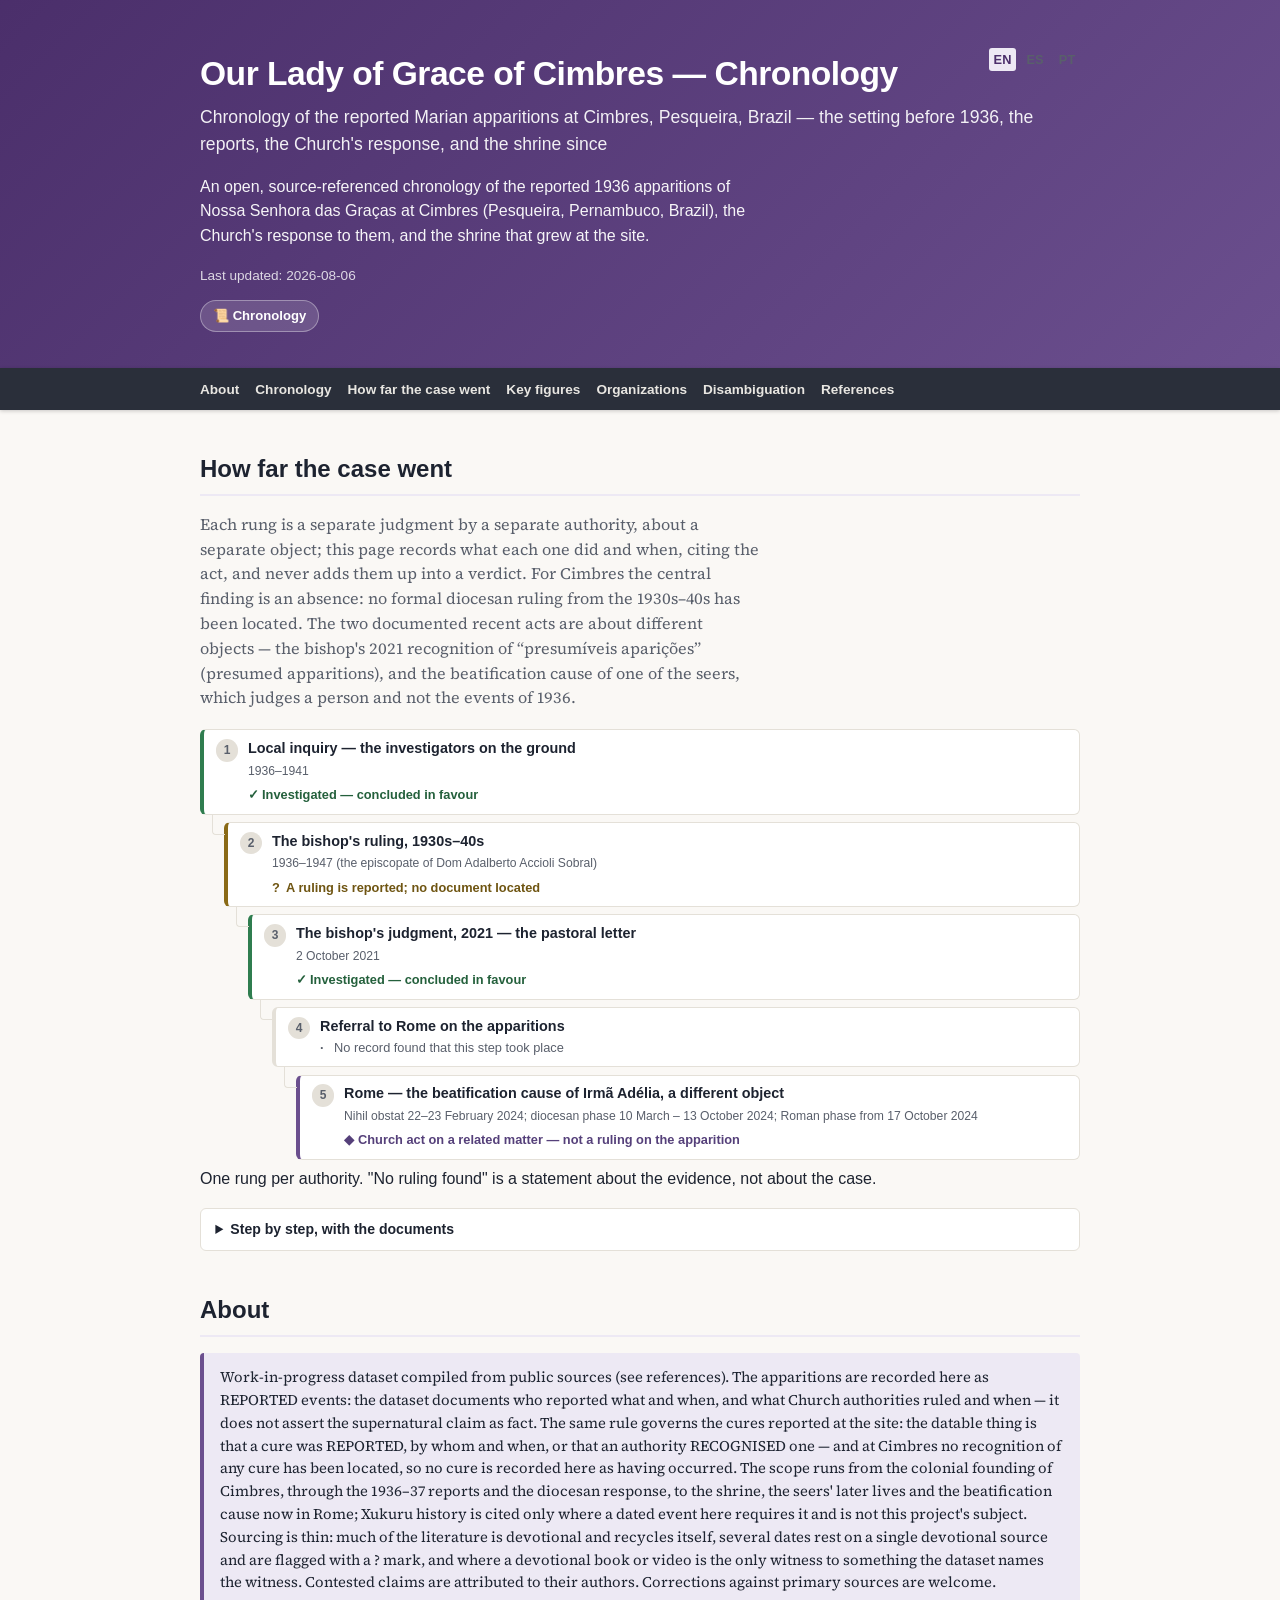
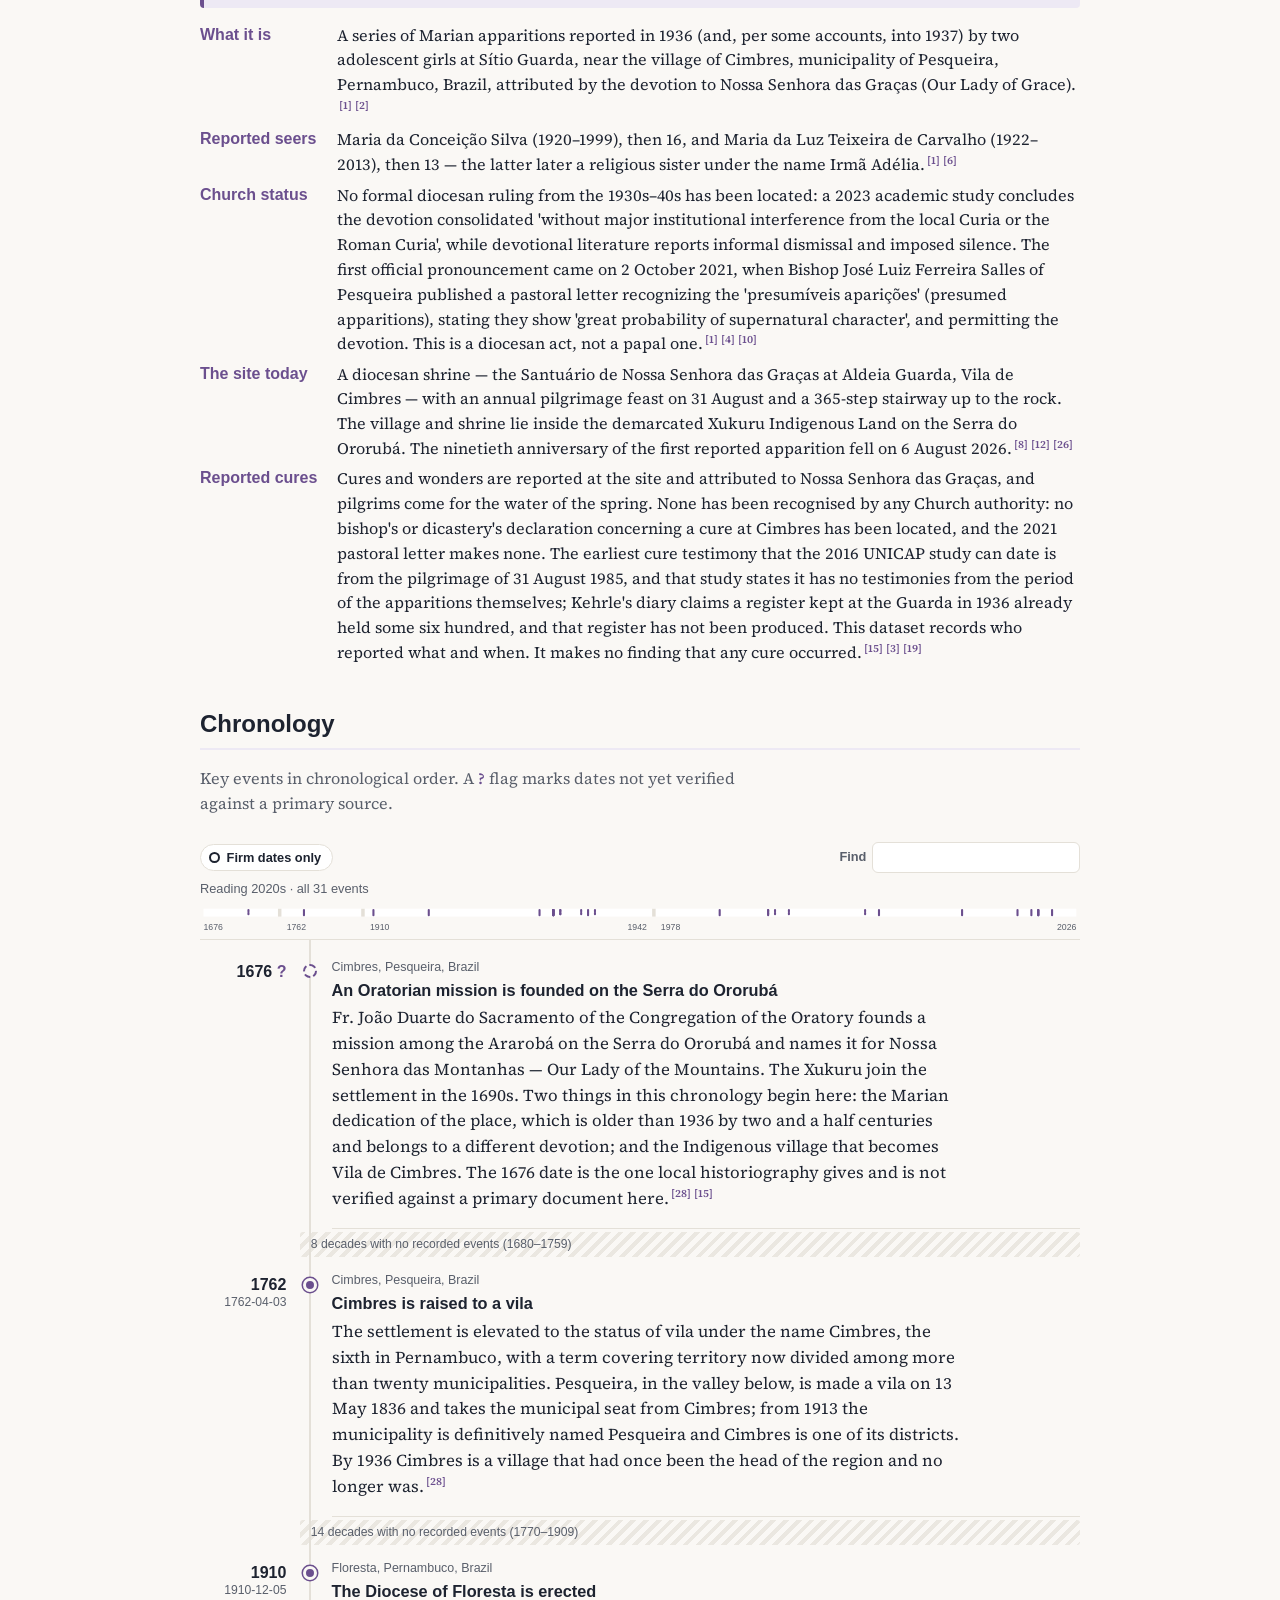
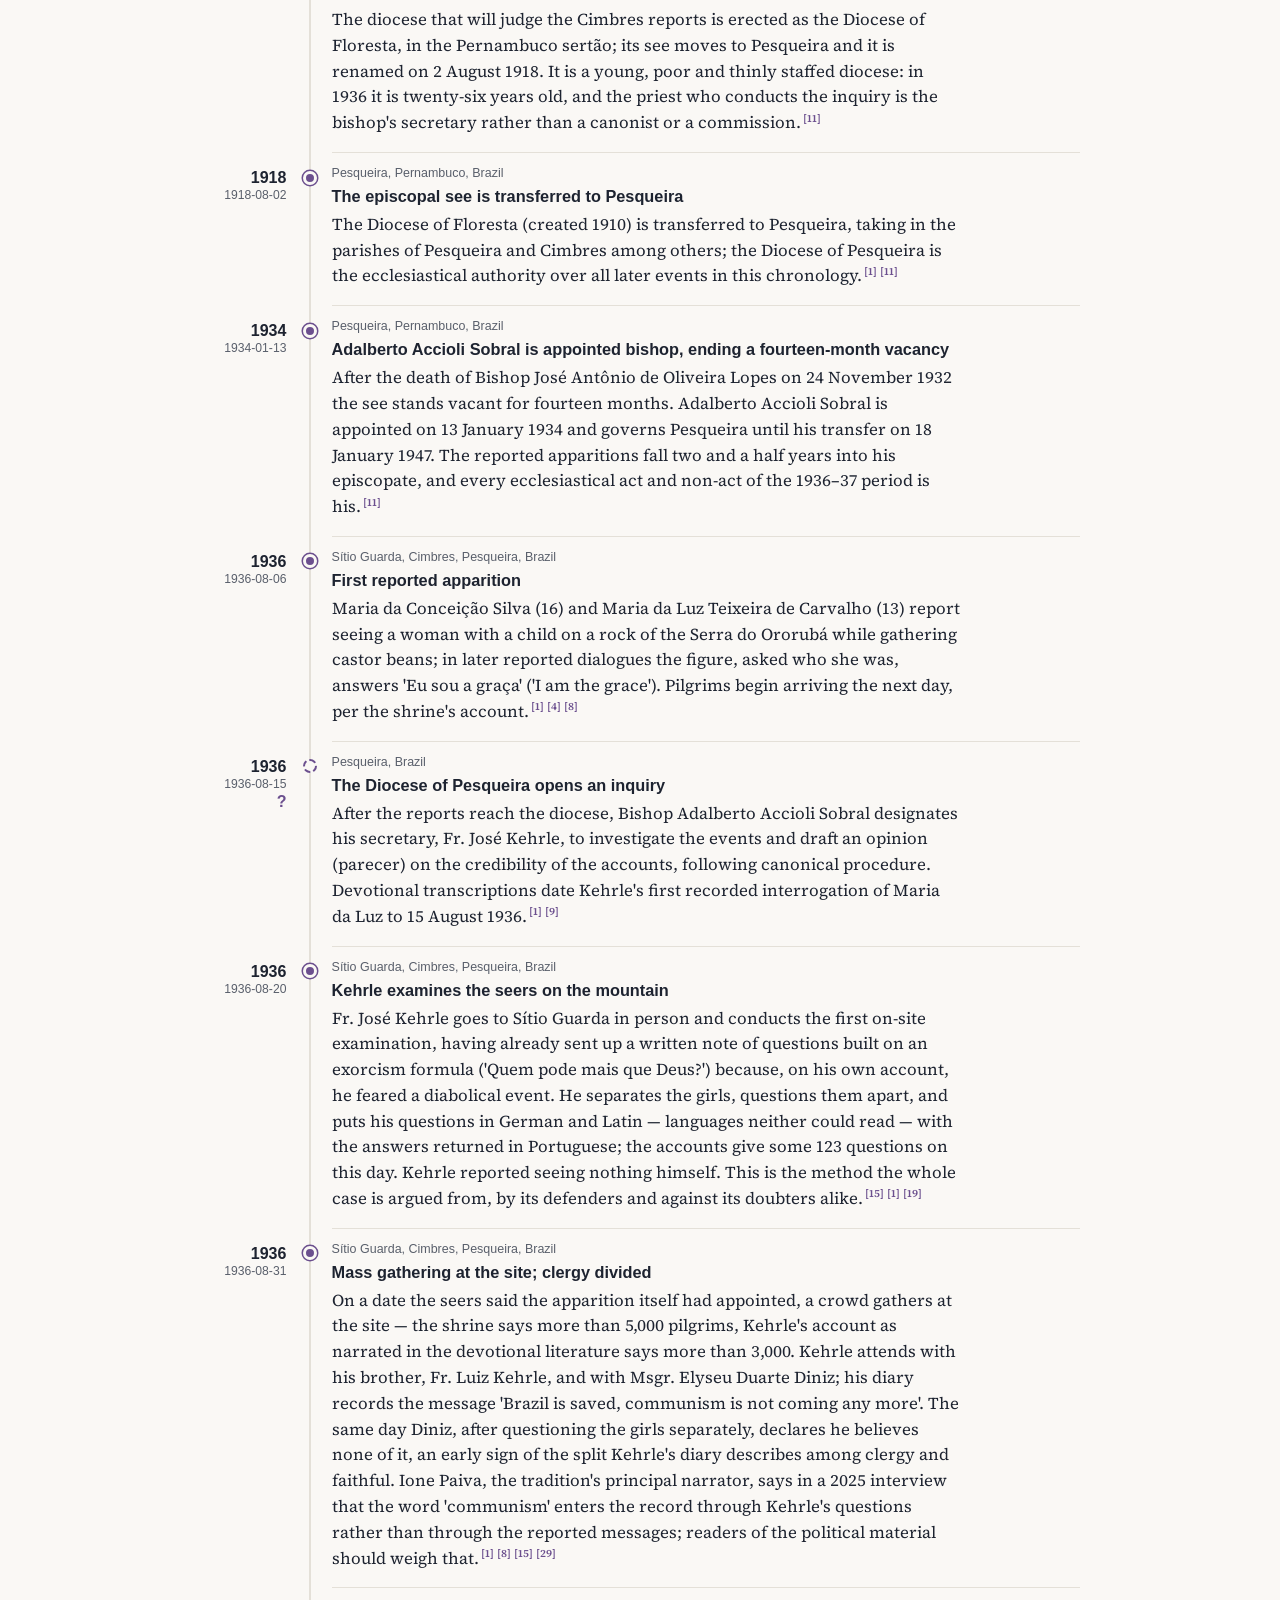
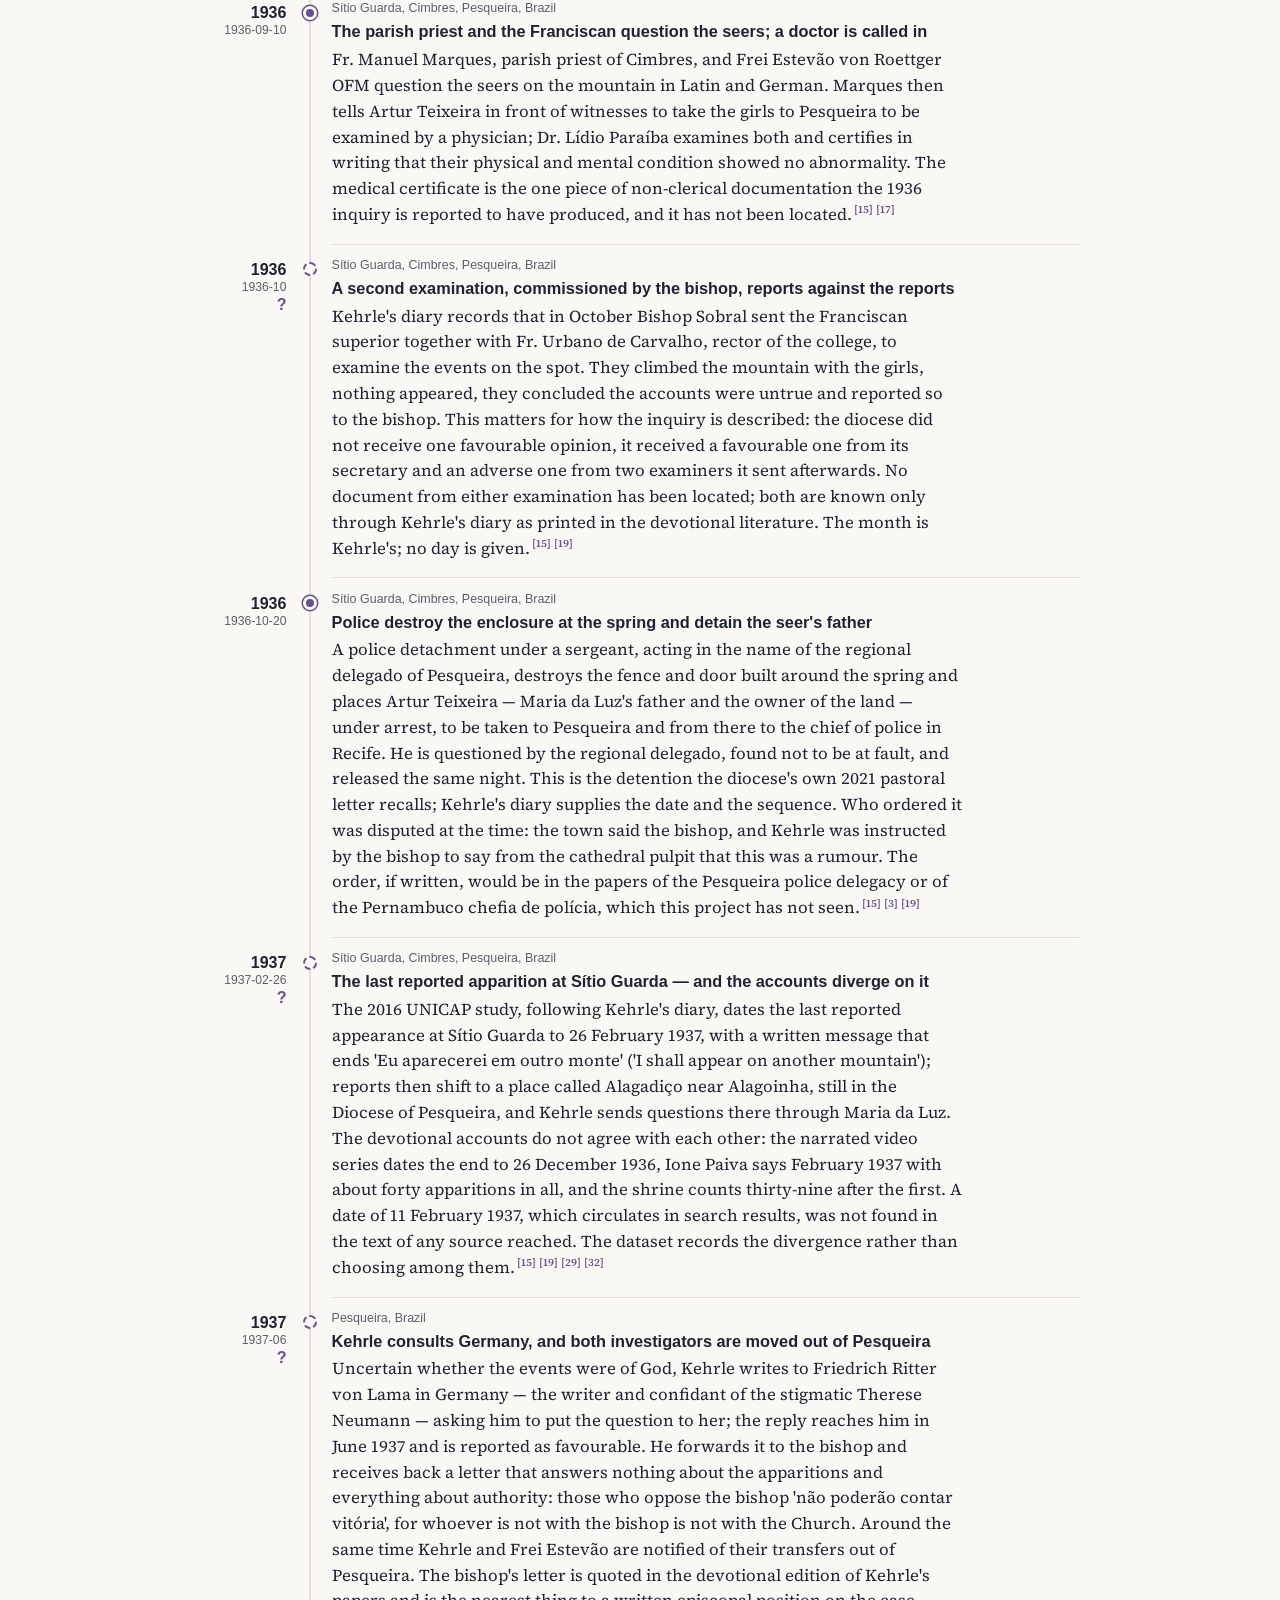
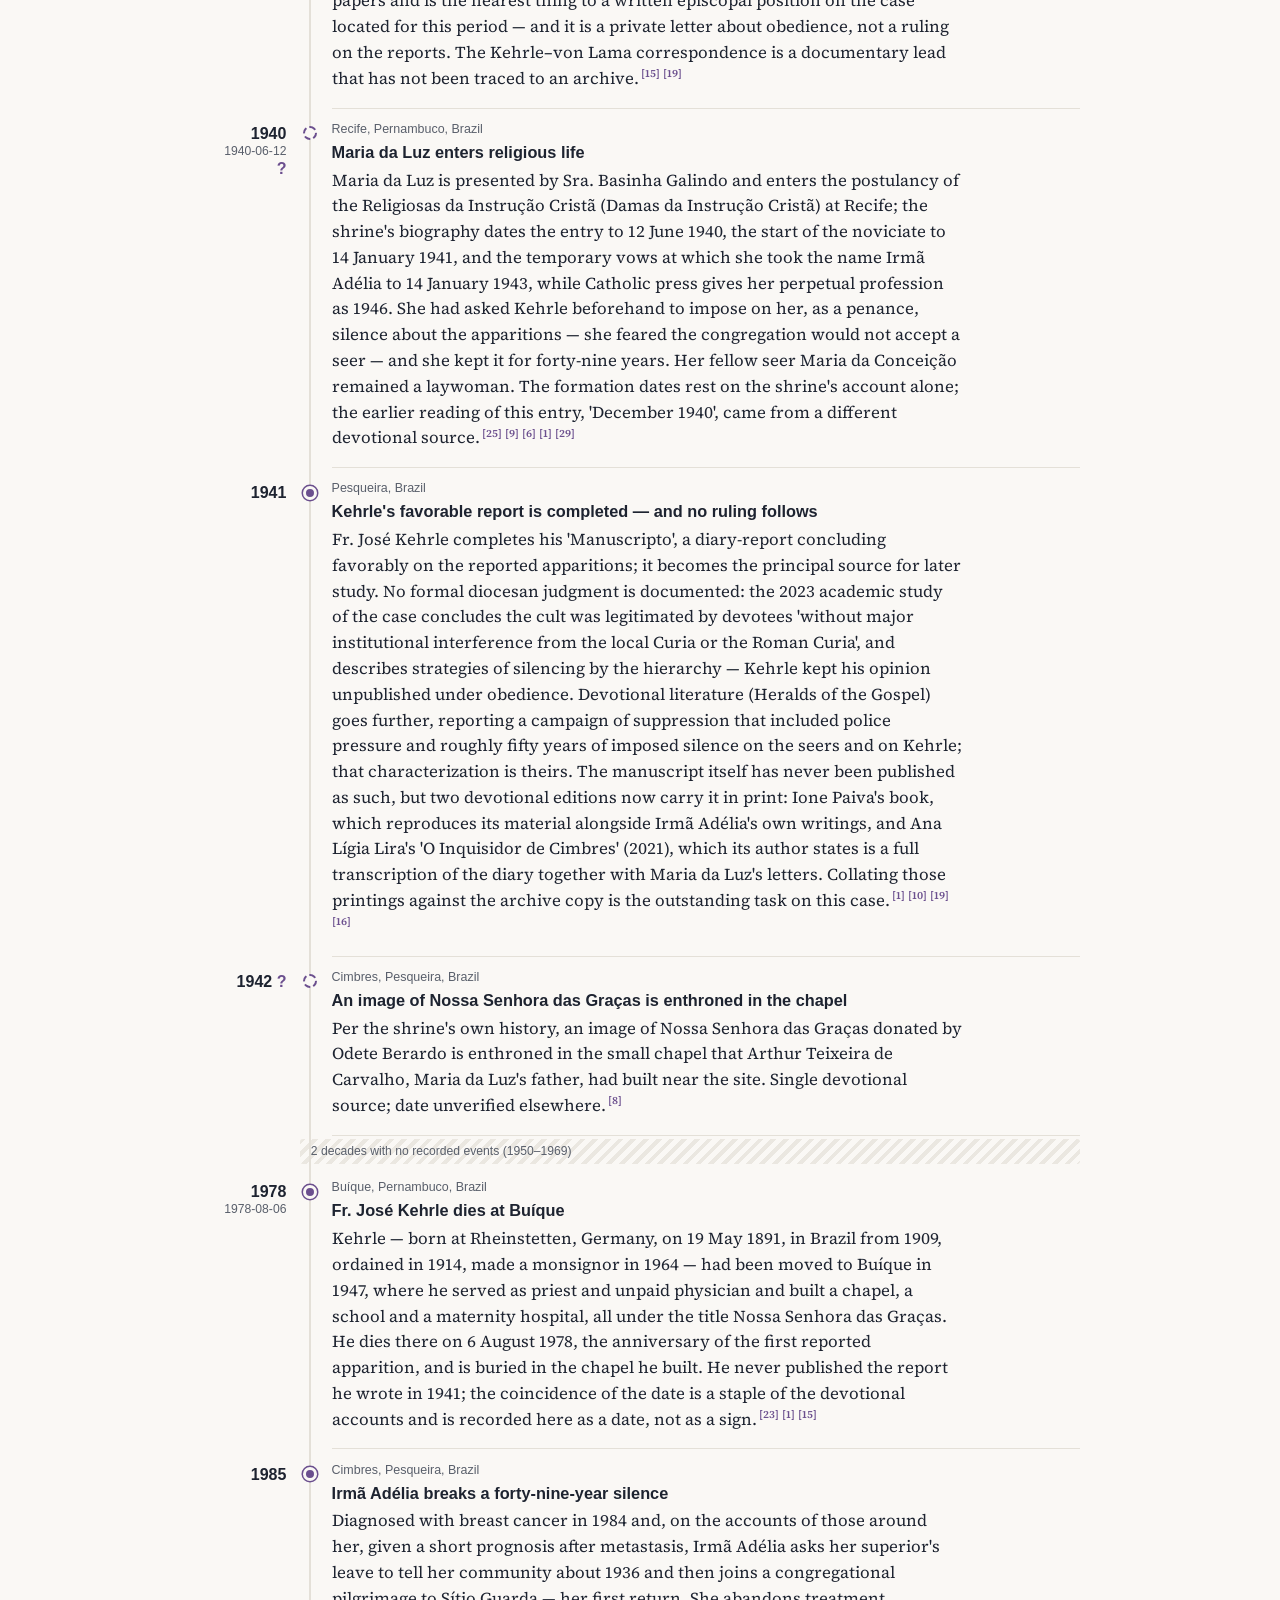
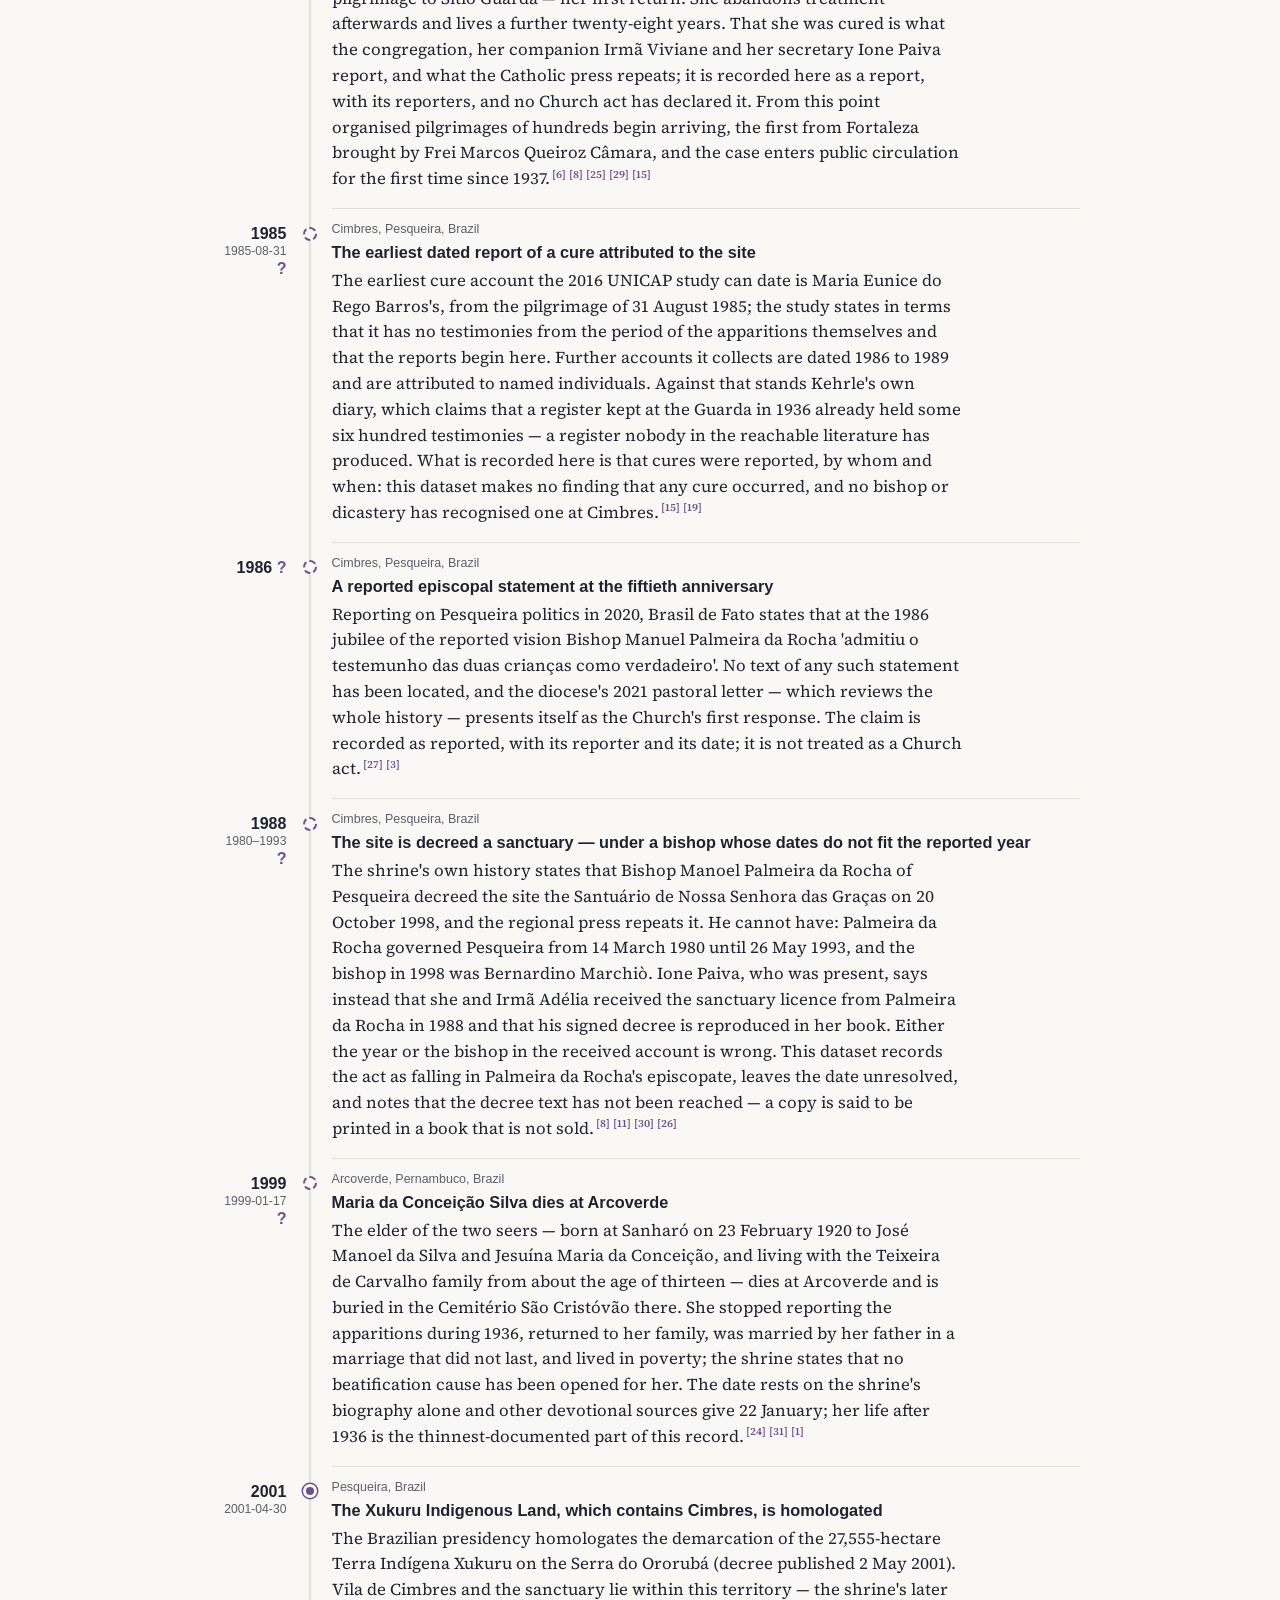
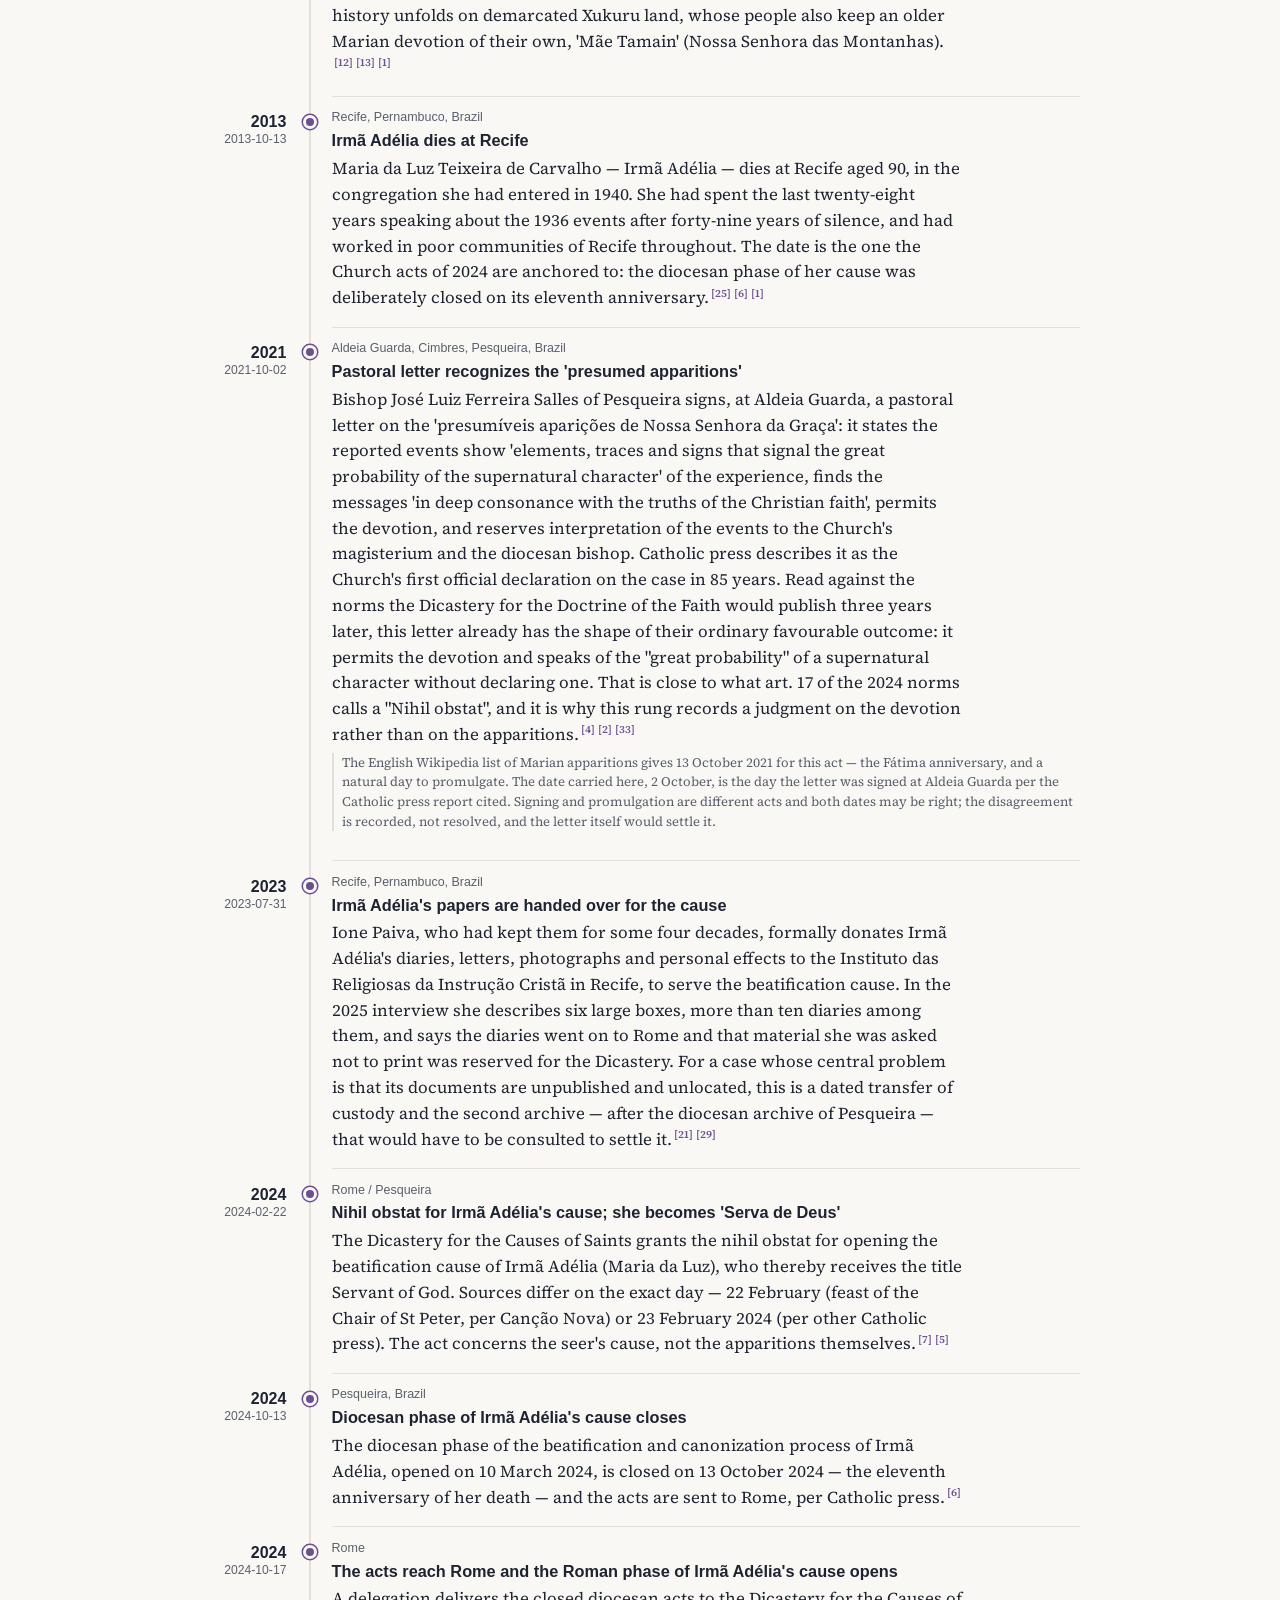
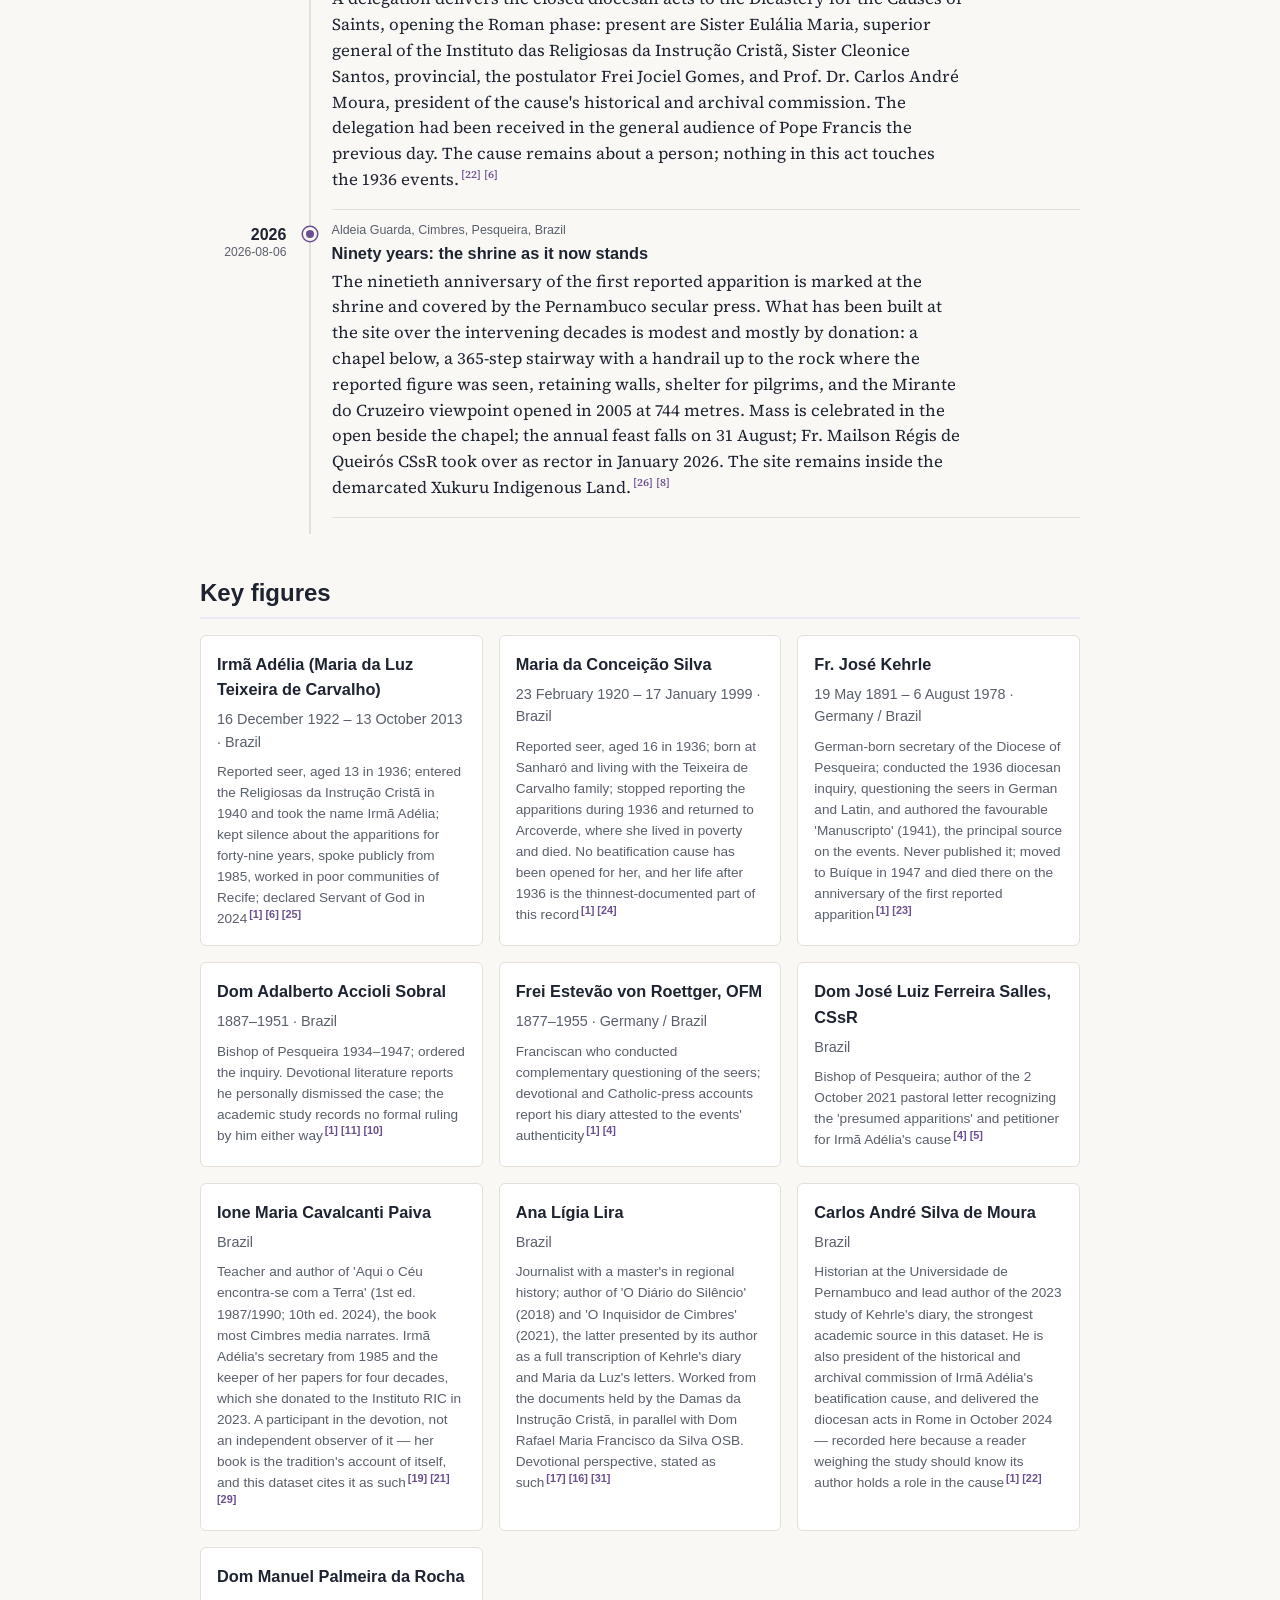
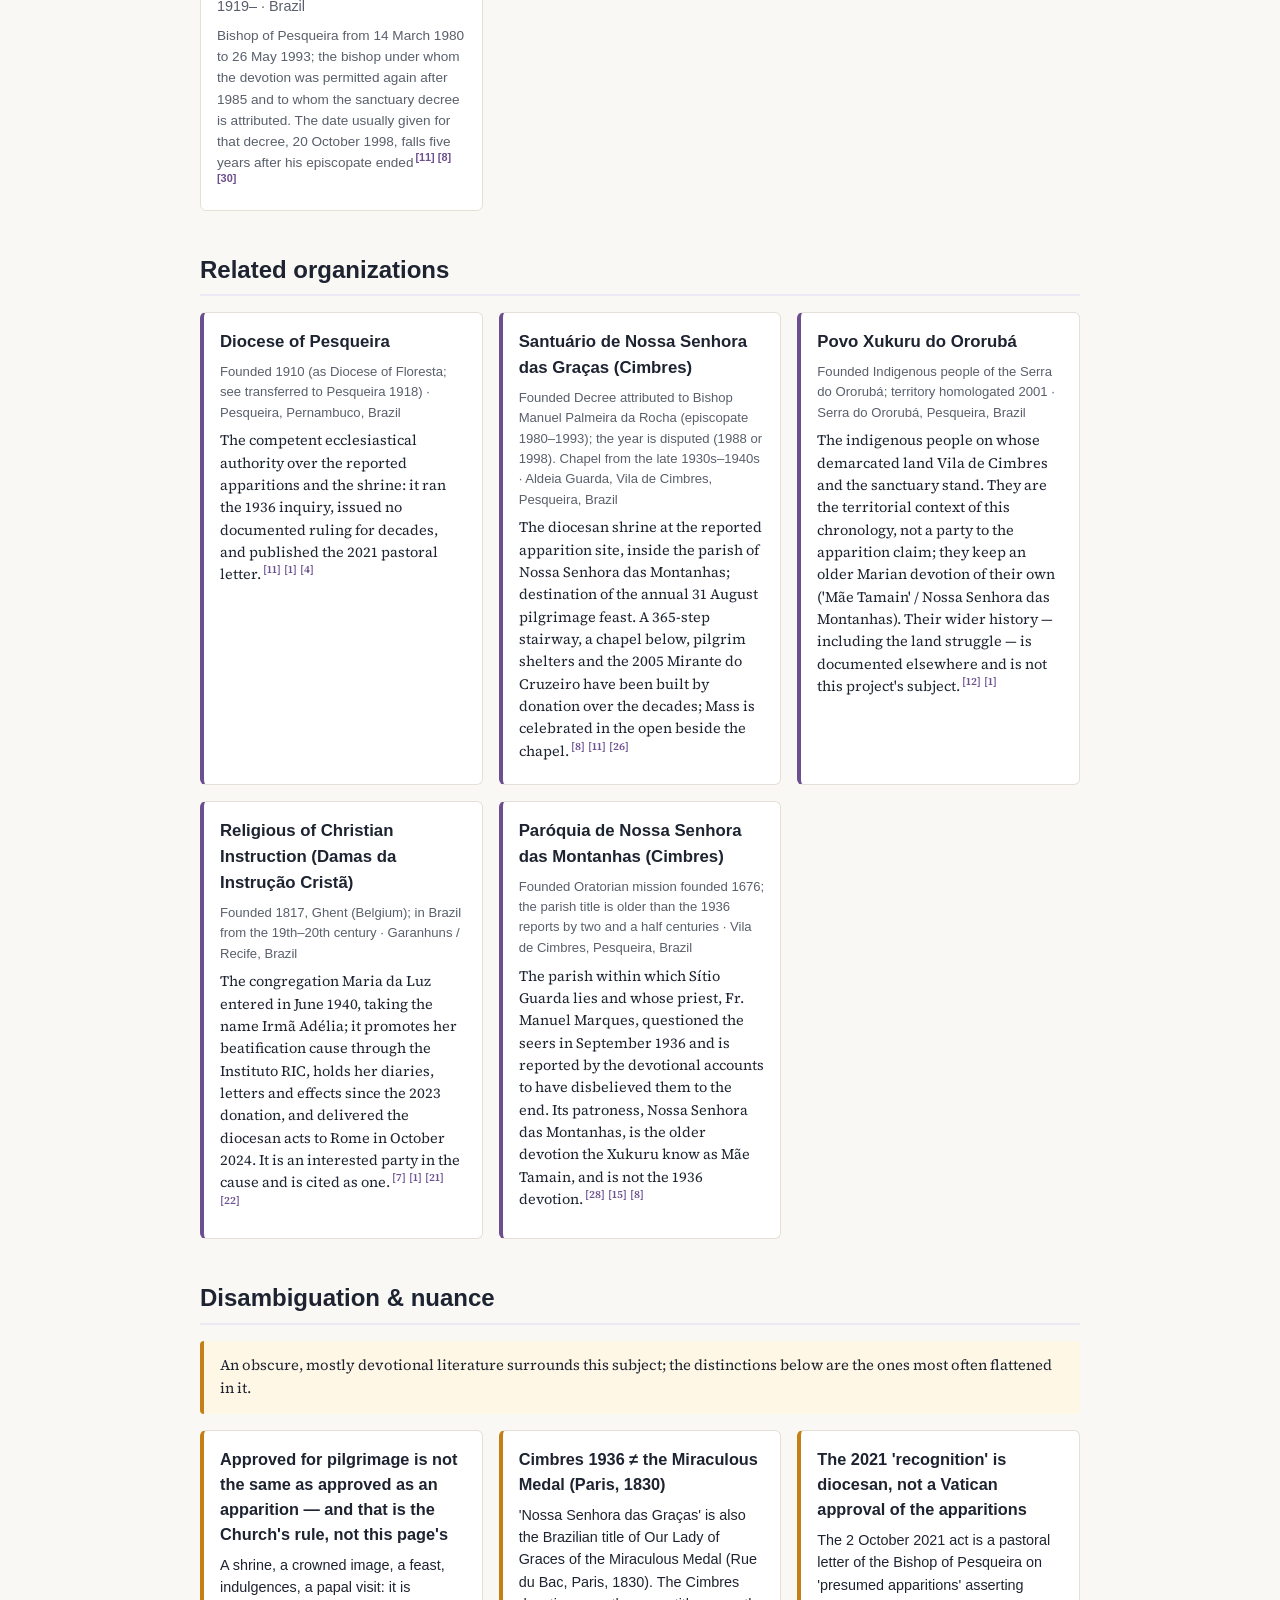
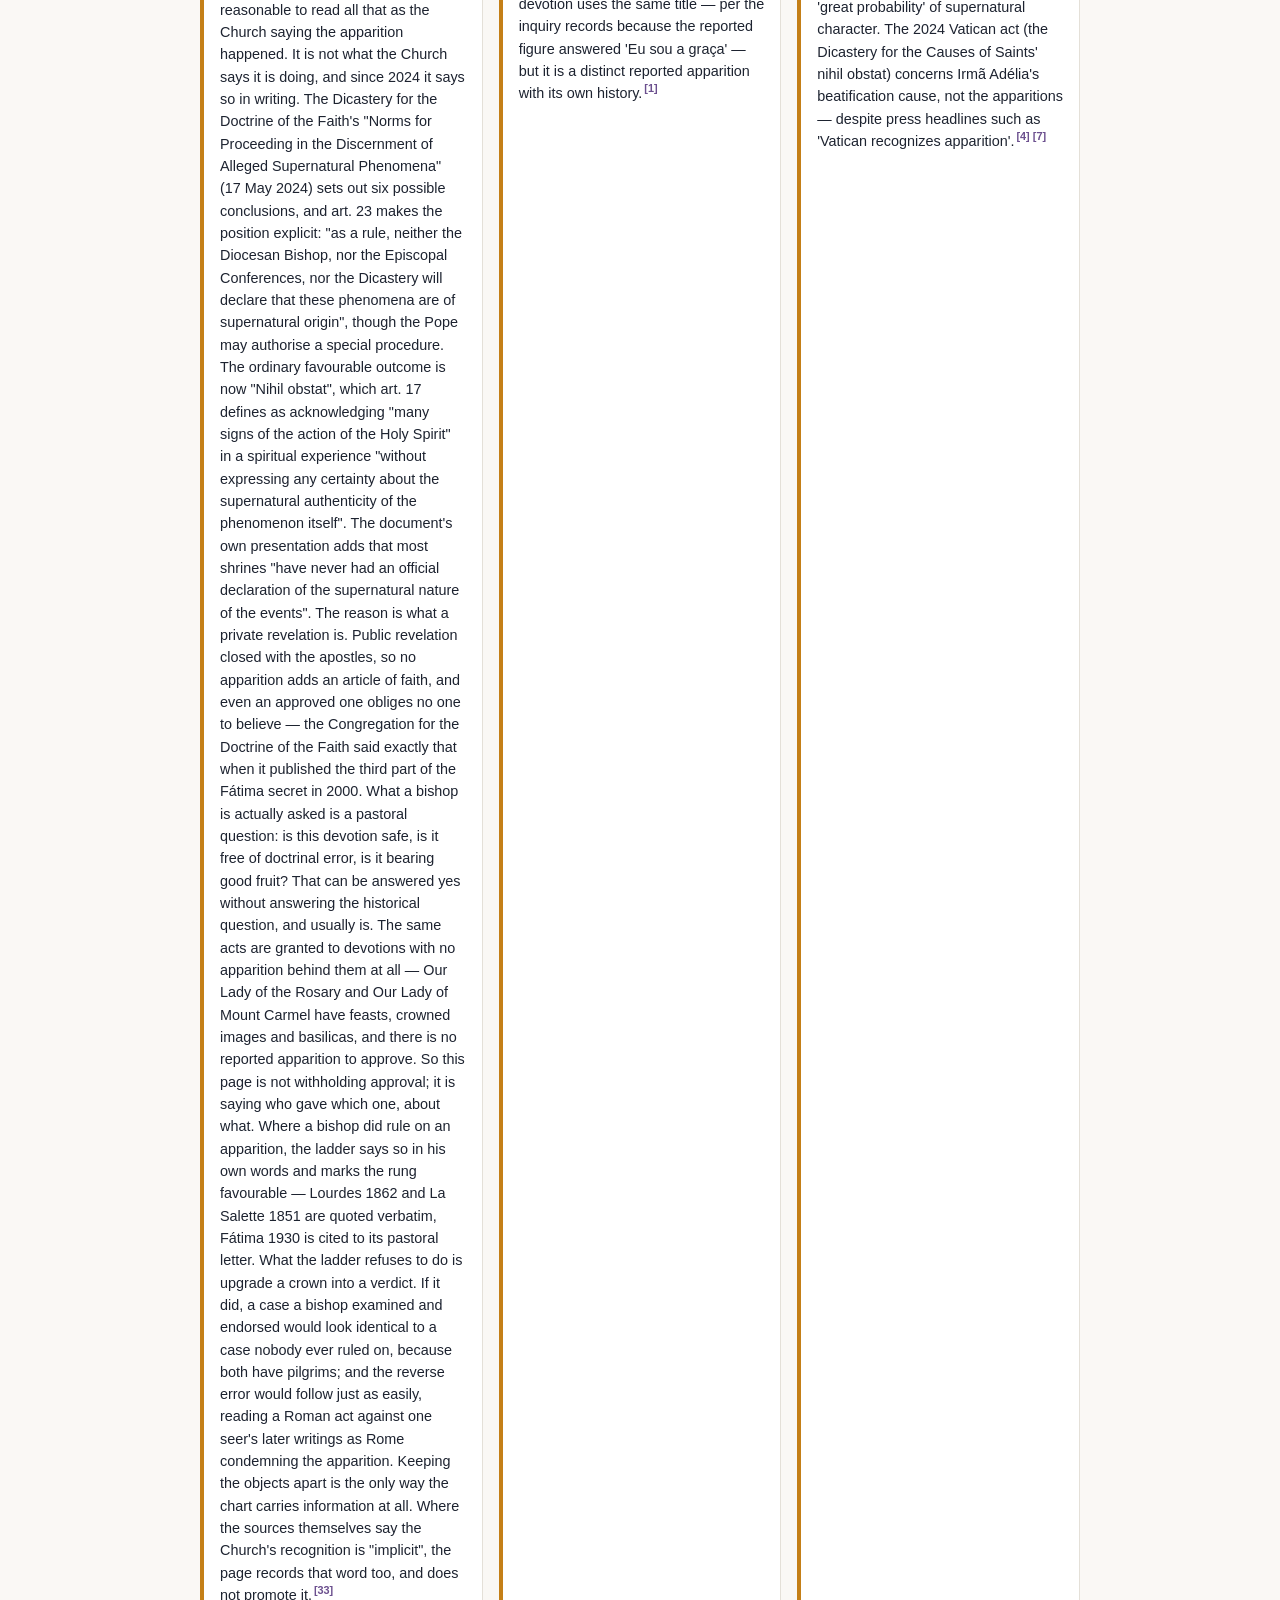
<file: docs/index.html>
<!DOCTYPE html>
<html lang="en">
<head>
  <meta charset="utf-8">
  <link rel="canonical" href="https://cronologia.github.io/cimbres/en/">
  <link rel="alternate" hreflang="en" href="https://cronologia.github.io/cimbres/en/">
  <link rel="alternate" hreflang="es" href="https://cronologia.github.io/cimbres/es/">
  <link rel="alternate" hreflang="pt" href="https://cronologia.github.io/cimbres/pt/">
  <link rel="alternate" hreflang="x-default" href="https://cronologia.github.io/cimbres/en/">
  <script>
    (function () {
      var supported = ["en","es","pt"];
      var stored = null; try { stored = localStorage.getItem('lang'); } catch (e) {}
      var nav = (navigator.language || 'en').slice(0, 2).toLowerCase();
      var pick = supported.indexOf(stored) >= 0 ? stored : (supported.indexOf(nav) >= 0 ? nav : 'en');
      location.replace('./' + pick + '/');
    })();
  </script>
  <noscript><meta http-equiv="refresh" content="0; url=./en/"></noscript>
  <title>Cronologia</title>
</head>
<body><p>Redirecting… <a href="./en/">English</a> · <a href="./es/">Español</a> · <a href="./pt/">Português</a></p></body>
</html>
</file>
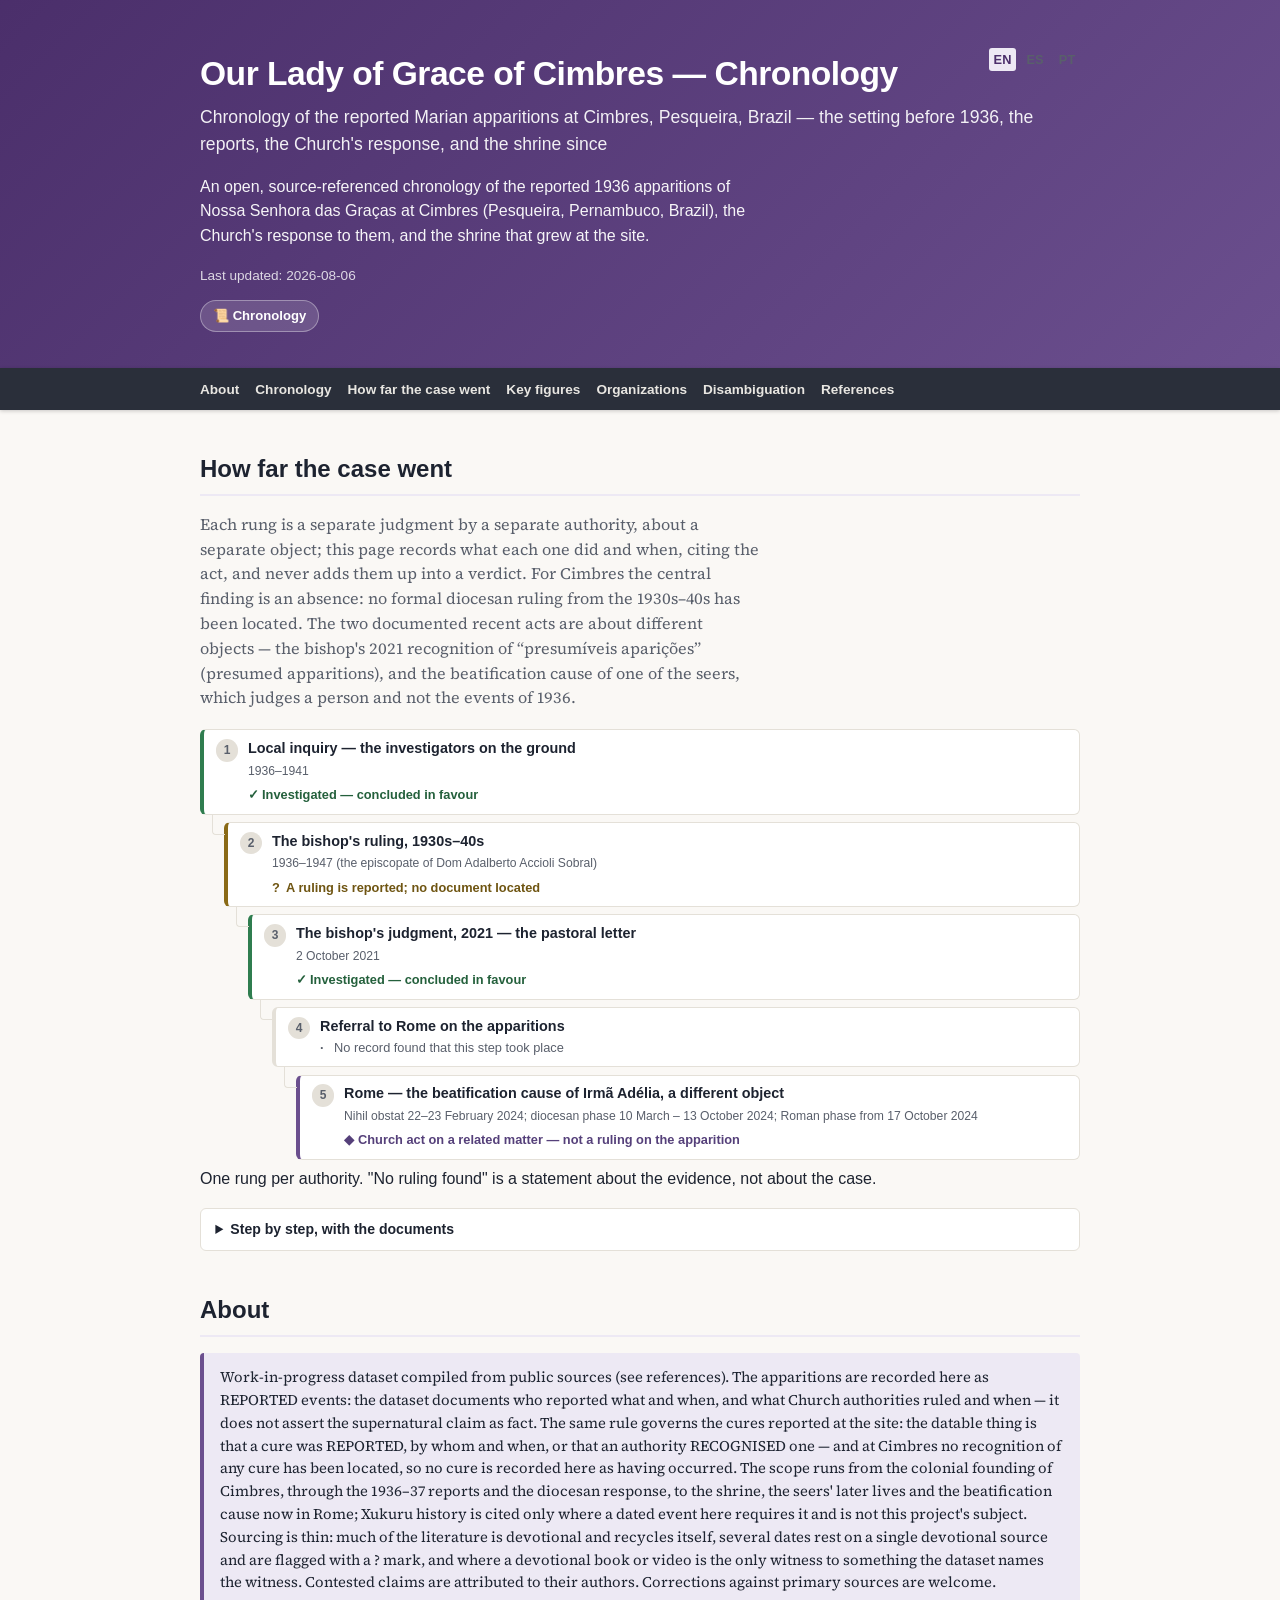
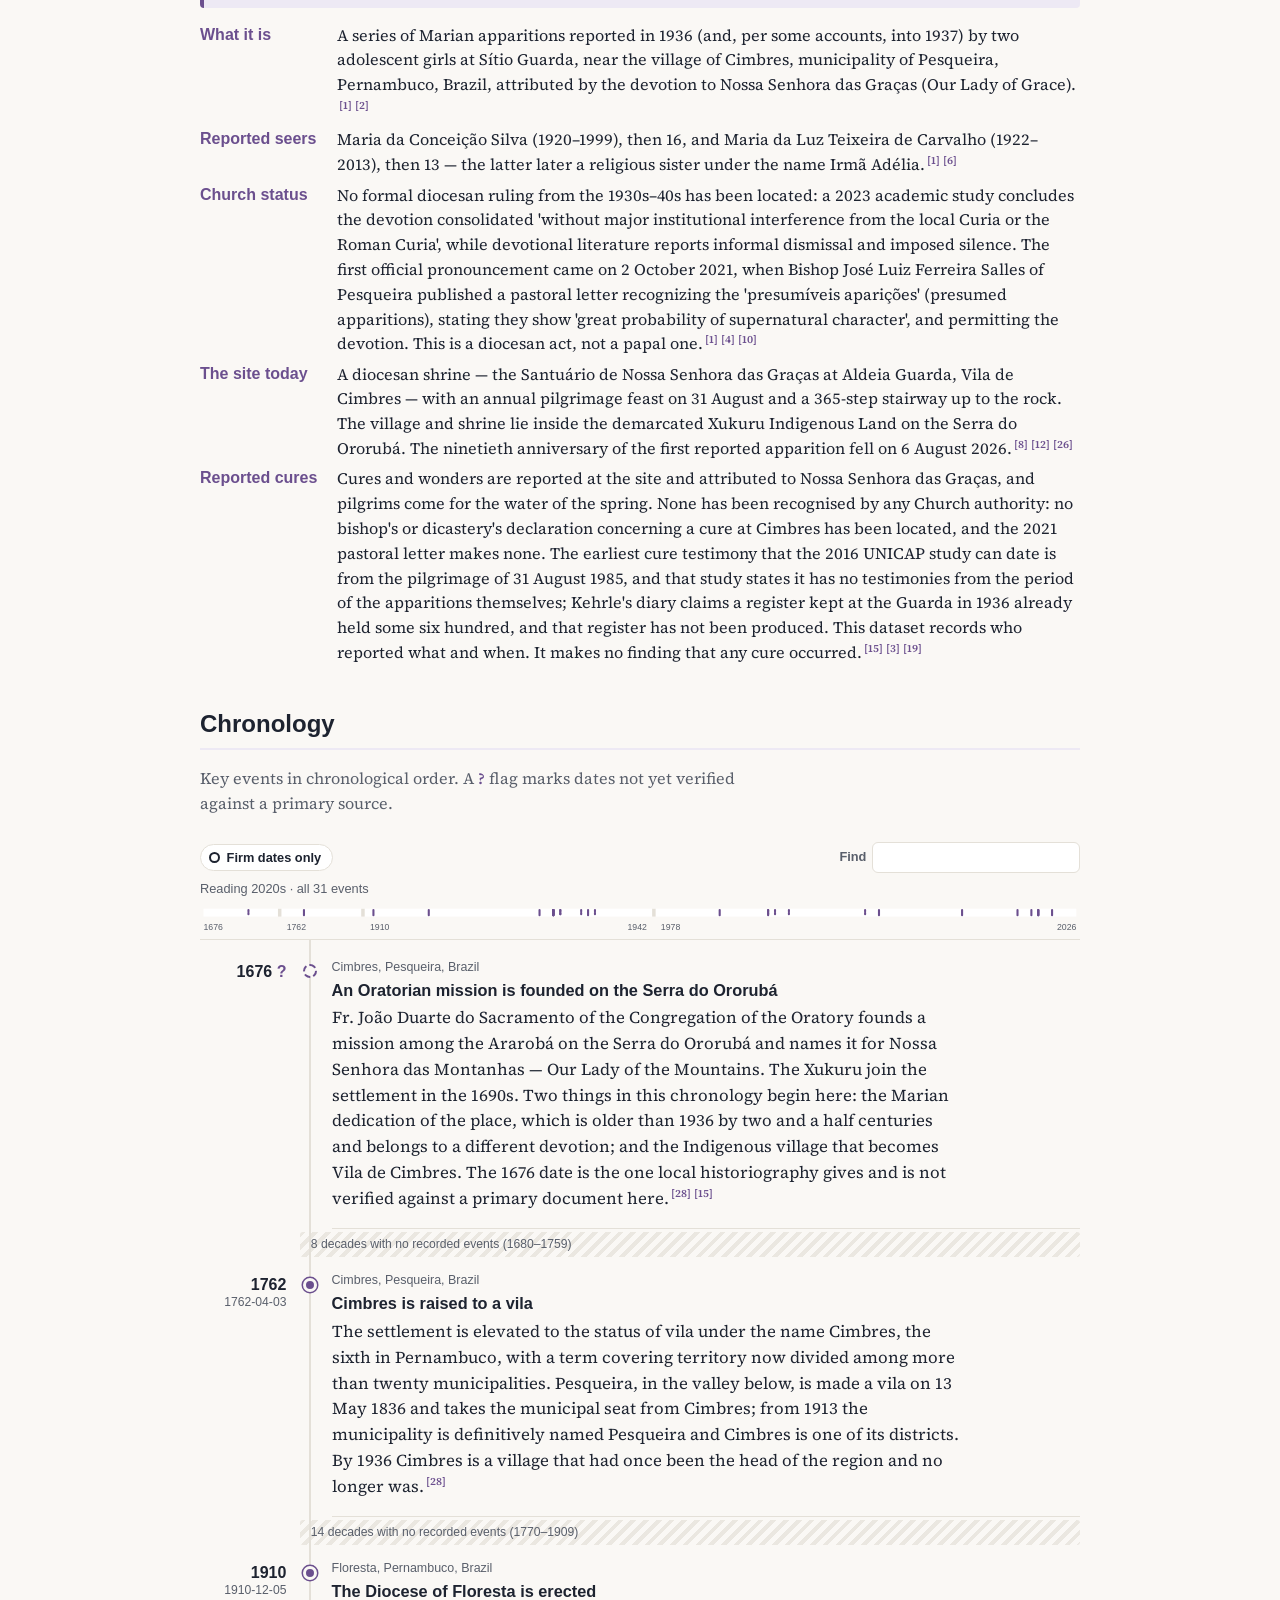
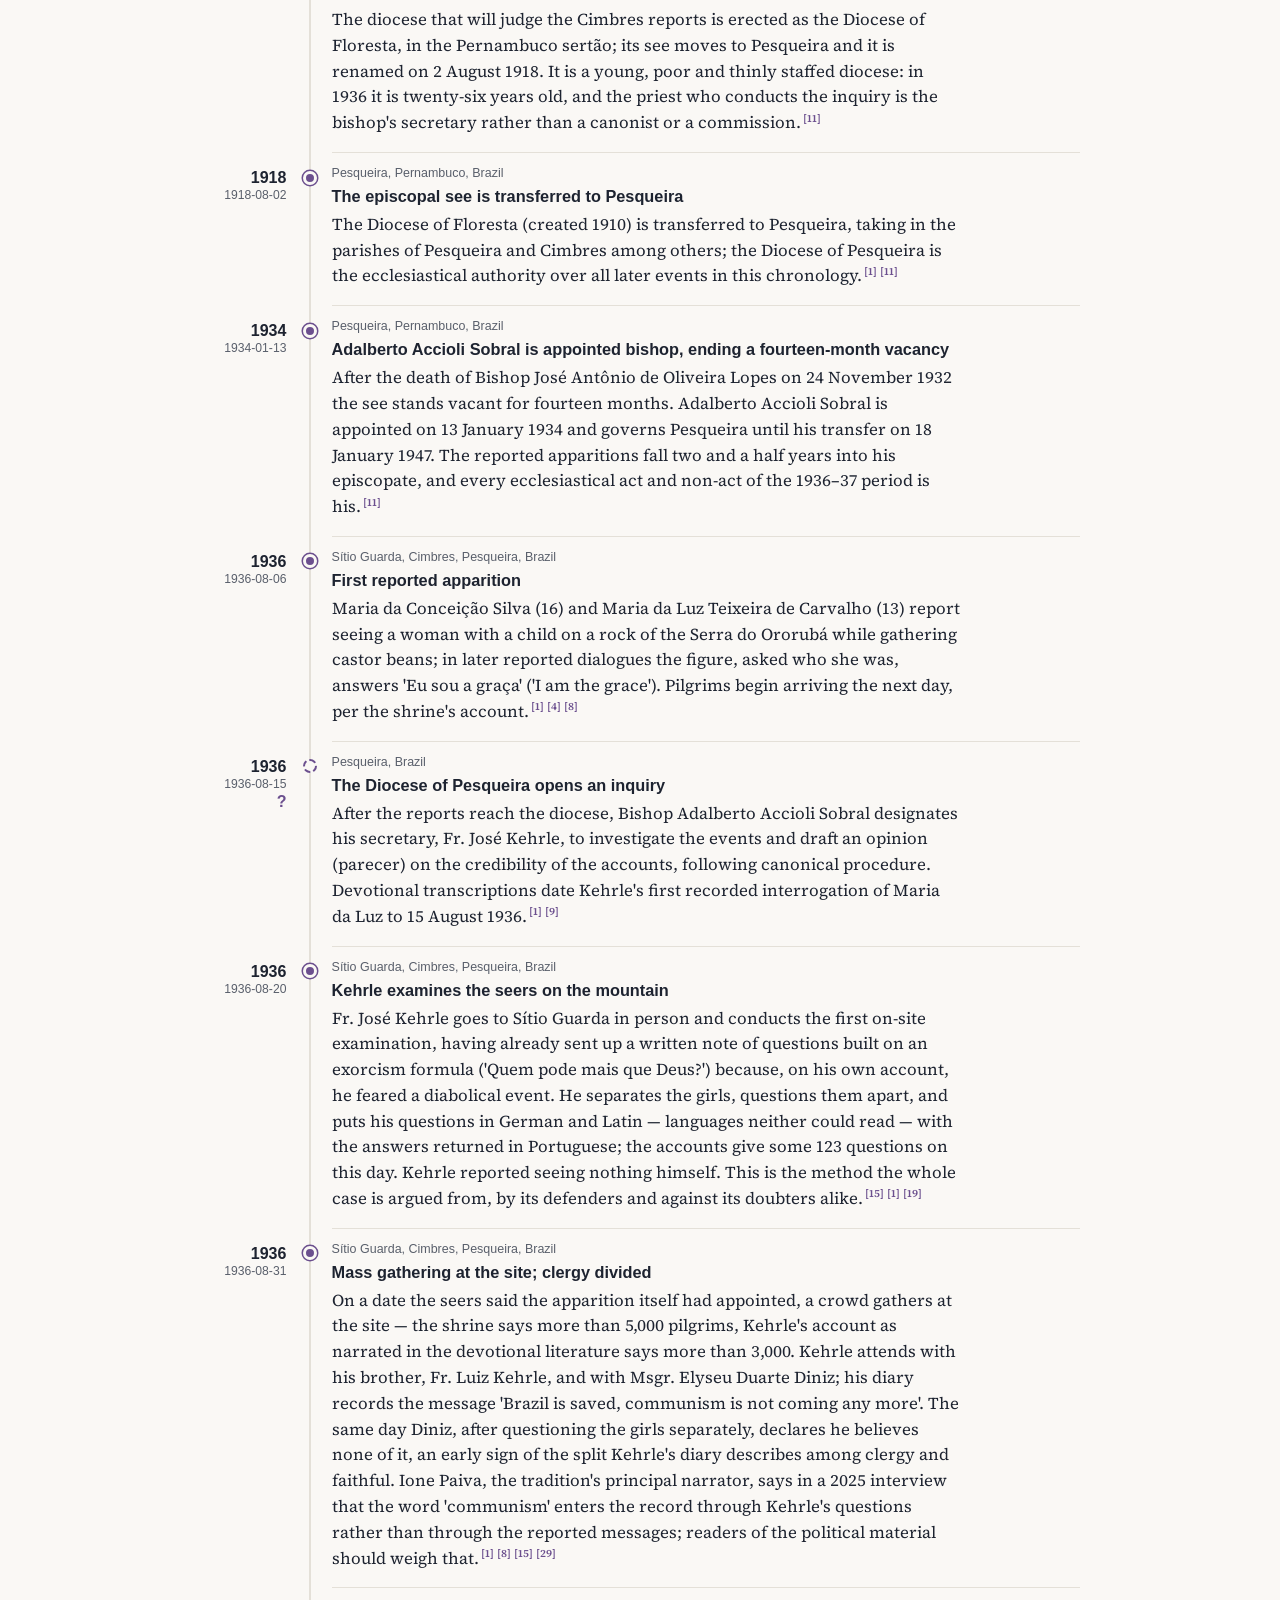
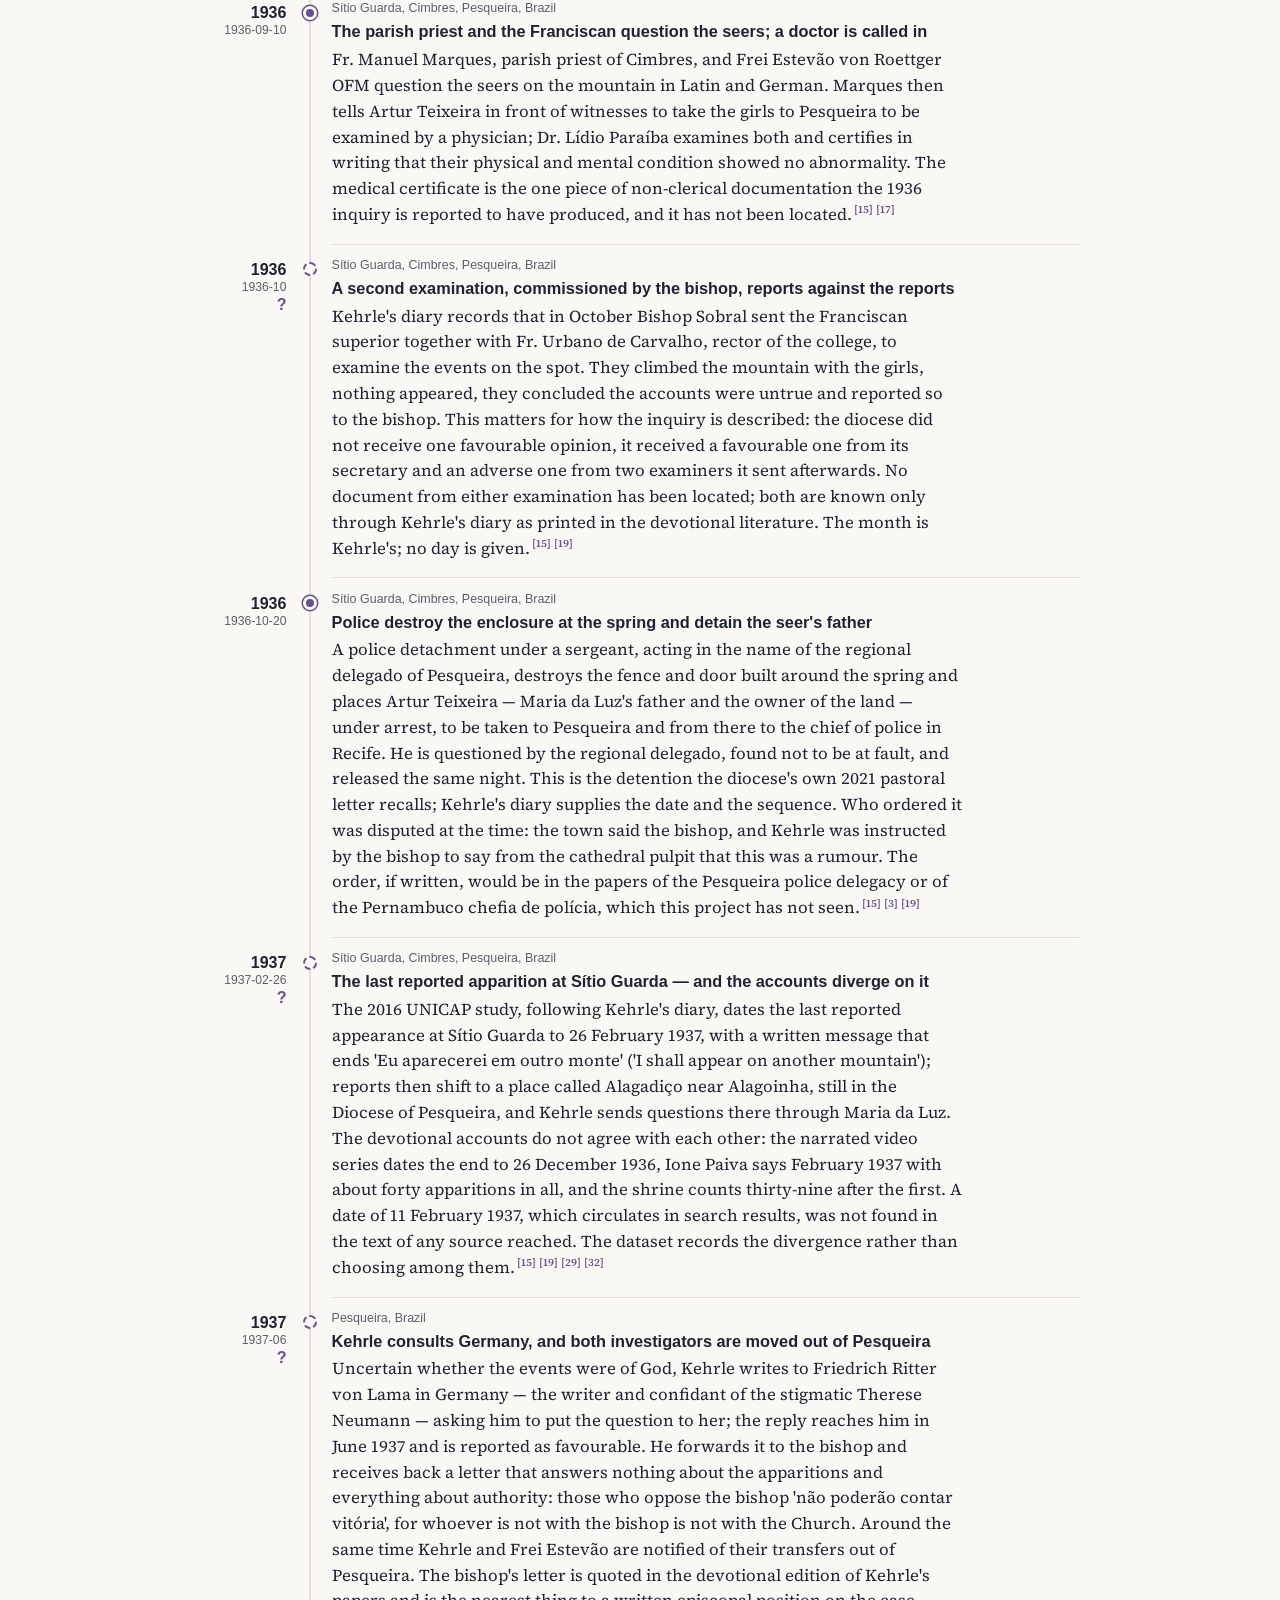
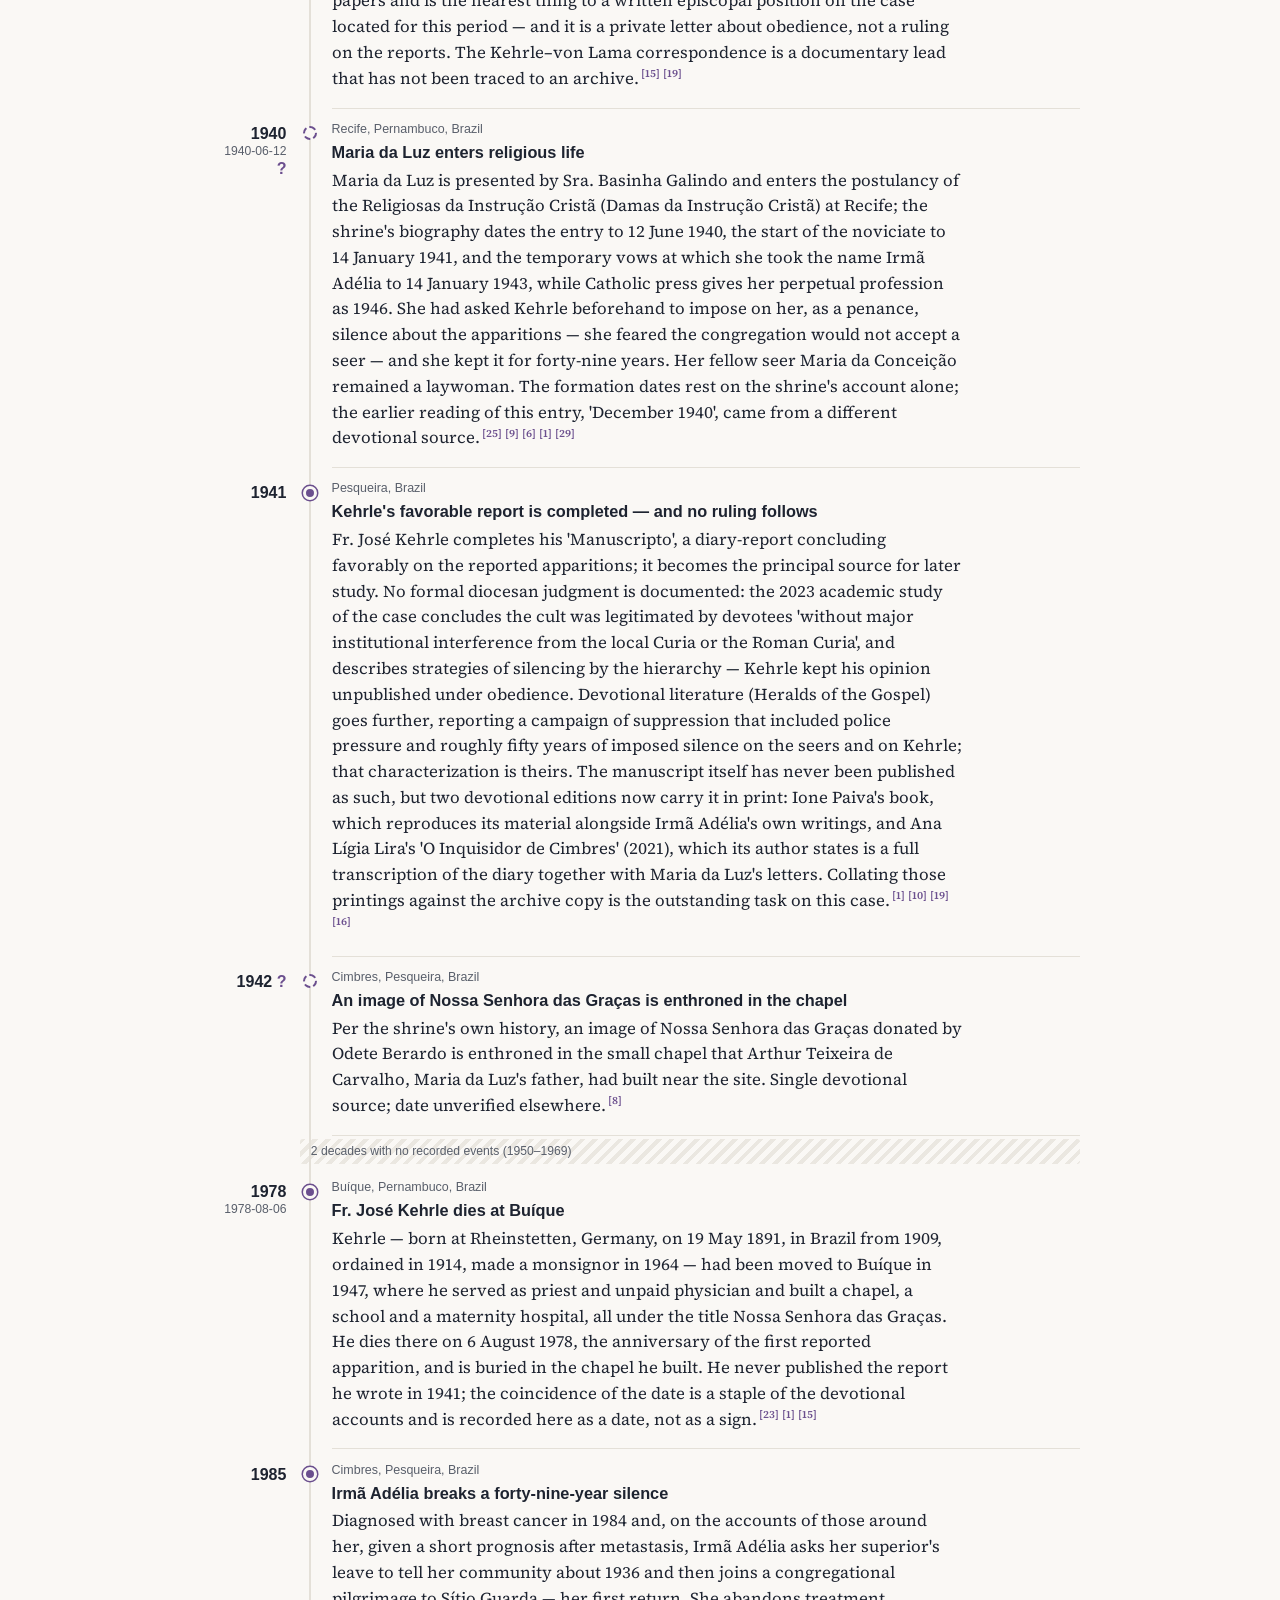
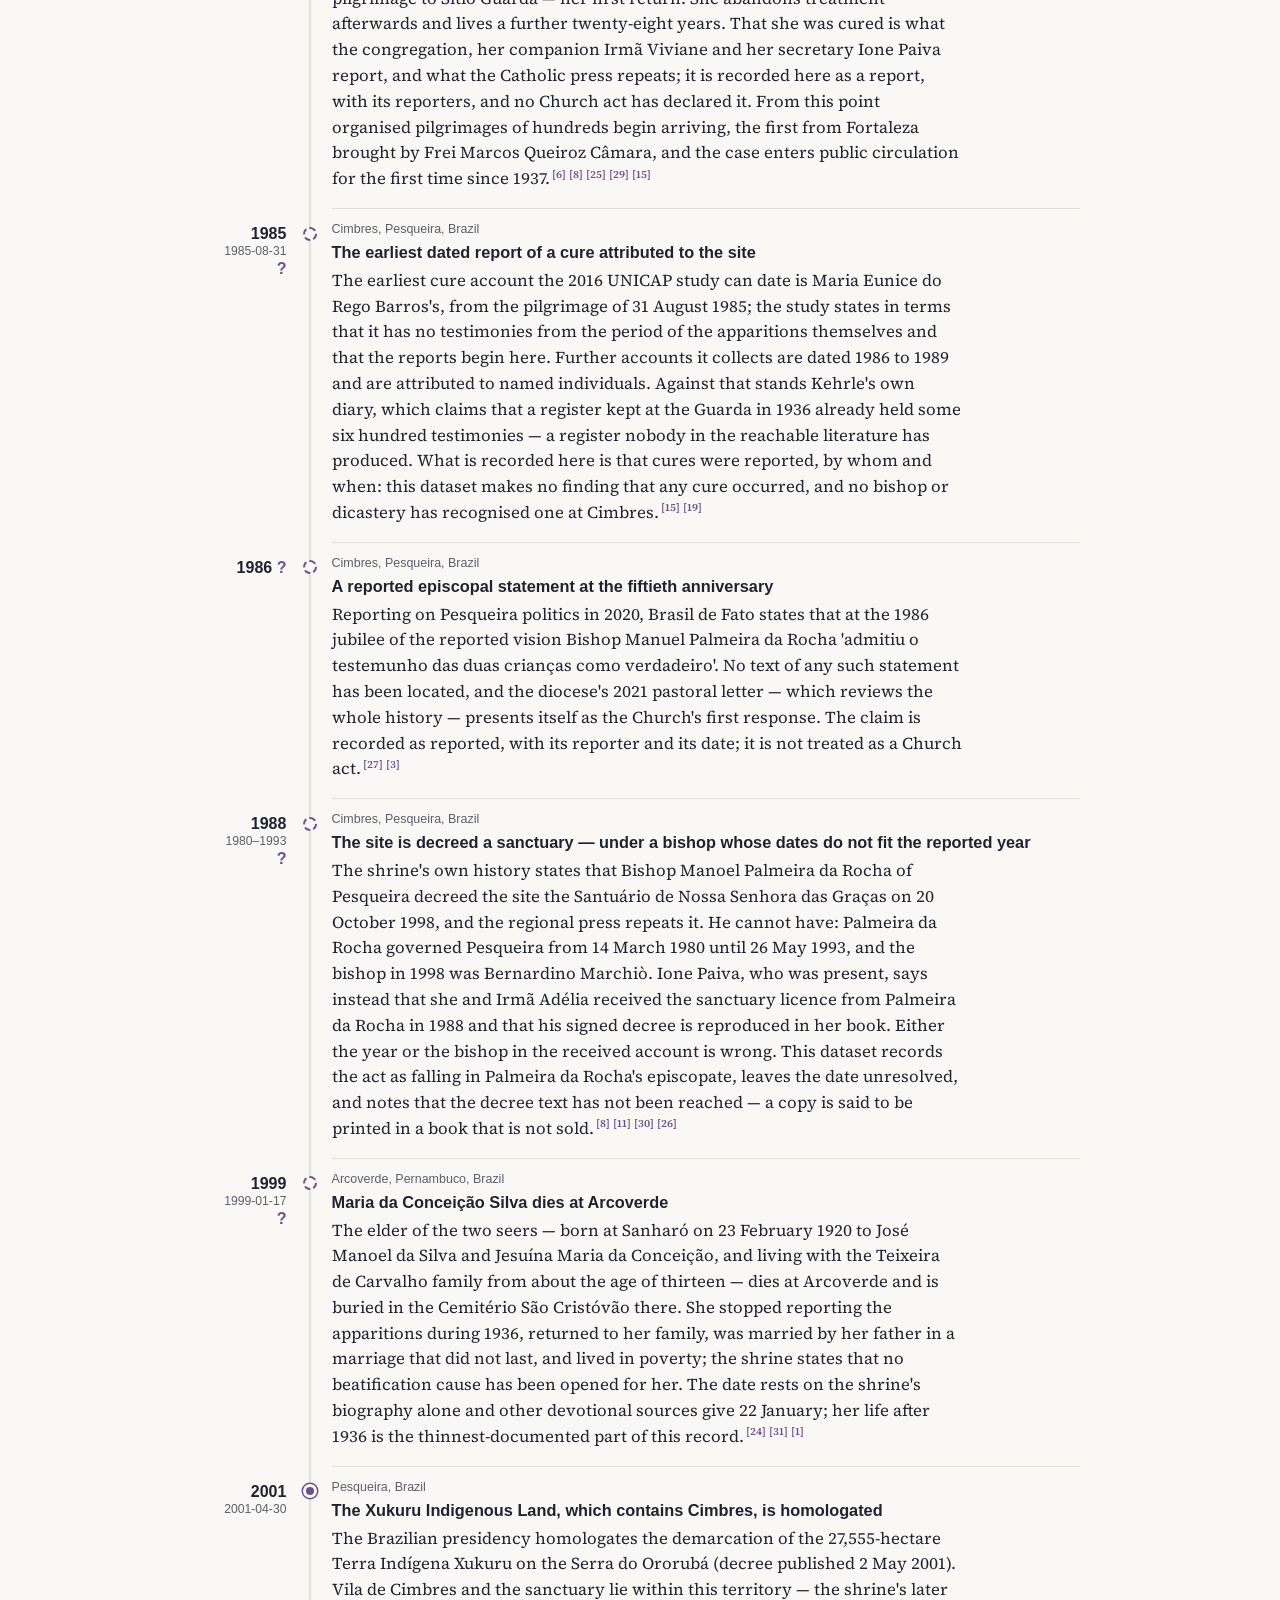
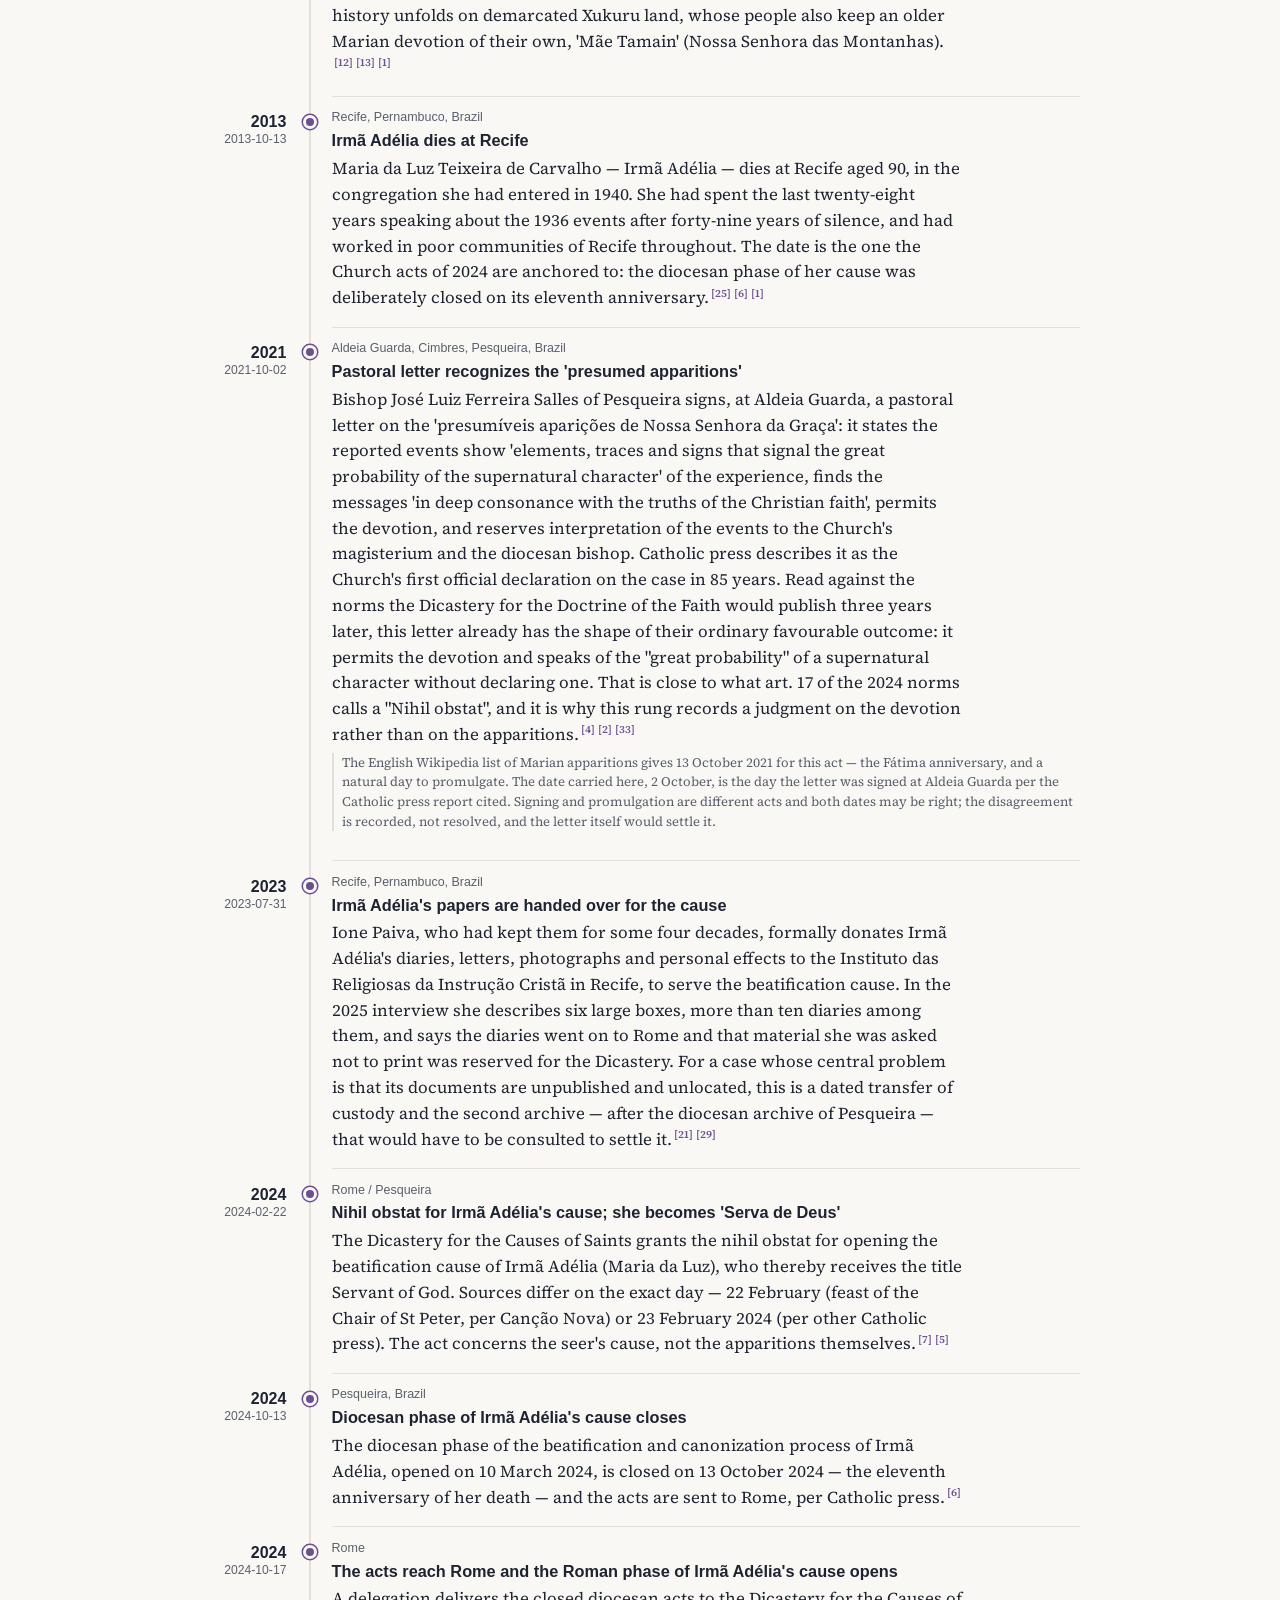
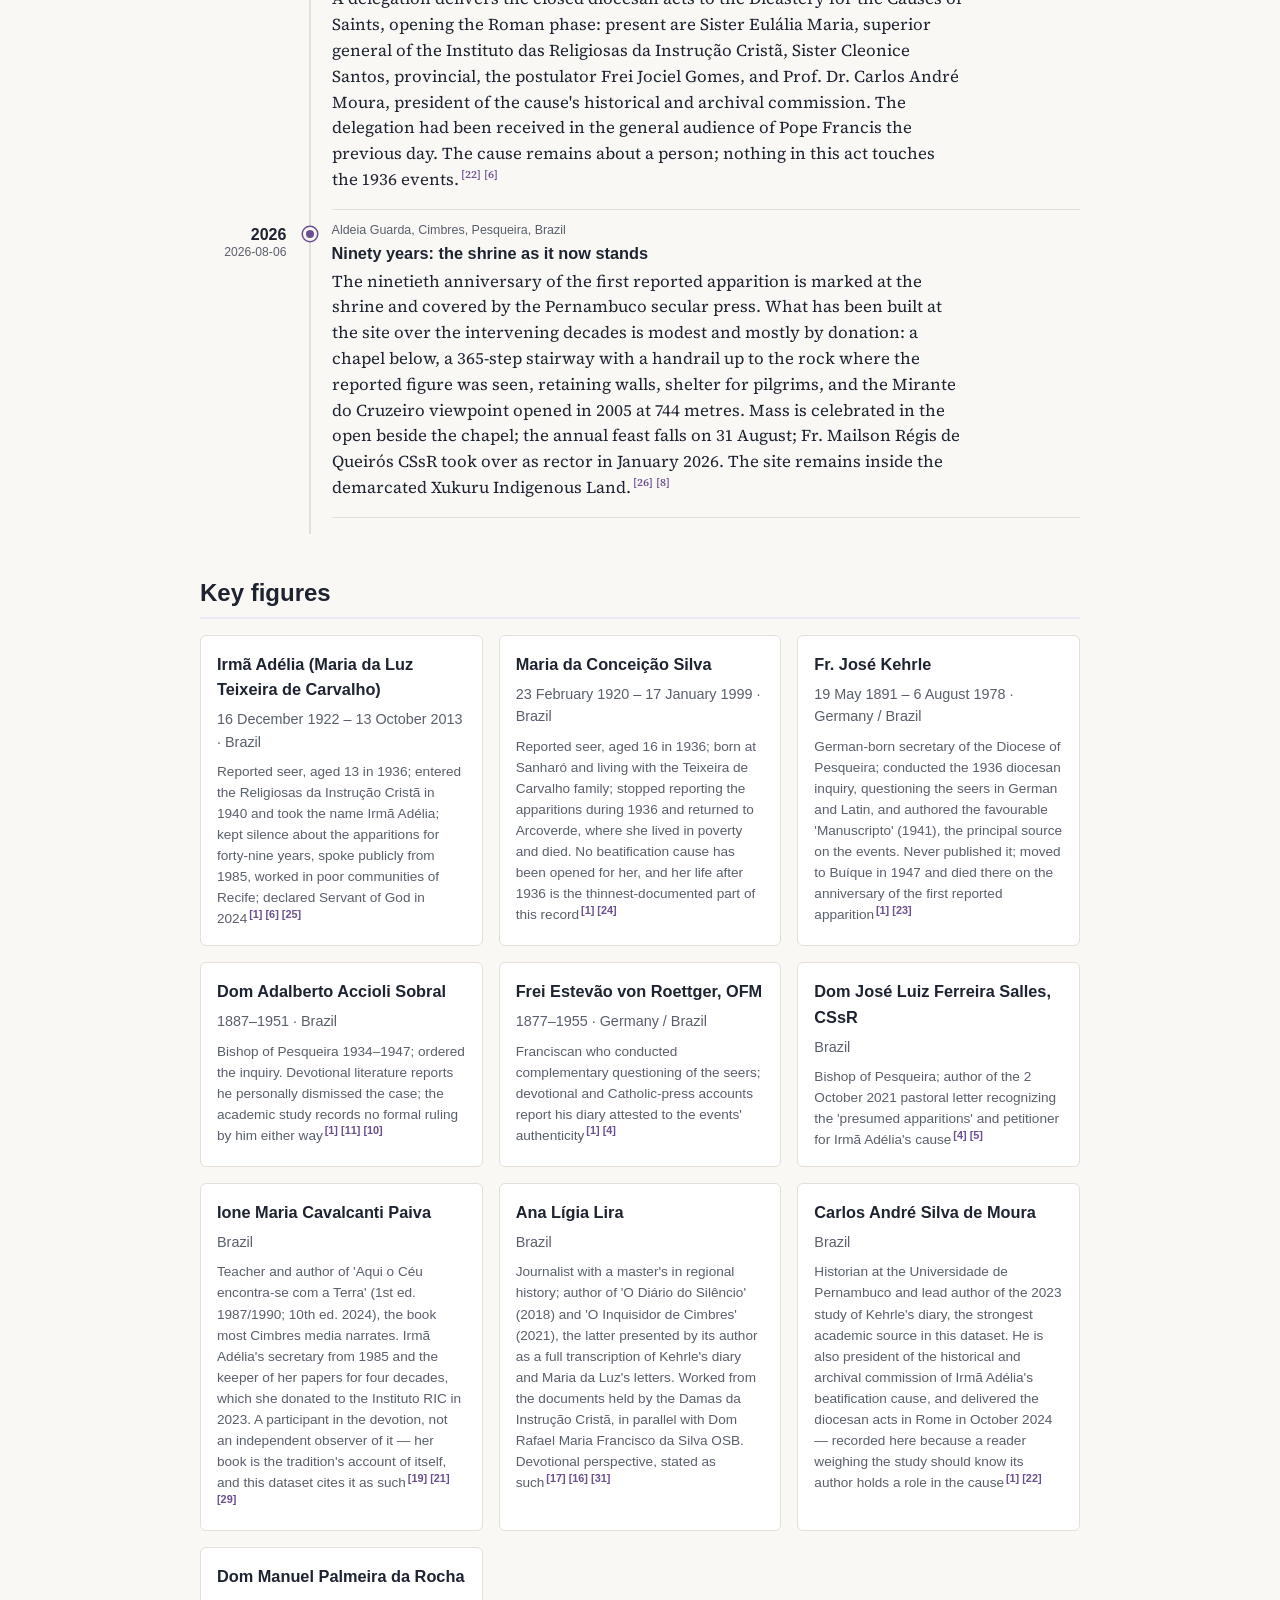
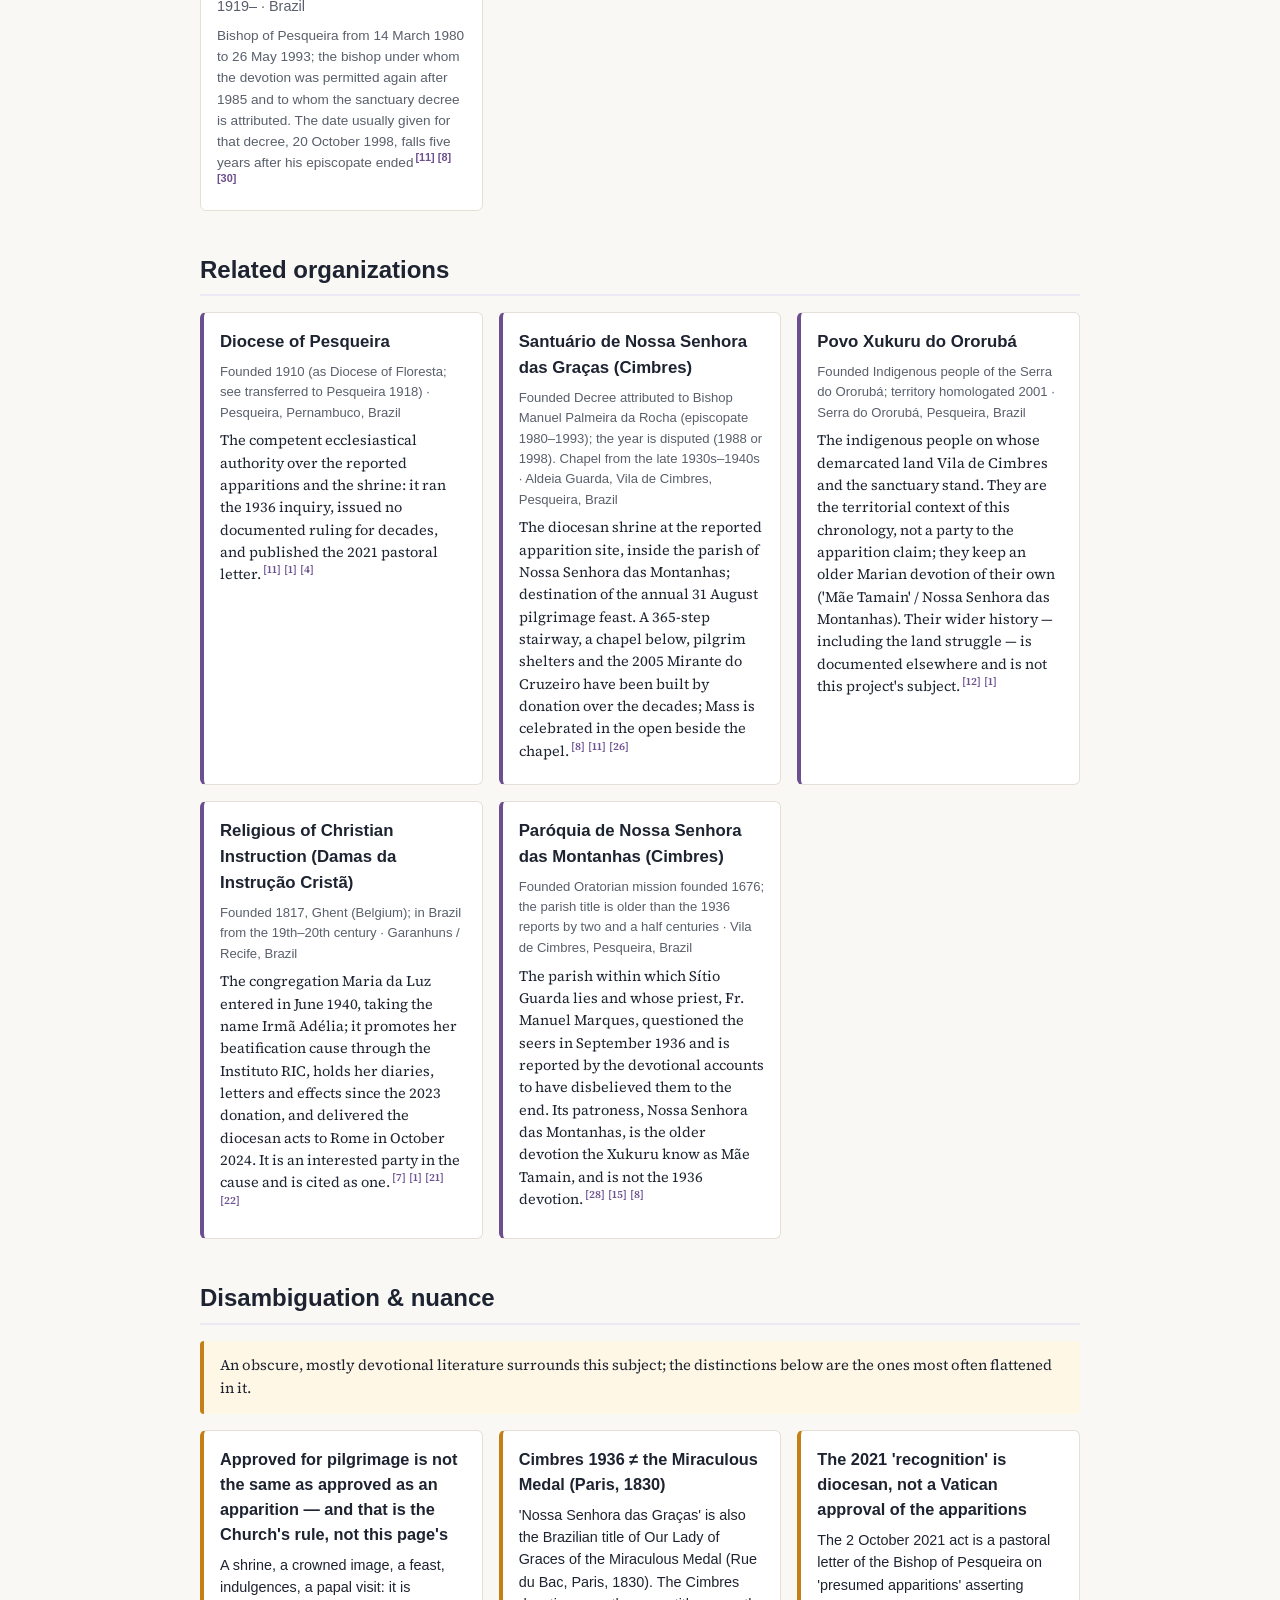
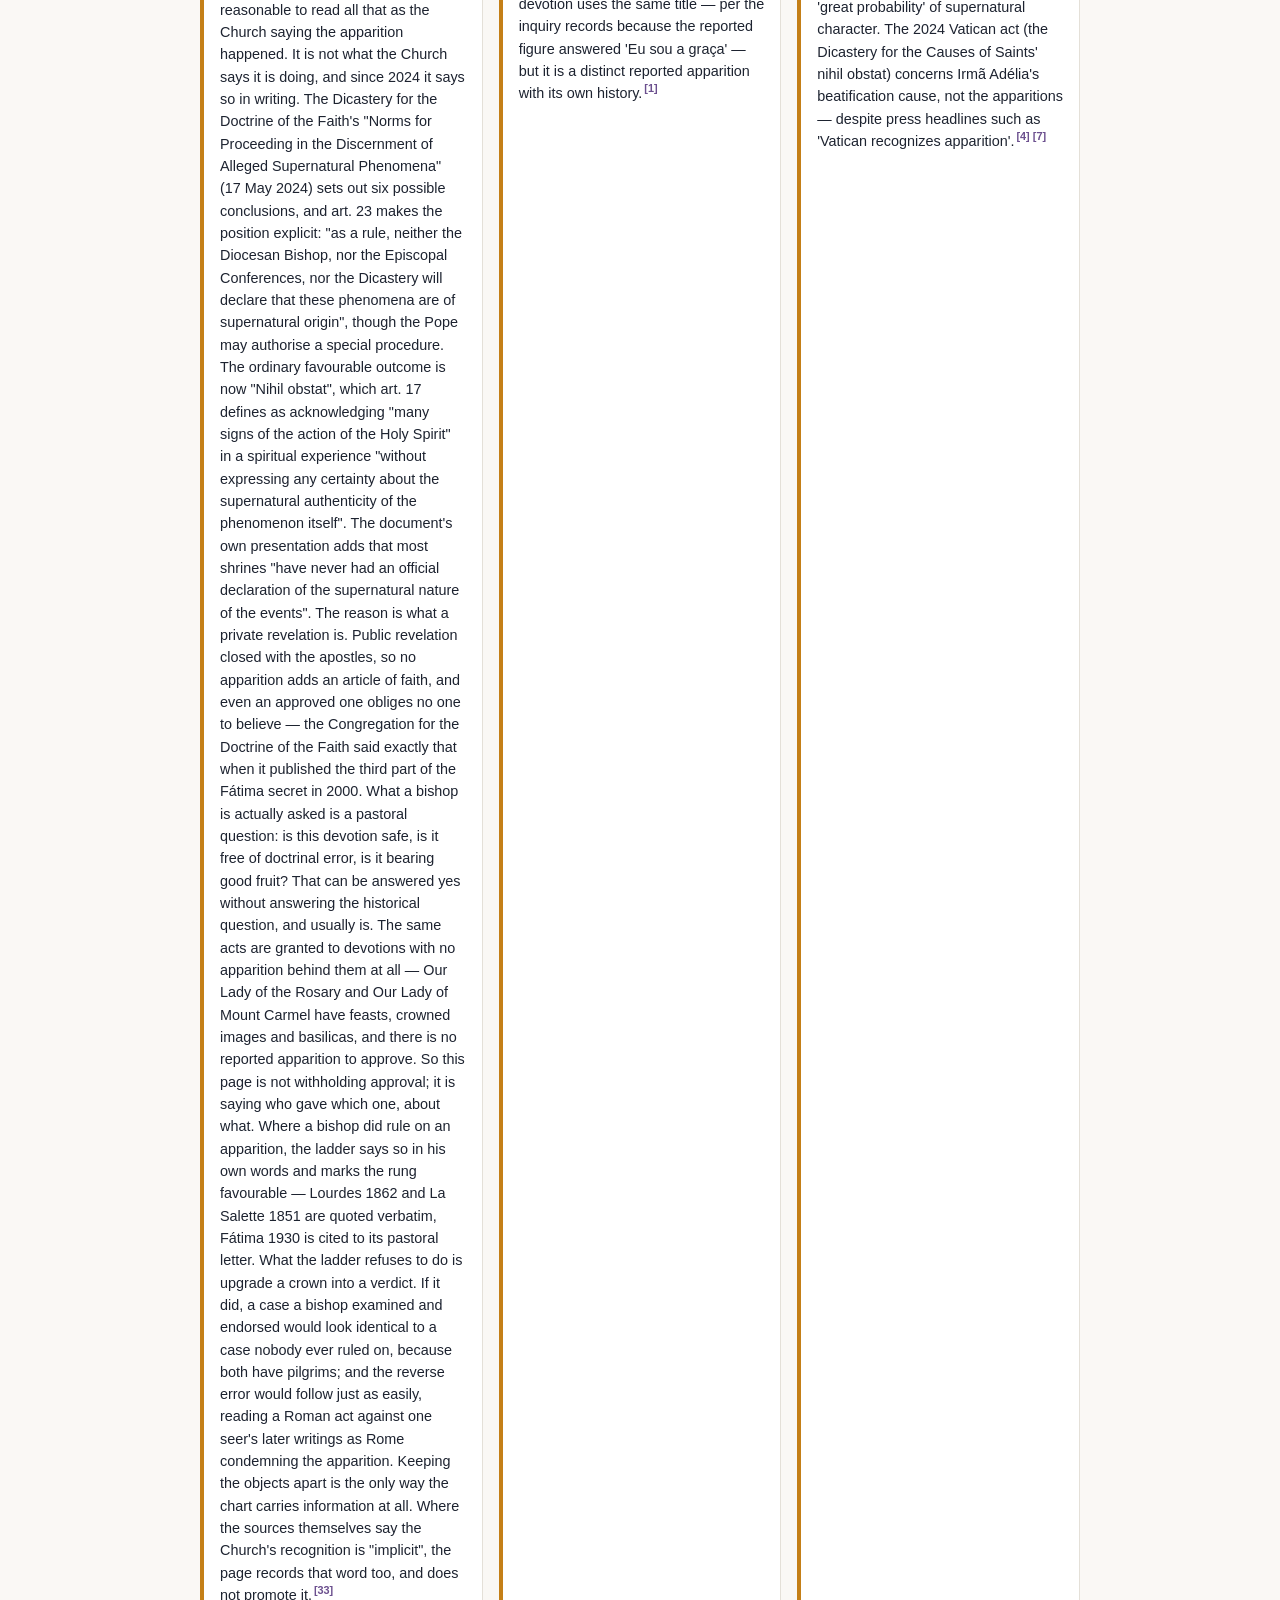
<file: docs/en/index.html>
<!DOCTYPE html>
<html lang="en">
<head>
  <meta charset="utf-8">
  <meta name="viewport" content="width=device-width, initial-scale=1">
  <title>Our Lady of Grace of Cimbres — Chronology</title>
  <meta name="description" content="An open, source-referenced chronology of the reported 1936 apparitions of Nossa Senhora das Graças at Cimbres (Pesqueira, Pernambuco, Brazil), the Church&#39;s response to them, and the shrine that grew at the site.">
  <!-- Google tag (gtag.js) -->
  <script async src="https://www.googletagmanager.com/gtag/js?id=G-R9LV1QZHVE"></script>
  <script>
    window.dataLayer = window.dataLayer || [];
    function gtag(){dataLayer.push(arguments);}
    gtag('js', new Date());
    gtag('config', 'G-R9LV1QZHVE');
  </script>
  <link rel="stylesheet" href="../styles.css">
  <script src="../river.js" defer></script>
  <script src="../cite.js" defer data-label="Reference" data-all="All references"></script>
  <link rel="canonical" href="https://cronologia.github.io/cimbres/en/">
  <link rel="alternate" hreflang="en" href="https://cronologia.github.io/cimbres/en/">
  <link rel="alternate" hreflang="es" href="https://cronologia.github.io/cimbres/es/">
  <link rel="alternate" hreflang="pt" href="https://cronologia.github.io/cimbres/pt/">
  <link rel="alternate" hreflang="x-default" href="https://cronologia.github.io/cimbres/">
  <meta property="og:type" content="website">
  <meta property="og:site_name" content="Our Lady of Grace of Cimbres — Chronology">
  <meta property="og:locale" content="en_US">
  <meta property="og:title" content="Our Lady of Grace of Cimbres — Chronology">
  <meta property="og:description" content="An open, source-referenced chronology of the reported 1936 apparitions of Nossa Senhora das Graças at Cimbres (Pesqueira, Pernambuco, Brazil), the Church&#39;s response to them, and the shrine that grew at the site.">
  <meta property="og:url" content="https://cronologia.github.io/cimbres/en/">
  <meta name="twitter:card" content="summary">
  <meta name="twitter:title" content="Our Lady of Grace of Cimbres — Chronology">
  <meta name="twitter:description" content="An open, source-referenced chronology of the reported 1936 apparitions of Nossa Senhora das Graças at Cimbres (Pesqueira, Pernambuco, Brazil), the Church&#39;s response to them, and the shrine that grew at the site.">
  <script type="application/ld+json">
  {
    "@context": "https://schema.org",
    "@type": "WebSite",
    "name": "Our Lady of Grace of Cimbres — Chronology",
    "description": "An open, source-referenced chronology of the reported 1936 apparitions of Nossa Senhora das Graças at Cimbres (Pesqueira, Pernambuco, Brazil), the Church's response to them, and the shrine that grew at the site.",
    "url": "https://cronologia.github.io/cimbres/en/",
    "inLanguage": "en"
  }
  </script>
</head>
<body>
  <header class="site-header">
    <div class="wrap">
      <nav class="lang-switch" aria-label="Language"><span class="lang-current" aria-current="true">EN</span><a href="../es/" hreflang="es">ES</a><a href="../pt/" hreflang="pt">PT</a></nav>
      <h1>Our Lady of Grace of Cimbres — Chronology</h1>
      <p class="subtitle">Chronology of the reported Marian apparitions at Cimbres, Pesqueira, Brazil — the setting before 1936, the reports, the Church&#39;s response, and the shrine since</p>
      <p class="lead">An open, source-referenced chronology of the reported 1936 apparitions of Nossa Senhora das Graças at Cimbres (Pesqueira, Pernambuco, Brazil), the Church&#39;s response to them, and the shrine that grew at the site.</p>
      <p class="updated">Last updated: 2026-08-06</p>
      <div class="viz-chips">
        <a href="#chronology">📜 Chronology</a>
      </div>
    </div>
  </header>

  <nav class="site-nav">
    <div class="wrap">
      <a href="#about">About</a>
      <a href="#chronology">Chronology</a>
      <a href="#approval-ladder">How far the case went</a>
      <a href="#figures">Key figures</a>
      <a href="#organizations">Organizations</a>
      <a href="#disambiguation">Disambiguation</a>
      <a href="#references">References</a>
    </div>
  </nav>

  <main class="wrap">
    <section id="approval-ladder" class="viz">
      <h2>How far the case went</h2>
      <p class="section-intro">Each rung is a separate judgment by a separate authority, about a separate object; this page records what each one did and when, citing the act, and never adds them up into a verdict. For Cimbres the central finding is an absence: no formal diocesan ruling from the 1930s–40s has been located. The two documented recent acts are about different objects — the bishop&#39;s 2021 recognition of “presumíveis aparições” (presumed apparitions), and the beatification cause of one of the seers, which judges a person and not the events of 1936.</p>
      <figure class="approval-ladder">
        <div class="viz-scroll">
        <ol class="al-cascade">
          <li class="al-node al-favourable" style="--al-step:0">
            <a href="#al-rung-1" class="al-node-link">
              <span class="al-num" aria-hidden="true">1</span>
              <span class="al-node-body">
                <span class="al-node-label">Local inquiry — the investigators on the ground</span><span class="al-when">1936–1941</span>
                <span class="al-node-status"><span class="al-glyph" aria-hidden="true">✓</span>Investigated — concluded in favour</span>
              </span>
            </a>
          </li>
          <li class="al-node al-reported-undocumented" style="--al-step:1">
            <a href="#al-rung-2" class="al-node-link">
              <span class="al-num" aria-hidden="true">2</span>
              <span class="al-node-body">
                <span class="al-node-label">The bishop&#39;s ruling, 1930s–40s</span><span class="al-when">1936–1947 (the episcopate of Dom Adalberto Accioli Sobral)</span>
                <span class="al-node-status"><span class="al-glyph" aria-hidden="true">?</span>A ruling is reported; no document located</span>
              </span>
            </a>
          </li>
          <li class="al-node al-favourable" style="--al-step:2">
            <a href="#al-rung-3" class="al-node-link">
              <span class="al-num" aria-hidden="true">3</span>
              <span class="al-node-body">
                <span class="al-node-label">The bishop&#39;s judgment, 2021 — the pastoral letter</span><span class="al-when">2 October 2021</span>
                <span class="al-node-status"><span class="al-glyph" aria-hidden="true">✓</span>Investigated — concluded in favour</span>
              </span>
            </a>
          </li>
          <li class="al-node al-not-found" style="--al-step:3">
            <a href="#al-rung-4" class="al-node-link">
              <span class="al-num" aria-hidden="true">4</span>
              <span class="al-node-body">
                <span class="al-node-label">Referral to Rome on the apparitions</span>
                <span class="al-node-status"><span class="al-glyph" aria-hidden="true">·</span>No record found that this step took place</span>
              </span>
            </a>
          </li>
          <li class="al-node al-adjacent" style="--al-step:4">
            <a href="#al-rung-5" class="al-node-link">
              <span class="al-num" aria-hidden="true">5</span>
              <span class="al-node-body">
                <span class="al-node-label">Rome — the beatification cause of Irmã Adélia, a different object</span><span class="al-when">Nihil obstat 22–23 February 2024; diocesan phase 10 March – 13 October 2024; Roman phase from 17 October 2024</span>
                <span class="al-node-status"><span class="al-glyph" aria-hidden="true">◆</span>Church act on a related matter — not a ruling on the apparition</span>
              </span>
            </a>
          </li>
        </ol>
        </div>
        <figcaption>One rung per authority. &quot;No ruling found&quot; is a statement about the evidence, not about the case.</figcaption>
      </figure>
      <details class="al-details">
        <summary>Step by step, with the documents</summary>
        <div class="al-tablist" hidden aria-label="How far the case went">
            <button type="button" class="al-tab" data-al-panel="al-rung-1"><span class="al-glyph" aria-hidden="true">✓</span>Local inquiry — the investigators on the ground</button>
            <button type="button" class="al-tab" data-al-panel="al-rung-2"><span class="al-glyph" aria-hidden="true">?</span>The bishop&#39;s ruling, 1930s–40s</button>
            <button type="button" class="al-tab" data-al-panel="al-rung-3"><span class="al-glyph" aria-hidden="true">✓</span>The bishop&#39;s judgment, 2021 — the pastoral letter</button>
            <button type="button" class="al-tab" data-al-panel="al-rung-4"><span class="al-glyph" aria-hidden="true">·</span>Referral to Rome on the apparitions</button>
            <button type="button" class="al-tab" data-al-panel="al-rung-5"><span class="al-glyph" aria-hidden="true">◆</span>Rome — the beatification cause of Irmã Adélia, a different object</button>
        </div>
        <div class="al-panels">
          <section id="al-rung-1" class="al-panel al-favourable">
            <h3 class="al-panel-title">Local inquiry — the investigators on the ground <span class="al-when">1936–1941</span></h3>
            <p class="al-status"><span class="al-glyph" aria-hidden="true">✓</span>Investigated — concluded in favour</p>
<p class="al-who">Fr. José Kehrle (1891–1978), secretary to the Bishop of Pesqueira, and Frei Estevam Roettger OFM (1877–1955), both acting on Bishop Adalberto Accioli Sobral&#39;s determination.</p><p class="al-outcome">The two investigators interrogated the seers repeatedly from August 1936 and attended the reported apparitions in person, pressing for a contradiction; Kehrle separated the girls and put his questions in German and Latin, languages neither could read, on 20 August and after. The diocese&#39;s own 2021 pastoral letter records that they returned “o parecer favorável sobre os eventos e o atestado da sua veracidade” — a favourable opinion on the events and an attestation of their truthfulness. Kehrle&#39;s 1941 “Manuscripto” is that opinion, and it remains the principal source for every later account. It is an investigator&#39;s report and not a ruling: it was never published, Kehrle kept silent under obedience, and no diocesan act adopted it. Two things qualify the rung and are recorded with it. The clergy were not of one mind — Msgr. Elyseu Duarte Diniz, questioning the girls separately on 31 August 1936, declared he believed none of it, and the parish priest Fr. Manuel Marques is reported never to have believed. And the favourable opinion was not the only one the bishop received: Kehrle&#39;s diary records that in October 1936 Sobral sent the Franciscan superior and Fr. Urbano de Carvalho to examine the site, that nothing appeared to them, and that they reported the accounts untrue. Neither examination produced a located document. The diary itself is now in print in two devotional editions — Ione Paiva&#39;s book and Ana Lígia Lira&#39;s “O Inquisidor de Cimbres” (2021), which its author states transcribes it in full — and collating those against the archive copy is the open task.</p>            <p class="al-cites"><sup class="cite"><a href="#ref-3" title="Reference 3">[3]</a> <a href="#ref-1" title="Reference 1">[1]</a> <a href="#ref-15" title="Reference 15">[15]</a> <a href="#ref-16" title="Reference 16">[16]</a></sup></p>
          </section>
          <section id="al-rung-2" class="al-panel al-reported-undocumented">
            <h3 class="al-panel-title">The bishop&#39;s ruling, 1930s–40s <span class="al-when">1936–1947 (the episcopate of Dom Adalberto Accioli Sobral)</span></h3>
            <p class="al-status"><span class="al-glyph" aria-hidden="true">?</span>A ruling is reported; no document located</p>
<p class="al-who">Bishop Adalberto Accioli Sobral (1887–1951), second bishop of Pesqueira, who administered the diocese from 1934 to 1947 and who ordered the inquiry.</p><p class="al-outcome">Devotional literature reports that the Church answered in this period by rejecting the reports and imposing silence — the Heralds of the Gospel add police pressure and some fifty years of enforced silence on the seers and on Kehrle — but it produces no decree, and that characterization is its own. What better sources establish is narrower and is not a ruling: the 2023 academic study finds the cult was legitimated by its devotees “without major institutional interference from the local Curia or the Roman Curia” and describes strategies of silencing rather than an act, while the diocese&#39;s 2021 pastoral letter records “silenciamento das autoridades eclesiásticas” and the detention of Maria da Luz&#39;s father by police in 1936, then calls itself “a primeira resposta da Igreja” — the Church&#39;s first response to these events. Four episcopal actions of the period are now dated and attested, none of them a ruling: the October 1936 second examination that reported against the accounts; the police action of 20 October 1936 that destroyed the enclosure at the spring and detained Artur Teixeira, ordered in the name of the regional delegado of Pesqueira, which the town attributed to the bishop and which the bishop had Kehrle deny from the cathedral pulpit; the bishop&#39;s rebuke to Kehrle for paying a seer&#39;s school fees instead of a seminarian&#39;s; and a letter to Kehrle in 1937, quoted in the devotional edition of his papers, which says nothing about the apparitions and everything about obedience — whoever is not with the bishop is not with the Church. A private letter about authority is not a judgment on a case. So a ruling is reported and no document has been located. That is not the same as a ruling against, and this page does not record one.</p><p class="al-nodoc">No formal diocesan decree on the apparitions, favourable or adverse, has been located for the 1930s–40s. Searched, August 2026: the 2023 RBHR study, which works from Kehrle&#39;s 1941 manuscript and cites no such act; the 2016 UNICAP dissertation, which retells the whole 1936–37 sequence from that diary and likewise cites none; the 2021 pastoral letter, which reviews the history and cites none either; Catholic press; the shrine&#39;s own history; the devotional literature that asserts the rejection; and eighteen devotional videos supplied for this project in 2026, in which every speaker asserts an episcopal prohibition and not one names a decree, a protocol number or an archival reference. The 2016 dissertation adds a checked zero of its own: it found no coverage of the events in the Jornal do Commercio or the Diário de Pernambuco for August–November 1936. Three archives would settle it and none has been consulted here — the diocesan archive of Pesqueira, which holds Kehrle&#39;s manuscript and is not online; the papers of the Pesqueira police delegacy and the Pernambuco chefia de polícia, where an order for the October 1936 detention would be; and the Irmã Adélia collection donated to the Instituto RIC in Recife in July 2023.</p>            <p class="al-cites"><sup class="cite"><a href="#ref-1" title="Reference 1">[1]</a> <a href="#ref-3" title="Reference 3">[3]</a> <a href="#ref-10" title="Reference 10">[10]</a> <a href="#ref-15" title="Reference 15">[15]</a></sup></p>
          </section>
          <section id="al-rung-3" class="al-panel al-favourable">
            <h3 class="al-panel-title">The bishop&#39;s judgment, 2021 — the pastoral letter <span class="al-when">2 October 2021</span></h3>
            <p class="al-status"><span class="al-glyph" aria-hidden="true">✓</span>Investigated — concluded in favour</p>
<p class="al-who">Bishop José Luiz Ferreira Salles CSsR of Pesqueira, signing at Aldeia Guarda, Vila de Cimbres.</p><p class="al-outcome">The letter is titled “A Diocese de Pesqueira e as presumíveis aparições de Nossa Senhora da Graça” — presumed apparitions — and the word does work all through it. Acting “pela autoridade que nos confere o nosso ministério episcopal”, the bishop declares that in the reported apparitions there are “elementos, traços e sinais que abalizam e sinalizam a grande probabilidade do caráter sobrenatural” of what the two girls lived; that the messages are “em profunda consonância com as verdades da fé cristã”; that this finding of great probability, while making the events worthy of credence, “não vincula ou obriga nenhum fiel a crer”; and that he grants permission for the faithful to continue the devotion. Official interpretation is reserved to the Magisterium and to the diocesan bishop, and the letter says expressly that it does not exhaust the possibility of later decisions by the competent ecclesial authorities. It is a diocesan act finding a high probability and permitting a cult — not a declaration that the apparitions are established, and not a papal act.</p>            <p class="al-cites"><sup class="cite"><a href="#ref-3" title="Reference 3">[3]</a> <a href="#ref-4" title="Reference 4">[4]</a></sup></p>
          </section>
          <section id="al-rung-4" class="al-panel al-not-found">
            <h3 class="al-panel-title">Referral to Rome on the apparitions</h3>
            <p class="al-status"><span class="al-glyph" aria-hidden="true">·</span>No record found that this step took place</p>
<p class="al-who">The Holy See. The 2021 pastoral letter proceeds under the Holy See&#39;s 1978 norms for discerning presumed apparitions and reserves official pronouncements on the case to the Magisterium and to the diocesan bishop of Pesqueira.</p><p class="al-nodoc">Nothing found indicates that the apparitions were ever referred to Rome or ruled on there. Searched, August 2026: the 2023 RBHR study, which concludes the cult consolidated “without major institutional interference from the local Curia or the Roman Curia”; the 2021 pastoral letter, which reviews the case at length, cites the Roman norms, reports no Roman act on it and calls itself the Church&#39;s first response; Catholic press, which presents the 2021 act as diocesan; and the Latin title variants for a curial document, logged as a verified zero in this project&#39;s KEYWORDS.md. This is recorded as “no record found” — a statement about the evidence reached — and deliberately not as “the case did not reach this step”, which would be a claim about the case itself. Settling that would take the registers of the competent dicastery, which this project has not seen; a study&#39;s finding of no interference is compatible with a Roman act that did not interfere. One further test was run in 2026 and it came back the same way. Asked on camera, in May 2021, whether the Holy See had a file on Cimbres, Ana Lígia Lira — who has worked longer in these documents than anyone outside the cause — answered that it is said so “nos bastidores”, and immediately added “mas eu não tenho provas disso, não tenho dados disso”. The tradition&#39;s own researcher reports the rumour and disclaims the evidence, which is what this rung already says.</p>            <p class="al-cites"><sup class="cite"><a href="#ref-1" title="Reference 1">[1]</a> <a href="#ref-3" title="Reference 3">[3]</a> <a href="#ref-31" title="Reference 31">[31]</a></sup></p>
          </section>
          <section id="al-rung-5" class="al-panel al-adjacent">
            <h3 class="al-panel-title">Rome — the beatification cause of Irmã Adélia, a different object <span class="al-when">Nihil obstat 22–23 February 2024; diocesan phase 10 March – 13 October 2024; Roman phase from 17 October 2024</span></h3>
            <p class="al-status"><span class="al-glyph" aria-hidden="true">◆</span>Church act on a related matter — not a ruling on the apparition</p>
<p class="al-who">The Dicastery for the Causes of Saints, and the Diocese of Pesqueira for the diocesan phase.</p><p class="al-outcome">This rung is about a person, not about the 1936 events. The Dicastery&#39;s nihil obstat opened the beatification and canonization cause of Irmã Adélia — Maria da Luz Teixeira de Carvalho, the younger of the two seers — which gives her the title Servant of God; Catholic press differs over whether the act fell on 22 or 23 February 2024. The diocesan phase opened on 10 March 2024 and closed on 13 October 2024, and the acts went to Rome, where the cause is under way. A cause examines a candidate&#39;s life and virtue: nothing in it is a judgment on the apparitions, and headlines of the form “the Vatican recognizes the apparition of Cimbres” misreport it. The 2021 pastoral letter had already announced that the nihil obstat was requested and awaited, treating the cause as a matter distinct from the events. The rung is here because it is the only Roman act in this file, and omitting it would leave that confusion unanswered. The diocesan acts were delivered to the Dicastery on 17 October 2024 by a delegation received in the papal audience the previous day: the congregation&#39;s superior general and provincial, the postulator Frei Jociel Gomes, and Prof. Dr. Carlos André Moura as president of the cause&#39;s historical and archival commission — the same historian who wrote the 2023 academic study this dataset leans on most, which is worth a reader&#39;s knowing. No miracle has been recognised in the cause, and none of the cures reported at Cimbres has been the object of any Church declaration.</p>            <p class="al-cites"><sup class="cite"><a href="#ref-7" title="Reference 7">[7]</a> <a href="#ref-5" title="Reference 5">[5]</a> <a href="#ref-6" title="Reference 6">[6]</a> <a href="#ref-3" title="Reference 3">[3]</a> <a href="#ref-22" title="Reference 22">[22]</a></sup></p>
          </section>
        </div>
      </details>
      <script>(function () {
        var s = document.currentScript.closest('section');
        var det = s.querySelector('.al-details');
        var list = s.querySelector('.al-tablist');
        var tabs = [].slice.call(s.querySelectorAll('.al-tab'));
        var panels = [].slice.call(s.querySelectorAll('.al-panel'));
        if (!det || !tabs.length || tabs.length !== panels.length) return;
        list.hidden = false;
        list.setAttribute('role', 'tablist');
        function select(id, focus) {
          tabs.forEach(function (b, i) {
            var on = b.getAttribute('data-al-panel') === id;
            b.setAttribute('aria-selected', on ? 'true' : 'false');
            b.setAttribute('tabindex', on ? '0' : '-1');
            panels[i].hidden = !on;
            if (on && focus) b.focus();
          });
        }
        tabs.forEach(function (b, i) {
          b.setAttribute('role', 'tab');
          b.id = b.getAttribute('data-al-panel') + '-tab';
          panels[i].setAttribute('role', 'tabpanel');
          panels[i].setAttribute('aria-labelledby', b.id);
          panels[i].tabIndex = 0;
          b.addEventListener('click', function () { select(b.getAttribute('data-al-panel'), false); });
          b.addEventListener('keydown', function (e) {
            var d = e.key === 'ArrowRight' ? 1 : e.key === 'ArrowLeft' ? -1 : 0;
            if (!d) return;
            e.preventDefault();
            var n = (i + d + tabs.length) % tabs.length;
            select(tabs[n].getAttribute('data-al-panel'), true);
          });
        });
        // A cascade node opens the disclosure and selects its panel, instead of
        // jumping the page to a fragment inside a collapsed <details>.
        [].slice.call(s.querySelectorAll('.al-node-link')).forEach(function (a) {
          a.addEventListener('click', function (e) {
            e.preventDefault();
            det.open = true;
            select(a.getAttribute('href').slice(1), true);
          });
        });
        select(tabs[0].getAttribute('data-al-panel'), false);
      })();</script>
    </section>

    <section id="about">
      <h2>About</h2>
      <p class="notice">Work-in-progress dataset compiled from public sources (see references). The apparitions are recorded here as REPORTED events: the dataset documents who reported what and when, and what Church authorities ruled and when — it does not assert the supernatural claim as fact. The same rule governs the cures reported at the site: the datable thing is that a cure was REPORTED, by whom and when, or that an authority RECOGNISED one — and at Cimbres no recognition of any cure has been located, so no cure is recorded here as having occurred. The scope runs from the colonial founding of Cimbres, through the 1936–37 reports and the diocesan response, to the shrine, the seers&#39; later lives and the beatification cause now in Rome; Xukuru history is cited only where a dated event here requires it and is not this project&#39;s subject. Sourcing is thin: much of the literature is devotional and recycles itself, several dates rest on a single devotional source and are flagged with a ? mark, and where a devotional book or video is the only witness to something the dataset names the witness. Contested claims are attributed to their authors. Corrections against primary sources are welcome.</p>
      <dl class="facts">
        <dt>What it is</dt>
        <dd>A series of Marian apparitions reported in 1936 (and, per some accounts, into 1937) by two adolescent girls at Sítio Guarda, near the village of Cimbres, municipality of Pesqueira, Pernambuco, Brazil, attributed by the devotion to Nossa Senhora das Graças (Our Lady of Grace).<sup class="cite"><a href="#ref-1" title="Reference 1">[1]</a> <a href="#ref-2" title="Reference 2">[2]</a></sup></dd>
        <dt>Reported seers</dt>
        <dd>Maria da Conceição Silva (1920–1999), then 16, and Maria da Luz Teixeira de Carvalho (1922–2013), then 13 — the latter later a religious sister under the name Irmã Adélia.<sup class="cite"><a href="#ref-1" title="Reference 1">[1]</a> <a href="#ref-6" title="Reference 6">[6]</a></sup></dd>
        <dt>Church status</dt>
        <dd>No formal diocesan ruling from the 1930s–40s has been located: a 2023 academic study concludes the devotion consolidated &#39;without major institutional interference from the local Curia or the Roman Curia&#39;, while devotional literature reports informal dismissal and imposed silence. The first official pronouncement came on 2 October 2021, when Bishop José Luiz Ferreira Salles of Pesqueira published a pastoral letter recognizing the &#39;presumíveis aparições&#39; (presumed apparitions), stating they show &#39;great probability of supernatural character&#39;, and permitting the devotion. This is a diocesan act, not a papal one.<sup class="cite"><a href="#ref-1" title="Reference 1">[1]</a> <a href="#ref-4" title="Reference 4">[4]</a> <a href="#ref-10" title="Reference 10">[10]</a></sup></dd>
        <dt>The site today</dt>
        <dd>A diocesan shrine — the Santuário de Nossa Senhora das Graças at Aldeia Guarda, Vila de Cimbres — with an annual pilgrimage feast on 31 August and a 365-step stairway up to the rock. The village and shrine lie inside the demarcated Xukuru Indigenous Land on the Serra do Ororubá. The ninetieth anniversary of the first reported apparition fell on 6 August 2026.<sup class="cite"><a href="#ref-8" title="Reference 8">[8]</a> <a href="#ref-12" title="Reference 12">[12]</a> <a href="#ref-26" title="Reference 26">[26]</a></sup></dd>
        <dt>Reported cures</dt>
        <dd>Cures and wonders are reported at the site and attributed to Nossa Senhora das Graças, and pilgrims come for the water of the spring. None has been recognised by any Church authority: no bishop&#39;s or dicastery&#39;s declaration concerning a cure at Cimbres has been located, and the 2021 pastoral letter makes none. The earliest cure testimony that the 2016 UNICAP study can date is from the pilgrimage of 31 August 1985, and that study states it has no testimonies from the period of the apparitions themselves; Kehrle&#39;s diary claims a register kept at the Guarda in 1936 already held some six hundred, and that register has not been produced. This dataset records who reported what and when. It makes no finding that any cure occurred.<sup class="cite"><a href="#ref-15" title="Reference 15">[15]</a> <a href="#ref-3" title="Reference 3">[3]</a> <a href="#ref-19" title="Reference 19">[19]</a></sup></dd>
      </dl>
    </section>

    <section id="chronology" class="river">
      <h2>Chronology</h2>
      <p class="section-intro">Key events in chronological order. A <span class="flag">?</span> flag marks
      dates not yet verified against a primary source.</p>
      <div class="rv-bar">
        <div class="rv-controls" role="group" aria-label="Filter the chronology" hidden>
          <label class="rv-chip rv-firm"><input type="checkbox" data-firm><span class="rv-sw"></span>Firm dates only</label>
          <label class="rv-find">Find <input type="search" autocomplete="off"></label>
          <p class="rv-status" aria-live="polite" data-all="all {n} events" data-some="{n} of {total} events shown" data-reading="Reading"></p>
        </div>
        <svg class="rv-ribbon" viewBox="-4 0 1008 29" preserveAspectRatio="xMinYMid meet" role="img" aria-label="Overview of all 31 events; long gaps in the record are drawn as breaks">
          <rect class="rv-row" x="0" y="2" width="1000" height="9"/><rect class="rv-brk" x="85.3" y="2" width="4" height="9"><title>8 decades with no recorded events (1680–1759)</title></rect><rect class="rv-brk" x="180.7" y="2" width="4" height="9"><title>14 decades with no recorded events (1770–1909)</title></rect><rect class="rv-brk" x="514" y="2" width="4" height="9"><title>2 decades with no recorded events (1950–1969)</title></rect>
          <line class="rv-tick rv-l0 rv-u" data-i="0" x1="51.5" x2="51.5" y1="3.5" y2="9.5"/><line class="rv-tick rv-l0" data-i="1" x1="115.1" x2="115.1" y1="3.5" y2="9.5"/><line class="rv-tick rv-l0" data-i="2" x1="194.7" x2="194.7" y1="3.5" y2="9.5"/><line class="rv-tick rv-l0" data-i="3" x1="258.1" x2="258.1" y1="3.5" y2="9.5"/><line class="rv-tick rv-l0" data-i="4" x1="385" x2="385" y1="3.5" y2="9.5"/><line class="rv-tick rv-l0" data-i="5" x1="400.8" x2="400.8" y1="3.5" y2="9.5"/><line class="rv-tick rv-l0 rv-u" data-i="6" x1="400.8" x2="400.8" y1="3.5" y2="9.5"/><line class="rv-tick rv-l0" data-i="7" x1="400.8" x2="400.8" y1="3.5" y2="9.5"/><line class="rv-tick rv-l0" data-i="8" x1="400.8" x2="400.8" y1="3.5" y2="9.5"/><line class="rv-tick rv-l0" data-i="9" x1="400.8" x2="400.8" y1="3.5" y2="9.5"/><line class="rv-tick rv-l0 rv-u" data-i="10" x1="400.8" x2="400.8" y1="3.5" y2="9.5"/><line class="rv-tick rv-l0" data-i="11" x1="400.8" x2="400.8" y1="3.5" y2="9.5"/><line class="rv-tick rv-l0 rv-u" data-i="12" x1="408.8" x2="408.8" y1="3.5" y2="9.5"/><line class="rv-tick rv-l0 rv-u" data-i="13" x1="408.8" x2="408.8" y1="3.5" y2="9.5"/><line class="rv-tick rv-l0 rv-u" data-i="14" x1="432.7" x2="432.7" y1="3.5" y2="9.5"/><line class="rv-tick rv-l0" data-i="15" x1="440.6" x2="440.6" y1="3.5" y2="9.5"/><line class="rv-tick rv-l0 rv-u" data-i="16" x1="448.5" x2="448.5" y1="3.5" y2="9.5"/><line class="rv-tick rv-l0" data-i="17" x1="591.4" x2="591.4" y1="3.5" y2="9.5"/><line class="rv-tick rv-l0" data-i="18" x1="646.9" x2="646.9" y1="3.5" y2="9.5"/><line class="rv-tick rv-l0 rv-u" data-i="19" x1="646.9" x2="646.9" y1="3.5" y2="9.5"/><line class="rv-tick rv-l0 rv-u" data-i="20" x1="654.8" x2="654.8" y1="3.5" y2="9.5"/><line class="rv-tick rv-l0 rv-u" data-i="21" x1="670.7" x2="670.7" y1="3.5" y2="9.5"/><line class="rv-tick rv-l0 rv-u" data-i="22" x1="758" x2="758" y1="3.5" y2="9.5"/><line class="rv-tick rv-l0" data-i="23" x1="773.9" x2="773.9" y1="3.5" y2="9.5"/><line class="rv-tick rv-l0" data-i="24" x1="869.1" x2="869.1" y1="3.5" y2="9.5"/><line class="rv-tick rv-l0" data-i="25" x1="932.6" x2="932.6" y1="3.5" y2="9.5"/><line class="rv-tick rv-l0" data-i="26" x1="948.5" x2="948.5" y1="3.5" y2="9.5"/><line class="rv-tick rv-l0" data-i="27" x1="956.4" x2="956.4" y1="3.5" y2="9.5"/><line class="rv-tick rv-l0" data-i="28" x1="956.4" x2="956.4" y1="3.5" y2="9.5"/><line class="rv-tick rv-l0" data-i="29" x1="956.4" x2="956.4" y1="3.5" y2="9.5"/><line class="rv-tick rv-l0" data-i="30" x1="972.2" x2="972.2" y1="3.5" y2="9.5"/>
          <text class="rv-axis" x="0" y="26" text-anchor="start">1676</text><text class="rv-axis" x="95.3" y="26" text-anchor="start">1762</text><text class="rv-axis" x="190.7" y="26" text-anchor="start">1910</text><text class="rv-axis" x="508" y="26" text-anchor="end">1942</text><text class="rv-axis" x="524" y="26" text-anchor="start">1978</text><text class="rv-axis" x="1000" y="26" text-anchor="end">2026</text><rect class="rv-win" x="0" y="0" width="0" height="13"/>
        </svg>
      </div>
      <ol class="rv-list" style="--lanes:1">
        <li class="rv-e rv-u" id="decade-1670" data-i="0" data-lanes="" data-decade="1670s">
          <div class="rv-year">1676 <span class="flag" title="Date not yet verified against a primary source">?</span></div>
          <div class="rv-node" aria-hidden="true"><i class="rv-l0" style="--k:0"></i></div>
          <div class="rv-card">
            <p class="rv-kick"><span>Cimbres, Pesqueira, Brazil</span></p>
            <h3>An Oratorian mission is founded on the Serra do Ororubá</h3>
            <p class="rv-text">Fr. João Duarte do Sacramento of the Congregation of the Oratory founds a mission among the Ararobá on the Serra do Ororubá and names it for Nossa Senhora das Montanhas — Our Lady of the Mountains. The Xukuru join the settlement in the 1690s. Two things in this chronology begin here: the Marian dedication of the place, which is older than 1936 by two and a half centuries and belongs to a different devotion; and the Indigenous village that becomes Vila de Cimbres. The 1676 date is the one local historiography gives and is not verified against a primary document here.<sup class="cite"><a href="#ref-28" title="Reference 28">[28]</a> <a href="#ref-15" title="Reference 15">[15]</a></sup></p>
          </div>
        </li>
        <li class="rv-gap"><span>8 decades with no recorded events (1680–1759)</span></li>
        <li class="rv-e" id="decade-1760" data-i="1" data-lanes="" data-decade="1760s">
          <div class="rv-year">1762<small>1762-04-03</small></div>
          <div class="rv-node" aria-hidden="true"><i class="rv-l0" style="--k:0"></i></div>
          <div class="rv-card">
            <p class="rv-kick"><span>Cimbres, Pesqueira, Brazil</span></p>
            <h3>Cimbres is raised to a vila</h3>
            <p class="rv-text">The settlement is elevated to the status of vila under the name Cimbres, the sixth in Pernambuco, with a term covering territory now divided among more than twenty municipalities. Pesqueira, in the valley below, is made a vila on 13 May 1836 and takes the municipal seat from Cimbres; from 1913 the municipality is definitively named Pesqueira and Cimbres is one of its districts. By 1936 Cimbres is a village that had once been the head of the region and no longer was.<sup class="cite"><a href="#ref-28" title="Reference 28">[28]</a></sup></p>
          </div>
        </li>
        <li class="rv-gap"><span>14 decades with no recorded events (1770–1909)</span></li>
        <li class="rv-e" id="decade-1910" data-i="2" data-lanes="" data-decade="1910s">
          <div class="rv-year">1910<small>1910-12-05</small></div>
          <div class="rv-node" aria-hidden="true"><i class="rv-l0" style="--k:0"></i></div>
          <div class="rv-card">
            <p class="rv-kick"><span>Floresta, Pernambuco, Brazil</span></p>
            <h3>The Diocese of Floresta is erected</h3>
            <p class="rv-text">The diocese that will judge the Cimbres reports is erected as the Diocese of Floresta, in the Pernambuco sertão; its see moves to Pesqueira and it is renamed on 2 August 1918. It is a young, poor and thinly staffed diocese: in 1936 it is twenty-six years old, and the priest who conducts the inquiry is the bishop&#39;s secretary rather than a canonist or a commission.<sup class="cite"><a href="#ref-11" title="Reference 11">[11]</a></sup></p>
          </div>
        </li>
        <li class="rv-e" data-i="3" data-lanes="" data-decade="1910s">
          <div class="rv-year">1918<small>1918-08-02</small></div>
          <div class="rv-node" aria-hidden="true"><i class="rv-l0" style="--k:0"></i></div>
          <div class="rv-card">
            <p class="rv-kick"><span>Pesqueira, Pernambuco, Brazil</span></p>
            <h3>The episcopal see is transferred to Pesqueira</h3>
            <p class="rv-text">The Diocese of Floresta (created 1910) is transferred to Pesqueira, taking in the parishes of Pesqueira and Cimbres among others; the Diocese of Pesqueira is the ecclesiastical authority over all later events in this chronology.<sup class="cite"><a href="#ref-1" title="Reference 1">[1]</a> <a href="#ref-11" title="Reference 11">[11]</a></sup></p>
          </div>
        </li>
        <li class="rv-e" id="decade-1930" data-i="4" data-lanes="" data-decade="1930s">
          <div class="rv-year">1934<small>1934-01-13</small></div>
          <div class="rv-node" aria-hidden="true"><i class="rv-l0" style="--k:0"></i></div>
          <div class="rv-card">
            <p class="rv-kick"><span>Pesqueira, Pernambuco, Brazil</span></p>
            <h3>Adalberto Accioli Sobral is appointed bishop, ending a fourteen-month vacancy</h3>
            <p class="rv-text">After the death of Bishop José Antônio de Oliveira Lopes on 24 November 1932 the see stands vacant for fourteen months. Adalberto Accioli Sobral is appointed on 13 January 1934 and governs Pesqueira until his transfer on 18 January 1947. The reported apparitions fall two and a half years into his episcopate, and every ecclesiastical act and non-act of the 1936–37 period is his.<sup class="cite"><a href="#ref-11" title="Reference 11">[11]</a></sup></p>
          </div>
        </li>
        <li class="rv-e" data-i="5" data-lanes="" data-decade="1930s">
          <div class="rv-year">1936<small>1936-08-06</small></div>
          <div class="rv-node" aria-hidden="true"><i class="rv-l0" style="--k:0"></i></div>
          <div class="rv-card">
            <p class="rv-kick"><span>Sítio Guarda, Cimbres, Pesqueira, Brazil</span></p>
            <h3>First reported apparition</h3>
            <p class="rv-text">Maria da Conceição Silva (16) and Maria da Luz Teixeira de Carvalho (13) report seeing a woman with a child on a rock of the Serra do Ororubá while gathering castor beans; in later reported dialogues the figure, asked who she was, answers &#39;Eu sou a graça&#39; (&#39;I am the grace&#39;). Pilgrims begin arriving the next day, per the shrine&#39;s account.<sup class="cite"><a href="#ref-1" title="Reference 1">[1]</a> <a href="#ref-4" title="Reference 4">[4]</a> <a href="#ref-8" title="Reference 8">[8]</a></sup></p>
          </div>
        </li>
        <li class="rv-e rv-u" data-i="6" data-lanes="" data-decade="1930s">
          <div class="rv-year">1936<small>1936-08-15</small> <span class="flag" title="Date not yet verified against a primary source">?</span></div>
          <div class="rv-node" aria-hidden="true"><i class="rv-l0" style="--k:0"></i></div>
          <div class="rv-card">
            <p class="rv-kick"><span>Pesqueira, Brazil</span></p>
            <h3>The Diocese of Pesqueira opens an inquiry</h3>
            <p class="rv-text">After the reports reach the diocese, Bishop Adalberto Accioli Sobral designates his secretary, Fr. José Kehrle, to investigate the events and draft an opinion (parecer) on the credibility of the accounts, following canonical procedure. Devotional transcriptions date Kehrle&#39;s first recorded interrogation of Maria da Luz to 15 August 1936.<sup class="cite"><a href="#ref-1" title="Reference 1">[1]</a> <a href="#ref-9" title="Reference 9">[9]</a></sup></p>
          </div>
        </li>
        <li class="rv-e" data-i="7" data-lanes="" data-decade="1930s">
          <div class="rv-year">1936<small>1936-08-20</small></div>
          <div class="rv-node" aria-hidden="true"><i class="rv-l0" style="--k:0"></i></div>
          <div class="rv-card">
            <p class="rv-kick"><span>Sítio Guarda, Cimbres, Pesqueira, Brazil</span></p>
            <h3>Kehrle examines the seers on the mountain</h3>
            <p class="rv-text">Fr. José Kehrle goes to Sítio Guarda in person and conducts the first on-site examination, having already sent up a written note of questions built on an exorcism formula (&#39;Quem pode mais que Deus?&#39;) because, on his own account, he feared a diabolical event. He separates the girls, questions them apart, and puts his questions in German and Latin — languages neither could read — with the answers returned in Portuguese; the accounts give some 123 questions on this day. Kehrle reported seeing nothing himself. This is the method the whole case is argued from, by its defenders and against its doubters alike.<sup class="cite"><a href="#ref-15" title="Reference 15">[15]</a> <a href="#ref-1" title="Reference 1">[1]</a> <a href="#ref-19" title="Reference 19">[19]</a></sup></p>
          </div>
        </li>
        <li class="rv-e" data-i="8" data-lanes="" data-decade="1930s">
          <div class="rv-year">1936<small>1936-08-31</small></div>
          <div class="rv-node" aria-hidden="true"><i class="rv-l0" style="--k:0"></i></div>
          <div class="rv-card">
            <p class="rv-kick"><span>Sítio Guarda, Cimbres, Pesqueira, Brazil</span></p>
            <h3>Mass gathering at the site; clergy divided</h3>
            <p class="rv-text">On a date the seers said the apparition itself had appointed, a crowd gathers at the site — the shrine says more than 5,000 pilgrims, Kehrle&#39;s account as narrated in the devotional literature says more than 3,000. Kehrle attends with his brother, Fr. Luiz Kehrle, and with Msgr. Elyseu Duarte Diniz; his diary records the message &#39;Brazil is saved, communism is not coming any more&#39;. The same day Diniz, after questioning the girls separately, declares he believes none of it, an early sign of the split Kehrle&#39;s diary describes among clergy and faithful. Ione Paiva, the tradition&#39;s principal narrator, says in a 2025 interview that the word &#39;communism&#39; enters the record through Kehrle&#39;s questions rather than through the reported messages; readers of the political material should weigh that.<sup class="cite"><a href="#ref-1" title="Reference 1">[1]</a> <a href="#ref-8" title="Reference 8">[8]</a> <a href="#ref-15" title="Reference 15">[15]</a> <a href="#ref-29" title="Reference 29">[29]</a></sup></p>
          </div>
        </li>
        <li class="rv-e" data-i="9" data-lanes="" data-decade="1930s">
          <div class="rv-year">1936<small>1936-09-10</small></div>
          <div class="rv-node" aria-hidden="true"><i class="rv-l0" style="--k:0"></i></div>
          <div class="rv-card">
            <p class="rv-kick"><span>Sítio Guarda, Cimbres, Pesqueira, Brazil</span></p>
            <h3>The parish priest and the Franciscan question the seers; a doctor is called in</h3>
            <p class="rv-text">Fr. Manuel Marques, parish priest of Cimbres, and Frei Estevão von Roettger OFM question the seers on the mountain in Latin and German. Marques then tells Artur Teixeira in front of witnesses to take the girls to Pesqueira to be examined by a physician; Dr. Lídio Paraíba examines both and certifies in writing that their physical and mental condition showed no abnormality. The medical certificate is the one piece of non-clerical documentation the 1936 inquiry is reported to have produced, and it has not been located.<sup class="cite"><a href="#ref-15" title="Reference 15">[15]</a> <a href="#ref-17" title="Reference 17">[17]</a></sup></p>
          </div>
        </li>
        <li class="rv-e rv-u" data-i="10" data-lanes="" data-decade="1930s">
          <div class="rv-year">1936<small>1936-10</small> <span class="flag" title="Date not yet verified against a primary source">?</span></div>
          <div class="rv-node" aria-hidden="true"><i class="rv-l0" style="--k:0"></i></div>
          <div class="rv-card">
            <p class="rv-kick"><span>Sítio Guarda, Cimbres, Pesqueira, Brazil</span></p>
            <h3>A second examination, commissioned by the bishop, reports against the reports</h3>
            <p class="rv-text">Kehrle&#39;s diary records that in October Bishop Sobral sent the Franciscan superior together with Fr. Urbano de Carvalho, rector of the college, to examine the events on the spot. They climbed the mountain with the girls, nothing appeared, they concluded the accounts were untrue and reported so to the bishop. This matters for how the inquiry is described: the diocese did not receive one favourable opinion, it received a favourable one from its secretary and an adverse one from two examiners it sent afterwards. No document from either examination has been located; both are known only through Kehrle&#39;s diary as printed in the devotional literature. The month is Kehrle&#39;s; no day is given.<sup class="cite"><a href="#ref-15" title="Reference 15">[15]</a> <a href="#ref-19" title="Reference 19">[19]</a></sup></p>
          </div>
        </li>
        <li class="rv-e" data-i="11" data-lanes="" data-decade="1930s">
          <div class="rv-year">1936<small>1936-10-20</small></div>
          <div class="rv-node" aria-hidden="true"><i class="rv-l0" style="--k:0"></i></div>
          <div class="rv-card">
            <p class="rv-kick"><span>Sítio Guarda, Cimbres, Pesqueira, Brazil</span></p>
            <h3>Police destroy the enclosure at the spring and detain the seer&#39;s father</h3>
            <p class="rv-text">A police detachment under a sergeant, acting in the name of the regional delegado of Pesqueira, destroys the fence and door built around the spring and places Artur Teixeira — Maria da Luz&#39;s father and the owner of the land — under arrest, to be taken to Pesqueira and from there to the chief of police in Recife. He is questioned by the regional delegado, found not to be at fault, and released the same night. This is the detention the diocese&#39;s own 2021 pastoral letter recalls; Kehrle&#39;s diary supplies the date and the sequence. Who ordered it was disputed at the time: the town said the bishop, and Kehrle was instructed by the bishop to say from the cathedral pulpit that this was a rumour. The order, if written, would be in the papers of the Pesqueira police delegacy or of the Pernambuco chefia de polícia, which this project has not seen.<sup class="cite"><a href="#ref-15" title="Reference 15">[15]</a> <a href="#ref-3" title="Reference 3">[3]</a> <a href="#ref-19" title="Reference 19">[19]</a></sup></p>
          </div>
        </li>
        <li class="rv-e rv-u" data-i="12" data-lanes="" data-decade="1930s">
          <div class="rv-year">1937<small>1937-02-26</small> <span class="flag" title="Date not yet verified against a primary source">?</span></div>
          <div class="rv-node" aria-hidden="true"><i class="rv-l0" style="--k:0"></i></div>
          <div class="rv-card">
            <p class="rv-kick"><span>Sítio Guarda, Cimbres, Pesqueira, Brazil</span></p>
            <h3>The last reported apparition at Sítio Guarda — and the accounts diverge on it</h3>
            <p class="rv-text">The 2016 UNICAP study, following Kehrle&#39;s diary, dates the last reported appearance at Sítio Guarda to 26 February 1937, with a written message that ends &#39;Eu aparecerei em outro monte&#39; (&#39;I shall appear on another mountain&#39;); reports then shift to a place called Alagadiço near Alagoinha, still in the Diocese of Pesqueira, and Kehrle sends questions there through Maria da Luz. The devotional accounts do not agree with each other: the narrated video series dates the end to 26 December 1936, Ione Paiva says February 1937 with about forty apparitions in all, and the shrine counts thirty-nine after the first. A date of 11 February 1937, which circulates in search results, was not found in the text of any source reached. The dataset records the divergence rather than choosing among them.<sup class="cite"><a href="#ref-15" title="Reference 15">[15]</a> <a href="#ref-19" title="Reference 19">[19]</a> <a href="#ref-29" title="Reference 29">[29]</a> <a href="#ref-32" title="Reference 32">[32]</a></sup></p>
          </div>
        </li>
        <li class="rv-e rv-u" data-i="13" data-lanes="" data-decade="1930s">
          <div class="rv-year">1937<small>1937-06</small> <span class="flag" title="Date not yet verified against a primary source">?</span></div>
          <div class="rv-node" aria-hidden="true"><i class="rv-l0" style="--k:0"></i></div>
          <div class="rv-card">
            <p class="rv-kick"><span>Pesqueira, Brazil</span></p>
            <h3>Kehrle consults Germany, and both investigators are moved out of Pesqueira</h3>
            <p class="rv-text">Uncertain whether the events were of God, Kehrle writes to Friedrich Ritter von Lama in Germany — the writer and confidant of the stigmatic Therese Neumann — asking him to put the question to her; the reply reaches him in June 1937 and is reported as favourable. He forwards it to the bishop and receives back a letter that answers nothing about the apparitions and everything about authority: those who oppose the bishop &#39;não poderão contar vitória&#39;, for whoever is not with the bishop is not with the Church. Around the same time Kehrle and Frei Estevão are notified of their transfers out of Pesqueira. The bishop&#39;s letter is quoted in the devotional edition of Kehrle&#39;s papers and is the nearest thing to a written episcopal position on the case located for this period — and it is a private letter about obedience, not a ruling on the reports. The Kehrle–von Lama correspondence is a documentary lead that has not been traced to an archive.<sup class="cite"><a href="#ref-15" title="Reference 15">[15]</a> <a href="#ref-19" title="Reference 19">[19]</a></sup></p>
          </div>
        </li>
        <li class="rv-e rv-u" id="decade-1940" data-i="14" data-lanes="" data-decade="1940s">
          <div class="rv-year">1940<small>1940-06-12</small> <span class="flag" title="Date not yet verified against a primary source">?</span></div>
          <div class="rv-node" aria-hidden="true"><i class="rv-l0" style="--k:0"></i></div>
          <div class="rv-card">
            <p class="rv-kick"><span>Recife, Pernambuco, Brazil</span></p>
            <h3>Maria da Luz enters religious life</h3>
            <p class="rv-text">Maria da Luz is presented by Sra. Basinha Galindo and enters the postulancy of the Religiosas da Instrução Cristã (Damas da Instrução Cristã) at Recife; the shrine&#39;s biography dates the entry to 12 June 1940, the start of the noviciate to 14 January 1941, and the temporary vows at which she took the name Irmã Adélia to 14 January 1943, while Catholic press gives her perpetual profession as 1946. She had asked Kehrle beforehand to impose on her, as a penance, silence about the apparitions — she feared the congregation would not accept a seer — and she kept it for forty-nine years. Her fellow seer Maria da Conceição remained a laywoman. The formation dates rest on the shrine&#39;s account alone; the earlier reading of this entry, &#39;December 1940&#39;, came from a different devotional source.<sup class="cite"><a href="#ref-25" title="Reference 25">[25]</a> <a href="#ref-9" title="Reference 9">[9]</a> <a href="#ref-6" title="Reference 6">[6]</a> <a href="#ref-1" title="Reference 1">[1]</a> <a href="#ref-29" title="Reference 29">[29]</a></sup></p>
          </div>
        </li>
        <li class="rv-e" data-i="15" data-lanes="" data-decade="1940s">
          <div class="rv-year">1941</div>
          <div class="rv-node" aria-hidden="true"><i class="rv-l0" style="--k:0"></i></div>
          <div class="rv-card">
            <p class="rv-kick"><span>Pesqueira, Brazil</span></p>
            <h3>Kehrle&#39;s favorable report is completed — and no ruling follows</h3>
            <p class="rv-text">Fr. José Kehrle completes his &#39;Manuscripto&#39;, a diary-report concluding favorably on the reported apparitions; it becomes the principal source for later study. No formal diocesan judgment is documented: the 2023 academic study of the case concludes the cult was legitimated by devotees &#39;without major institutional interference from the local Curia or the Roman Curia&#39;, and describes strategies of silencing by the hierarchy — Kehrle kept his opinion unpublished under obedience. Devotional literature (Heralds of the Gospel) goes further, reporting a campaign of suppression that included police pressure and roughly fifty years of imposed silence on the seers and on Kehrle; that characterization is theirs. The manuscript itself has never been published as such, but two devotional editions now carry it in print: Ione Paiva&#39;s book, which reproduces its material alongside Irmã Adélia&#39;s own writings, and Ana Lígia Lira&#39;s &#39;O Inquisidor de Cimbres&#39; (2021), which its author states is a full transcription of the diary together with Maria da Luz&#39;s letters. Collating those printings against the archive copy is the outstanding task on this case.<sup class="cite"><a href="#ref-1" title="Reference 1">[1]</a> <a href="#ref-10" title="Reference 10">[10]</a> <a href="#ref-19" title="Reference 19">[19]</a> <a href="#ref-16" title="Reference 16">[16]</a></sup></p>
          </div>
        </li>
        <li class="rv-e rv-u" data-i="16" data-lanes="" data-decade="1940s">
          <div class="rv-year">1942 <span class="flag" title="Date not yet verified against a primary source">?</span></div>
          <div class="rv-node" aria-hidden="true"><i class="rv-l0" style="--k:0"></i></div>
          <div class="rv-card">
            <p class="rv-kick"><span>Cimbres, Pesqueira, Brazil</span></p>
            <h3>An image of Nossa Senhora das Graças is enthroned in the chapel</h3>
            <p class="rv-text">Per the shrine&#39;s own history, an image of Nossa Senhora das Graças donated by Odete Berardo is enthroned in the small chapel that Arthur Teixeira de Carvalho, Maria da Luz&#39;s father, had built near the site. Single devotional source; date unverified elsewhere.<sup class="cite"><a href="#ref-8" title="Reference 8">[8]</a></sup></p>
          </div>
        </li>
        <li class="rv-gap"><span>2 decades with no recorded events (1950–1969)</span></li>
        <li class="rv-e" id="decade-1970" data-i="17" data-lanes="" data-decade="1970s">
          <div class="rv-year">1978<small>1978-08-06</small></div>
          <div class="rv-node" aria-hidden="true"><i class="rv-l0" style="--k:0"></i></div>
          <div class="rv-card">
            <p class="rv-kick"><span>Buíque, Pernambuco, Brazil</span></p>
            <h3>Fr. José Kehrle dies at Buíque</h3>
            <p class="rv-text">Kehrle — born at Rheinstetten, Germany, on 19 May 1891, in Brazil from 1909, ordained in 1914, made a monsignor in 1964 — had been moved to Buíque in 1947, where he served as priest and unpaid physician and built a chapel, a school and a maternity hospital, all under the title Nossa Senhora das Graças. He dies there on 6 August 1978, the anniversary of the first reported apparition, and is buried in the chapel he built. He never published the report he wrote in 1941; the coincidence of the date is a staple of the devotional accounts and is recorded here as a date, not as a sign.<sup class="cite"><a href="#ref-23" title="Reference 23">[23]</a> <a href="#ref-1" title="Reference 1">[1]</a> <a href="#ref-15" title="Reference 15">[15]</a></sup></p>
          </div>
        </li>
        <li class="rv-e" id="decade-1980" data-i="18" data-lanes="" data-decade="1980s">
          <div class="rv-year">1985</div>
          <div class="rv-node" aria-hidden="true"><i class="rv-l0" style="--k:0"></i></div>
          <div class="rv-card">
            <p class="rv-kick"><span>Cimbres, Pesqueira, Brazil</span></p>
            <h3>Irmã Adélia breaks a forty-nine-year silence</h3>
            <p class="rv-text">Diagnosed with breast cancer in 1984 and, on the accounts of those around her, given a short prognosis after metastasis, Irmã Adélia asks her superior&#39;s leave to tell her community about 1936 and then joins a congregational pilgrimage to Sítio Guarda — her first return. She abandons treatment afterwards and lives a further twenty-eight years. That she was cured is what the congregation, her companion Irmã Viviane and her secretary Ione Paiva report, and what the Catholic press repeats; it is recorded here as a report, with its reporters, and no Church act has declared it. From this point organised pilgrimages of hundreds begin arriving, the first from Fortaleza brought by Frei Marcos Queiroz Câmara, and the case enters public circulation for the first time since 1937.<sup class="cite"><a href="#ref-6" title="Reference 6">[6]</a> <a href="#ref-8" title="Reference 8">[8]</a> <a href="#ref-25" title="Reference 25">[25]</a> <a href="#ref-29" title="Reference 29">[29]</a> <a href="#ref-15" title="Reference 15">[15]</a></sup></p>
          </div>
        </li>
        <li class="rv-e rv-u" data-i="19" data-lanes="" data-decade="1980s">
          <div class="rv-year">1985<small>1985-08-31</small> <span class="flag" title="Date not yet verified against a primary source">?</span></div>
          <div class="rv-node" aria-hidden="true"><i class="rv-l0" style="--k:0"></i></div>
          <div class="rv-card">
            <p class="rv-kick"><span>Cimbres, Pesqueira, Brazil</span></p>
            <h3>The earliest dated report of a cure attributed to the site</h3>
            <p class="rv-text">The earliest cure account the 2016 UNICAP study can date is Maria Eunice do Rego Barros&#39;s, from the pilgrimage of 31 August 1985; the study states in terms that it has no testimonies from the period of the apparitions themselves and that the reports begin here. Further accounts it collects are dated 1986 to 1989 and are attributed to named individuals. Against that stands Kehrle&#39;s own diary, which claims that a register kept at the Guarda in 1936 already held some six hundred testimonies — a register nobody in the reachable literature has produced. What is recorded here is that cures were reported, by whom and when: this dataset makes no finding that any cure occurred, and no bishop or dicastery has recognised one at Cimbres.<sup class="cite"><a href="#ref-15" title="Reference 15">[15]</a> <a href="#ref-19" title="Reference 19">[19]</a></sup></p>
          </div>
        </li>
        <li class="rv-e rv-u" data-i="20" data-lanes="" data-decade="1980s">
          <div class="rv-year">1986 <span class="flag" title="Date not yet verified against a primary source">?</span></div>
          <div class="rv-node" aria-hidden="true"><i class="rv-l0" style="--k:0"></i></div>
          <div class="rv-card">
            <p class="rv-kick"><span>Cimbres, Pesqueira, Brazil</span></p>
            <h3>A reported episcopal statement at the fiftieth anniversary</h3>
            <p class="rv-text">Reporting on Pesqueira politics in 2020, Brasil de Fato states that at the 1986 jubilee of the reported vision Bishop Manuel Palmeira da Rocha &#39;admitiu o testemunho das duas crianças como verdadeiro&#39;. No text of any such statement has been located, and the diocese&#39;s 2021 pastoral letter — which reviews the whole history — presents itself as the Church&#39;s first response. The claim is recorded as reported, with its reporter and its date; it is not treated as a Church act.<sup class="cite"><a href="#ref-27" title="Reference 27">[27]</a> <a href="#ref-3" title="Reference 3">[3]</a></sup></p>
          </div>
        </li>
        <li class="rv-e rv-u" data-i="21" data-lanes="" data-decade="1980s">
          <div class="rv-year">1988<small>1980–1993</small> <span class="flag" title="Date not yet verified against a primary source">?</span></div>
          <div class="rv-node" aria-hidden="true"><i class="rv-l0" style="--k:0"></i></div>
          <div class="rv-card">
            <p class="rv-kick"><span>Cimbres, Pesqueira, Brazil</span></p>
            <h3>The site is decreed a sanctuary — under a bishop whose dates do not fit the reported year</h3>
            <p class="rv-text">The shrine&#39;s own history states that Bishop Manoel Palmeira da Rocha of Pesqueira decreed the site the Santuário de Nossa Senhora das Graças on 20 October 1998, and the regional press repeats it. He cannot have: Palmeira da Rocha governed Pesqueira from 14 March 1980 until 26 May 1993, and the bishop in 1998 was Bernardino Marchiò. Ione Paiva, who was present, says instead that she and Irmã Adélia received the sanctuary licence from Palmeira da Rocha in 1988 and that his signed decree is reproduced in her book. Either the year or the bishop in the received account is wrong. This dataset records the act as falling in Palmeira da Rocha&#39;s episcopate, leaves the date unresolved, and notes that the decree text has not been reached — a copy is said to be printed in a book that is not sold.<sup class="cite"><a href="#ref-8" title="Reference 8">[8]</a> <a href="#ref-11" title="Reference 11">[11]</a> <a href="#ref-30" title="Reference 30">[30]</a> <a href="#ref-26" title="Reference 26">[26]</a></sup></p>
          </div>
        </li>
        <li class="rv-e rv-u" id="decade-1990" data-i="22" data-lanes="" data-decade="1990s">
          <div class="rv-year">1999<small>1999-01-17</small> <span class="flag" title="Date not yet verified against a primary source">?</span></div>
          <div class="rv-node" aria-hidden="true"><i class="rv-l0" style="--k:0"></i></div>
          <div class="rv-card">
            <p class="rv-kick"><span>Arcoverde, Pernambuco, Brazil</span></p>
            <h3>Maria da Conceição Silva dies at Arcoverde</h3>
            <p class="rv-text">The elder of the two seers — born at Sanharó on 23 February 1920 to José Manoel da Silva and Jesuína Maria da Conceição, and living with the Teixeira de Carvalho family from about the age of thirteen — dies at Arcoverde and is buried in the Cemitério São Cristóvão there. She stopped reporting the apparitions during 1936, returned to her family, was married by her father in a marriage that did not last, and lived in poverty; the shrine states that no beatification cause has been opened for her. The date rests on the shrine&#39;s biography alone and other devotional sources give 22 January; her life after 1936 is the thinnest-documented part of this record.<sup class="cite"><a href="#ref-24" title="Reference 24">[24]</a> <a href="#ref-31" title="Reference 31">[31]</a> <a href="#ref-1" title="Reference 1">[1]</a></sup></p>
          </div>
        </li>
        <li class="rv-e" id="decade-2000" data-i="23" data-lanes="" data-decade="2000s">
          <div class="rv-year">2001<small>2001-04-30</small></div>
          <div class="rv-node" aria-hidden="true"><i class="rv-l0" style="--k:0"></i></div>
          <div class="rv-card">
            <p class="rv-kick"><span>Pesqueira, Brazil</span></p>
            <h3>The Xukuru Indigenous Land, which contains Cimbres, is homologated</h3>
            <p class="rv-text">The Brazilian presidency homologates the demarcation of the 27,555-hectare Terra Indígena Xukuru on the Serra do Ororubá (decree published 2 May 2001). Vila de Cimbres and the sanctuary lie within this territory — the shrine&#39;s later history unfolds on demarcated Xukuru land, whose people also keep an older Marian devotion of their own, &#39;Mãe Tamain&#39; (Nossa Senhora das Montanhas).<sup class="cite"><a href="#ref-12" title="Reference 12">[12]</a> <a href="#ref-13" title="Reference 13">[13]</a> <a href="#ref-1" title="Reference 1">[1]</a></sup></p>
          </div>
        </li>
        <li class="rv-e" id="decade-2010" data-i="24" data-lanes="" data-decade="2010s">
          <div class="rv-year">2013<small>2013-10-13</small></div>
          <div class="rv-node" aria-hidden="true"><i class="rv-l0" style="--k:0"></i></div>
          <div class="rv-card">
            <p class="rv-kick"><span>Recife, Pernambuco, Brazil</span></p>
            <h3>Irmã Adélia dies at Recife</h3>
            <p class="rv-text">Maria da Luz Teixeira de Carvalho — Irmã Adélia — dies at Recife aged 90, in the congregation she had entered in 1940. She had spent the last twenty-eight years speaking about the 1936 events after forty-nine years of silence, and had worked in poor communities of Recife throughout. The date is the one the Church acts of 2024 are anchored to: the diocesan phase of her cause was deliberately closed on its eleventh anniversary.<sup class="cite"><a href="#ref-25" title="Reference 25">[25]</a> <a href="#ref-6" title="Reference 6">[6]</a> <a href="#ref-1" title="Reference 1">[1]</a></sup></p>
          </div>
        </li>
        <li class="rv-e" id="decade-2020" data-i="25" data-lanes="" data-decade="2020s">
          <div class="rv-year">2021<small>2021-10-02</small></div>
          <div class="rv-node" aria-hidden="true"><i class="rv-l0" style="--k:0"></i></div>
          <div class="rv-card">
            <p class="rv-kick"><span>Aldeia Guarda, Cimbres, Pesqueira, Brazil</span></p>
            <h3>Pastoral letter recognizes the &#39;presumed apparitions&#39;</h3>
            <p class="rv-text">Bishop José Luiz Ferreira Salles of Pesqueira signs, at Aldeia Guarda, a pastoral letter on the &#39;presumíveis aparições de Nossa Senhora da Graça&#39;: it states the reported events show &#39;elements, traces and signs that signal the great probability of the supernatural character&#39; of the experience, finds the messages &#39;in deep consonance with the truths of the Christian faith&#39;, permits the devotion, and reserves interpretation of the events to the Church&#39;s magisterium and the diocesan bishop. Catholic press describes it as the Church&#39;s first official declaration on the case in 85 years. Read against the norms the Dicastery for the Doctrine of the Faith would publish three years later, this letter already has the shape of their ordinary favourable outcome: it permits the devotion and speaks of the &quot;great probability&quot; of a supernatural character without declaring one. That is close to what art. 17 of the 2024 norms calls a &quot;Nihil obstat&quot;, and it is why this rung records a judgment on the devotion rather than on the apparitions.<sup class="cite"><a href="#ref-4" title="Reference 4">[4]</a> <a href="#ref-2" title="Reference 2">[2]</a> <a href="#ref-33" title="Reference 33">[33]</a></sup></p>
            <p class="date-note">The English Wikipedia list of Marian apparitions gives 13 October 2021 for this act — the Fátima anniversary, and a natural day to promulgate. The date carried here, 2 October, is the day the letter was signed at Aldeia Guarda per the Catholic press report cited. Signing and promulgation are different acts and both dates may be right; the disagreement is recorded, not resolved, and the letter itself would settle it.</p>
          </div>
        </li>
        <li class="rv-e" data-i="26" data-lanes="" data-decade="2020s">
          <div class="rv-year">2023<small>2023-07-31</small></div>
          <div class="rv-node" aria-hidden="true"><i class="rv-l0" style="--k:0"></i></div>
          <div class="rv-card">
            <p class="rv-kick"><span>Recife, Pernambuco, Brazil</span></p>
            <h3>Irmã Adélia&#39;s papers are handed over for the cause</h3>
            <p class="rv-text">Ione Paiva, who had kept them for some four decades, formally donates Irmã Adélia&#39;s diaries, letters, photographs and personal effects to the Instituto das Religiosas da Instrução Cristã in Recife, to serve the beatification cause. In the 2025 interview she describes six large boxes, more than ten diaries among them, and says the diaries went on to Rome and that material she was asked not to print was reserved for the Dicastery. For a case whose central problem is that its documents are unpublished and unlocated, this is a dated transfer of custody and the second archive — after the diocesan archive of Pesqueira — that would have to be consulted to settle it.<sup class="cite"><a href="#ref-21" title="Reference 21">[21]</a> <a href="#ref-29" title="Reference 29">[29]</a></sup></p>
          </div>
        </li>
        <li class="rv-e" data-i="27" data-lanes="" data-decade="2020s">
          <div class="rv-year">2024<small>2024-02-22</small></div>
          <div class="rv-node" aria-hidden="true"><i class="rv-l0" style="--k:0"></i></div>
          <div class="rv-card">
            <p class="rv-kick"><span>Rome / Pesqueira</span></p>
            <h3>Nihil obstat for Irmã Adélia&#39;s cause; she becomes &#39;Serva de Deus&#39;</h3>
            <p class="rv-text">The Dicastery for the Causes of Saints grants the nihil obstat for opening the beatification cause of Irmã Adélia (Maria da Luz), who thereby receives the title Servant of God. Sources differ on the exact day — 22 February (feast of the Chair of St Peter, per Canção Nova) or 23 February 2024 (per other Catholic press). The act concerns the seer&#39;s cause, not the apparitions themselves.<sup class="cite"><a href="#ref-7" title="Reference 7">[7]</a> <a href="#ref-5" title="Reference 5">[5]</a></sup></p>
          </div>
        </li>
        <li class="rv-e" data-i="28" data-lanes="" data-decade="2020s">
          <div class="rv-year">2024<small>2024-10-13</small></div>
          <div class="rv-node" aria-hidden="true"><i class="rv-l0" style="--k:0"></i></div>
          <div class="rv-card">
            <p class="rv-kick"><span>Pesqueira, Brazil</span></p>
            <h3>Diocesan phase of Irmã Adélia&#39;s cause closes</h3>
            <p class="rv-text">The diocesan phase of the beatification and canonization process of Irmã Adélia, opened on 10 March 2024, is closed on 13 October 2024 — the eleventh anniversary of her death — and the acts are sent to Rome, per Catholic press.<sup class="cite"><a href="#ref-6" title="Reference 6">[6]</a></sup></p>
          </div>
        </li>
        <li class="rv-e" data-i="29" data-lanes="" data-decade="2020s">
          <div class="rv-year">2024<small>2024-10-17</small></div>
          <div class="rv-node" aria-hidden="true"><i class="rv-l0" style="--k:0"></i></div>
          <div class="rv-card">
            <p class="rv-kick"><span>Rome</span></p>
            <h3>The acts reach Rome and the Roman phase of Irmã Adélia&#39;s cause opens</h3>
            <p class="rv-text">A delegation delivers the closed diocesan acts to the Dicastery for the Causes of Saints, opening the Roman phase: present are Sister Eulália Maria, superior general of the Instituto das Religiosas da Instrução Cristã, Sister Cleonice Santos, provincial, the postulator Frei Jociel Gomes, and Prof. Dr. Carlos André Moura, president of the cause&#39;s historical and archival commission. The delegation had been received in the general audience of Pope Francis the previous day. The cause remains about a person; nothing in this act touches the 1936 events.<sup class="cite"><a href="#ref-22" title="Reference 22">[22]</a> <a href="#ref-6" title="Reference 6">[6]</a></sup></p>
          </div>
        </li>
        <li class="rv-e" data-i="30" data-lanes="" data-decade="2020s">
          <div class="rv-year">2026<small>2026-08-06</small></div>
          <div class="rv-node" aria-hidden="true"><i class="rv-l0" style="--k:0"></i></div>
          <div class="rv-card">
            <p class="rv-kick"><span>Aldeia Guarda, Cimbres, Pesqueira, Brazil</span></p>
            <h3>Ninety years: the shrine as it now stands</h3>
            <p class="rv-text">The ninetieth anniversary of the first reported apparition is marked at the shrine and covered by the Pernambuco secular press. What has been built at the site over the intervening decades is modest and mostly by donation: a chapel below, a 365-step stairway with a handrail up to the rock where the reported figure was seen, retaining walls, shelter for pilgrims, and the Mirante do Cruzeiro viewpoint opened in 2005 at 744 metres. Mass is celebrated in the open beside the chapel; the annual feast falls on 31 August; Fr. Mailson Régis de Queirós CSsR took over as rector in January 2026. The site remains inside the demarcated Xukuru Indigenous Land.<sup class="cite"><a href="#ref-26" title="Reference 26">[26]</a> <a href="#ref-8" title="Reference 8">[8]</a></sup></p>
          </div>
        </li>
      </ol>
      <p class="rv-empty" hidden>No events match. Clear the search or turn a storyline back on.</p>
    </section>

    <section id="figures">
      <h2>Key figures</h2>
      <div class="party-grid">
      <div class="party-card">
        <h3>Irmã Adélia (Maria da Luz Teixeira de Carvalho)</h3>
        <p class="country">16 December 1922 – 13 October 2013 · Brazil</p>
        <p class="figures">Reported seer, aged 13 in 1936; entered the Religiosas da Instrução Cristã in 1940 and took the name Irmã Adélia; kept silence about the apparitions for forty-nine years, spoke publicly from 1985, worked in poor communities of Recife; declared Servant of God in 2024<sup class="cite"><a href="#ref-1" title="Reference 1">[1]</a> <a href="#ref-6" title="Reference 6">[6]</a> <a href="#ref-25" title="Reference 25">[25]</a></sup></p>
        
      </div>
      <div class="party-card">
        <h3>Maria da Conceição Silva</h3>
        <p class="country">23 February 1920 – 17 January 1999 · Brazil</p>
        <p class="figures">Reported seer, aged 16 in 1936; born at Sanharó and living with the Teixeira de Carvalho family; stopped reporting the apparitions during 1936 and returned to Arcoverde, where she lived in poverty and died. No beatification cause has been opened for her, and her life after 1936 is the thinnest-documented part of this record<sup class="cite"><a href="#ref-1" title="Reference 1">[1]</a> <a href="#ref-24" title="Reference 24">[24]</a></sup></p>
        
      </div>
      <div class="party-card">
        <h3>Fr. José Kehrle</h3>
        <p class="country">19 May 1891 – 6 August 1978 · Germany / Brazil</p>
        <p class="figures">German-born secretary of the Diocese of Pesqueira; conducted the 1936 diocesan inquiry, questioning the seers in German and Latin, and authored the favourable &#39;Manuscripto&#39; (1941), the principal source on the events. Never published it; moved to Buíque in 1947 and died there on the anniversary of the first reported apparition<sup class="cite"><a href="#ref-1" title="Reference 1">[1]</a> <a href="#ref-23" title="Reference 23">[23]</a></sup></p>
        
      </div>
      <div class="party-card">
        <h3>Dom Adalberto Accioli Sobral</h3>
        <p class="country">1887–1951 · Brazil</p>
        <p class="figures">Bishop of Pesqueira 1934–1947; ordered the inquiry. Devotional literature reports he personally dismissed the case; the academic study records no formal ruling by him either way<sup class="cite"><a href="#ref-1" title="Reference 1">[1]</a> <a href="#ref-11" title="Reference 11">[11]</a> <a href="#ref-10" title="Reference 10">[10]</a></sup></p>
        
      </div>
      <div class="party-card">
        <h3>Frei Estevão von Roettger, OFM</h3>
        <p class="country">1877–1955 · Germany / Brazil</p>
        <p class="figures">Franciscan who conducted complementary questioning of the seers; devotional and Catholic-press accounts report his diary attested to the events&#39; authenticity<sup class="cite"><a href="#ref-1" title="Reference 1">[1]</a> <a href="#ref-4" title="Reference 4">[4]</a></sup></p>
        
      </div>
      <div class="party-card">
        <h3>Dom José Luiz Ferreira Salles, CSsR</h3>
        <p class="country">Brazil</p>
        <p class="figures">Bishop of Pesqueira; author of the 2 October 2021 pastoral letter recognizing the &#39;presumed apparitions&#39; and petitioner for Irmã Adélia&#39;s cause<sup class="cite"><a href="#ref-4" title="Reference 4">[4]</a> <a href="#ref-5" title="Reference 5">[5]</a></sup></p>
        
      </div>
      <div class="party-card">
        <h3>Ione Maria Cavalcanti Paiva</h3>
        <p class="country">Brazil</p>
        <p class="figures">Teacher and author of &#39;Aqui o Céu encontra-se com a Terra&#39; (1st ed. 1987/1990; 10th ed. 2024), the book most Cimbres media narrates. Irmã Adélia&#39;s secretary from 1985 and the keeper of her papers for four decades, which she donated to the Instituto RIC in 2023. A participant in the devotion, not an independent observer of it — her book is the tradition&#39;s account of itself, and this dataset cites it as such<sup class="cite"><a href="#ref-19" title="Reference 19">[19]</a> <a href="#ref-21" title="Reference 21">[21]</a> <a href="#ref-29" title="Reference 29">[29]</a></sup></p>
        
      </div>
      <div class="party-card">
        <h3>Ana Lígia Lira</h3>
        <p class="country">Brazil</p>
        <p class="figures">Journalist with a master&#39;s in regional history; author of &#39;O Diário do Silêncio&#39; (2018) and &#39;O Inquisidor de Cimbres&#39; (2021), the latter presented by its author as a full transcription of Kehrle&#39;s diary and Maria da Luz&#39;s letters. Worked from the documents held by the Damas da Instrução Cristã, in parallel with Dom Rafael Maria Francisco da Silva OSB. Devotional perspective, stated as such<sup class="cite"><a href="#ref-17" title="Reference 17">[17]</a> <a href="#ref-16" title="Reference 16">[16]</a> <a href="#ref-31" title="Reference 31">[31]</a></sup></p>
        
      </div>
      <div class="party-card">
        <h3>Carlos André Silva de Moura</h3>
        <p class="country">Brazil</p>
        <p class="figures">Historian at the Universidade de Pernambuco and lead author of the 2023 study of Kehrle&#39;s diary, the strongest academic source in this dataset. He is also president of the historical and archival commission of Irmã Adélia&#39;s beatification cause, and delivered the diocesan acts in Rome in October 2024 — recorded here because a reader weighing the study should know its author holds a role in the cause<sup class="cite"><a href="#ref-1" title="Reference 1">[1]</a> <a href="#ref-22" title="Reference 22">[22]</a></sup></p>
        
      </div>
      <div class="party-card">
        <h3>Dom Manuel Palmeira da Rocha</h3>
        <p class="country">1919– · Brazil</p>
        <p class="figures">Bishop of Pesqueira from 14 March 1980 to 26 May 1993; the bishop under whom the devotion was permitted again after 1985 and to whom the sanctuary decree is attributed. The date usually given for that decree, 20 October 1998, falls five years after his episcopate ended<sup class="cite"><a href="#ref-11" title="Reference 11">[11]</a> <a href="#ref-8" title="Reference 8">[8]</a> <a href="#ref-30" title="Reference 30">[30]</a></sup></p>
        
      </div>
      </div>
    </section>

    <section id="organizations">
      <h2>Related organizations</h2>
      <div class="party-grid">
      <div class="related-card">
        <h3>Diocese of Pesqueira</h3>
        <p class="related-meta">Founded 1910 (as Diocese of Floresta; see transferred to Pesqueira 1918) · Pesqueira, Pernambuco, Brazil</p>
        <p>The competent ecclesiastical authority over the reported apparitions and the shrine: it ran the 1936 inquiry, issued no documented ruling for decades, and published the 2021 pastoral letter.<sup class="cite"><a href="#ref-11" title="Reference 11">[11]</a> <a href="#ref-1" title="Reference 1">[1]</a> <a href="#ref-4" title="Reference 4">[4]</a></sup></p>
        
        
      </div>
      <div class="related-card">
        <h3>Santuário de Nossa Senhora das Graças (Cimbres)</h3>
        <p class="related-meta">Founded Decree attributed to Bishop Manuel Palmeira da Rocha (episcopate 1980–1993); the year is disputed (1988 or 1998). Chapel from the late 1930s–1940s · Aldeia Guarda, Vila de Cimbres, Pesqueira, Brazil</p>
        <p>The diocesan shrine at the reported apparition site, inside the parish of Nossa Senhora das Montanhas; destination of the annual 31 August pilgrimage feast. A 365-step stairway, a chapel below, pilgrim shelters and the 2005 Mirante do Cruzeiro have been built by donation over the decades; Mass is celebrated in the open beside the chapel.<sup class="cite"><a href="#ref-8" title="Reference 8">[8]</a> <a href="#ref-11" title="Reference 11">[11]</a> <a href="#ref-26" title="Reference 26">[26]</a></sup></p>
        
        
      </div>
      <div class="related-card">
        <h3>Povo Xukuru do Ororubá</h3>
        <p class="related-meta">Founded Indigenous people of the Serra do Ororubá; territory homologated 2001 · Serra do Ororubá, Pesqueira, Brazil</p>
        <p>The indigenous people on whose demarcated land Vila de Cimbres and the sanctuary stand. They are the territorial context of this chronology, not a party to the apparition claim; they keep an older Marian devotion of their own (&#39;Mãe Tamain&#39; / Nossa Senhora das Montanhas). Their wider history — including the land struggle — is documented elsewhere and is not this project&#39;s subject.<sup class="cite"><a href="#ref-12" title="Reference 12">[12]</a> <a href="#ref-1" title="Reference 1">[1]</a></sup></p>
        
        
      </div>
      <div class="related-card">
        <h3>Religious of Christian Instruction (Damas da Instrução Cristã)</h3>
        <p class="related-meta">Founded 1817, Ghent (Belgium); in Brazil from the 19th–20th century · Garanhuns / Recife, Brazil</p>
        <p>The congregation Maria da Luz entered in June 1940, taking the name Irmã Adélia; it promotes her beatification cause through the Instituto RIC, holds her diaries, letters and effects since the 2023 donation, and delivered the diocesan acts to Rome in October 2024. It is an interested party in the cause and is cited as one.<sup class="cite"><a href="#ref-7" title="Reference 7">[7]</a> <a href="#ref-1" title="Reference 1">[1]</a> <a href="#ref-21" title="Reference 21">[21]</a> <a href="#ref-22" title="Reference 22">[22]</a></sup></p>
        
        
      </div>
      <div class="related-card">
        <h3>Paróquia de Nossa Senhora das Montanhas (Cimbres)</h3>
        <p class="related-meta">Founded Oratorian mission founded 1676; the parish title is older than the 1936 reports by two and a half centuries · Vila de Cimbres, Pesqueira, Brazil</p>
        <p>The parish within which Sítio Guarda lies and whose priest, Fr. Manuel Marques, questioned the seers in September 1936 and is reported by the devotional accounts to have disbelieved them to the end. Its patroness, Nossa Senhora das Montanhas, is the older devotion the Xukuru know as Mãe Tamain, and is not the 1936 devotion.<sup class="cite"><a href="#ref-28" title="Reference 28">[28]</a> <a href="#ref-15" title="Reference 15">[15]</a> <a href="#ref-8" title="Reference 8">[8]</a></sup></p>
        
        
      </div>
      </div>
    </section>

    <section id="disambiguation">
      <h2>Disambiguation &amp; nuance</h2>
      <p class="notice notice-attribution">An obscure, mostly devotional literature surrounds this subject; the distinctions below are the ones most often flattened in it.</p>
      <div class="party-grid">
      <div class="cp-card">
        <h3>Approved for pilgrimage is not the same as approved as an apparition — and that is the Church&#39;s rule, not this page&#39;s</h3>
        <p>A shrine, a crowned image, a feast, indulgences, a papal visit: it is reasonable to read all that as the Church saying the apparition happened. It is not what the Church says it is doing, and since 2024 it says so in writing. The Dicastery for the Doctrine of the Faith&#39;s &quot;Norms for Proceeding in the Discernment of Alleged Supernatural Phenomena&quot; (17 May 2024) sets out six possible conclusions, and art. 23 makes the position explicit: &quot;as a rule, neither the Diocesan Bishop, nor the Episcopal Conferences, nor the Dicastery will declare that these phenomena are of supernatural origin&quot;, though the Pope may authorise a special procedure. The ordinary favourable outcome is now &quot;Nihil obstat&quot;, which art. 17 defines as acknowledging &quot;many signs of the action of the Holy Spirit&quot; in a spiritual experience &quot;without expressing any certainty about the supernatural authenticity of the phenomenon itself&quot;. The document&#39;s own presentation adds that most shrines &quot;have never had an official declaration of the supernatural nature of the events&quot;.

The reason is what a private revelation is. Public revelation closed with the apostles, so no apparition adds an article of faith, and even an approved one obliges no one to believe — the Congregation for the Doctrine of the Faith said exactly that when it published the third part of the Fátima secret in 2000. What a bishop is actually asked is a pastoral question: is this devotion safe, is it free of doctrinal error, is it bearing good fruit? That can be answered yes without answering the historical question, and usually is. The same acts are granted to devotions with no apparition behind them at all — Our Lady of the Rosary and Our Lady of Mount Carmel have feasts, crowned images and basilicas, and there is no reported apparition to approve.

So this page is not withholding approval; it is saying who gave which one, about what. Where a bishop did rule on an apparition, the ladder says so in his own words and marks the rung favourable — Lourdes 1862 and La Salette 1851 are quoted verbatim, Fátima 1930 is cited to its pastoral letter. What the ladder refuses to do is upgrade a crown into a verdict. If it did, a case a bishop examined and endorsed would look identical to a case nobody ever ruled on, because both have pilgrims; and the reverse error would follow just as easily, reading a Roman act against one seer&#39;s later writings as Rome condemning the apparition. Keeping the objects apart is the only way the chart carries information at all. Where the sources themselves say the Church&#39;s recognition is &quot;implicit&quot;, the page records that word too, and does not promote it.<sup class="cite"><a href="#ref-33" title="Reference 33">[33]</a></sup></p>
      </div>
      <div class="cp-card">
        <h3>Cimbres 1936 ≠ the Miraculous Medal (Paris, 1830)</h3>
        <p>&#39;Nossa Senhora das Graças&#39; is also the Brazilian title of Our Lady of Graces of the Miraculous Medal (Rue du Bac, Paris, 1830). The Cimbres devotion uses the same title — per the inquiry records because the reported figure answered &#39;Eu sou a graça&#39; — but it is a distinct reported apparition with its own history.<sup class="cite"><a href="#ref-1" title="Reference 1">[1]</a></sup></p>
      </div>
      <div class="cp-card">
        <h3>The 2021 &#39;recognition&#39; is diocesan, not a Vatican approval of the apparitions</h3>
        <p>The 2 October 2021 act is a pastoral letter of the Bishop of Pesqueira on &#39;presumed apparitions&#39; asserting &#39;great probability&#39; of supernatural character. The 2024 Vatican act (the Dicastery for the Causes of Saints&#39; nihil obstat) concerns Irmã Adélia&#39;s beatification cause, not the apparitions — despite press headlines such as &#39;Vatican recognizes apparition&#39;.<sup class="cite"><a href="#ref-4" title="Reference 4">[4]</a> <a href="#ref-7" title="Reference 7">[7]</a></sup></p>
      </div>
      <div class="cp-card">
        <h3>Documented silence ≠ a published condemnation</h3>
        <p>Devotional tradition speaks of early Church rejection of Cimbres. What the sources actually show is narrower: no formal decree — negative or positive — has been located for the 1930s–40s; the academic study documents informal dismissal, non-publication of Kehrle&#39;s favorable report, and strategies of silencing, and devotional literature adds (on its own authority) police pressure and decades of imposed silence. This dataset records that absence rather than inventing a ruling.<sup class="cite"><a href="#ref-1" title="Reference 1">[1]</a> <a href="#ref-10" title="Reference 10">[10]</a></sup></p>
      </div>
      <div class="cp-card">
        <h3>Mãe Tamain ≠ Nossa Senhora das Graças de Cimbres</h3>
        <p>The Xukuru devotion to Nossa Senhora das Montanhas, called &#39;Mãe Tamain&#39;, predates 1936 and is the patroness of the local parish; it is distinct from the 1936 apparition devotion, though both share the same mountain.<sup class="cite"><a href="#ref-1" title="Reference 1">[1]</a> <a href="#ref-12" title="Reference 12">[12]</a></sup></p>
      </div>
      <div class="cp-card">
        <h3>A reported cure is not a recognised miracle</h3>
        <p>Cures are reported at Cimbres in quantity, and they are told in the same breath as the bishop&#39;s acts. They are not the same kind of thing. A cure enters this dataset only as a dated report with a named reporter, or as a Church act recognising it — and at Cimbres there is no such act, for any cure, by any authority. The 1985 recovery of Irmã Adélia is the case in point: it is central to the devotion, it is what her congregation and her secretary report, and it has never been the object of a declaration. Cures are also deliberately absent from the approval ladder, which is about judgments on the apparitions.<sup class="cite"><a href="#ref-15" title="Reference 15">[15]</a> <a href="#ref-6" title="Reference 6">[6]</a> <a href="#ref-3" title="Reference 3">[3]</a></sup></p>
      </div>
      <div class="cp-card">
        <h3>The sanctuary decree&#39;s usual date cannot be right as told</h3>
        <p>Almost every account, the shrine&#39;s own included, dates the sanctuary decree to 20 October 1998 and attributes it to Bishop Manoel Palmeira da Rocha. His episcopate ran from 1980 to 26 May 1993. Ione Paiva, who says she received the licence with Irmã Adélia and that the signed decree is printed in her book, gives 1988. Something in the received account is wrong, and the dataset says so rather than repeating it.<sup class="cite"><a href="#ref-8" title="Reference 8">[8]</a> <a href="#ref-11" title="Reference 11">[11]</a> <a href="#ref-30" title="Reference 30">[30]</a></sup></p>
      </div>
      <div class="cp-card">
        <h3>The books behind the videos, and why they matter more than the videos</h3>
        <p>The devotional video material on Cimbres is largely a narration of four books: Ione Paiva&#39;s &#39;Aqui o Céu encontra-se com a Terra&#39; (1987/1990, 10th ed. 2024), Ana Lígia Lira&#39;s &#39;O Diário do Silêncio&#39; (2018) and &#39;O Inquisidor de Cimbres&#39; (2021), and Dom Rafael Maria Francisco da Silva OSB&#39;s &#39;Eu sou a Graça&#39; (2016) — with, behind all of them, Fr. Kehrle&#39;s diary and Frei Estevão&#39;s. The books are devotional too, and two of the four are by participants; but they are citable, paginated and checkable in a way a video is not, and Lira&#39;s 2021 volume claims to print the diary in full. Where this dataset repeats something the videos say, it says who said it.<sup class="cite"><a href="#ref-19" title="Reference 19">[19]</a> <a href="#ref-16" title="Reference 16">[16]</a> <a href="#ref-17" title="Reference 17">[17]</a> <a href="#ref-18" title="Reference 18">[18]</a></sup></p>
      </div>
      </div>
    </section>

    <section id="references">
      <h2>References</h2>
      <p class="section-intro">33 sources · 33 with an Internet Archive fallback. Sources span the
      spectrum of perspectives by design; contested claims are attributed to their authors.</p>
      <ol class="references">
        <li id="ref-1">
          <a href="https://periodicos.uem.br/ojs/index.php/RbhrAnpuh/article/view/67759" rel="noopener noreferrer" target="_blank">O processo inquisitorial das aparições marianas em Cimbres: uma análise do Diário do Padre José Kehrle (1936)</a> · <a class="archive-link" href="https://web.archive.org/web/20240711143953/https://periodicos.uem.br/ojs/index.php/RbhrAnpuh/article/view/67759" rel="noopener noreferrer" target="_blank">🗄 archived 2024-07-11</a>
          <span class="ref-meta">Revista Brasileira de História das Religiões (ANPUH), XVI:46, 2023 — Moura &amp; Lopes Neto · academic</span>
          <span class="ref-note">Peer-reviewed academic study, the strongest source reached for this dataset; based on Kehrle&#39;s 1941 manuscript in the diocesan archive.</span>
        </li>
        <li id="ref-2">
          <a href="https://pt.wikipedia.org/wiki/Apari%C3%A7%C3%B5es_de_Cimbres" rel="noopener noreferrer" target="_blank">Aparições de Cimbres</a> · <a class="archive-link" href="https://web.archive.org/web/20251214201032/https://pt.wikipedia.org/wiki/Apari%C3%A7%C3%B5es_de_Cimbres" rel="noopener noreferrer" target="_blank">🗄 archived 2025-12-14</a>
          <span class="ref-meta">Wikipédia (pt) · encyclopedia</span>
        </li>
        <li id="ref-3">
          <a href="https://cdn.diocesedepesqueira.com.br/wp-content/uploads/2021/10/CARTA-PASTORAL-DOM-JOSE-LUIZ.pdf" rel="noopener noreferrer" target="_blank">Carta Pastoral: A Diocese de Pesqueira e as presumíveis aparições de Nossa Senhora da Graça (Orientações espirituais e pastorais)</a> · <a class="archive-link" href="https://web.archive.org/web/20221116192607/https://cdn.diocesedepesqueira.com.br/wp-content/uploads/2021/10/CARTA-PASTORAL-DOM-JOSE-LUIZ.pdf" rel="noopener noreferrer" target="_blank">🗄 archived 2022-11-16</a>
          <span class="ref-meta">Diocese de Pesqueira — Subsídios Pastorais 1, Pesqueira, 2 October 2021 · official</span>
          <span class="ref-note">The act itself, published by the diocese that issued it — primary for the 2021 declaration&#39;s wording, date and scope. Confessional by nature: it is the bishop&#39;s own account of the case as well as his judgment on it.</span>
        </li>
        <li id="ref-4">
          <a href="https://www.acidigital.com/noticias/bispo-de-pesqueira-reconhece-presumiveis-aparicoes-de-nossa-senhora-em-cimbres-52442" rel="noopener noreferrer" target="_blank">Bispo de Pesqueira reconhece &#39;presumíveis aparições&#39; de Nossa Senhora em Cimbres</a> · <a class="archive-link" href="https://web.archive.org/web/20251210121853/https://www.acidigital.com/noticias/bispo-de-pesqueira-reconhece-presumiveis-aparicoes-de-nossa-senhora-em-cimbres-52442" rel="noopener noreferrer" target="_blank">🗄 archived 2025-12-10</a>
          <span class="ref-meta">ACI Digital · news</span>
          <span class="ref-note">EWTN&#39;s Portuguese-language Catholic news agency — a confessional outlet, cited here for its report of the bishop&#39;s act, not as an independent judgment of it.</span>
        </li>
        <li id="ref-5">
          <a href="https://www.acidigital.com/noticia/57446/irma-adelia-vidente-de-cimbres-e-serva-de-deus" rel="noopener noreferrer" target="_blank">Irmã Adélia, vidente de Cimbres, é serva de Deus</a> · <a class="archive-link" href="https://web.archive.org/web/20250711214709/https://www.acidigital.com/noticia/57446/irma-adelia-vidente-de-cimbres-e-serva-de-deus" rel="noopener noreferrer" target="_blank">🗄 archived 2025-07-11</a>
          <span class="ref-meta">ACI Digital · news</span>
          <span class="ref-note">EWTN&#39;s Portuguese-language Catholic news agency — a confessional outlet, cited here for its report of the bishop&#39;s act, not as an independent judgment of it.</span>
        </li>
        <li id="ref-6">
          <a href="https://www.acidigital.com/noticia/59426/fase-diocesana-do-processo-de-beatificacao-de-irma-adelia-chega-ao-fim" rel="noopener noreferrer" target="_blank">Fase diocesana do processo de beatificação de irmã Adélia chega ao fim</a> · <a class="archive-link" href="https://web.archive.org/web/20251209113729/https://www.acidigital.com/noticia/59426/fase-diocesana-do-processo-de-beatificacao-de-irma-adelia-chega-ao-fim" rel="noopener noreferrer" target="_blank">🗄 archived 2025-12-09</a>
          <span class="ref-meta">ACI Digital · news</span>
          <span class="ref-note">EWTN&#39;s Portuguese-language Catholic news agency — a confessional outlet, cited here for its report of the bishop&#39;s act, not as an independent judgment of it.</span>
        </li>
        <li id="ref-7">
          <a href="https://noticias.cancaonova.com/igreja/irma-adelia-e-reconhecida-como-serva-de-deus-pelo-vaticano/" rel="noopener noreferrer" target="_blank">Irmã Adélia é reconhecida como &#39;Serva de Deus&#39; pelo Vaticano</a> · <a class="archive-link" href="https://web.archive.org/web/20260213132307/https://noticias.cancaonova.com/igreja/irma-adelia-e-reconhecida-como-serva-de-deus-pelo-vaticano/" rel="noopener noreferrer" target="_blank">🗄 archived 2026-02-13</a>
          <span class="ref-meta">Canção Nova Notícias · news</span>
          <span class="ref-note">Brazilian Catholic media — a confessional outlet, cited for its reporting of dated acts rather than as an independent assessment.</span>
        </li>
        <li id="ref-8">
          <a href="https://santuarionsdasgracas.com.br/historia-do-santuario/" rel="noopener noreferrer" target="_blank">História do Santuário</a> · <a class="archive-link" href="https://web.archive.org/web/20250721210339/https://santuarionsdasgracas.com.br/historia-do-santuario/" rel="noopener noreferrer" target="_blank">🗄 archived 2025-07-21</a>
          <span class="ref-meta">Santuário Nossa Senhora das Graças — Cimbres · web</span>
          <span class="ref-note">The shrine&#39;s own account — devotional perspective, and the only source for several dates (1942 enthronement, 1998 sanctuary decree). The site returns 403 to non-browser clients; it loads with a normal browser User-Agent.</span>
        </li>
        <li id="ref-9">
          <a href="https://salvemariaimaculada.com.br/cimbres-aparicoes-de-nossa-senhora/" rel="noopener noreferrer" target="_blank">Cimbres — Aparições de Nossa Senhora</a> · <a class="archive-link" href="https://web.archive.org/web/20250716222234/https://salvemariaimaculada.com.br/cimbres-aparicoes-de-nossa-senhora/" rel="noopener noreferrer" target="_blank">🗄 archived 2025-07-16</a>
          <span class="ref-meta">Salve Maria Imaculada · web</span>
          <span class="ref-note">A devotional site, labeled as such: a compilation carrying transcriptions of the interrogations; used only for detail dates, always flagged.</span>
        </li>
        <li id="ref-10">
          <a href="https://revista.arautos.org/as-aparicoes-em-cimbres-um-maternal-aviso/" rel="noopener noreferrer" target="_blank">As aparições em Cimbres — Um maternal aviso</a> · <a class="archive-link" href="https://web.archive.org/web/20260810090347/https://revista.arautos.org/as-aparicoes-em-cimbres-um-maternal-aviso/" rel="noopener noreferrer" target="_blank">🗄 archived 2026-08-10</a>
          <span class="ref-meta">Revista Arautos do Evangelho (The magazine of the Heralds of the Gospel — a devotional perspective, cited as such.) · news</span>
        </li>
        <li id="ref-11">
          <a href="https://www.catholic-hierarchy.org/diocese/dpesq.html" rel="noopener noreferrer" target="_blank">Diocese of Pesqueira</a> · <a class="archive-link" href="https://web.archive.org/web/20251112142650/https://www.catholic-hierarchy.org/diocese/dpesq.html" rel="noopener noreferrer" target="_blank">🗄 archived 2025-11-12</a>
          <span class="ref-meta">Catholic-Hierarchy.org · database</span>
          <span class="ref-note">A reference database of dioceses and their ordinaries, compiled from the Holy See&#39;s published appointment notices; useful for episcopal dates, not a Church act in itself. Cited here for one thing the devotional literature gets wrong: Manuel Palmeira da Rocha&#39;s episcopate ended on 26 May 1993, which the shrine&#39;s 1998 decree date cannot be reconciled with.</span>
        </li>
        <li id="ref-12">
          <a href="https://pib.socioambiental.org/pt/Povo:Xukuru" rel="noopener noreferrer" target="_blank">Xukuru — Povos Indígenas no Brasil</a> · <a class="archive-link" href="https://web.archive.org/web/20260520093320/https://pib.socioambiental.org/pt/Povo:Xukuru" rel="noopener noreferrer" target="_blank">🗄 archived 2026-05-20</a>
          <span class="ref-meta">Instituto Socioambiental · encyclopedia</span>
          <span class="ref-note">An independent research organization documenting Indigenous territories; cited for the Xukuru context, not for the apparition claim.</span>
        </li>
        <li id="ref-13">
          <a href="https://www.corteidh.or.cr/docs/casos/articulos/resumen_346_por.pdf" rel="noopener noreferrer" target="_blank">Caso Povo Indígena Xucuru e seus membros vs. Brasil — Resumo oficial da sentença de 5 de fevereiro de 2018</a> · <a class="archive-link" href="https://web.archive.org/web/20240528192455/https://www.corteidh.or.cr/docs/casos/articulos/resumen_346_por.pdf" rel="noopener noreferrer" target="_blank">🗄 archived 2024-05-28</a>
          <span class="ref-meta">Corte Interamericana de Direitos Humanos (The court&#39;s own official summary of the judgment — primary for the ruling&#39;s date and content.) · legal</span>
        </li>
        <li id="ref-14">
          <a href="https://pt.aleteia.org/2026/05/08/a-vidente-irma-adelia-que-viu-nossa-senhora-das-gracas-em-cimbres-pernambuco/" rel="noopener noreferrer" target="_blank">A vidente Irmã Adélia que viu Nossa Senhora das Graças em Cimbres, Pernambuco</a> · <a class="archive-link" href="https://web.archive.org/web/20260810080728/https://pt.aleteia.org/2026/05/08/a-vidente-irma-adelia-que-viu-nossa-senhora-das-gracas-em-cimbres-pernambuco/" rel="noopener noreferrer" target="_blank">🗄 archived 2026-08-10</a>
          <span class="ref-meta">Aleteia · news</span>
          <span class="ref-note">Catholic media — a confessional outlet, cited for its reporting of dated acts rather than as an independent assessment.</span>
        </li>
        <li id="ref-15">
          <a href="https://tede2.unicap.br/handle/tede/395" rel="noopener noreferrer" target="_blank">Maria, Mariana na Serra do Ororubá – PE (1936-2016)</a> · <a class="archive-link" href="https://web.archive.org/web/20260824071952/https://tede2.unicap.br/items/c08119c7-56f9-45f3-9cf4-5cdec7fe4e09" rel="noopener noreferrer" target="_blank">🗄 archived 2026-08-24</a>
          <span class="ref-meta">Múcio Rodrigues Barbosa de Aguiar Neto — dissertação de mestrado em Ciências da Religião, Universidade Católica de Pernambuco (UNICAP), Recife, 2016 · academic</span>
          <span class="ref-note">Supervised by Prof. Sylvana Maria Brandão de Aguiar. A university master&#39;s dissertation, and the fullest scholarly narrative of the 1936–37 sequence reached for this dataset: it retells the events from Fr. Kehrle&#39;s diary as printed in Ione Paiva&#39;s book, and its third chapter collects the cure testimonies. Sympathetic in tone and dependent on a devotional edition for its primary material — it is a study of the tradition&#39;s own account, not an independent verification of it. Published commercially in 2018 as &#39;Aparições e milagres de Nossa Senhora em Cimbres: entre a fé e as ciências&#39; (Novas Edições Acadêmicas).</span>
        </li>
        <li id="ref-16">
          <a href="https://www.skoob.com.br/livro/12084420" rel="noopener noreferrer" target="_blank">O Inquisidor de Cimbres: a história do padre que recebia flores de Nossa Senhora</a> · <a class="archive-link" href="https://web.archive.org/web/20260824072036/https://www.skoob.com.br/pt/login?callbackUrl=%2Fpt%2Flivro%2F12084420" rel="noopener noreferrer" target="_blank">🗄 archived 2026-08-24</a>
          <span class="ref-meta">Ana Lígia Lira — Juazeiro do Norte: Editora Apascentar, 2021, 296 pp., ISBN 978-65-995525-2-6 · book</span>
          <span class="ref-note">Devotional research, and the single most consequential item in this bibliography: the author states the book transcribes Fr. José Kehrle&#39;s diary and Maria da Luz&#39;s letters in full. If that holds, the 1941 &#39;Manuscripto&#39; that this whole case rests on — held in the diocesan archive of Pesqueira and not online — exists in print. Cited here as a lead to be collated against the archive, not as the archive. The publisher&#39;s own shop was unreachable in August 2026; linked via a book database.</span>
        </li>
        <li id="ref-17">
          <a href="https://ecclesiae.com.br/o-diario-do-silencio-ecclesiae" rel="noopener noreferrer" target="_blank">O Diário do Silêncio: o alerta da Virgem Maria contra o comunismo no Brasil</a> · <a class="archive-link" href="https://web.archive.org/web/20220613155101/https://ecclesiae.com.br/o-diario-do-silencio-ecclesiae" rel="noopener noreferrer" target="_blank">🗄 archived 2022-06-13</a>
          <span class="ref-meta">Ana Lígia Lira — Editora Ecclesiae, 2018, 252 pp., ISBN 978-85-84911-04-2 · book</span>
          <span class="ref-note">Devotional perspective, by a journalist with a master&#39;s in regional history who worked from the documents held by the Damas da Instrução Cristã. The subtitle states the book&#39;s frame — the apparitions as a warning against communism — and that frame is the author&#39;s. The publisher&#39;s site returns 403 to non-browser clients. A fourth edition was launched in Pesqueira.</span>
        </li>
        <li id="ref-18">
          <a href="https://www.a12.com/academia/noticias/lancamento-eu-sou-a-graca-as-aparicoes-de-nossa-senhora-das-gracas-em-pernambuco" rel="noopener noreferrer" target="_blank">Eu sou a Graça: as aparições de Nossa Senhora das Graças em Pernambuco</a> · <a class="archive-link" href="https://web.archive.org/web/20260415193304/https://www.a12.com/academia/noticias/lancamento-eu-sou-a-graca-as-aparicoes-de-nossa-senhora-das-gracas-em-pernambuco" rel="noopener noreferrer" target="_blank">🗄 archived 2026-04-15</a>
          <span class="ref-meta">Dom Rafael Maria Francisco da Silva OSB — Editora Ecclesiae, 2016, 352 pp., ISBN 85-84910-34-4 · book</span>
          <span class="ref-note">A Benedictine of the Mosteiro de São Bento de Olinda with a doctorate in Mariology from the Marianum in Rome; the theological counterpart to Lira&#39;s historical work, the two authors having researched the same documents in parallel. Devotional and confessional by design. Linked through the launch notice published by the Santuário Nacional de Aparecida&#39;s outlet, the publisher&#39;s own page being bot-blocked.</span>
        </li>
        <li id="ref-19">
          <a href="https://irmaadelia.com.br/publicacoes/" rel="noopener noreferrer" target="_blank">Aqui o Céu encontra-se com a Terra</a> · <a class="archive-link" href="https://web.archive.org/web/20260607230454/https://irmaadelia.com.br/publicacoes/" rel="noopener noreferrer" target="_blank">🗄 archived 2026-06-07</a>
          <span class="ref-meta">Ione Maria Cavalcanti Paiva — Recife: Gráfica Barreto, 1990 · book</span>
          <span class="ref-note">The underlying written account that most Cimbres media narrates. Its author was Irmã Adélia&#39;s secretary from 1985, kept her papers for four decades, and wrote at her request; the book reproduces Kehrle&#39;s diary material alongside Adélia&#39;s own messages. Devotional in the strongest sense — a participant&#39;s book, distributed free rather than sold — and the source the 2016 UNICAP dissertation cites as its primary. Every page-level citation in this dataset that runs through it is marked as doing so. A first edition appeared in 1987/1988 and a tenth, revised and enlarged, in May 2024; the 2016 dissertation cites the 1987 printing, which is the pagination its quotations follow.</span>
        </li>
        <li id="ref-20">
          <a href="https://irmaadelia.com.br/publicacoes/" rel="noopener noreferrer" target="_blank">Irmã Adélia — publicações e biografia (site oficial da causa)</a> · <a class="archive-link" href="https://web.archive.org/web/20260607230454/https://irmaadelia.com.br/publicacoes/" rel="noopener noreferrer" target="_blank">🗄 archived 2026-06-07</a>
          <span class="ref-meta">Instituto das Religiosas da Instrução Cristã (Instituto RIC) / Rede Damas Educacional · web</span>
          <span class="ref-note">The site of the congregation promoting the beatification cause — an interested party, cited for the bibliography it lists and the acts it reports, not as an assessment of them.</span>
        </li>
        <li id="ref-21">
          <a href="https://www.institutoric.org/noticias/cerimonia-de-doacao-de-registros-historicos-de-irma-adelia-ao-instituto-e-celebrada" rel="noopener noreferrer" target="_blank">Cerimônia de doação de registros históricos de irmã Adélia ao Instituto é celebrada</a> · <a class="archive-link" href="https://web.archive.org/web/20260810081118/https://institutoric.org/noticias/cerimonia-de-doacao-de-registros-historicos-de-irma-adelia-ao-instituto-e-celebrada" rel="noopener noreferrer" target="_blank">🗄 archived 2026-08-10</a>
          <span class="ref-meta">Instituto das Religiosas da Instrução Cristã, 2023 · web</span>
          <span class="ref-note">The receiving institution&#39;s own report of the donation — primary for the date and the contents, confessional about their meaning.</span>
        </li>
        <li id="ref-22">
          <a href="https://anec.org.br/noticias/processo-de-beatificacao-e-canonizacao-de-irma-adelia-avanca-no-vaticano-com-entrega-de-documentos-e-encontro-com-o-papa-francisco/" rel="noopener noreferrer" target="_blank">Processo de beatificação e canonização de Irmã Adélia avança no Vaticano com entrega de documentos e encontro com o Papa Francisco</a> · <a class="archive-link" href="https://web.archive.org/web/20260416171718/https://anec.org.br/noticias/processo-de-beatificacao-e-canonizacao-de-irma-adelia-avanca-no-vaticano-com-entrega-de-documentos-e-encontro-com-o-papa-francisco/" rel="noopener noreferrer" target="_blank">🗄 archived 2026-04-16</a>
          <span class="ref-meta">Associação Nacional de Educação Católica do Brasil (ANEC), 2024 · news</span>
          <span class="ref-note">A Catholic education association reporting on a congregation in its network — confessional, cited for the dated acts and the names of the cause&#39;s officers.</span>
        </li>
        <li id="ref-23">
          <a href="https://santuarionsdasgracas.com.br/pe-joseph-kehrle/" rel="noopener noreferrer" target="_blank">Pe. Joseph Kehrle</a> · <a class="archive-link" href="https://web.archive.org/web/20260107071537/https://santuarionsdasgracas.com.br/pe-joseph-kehrle/" rel="noopener noreferrer" target="_blank">🗄 archived 2026-01-07</a>
          <span class="ref-meta">Santuário Nossa Senhora das Graças — Cimbres · web</span>
          <span class="ref-note">The shrine&#39;s biographical page — devotional, and internally imprecise (it prints his birth year as 1981). Used for the posts and dates it gives where they agree with other accounts, and flagged where they do not.</span>
        </li>
        <li id="ref-24">
          <a href="https://santuarionsdasgracas.com.br/maria-da-conceicao-silva/" rel="noopener noreferrer" target="_blank">Maria da Conceição Silva</a> · <a class="archive-link" href="https://web.archive.org/web/20260824072111/https://santuarionsdasgracas.com.br/maria-da-conceicao-silva/" rel="noopener noreferrer" target="_blank">🗄 archived 2026-08-24</a>
          <span class="ref-meta">Santuário Nossa Senhora das Graças — Cimbres · web</span>
          <span class="ref-note">The shrine&#39;s biographical page for the elder seer — the only reachable source giving her birthplace, parents, death date and burial place; devotional, and single-sourced for all of them.</span>
        </li>
        <li id="ref-25">
          <a href="https://santuarionsdasgracas.com.br/irma-adelia/" rel="noopener noreferrer" target="_blank">Irmã Adélia — biografia e datas</a> · <a class="archive-link" href="https://web.archive.org/web/20260824072156/https://santuarionsdasgracas.com.br/irma-adelia/" rel="noopener noreferrer" target="_blank">🗄 archived 2026-08-24</a>
          <span class="ref-meta">Santuário Nossa Senhora das Graças — Cimbres · web</span>
          <span class="ref-note">The shrine&#39;s biographical page, and the most precise reachable list of the dates of her religious formation (postulancy, noviciate, vows). Devotional; the formation dates are not independently confirmed.</span>
        </li>
        <li id="ref-26">
          <a href="https://www.diariodepernambuco.com.br/vida-urbana/2026/08/11720064-aparicao-de-nossa-senhora-das-gracas-em-cimbres-completa-90-anos-de-devocao.html" rel="noopener noreferrer" target="_blank">Aparição de Nossa Senhora das Graças em Cimbres completa 90 anos de devoção</a> · <a class="archive-link" href="https://web.archive.org/web/20260810081246/https://www.diariodepernambuco.com.br/vida-urbana/2026/08/11720064-aparicao-de-nossa-senhora-das-gracas-em-cimbres-completa-90-anos-de-devocao.html" rel="noopener noreferrer" target="_blank">🗄 archived 2026-08-10</a>
          <span class="ref-meta">Diario de Pernambuco, 1 August 2026 — Adelmo Lucena · news</span>
          <span class="ref-note">A secular regional daily, and one of the few non-confessional outlets to cover the case; cited for the shrine&#39;s present configuration and for the pilgrimage. It repeats the shrine&#39;s own 1998 decree date without checking it.</span>
        </li>
        <li id="ref-27">
          <a href="https://www.brasildefato.com.br/2020/12/14/lampiao-a-santa-o-xukuru-e-a-eleicao-que-nao-acabou/" rel="noopener noreferrer" target="_blank">A saga da eleição que não acabou em Pesqueira (PE): o cacique Xukuru, a santa e o TSE</a> · <a class="archive-link" href="https://web.archive.org/web/20251226004300/https://www.brasildefato.com.br/2020/12/14/lampiao-a-santa-o-xukuru-e-a-eleicao-que-nao-acabou/" rel="noopener noreferrer" target="_blank">🗄 archived 2025-12-26</a>
          <span class="ref-meta">Brasil de Fato, 14 December 2020 · news</span>
          <span class="ref-note">An independent left-wing outlet, writing about Pesqueira politics rather than about the devotion; cited only for its report of a 1986 episcopal statement and for the distinction it draws between the shrine&#39;s pilgrims and the Xukuru devotion to Mãe Tamain.</span>
        </li>
        <li id="ref-28">
          <a href="https://pt.wikipedia.org/wiki/Pesqueira" rel="noopener noreferrer" target="_blank">Pesqueira (Pernambuco)</a> · <a class="archive-link" href="https://web.archive.org/web/20251224054434/https://pt.wikipedia.org/wiki/Pesqueira" rel="noopener noreferrer" target="_blank">🗄 archived 2025-12-24</a>
          <span class="ref-meta">Wikipédia (pt) · encyclopedia</span>
          <span class="ref-note">Used only for the colonial and municipal chronology of Cimbres and Pesqueira, where it agrees with the local historiography; not used for anything about the apparitions.</span>
        </li>
        <li id="ref-29">
          <a href="https://youtu.be/4JfOZJL3SLo" rel="noopener noreferrer" target="_blank">Aparições de Nossa Senhora em Cimbres — Irmã Adélia, Serva de Deus (Entre 3 Atos #020, com Ione Paiva)</a> · <a class="archive-link" href="https://web.archive.org/web/20260907122800/https://www.youtube.com/watch?v=4JfOZJL3SLo&amp;feature=youtu.be" rel="noopener noreferrer" target="_blank">🗄 archived 2026-09-07</a>
          <span class="ref-meta">Jornada Infinita (YouTube) · video</span>
          <span class="ref-note">Devotional commentary, labeled as such, recorded at the Damas da Instrução Cristã convent in Recife — a long interview with the author of the tradition&#39;s principal book. Cited only for what Ione Paiva herself asserts, as an attributed position, never as evidence that the asserted thing happened. Transcript preserved in the project archive (auto-captions, cleaned); proper names in it are unreliable.</span>
        </li>
        <li id="ref-30">
          <a href="https://youtu.be/yuVIJxy9EX8" rel="noopener noreferrer" target="_blank">Aparição de Cimbres e as profecias de Nossa Senhora para o Brasil (Ep. #252, com Ione Paiva)</a> · <a class="archive-link" href="https://web.archive.org/web/20260927175624/https://www.youtube.com/watch?v=yuVIJxy9EX8&amp;feature=youtu.be" rel="noopener noreferrer" target="_blank">🗄 archived 2026-09-27</a>
          <span class="ref-meta">Anima Podcast (YouTube) · video</span>
          <span class="ref-note">Devotional commentary, labeled as such. Its framing — the reported messages read as prophecy for Brazil — is the speakers&#39; and is recorded here only as what the tradition holds. Cited for Ione Paiva&#39;s dating of the sanctuary decree, which differs from the shrine&#39;s. Transcript preserved in the project archive.</span>
        </li>
        <li id="ref-31">
          <a href="https://www.youtube.com/live/9Li2dA1Lt3w" rel="noopener noreferrer" target="_blank">Live com Ana Lígia Lira — Aparições de Nossa Senhora das Graças em Cimbres (May 2021)</a> · <a class="archive-link" href="https://web.archive.org/web/20260907122908/https://www.youtube.com/live/9Li2dA1Lt3w" rel="noopener noreferrer" target="_blank">🗄 archived 2026-09-07</a>
          <span class="ref-meta">Felipe Rinaldo Queiroz (YouTube) · video</span>
          <span class="ref-note">Devotional commentary, labeled as such. Cited for two things the author says about her own research: the archive she worked in, and — asked whether Rome has a file on Cimbres — her answer that it is said so &#39;nos bastidores&#39; but &#39;não tenho provas disso, não tenho dados disso&#39;. Transcript preserved in the project archive.</span>
        </li>
        <li id="ref-32">
          <a href="https://www.youtube.com/playlist?list=PL_6gXqAZWGAwOo9tdNxVOXc2umLk62dnn" rel="noopener noreferrer" target="_blank">Aparições de Nossa Senhora da Graça de Cimbres — série em capítulos (playlist, chapters 1–11, 13, 14)</a> · <a class="archive-link" href="https://web.archive.org/web/20260921124447/https://www.youtube.com/playlist?list=PL_6gXqAZWGAwOo9tdNxVOXc2umLk62dnn" rel="noopener noreferrer" target="_blank">🗄 archived 2026-09-21</a>
          <span class="ref-meta">rezar e amar (YouTube), c. 2023 · video</span>
          <span class="ref-note">Devotional commentary, labeled as such: a chapter-by-chapter narration whose first chapter names its own sources — Dom Rafael Maria&#39;s and Ana Lígia Lira&#39;s books, and behind them Kehrle&#39;s and Frei Estevão&#39;s papers. Chapter 12 is absent from the playlist as published; chapters 11 and 13 leave a gap covering the events between mid-September 1936 and the end of the reported apparitions. Transcripts preserved in the project archive.</span>
        </li>
        <li id="ref-33">
          <a href="https://www.vatican.va/roman_curia/congregations/cfaith/documents/rc_ddf_doc_20240517_norme-fenomeni-soprannaturali_en.html" rel="noopener noreferrer" target="_blank">Norms for Proceeding in the Discernment of Alleged Supernatural Phenomena (17 May 2024)</a> · <a class="archive-link" href="https://web.archive.org/web/20260724130748/https://www.vatican.va/roman_curia/congregations/cfaith/documents/rc_ddf_doc_20240517_norme-fenomeni-soprannaturali_en.html" rel="noopener noreferrer" target="_blank">🗄 archived 2026-07-24</a>
          <span class="ref-meta">Dicastery for the Doctrine of the Faith, Holy See · official</span>
          <span class="ref-note">The Church&#39;s current procedure for judging reported apparitions, in force since 19 May 2024; its art. 27 entirely replaces the norms of 25 February 1978. Read in full for this dataset. Cited here for the rule it states rather than for anything it decides about this case: it is not applied retroactively, and no case in this chronology was judged under it.</span>
        </li>
      </ol>
    </section>
  </main>

  <footer class="site-footer">
    <div class="wrap">
      <p>Compiled static site generated from <code>data/chronology.json</code> by <code>build.js</code>. Open data — corrections welcome via pull request.
      Part of the Cronologia project family.</p>
    </div>
  </footer>
</body>
</html>
</file>
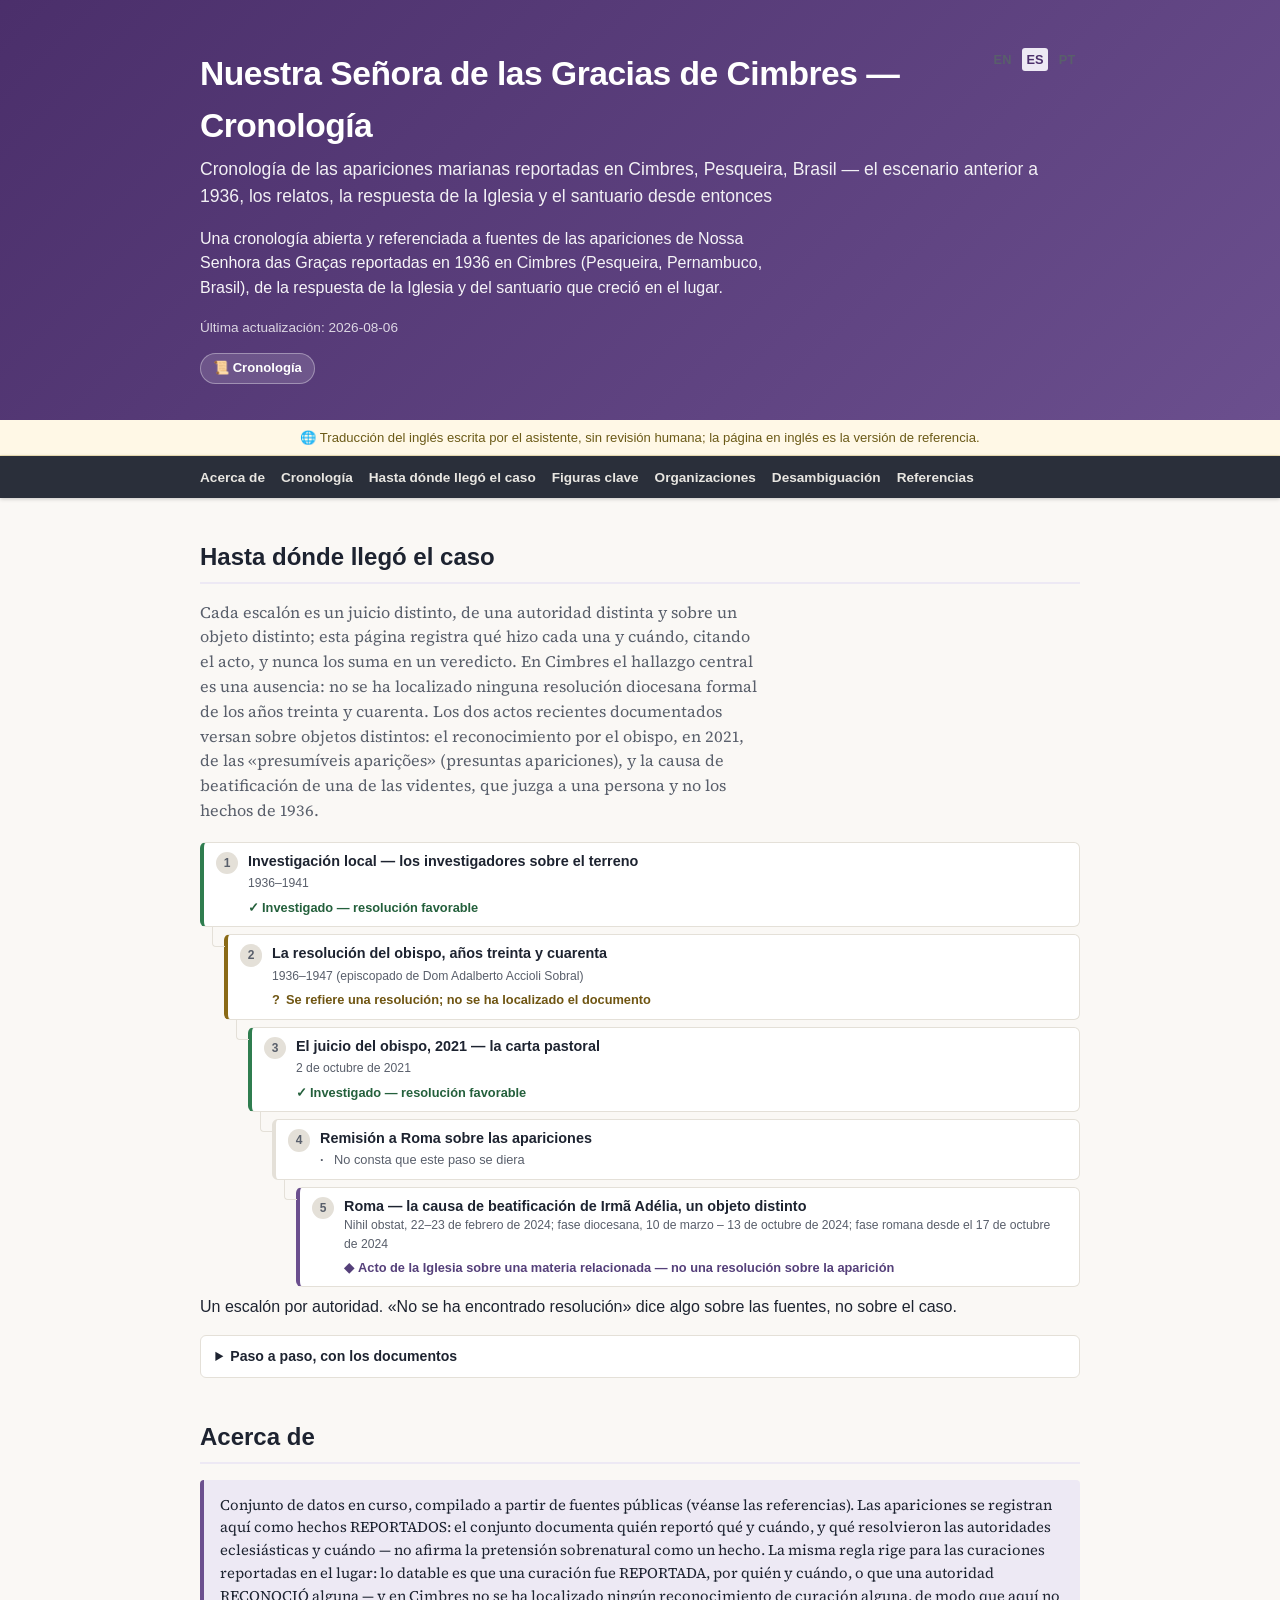
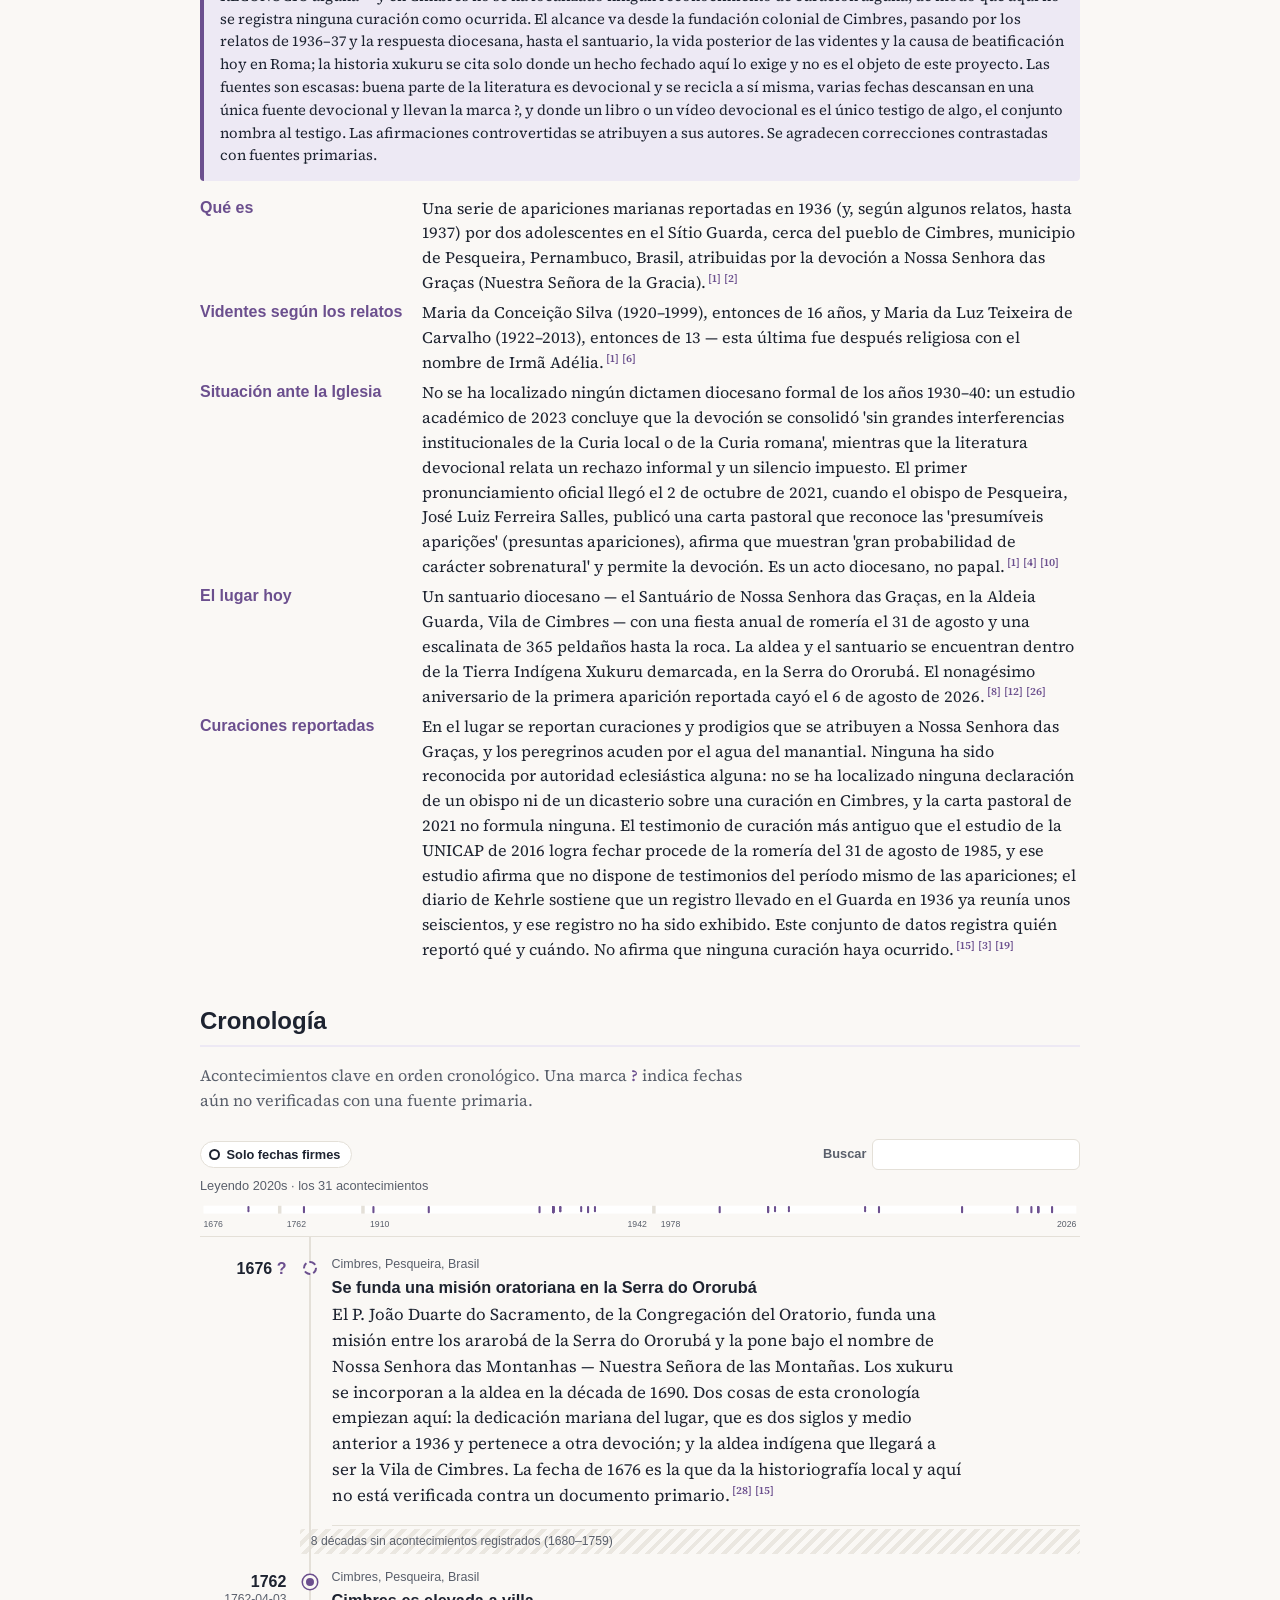
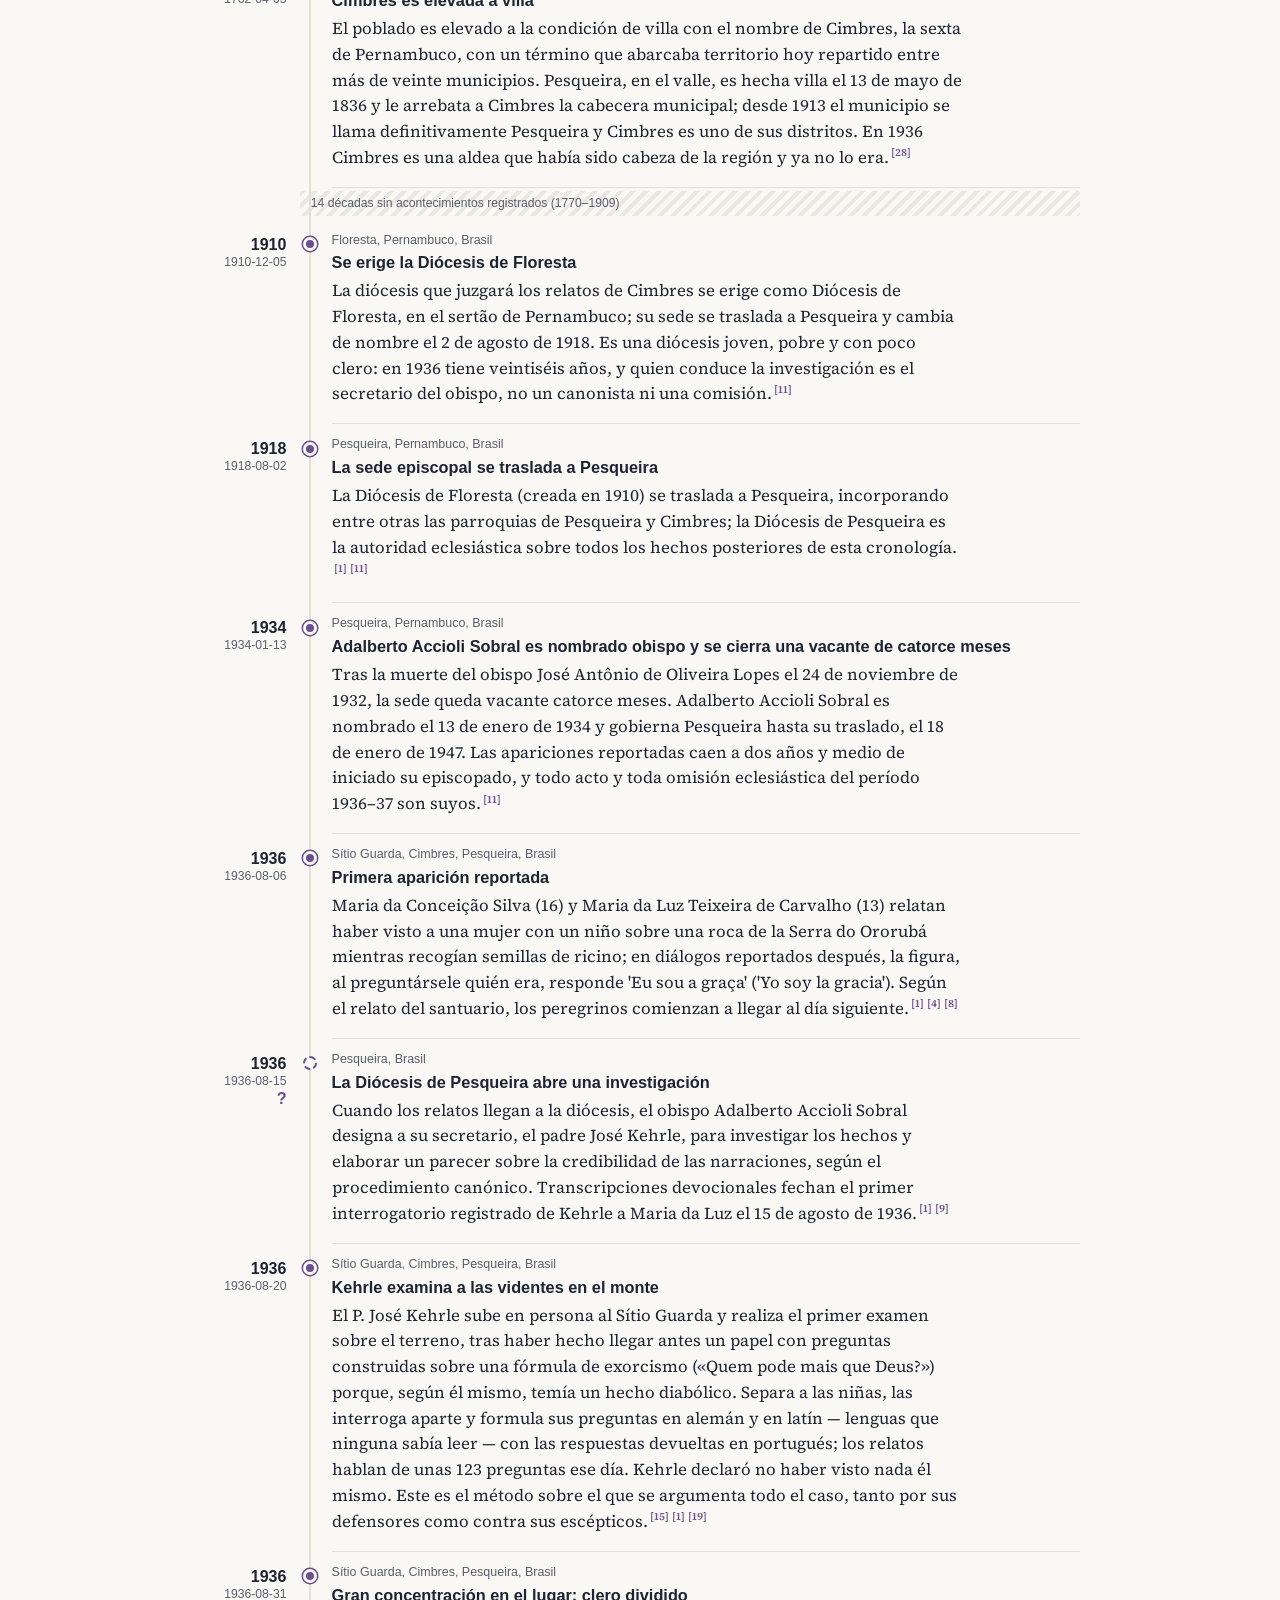
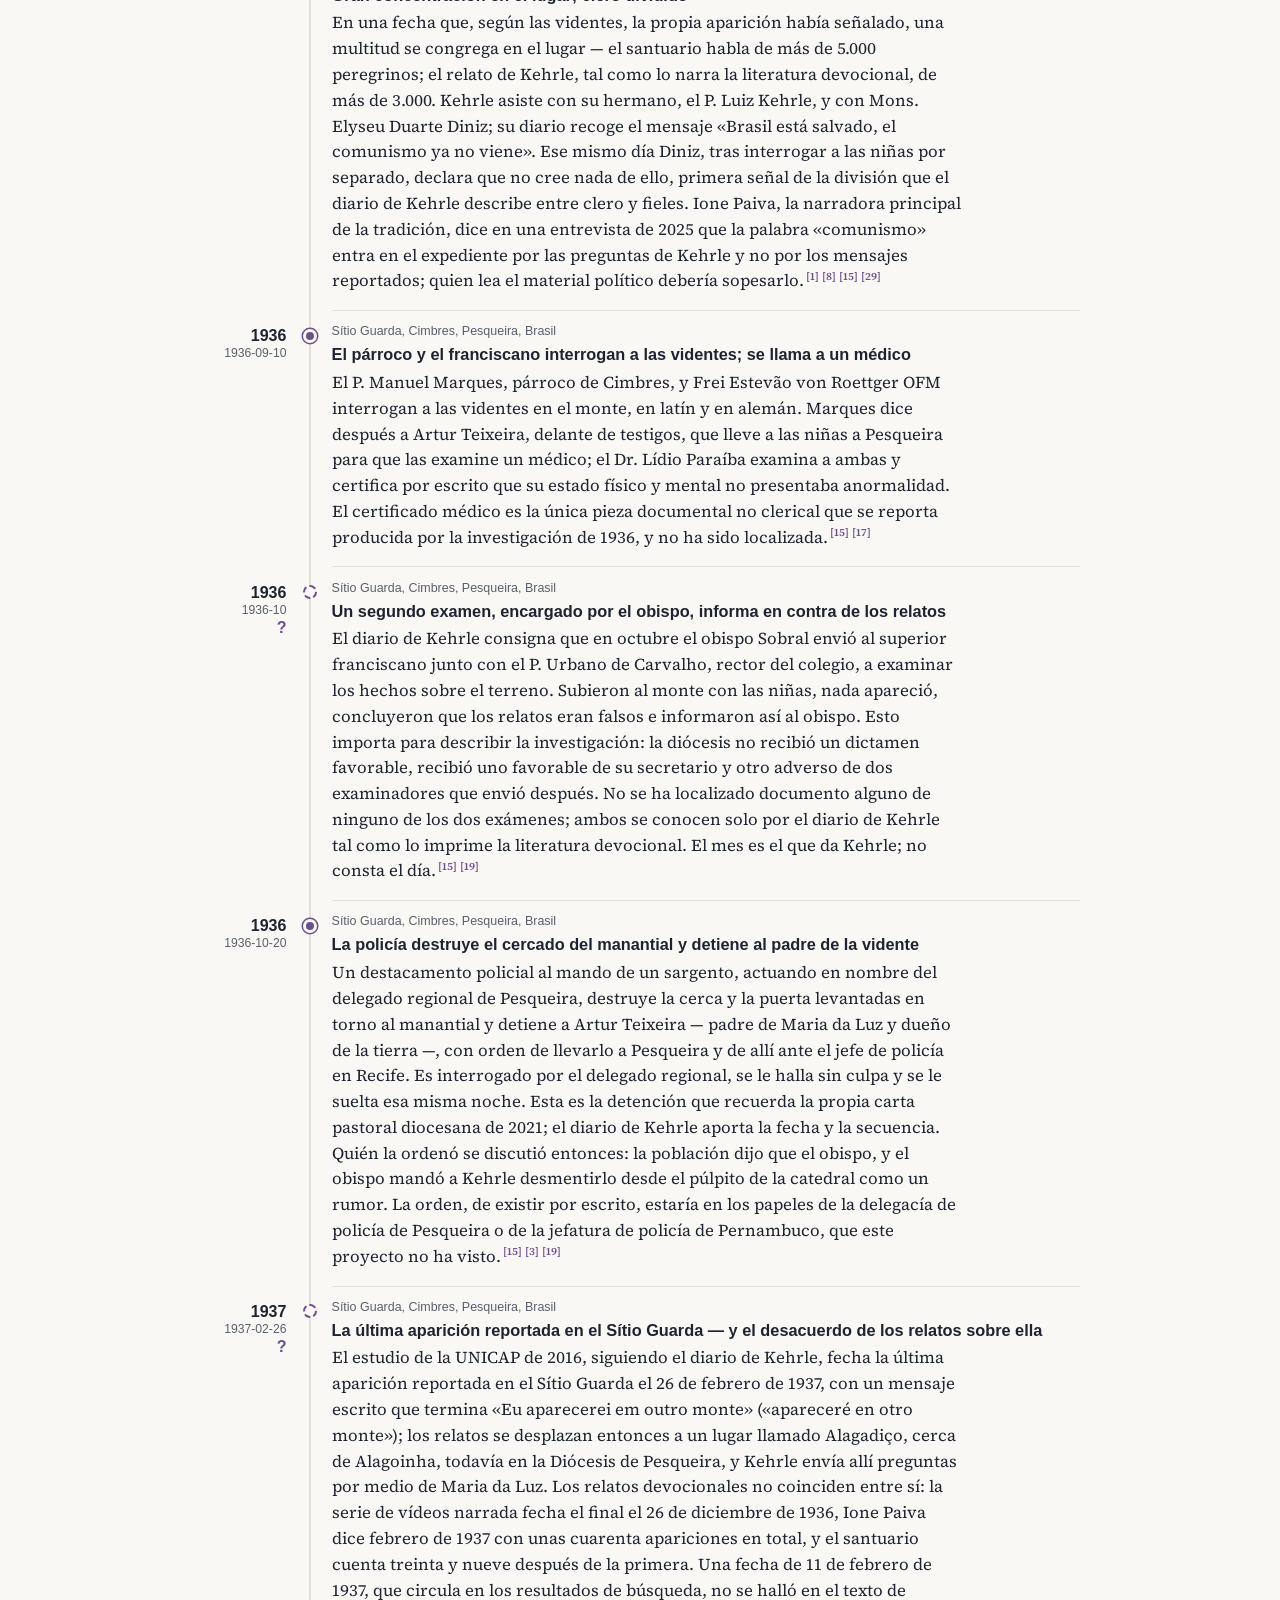
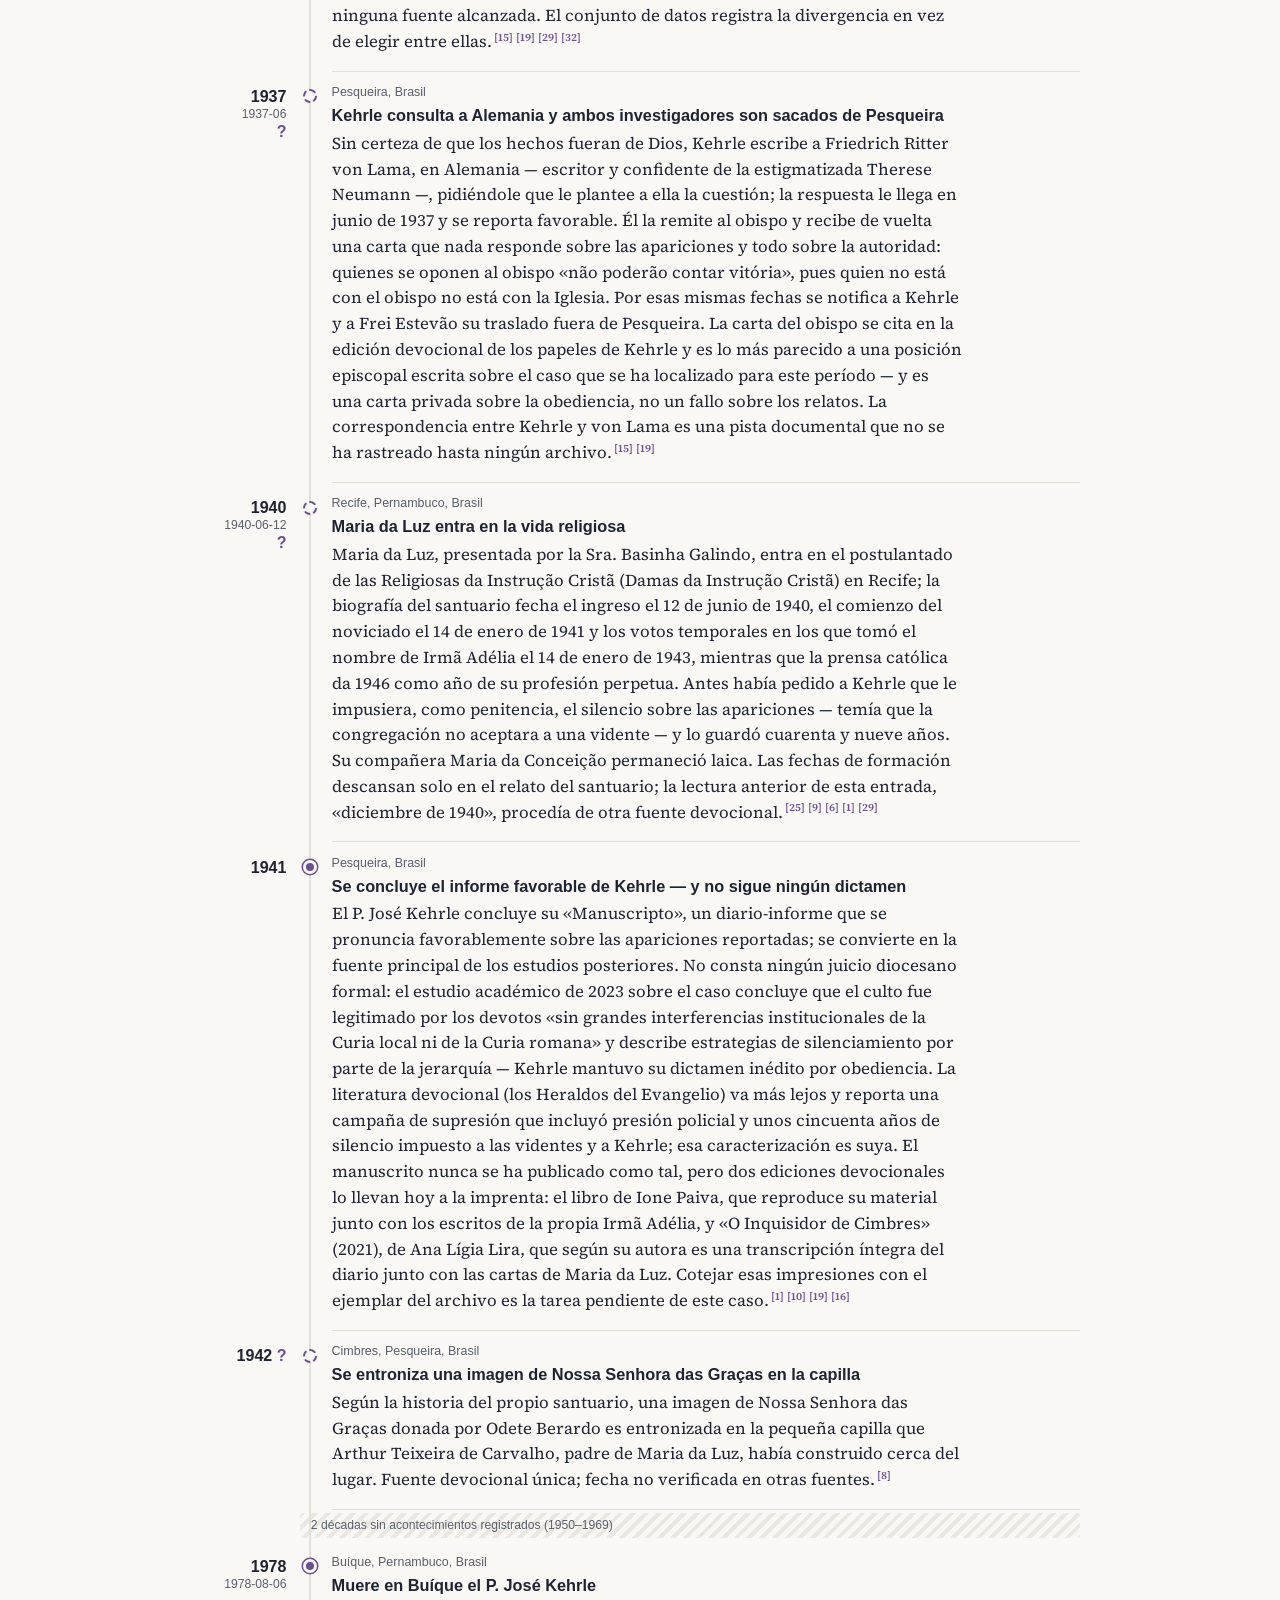
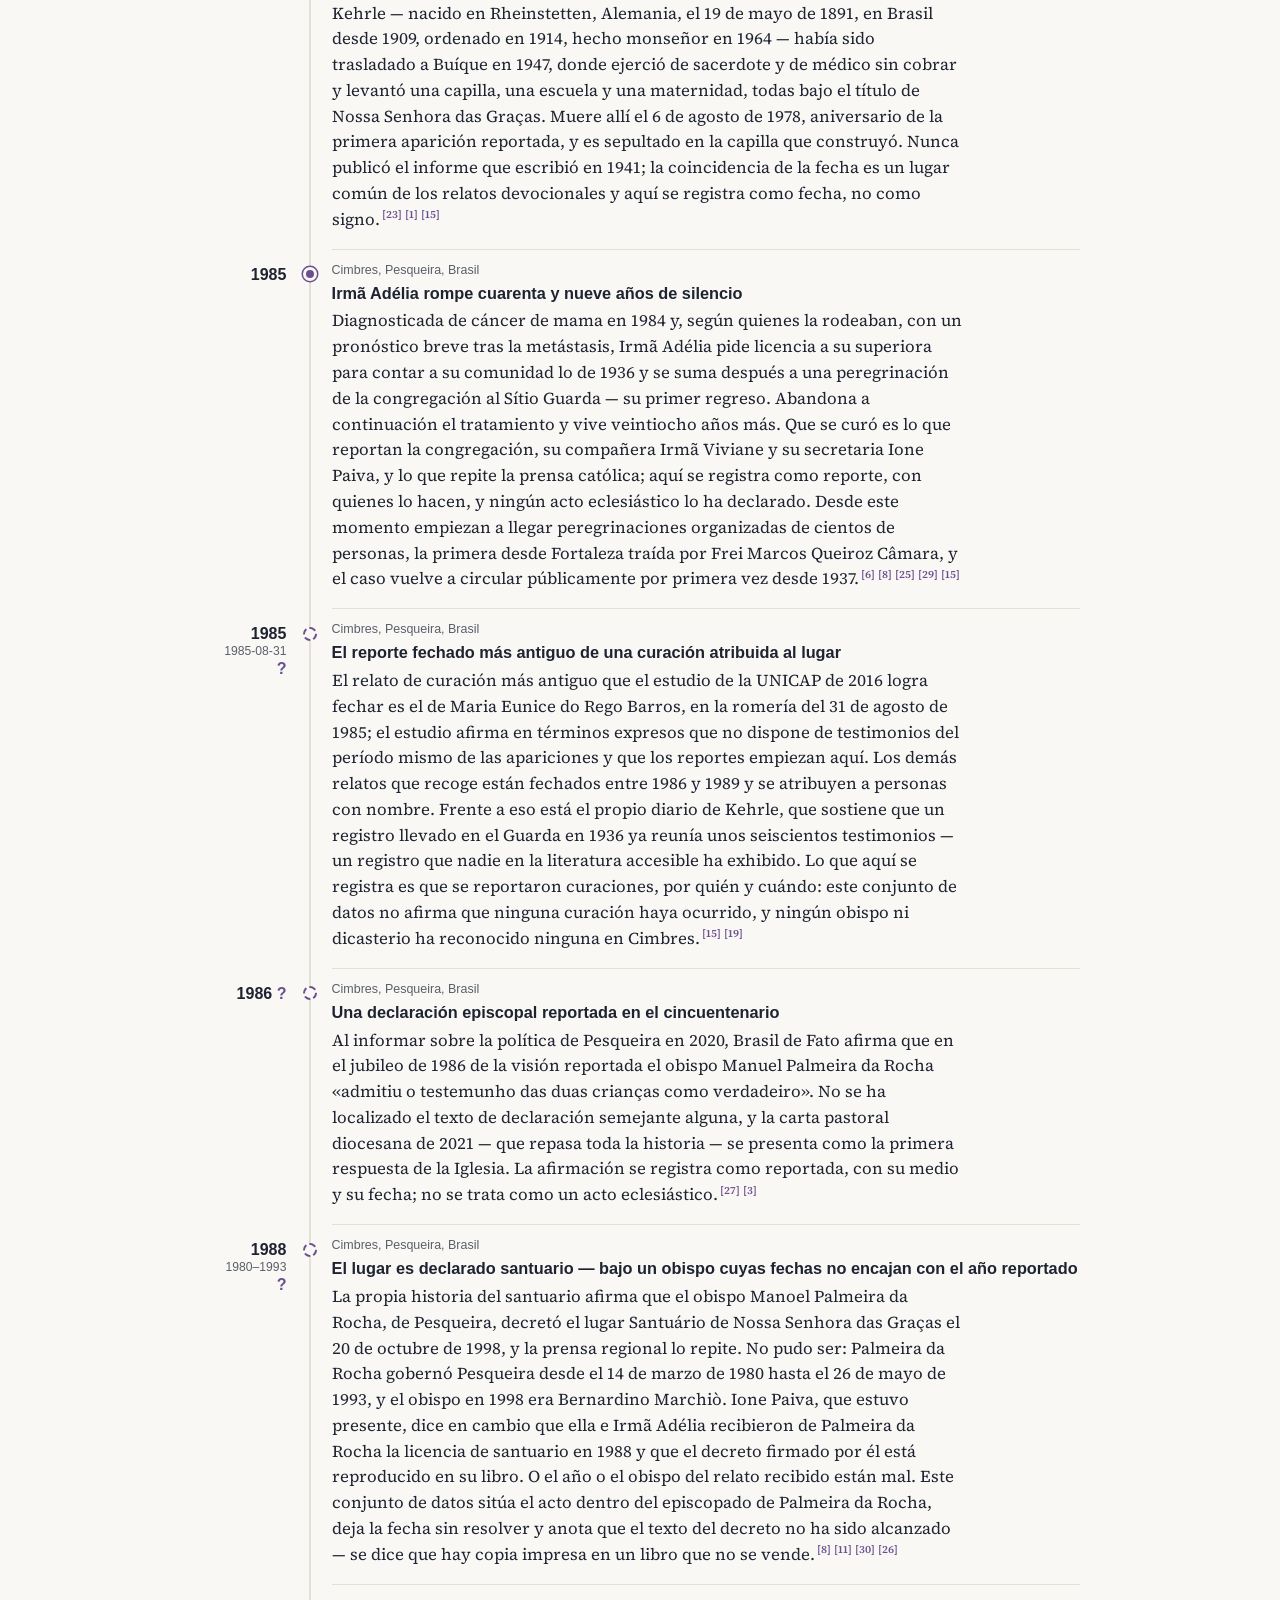
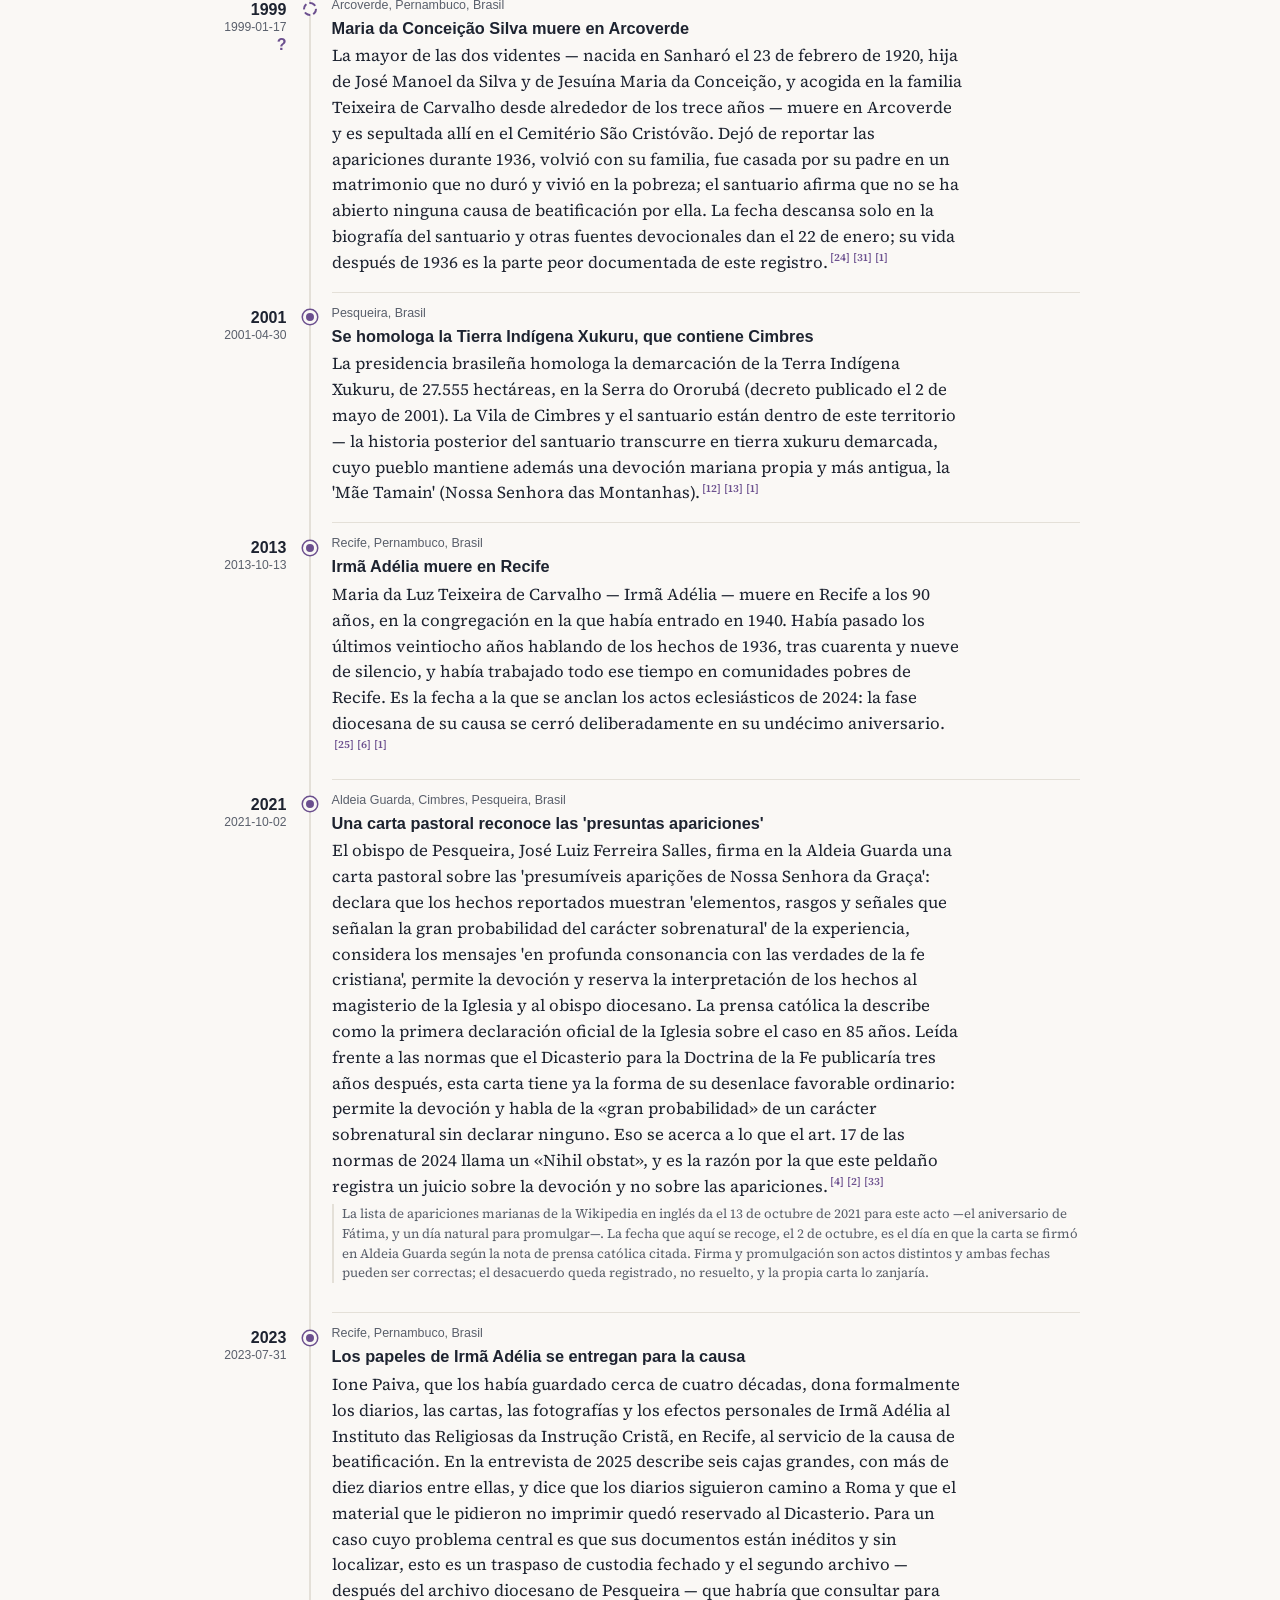
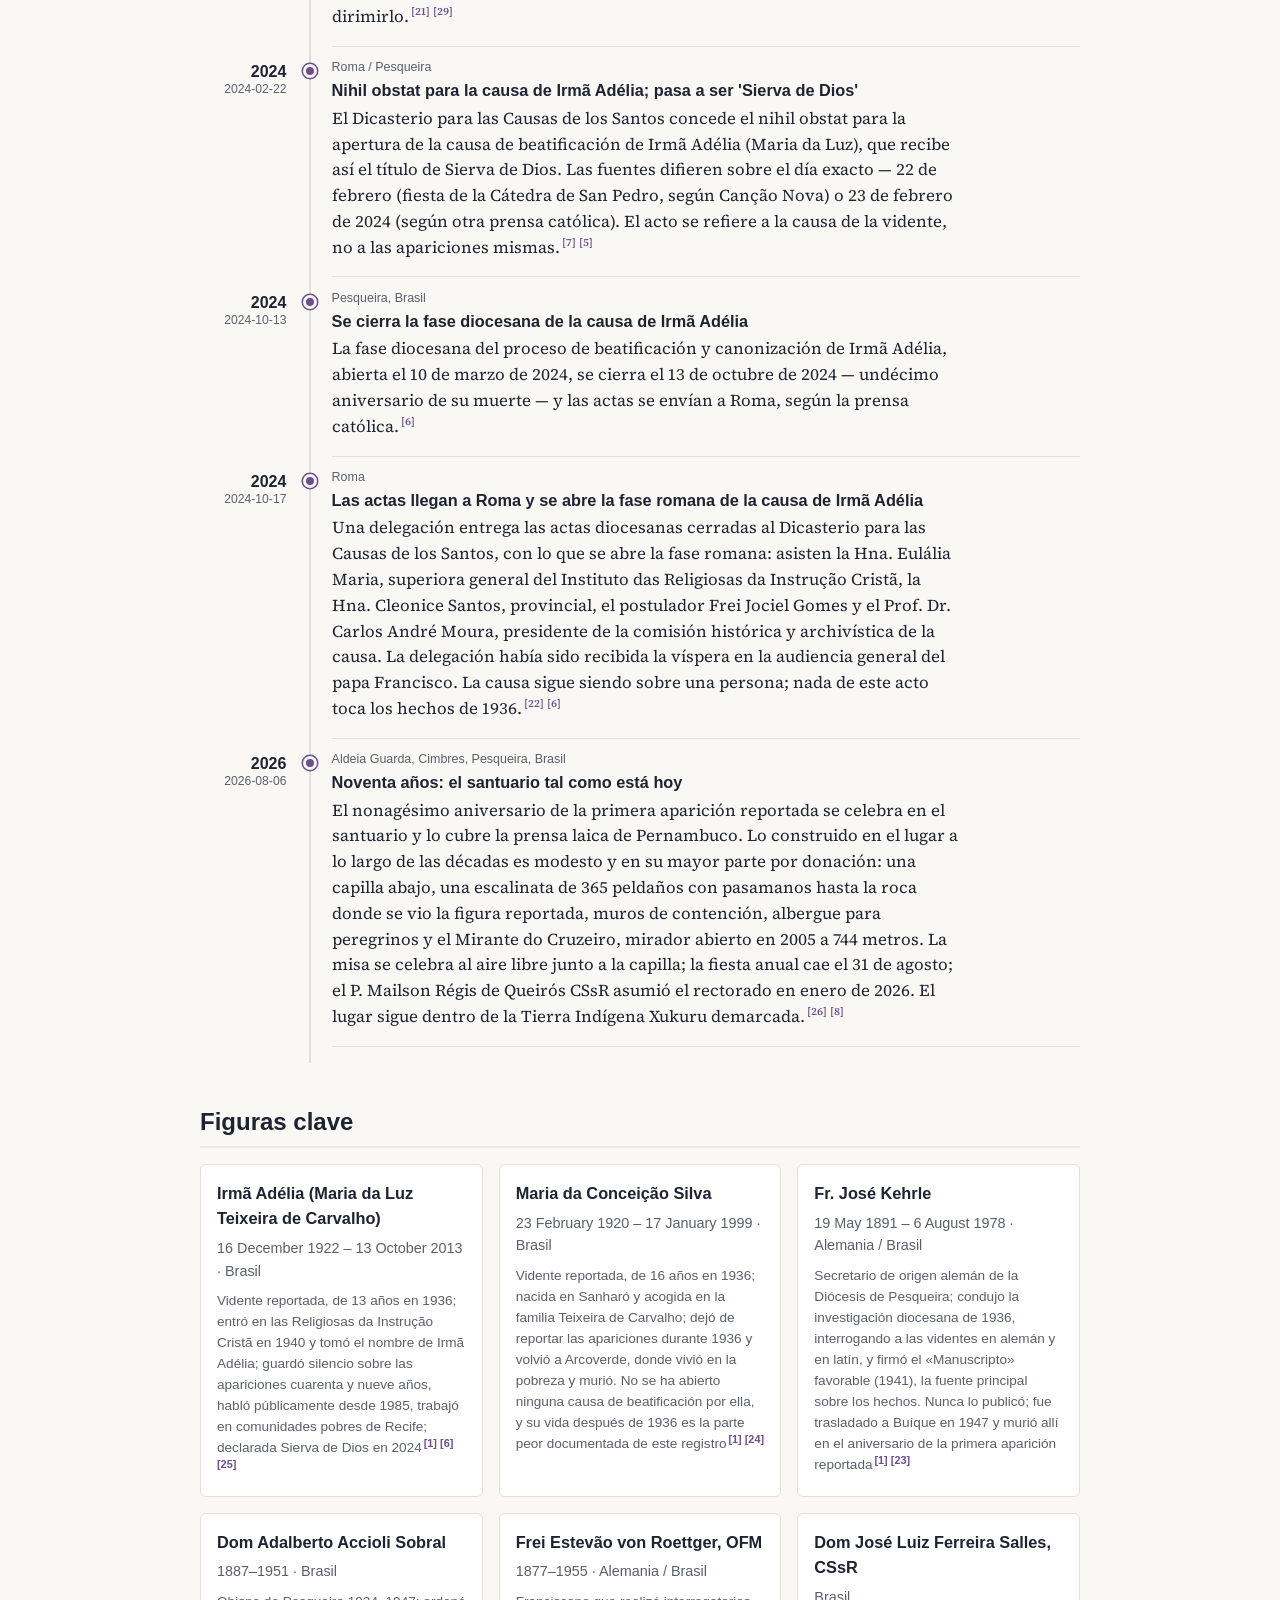
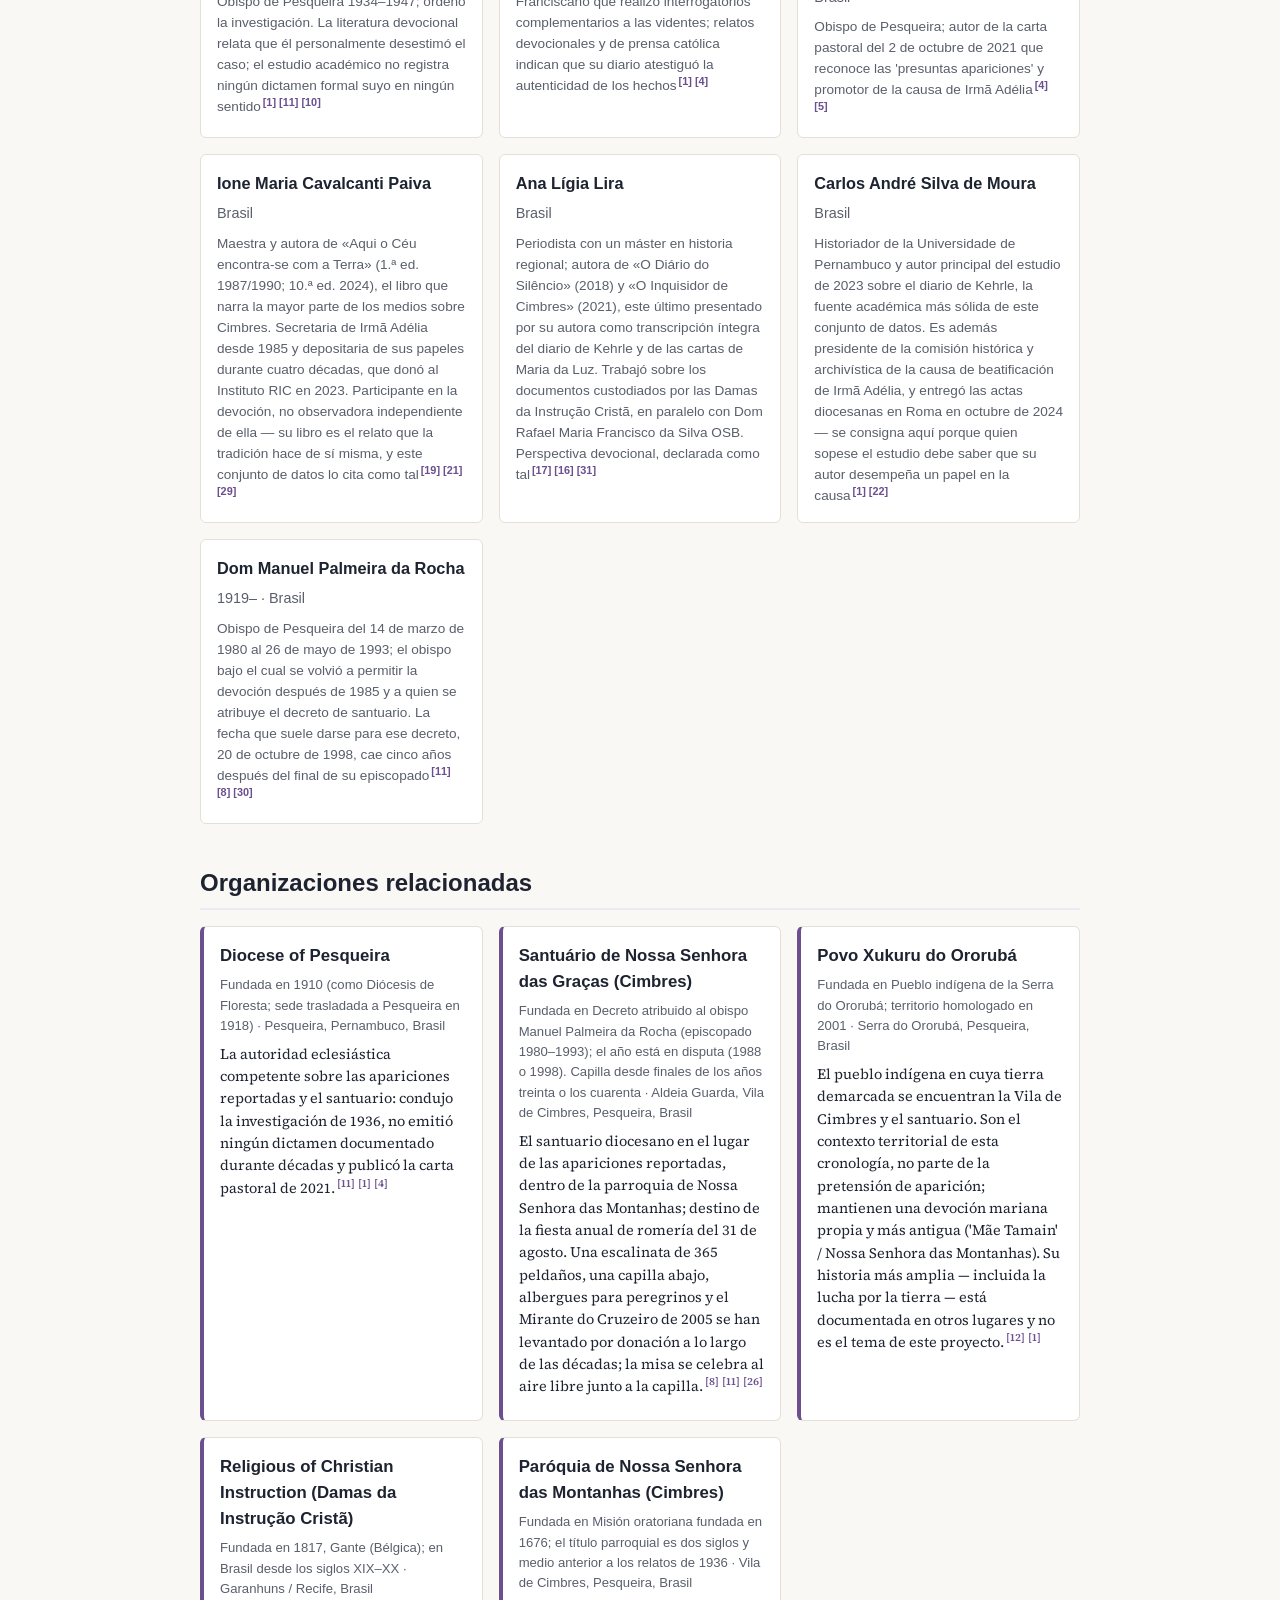
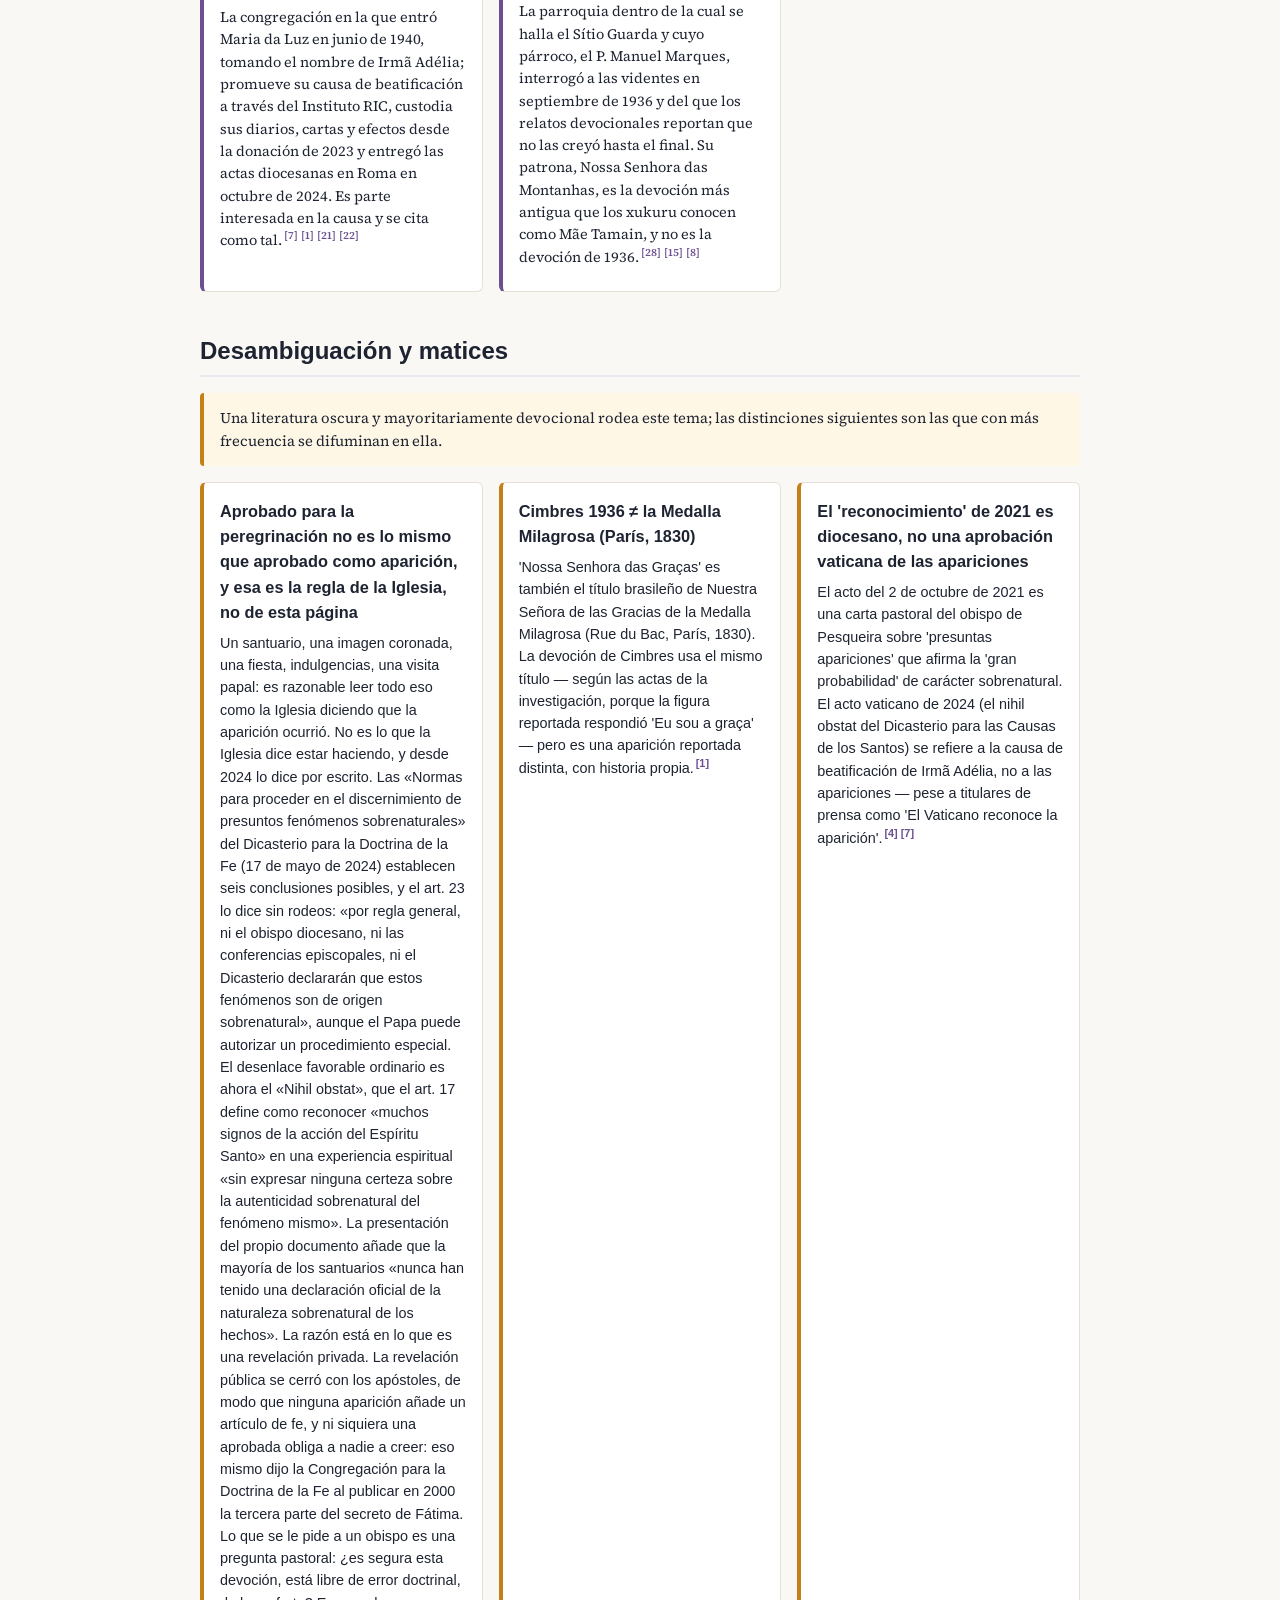
<file: docs/es/index.html>
<!DOCTYPE html>
<html lang="es">
<head>
  <meta charset="utf-8">
  <meta name="viewport" content="width=device-width, initial-scale=1">
  <title>Nuestra Señora de las Gracias de Cimbres — Cronología</title>
  <meta name="description" content="Una cronología abierta y referenciada a fuentes de las apariciones de Nossa Senhora das Graças reportadas en 1936 en Cimbres (Pesqueira, Pernambuco, Brasil), de la respuesta de la Iglesia y del santuario que creció en el lugar.">
  <!-- Google tag (gtag.js) -->
  <script async src="https://www.googletagmanager.com/gtag/js?id=G-R9LV1QZHVE"></script>
  <script>
    window.dataLayer = window.dataLayer || [];
    function gtag(){dataLayer.push(arguments);}
    gtag('js', new Date());
    gtag('config', 'G-R9LV1QZHVE');
  </script>
  <link rel="stylesheet" href="../styles.css">
  <script src="../river.js" defer></script>
  <script src="../cite.js" defer data-label="Referencia" data-all="Todas las referencias"></script>
  <link rel="canonical" href="https://cronologia.github.io/cimbres/es/">
  <link rel="alternate" hreflang="en" href="https://cronologia.github.io/cimbres/en/">
  <link rel="alternate" hreflang="es" href="https://cronologia.github.io/cimbres/es/">
  <link rel="alternate" hreflang="pt" href="https://cronologia.github.io/cimbres/pt/">
  <link rel="alternate" hreflang="x-default" href="https://cronologia.github.io/cimbres/">
  <meta property="og:type" content="website">
  <meta property="og:site_name" content="Nuestra Señora de las Gracias de Cimbres — Cronología">
  <meta property="og:locale" content="es_ES">
  <meta property="og:title" content="Nuestra Señora de las Gracias de Cimbres — Cronología">
  <meta property="og:description" content="Una cronología abierta y referenciada a fuentes de las apariciones de Nossa Senhora das Graças reportadas en 1936 en Cimbres (Pesqueira, Pernambuco, Brasil), de la respuesta de la Iglesia y del santuario que creció en el lugar.">
  <meta property="og:url" content="https://cronologia.github.io/cimbres/es/">
  <meta name="twitter:card" content="summary">
  <meta name="twitter:title" content="Nuestra Señora de las Gracias de Cimbres — Cronología">
  <meta name="twitter:description" content="Una cronología abierta y referenciada a fuentes de las apariciones de Nossa Senhora das Graças reportadas en 1936 en Cimbres (Pesqueira, Pernambuco, Brasil), de la respuesta de la Iglesia y del santuario que creció en el lugar.">
  <script type="application/ld+json">
  {
    "@context": "https://schema.org",
    "@type": "WebSite",
    "name": "Nuestra Señora de las Gracias de Cimbres — Cronología",
    "description": "Una cronología abierta y referenciada a fuentes de las apariciones de Nossa Senhora das Graças reportadas en 1936 en Cimbres (Pesqueira, Pernambuco, Brasil), de la respuesta de la Iglesia y del santuario que creció en el lugar.",
    "url": "https://cronologia.github.io/cimbres/es/",
    "inLanguage": "es"
  }
  </script>
</head>
<body>
  <header class="site-header">
    <div class="wrap">
      <nav class="lang-switch" aria-label="Idioma"><a href="../en/" hreflang="en">EN</a><span class="lang-current" aria-current="true">ES</span><a href="../pt/" hreflang="pt">PT</a></nav>
      <h1>Nuestra Señora de las Gracias de Cimbres — Cronología</h1>
      <p class="subtitle">Cronología de las apariciones marianas reportadas en Cimbres, Pesqueira, Brasil — el escenario anterior a 1936, los relatos, la respuesta de la Iglesia y el santuario desde entonces</p>
      <p class="lead">Una cronología abierta y referenciada a fuentes de las apariciones de Nossa Senhora das Graças reportadas en 1936 en Cimbres (Pesqueira, Pernambuco, Brasil), de la respuesta de la Iglesia y del santuario que creció en el lugar.</p>
      <p class="updated">Última actualización: 2026-08-06</p>
      <div class="viz-chips">
        <a href="#chronology">📜 Cronología</a>
      </div>
    </div>
  </header>
  <div class="i18n-disclaimer" role="note">🌐 Traducción del inglés escrita por el asistente, sin revisión humana; la página en inglés es la versión de referencia.</div>

  <nav class="site-nav">
    <div class="wrap">
      <a href="#about">Acerca de</a>
      <a href="#chronology">Cronología</a>
      <a href="#approval-ladder">Hasta dónde llegó el caso</a>
      <a href="#figures">Figuras clave</a>
      <a href="#organizations">Organizaciones</a>
      <a href="#disambiguation">Desambiguación</a>
      <a href="#references">Referencias</a>
    </div>
  </nav>

  <main class="wrap">
    <section id="approval-ladder" class="viz">
      <h2>Hasta dónde llegó el caso</h2>
      <p class="section-intro">Cada escalón es un juicio distinto, de una autoridad distinta y sobre un objeto distinto; esta página registra qué hizo cada una y cuándo, citando el acto, y nunca los suma en un veredicto. En Cimbres el hallazgo central es una ausencia: no se ha localizado ninguna resolución diocesana formal de los años treinta y cuarenta. Los dos actos recientes documentados versan sobre objetos distintos: el reconocimiento por el obispo, en 2021, de las «presumíveis aparições» (presuntas apariciones), y la causa de beatificación de una de las videntes, que juzga a una persona y no los hechos de 1936.</p>
      <figure class="approval-ladder">
        <div class="viz-scroll">
        <ol class="al-cascade">
          <li class="al-node al-favourable" style="--al-step:0">
            <a href="#al-rung-1" class="al-node-link">
              <span class="al-num" aria-hidden="true">1</span>
              <span class="al-node-body">
                <span class="al-node-label">Investigación local — los investigadores sobre el terreno</span><span class="al-when">1936–1941</span>
                <span class="al-node-status"><span class="al-glyph" aria-hidden="true">✓</span>Investigado — resolución favorable</span>
              </span>
            </a>
          </li>
          <li class="al-node al-reported-undocumented" style="--al-step:1">
            <a href="#al-rung-2" class="al-node-link">
              <span class="al-num" aria-hidden="true">2</span>
              <span class="al-node-body">
                <span class="al-node-label">La resolución del obispo, años treinta y cuarenta</span><span class="al-when">1936–1947 (episcopado de Dom Adalberto Accioli Sobral)</span>
                <span class="al-node-status"><span class="al-glyph" aria-hidden="true">?</span>Se refiere una resolución; no se ha localizado el documento</span>
              </span>
            </a>
          </li>
          <li class="al-node al-favourable" style="--al-step:2">
            <a href="#al-rung-3" class="al-node-link">
              <span class="al-num" aria-hidden="true">3</span>
              <span class="al-node-body">
                <span class="al-node-label">El juicio del obispo, 2021 — la carta pastoral</span><span class="al-when">2 de octubre de 2021</span>
                <span class="al-node-status"><span class="al-glyph" aria-hidden="true">✓</span>Investigado — resolución favorable</span>
              </span>
            </a>
          </li>
          <li class="al-node al-not-found" style="--al-step:3">
            <a href="#al-rung-4" class="al-node-link">
              <span class="al-num" aria-hidden="true">4</span>
              <span class="al-node-body">
                <span class="al-node-label">Remisión a Roma sobre las apariciones</span>
                <span class="al-node-status"><span class="al-glyph" aria-hidden="true">·</span>No consta que este paso se diera</span>
              </span>
            </a>
          </li>
          <li class="al-node al-adjacent" style="--al-step:4">
            <a href="#al-rung-5" class="al-node-link">
              <span class="al-num" aria-hidden="true">5</span>
              <span class="al-node-body">
                <span class="al-node-label">Roma — la causa de beatificación de Irmã Adélia, un objeto distinto</span><span class="al-when">Nihil obstat, 22–23 de febrero de 2024; fase diocesana, 10 de marzo – 13 de octubre de 2024; fase romana desde el 17 de octubre de 2024</span>
                <span class="al-node-status"><span class="al-glyph" aria-hidden="true">◆</span>Acto de la Iglesia sobre una materia relacionada — no una resolución sobre la aparición</span>
              </span>
            </a>
          </li>
        </ol>
        </div>
        <figcaption>Un escalón por autoridad. «No se ha encontrado resolución» dice algo sobre las fuentes, no sobre el caso.</figcaption>
      </figure>
      <details class="al-details">
        <summary>Paso a paso, con los documentos</summary>
        <div class="al-tablist" hidden aria-label="Hasta dónde llegó el caso">
            <button type="button" class="al-tab" data-al-panel="al-rung-1"><span class="al-glyph" aria-hidden="true">✓</span>Investigación local — los investigadores sobre el terreno</button>
            <button type="button" class="al-tab" data-al-panel="al-rung-2"><span class="al-glyph" aria-hidden="true">?</span>La resolución del obispo, años treinta y cuarenta</button>
            <button type="button" class="al-tab" data-al-panel="al-rung-3"><span class="al-glyph" aria-hidden="true">✓</span>El juicio del obispo, 2021 — la carta pastoral</button>
            <button type="button" class="al-tab" data-al-panel="al-rung-4"><span class="al-glyph" aria-hidden="true">·</span>Remisión a Roma sobre las apariciones</button>
            <button type="button" class="al-tab" data-al-panel="al-rung-5"><span class="al-glyph" aria-hidden="true">◆</span>Roma — la causa de beatificación de Irmã Adélia, un objeto distinto</button>
        </div>
        <div class="al-panels">
          <section id="al-rung-1" class="al-panel al-favourable">
            <h3 class="al-panel-title">Investigación local — los investigadores sobre el terreno <span class="al-when">1936–1941</span></h3>
            <p class="al-status"><span class="al-glyph" aria-hidden="true">✓</span>Investigado — resolución favorable</p>
<p class="al-who">El P. José Kehrle (1891–1978), secretario del obispo de Pesqueira, y Frei Estevam Roettger OFM (1877–1955), ambos por determinación del obispo Adalberto Accioli Sobral.</p><p class="al-outcome">Los dos investigadores interrogaron repetidamente a las videntes desde agosto de 1936 y asistieron en persona a las apariciones reportadas, presionando en busca de una contradicción; Kehrle separó a las niñas y formuló sus preguntas en alemán y en latín, lenguas que ninguna sabía leer, el 20 de agosto y después. La propia carta pastoral diocesana de 2021 consigna que entregaron «o parecer favorável sobre os eventos e o atestado da sua veracidade» — un dictamen favorable sobre los hechos y una atestación de su veracidad. El «Manuscripto» de Kehrle, de 1941, es ese dictamen, y sigue siendo la fuente principal de todo relato posterior. Es el informe de un investigador y no un fallo: nunca se publicó, Kehrle guardó silencio por obediencia y ningún acto diocesano lo asumió. Dos cosas matizan este peldaño y se consignan con él. El clero no era de un solo parecer — Mons. Elyseu Duarte Diniz, tras interrogar a las niñas por separado el 31 de agosto de 1936, declaró que no creía nada de ello, y del párroco, el P. Manuel Marques, se reporta que no creyó jamás. Y el dictamen favorable no fue el único que recibió el obispo: el diario de Kehrle consigna que en octubre de 1936 Sobral envió al superior franciscano y al P. Urbano de Carvalho a examinar el lugar, que a ellos nada se les apareció y que informaron al obispo de que los relatos eran falsos. Ninguno de los dos exámenes produjo un documento localizado. El diario mismo está hoy impreso en dos ediciones devocionales — el libro de Ione Paiva y «O Inquisidor de Cimbres» (2021), de Ana Lígia Lira, que según su autora lo transcribe íntegro — y cotejarlas con el ejemplar del archivo es la tarea pendiente.</p>            <p class="al-cites"><sup class="cite"><a href="#ref-3" title="Reference 3">[3]</a> <a href="#ref-1" title="Reference 1">[1]</a> <a href="#ref-15" title="Reference 15">[15]</a> <a href="#ref-16" title="Reference 16">[16]</a></sup></p>
          </section>
          <section id="al-rung-2" class="al-panel al-reported-undocumented">
            <h3 class="al-panel-title">La resolución del obispo, años treinta y cuarenta <span class="al-when">1936–1947 (episcopado de Dom Adalberto Accioli Sobral)</span></h3>
            <p class="al-status"><span class="al-glyph" aria-hidden="true">?</span>Se refiere una resolución; no se ha localizado el documento</p>
<p class="al-who">El obispo Adalberto Accioli Sobral (1887–1951), segundo obispo de Pesqueira, que administró la diócesis de 1934 a 1947 y ordenó la investigación.</p><p class="al-outcome">La literatura devocional reporta que la Iglesia respondió en ese período rechazando los relatos e imponiendo silencio — los Heraldos del Evangelio añaden presión policial y unos cincuenta años de silencio forzado sobre las videntes y sobre Kehrle — pero no exhibe decreto alguno, y esa caracterización es suya. Lo que establecen las fuentes mejores es más estrecho y no es un fallo: el estudio académico de 2023 concluye que el culto fue legitimado por sus devotos «sin grandes interferencias institucionales de la Curia local ni de la Curia romana» y describe estrategias de silenciamiento antes que un acto, mientras que la carta pastoral diocesana de 2021 consigna el «silenciamento das autoridades eclesiásticas» y la detención del padre de Maria da Luz por la policía en 1936, y a continuación se llama a sí misma «a primeira resposta da Igreja» — la primera respuesta de la Iglesia a estos hechos. Cuatro actuaciones episcopales del período están hoy fechadas y atestiguadas, y ninguna es un fallo: el segundo examen de octubre de 1936, que informó en contra de los relatos; la acción policial del 20 de octubre de 1936, que destruyó el cercado del manantial y detuvo a Artur Teixeira, ordenada en nombre del delegado regional de Pesqueira, que la población atribuyó al obispo y que el obispo hizo desmentir a Kehrle desde el púlpito de la catedral; la reprensión del obispo a Kehrle por costear los estudios de una vidente en lugar de los de un seminarista; y una carta a Kehrle de 1937, citada en la edición devocional de sus papeles, que nada dice de las apariciones y todo de la obediencia — quien no está con el obispo no está con la Iglesia. Una carta privada sobre la autoridad no es un juicio sobre un caso. Así pues, se reporta un fallo y no se ha localizado ningún documento. Eso no es lo mismo que un fallo en contra, y esta página no registra ninguno.</p><p class="al-nodoc">No se ha localizado ningún decreto diocesano formal sobre las apariciones, favorable o adverso, para los años treinta y cuarenta. Consultado en agosto de 2026: el estudio de la RBHR de 2023, que trabaja sobre el manuscrito de Kehrle de 1941 y no cita ningún acto semejante; la tesis de la UNICAP de 2016, que reconstruye toda la secuencia de 1936–37 a partir de ese diario y tampoco cita ninguno; la carta pastoral de 2021, que repasa la historia y no cita ninguno; la prensa católica; la propia historia del santuario; la literatura devocional que afirma el rechazo; y dieciocho vídeos devocionales aportados a este proyecto en 2026, en los que todos los oradores afirman una prohibición episcopal y ninguno nombra un decreto, un número de protocolo ni una referencia archivística. La tesis de 2016 añade un cero verificado propio: no halló cobertura de los hechos en el Jornal do Commercio ni en el Diário de Pernambuco entre agosto y noviembre de 1936. Tres archivos lo resolverían y aquí no se ha consultado ninguno — el archivo diocesano de Pesqueira, que custodia el manuscrito de Kehrle y no está en línea; los papeles de la delegacía de policía de Pesqueira y de la jefatura de policía de Pernambuco, donde estaría una orden de la detención de octubre de 1936; y el fondo de Irmã Adélia donado al Instituto RIC de Recife en julio de 2023.</p>            <p class="al-cites"><sup class="cite"><a href="#ref-1" title="Reference 1">[1]</a> <a href="#ref-3" title="Reference 3">[3]</a> <a href="#ref-10" title="Reference 10">[10]</a> <a href="#ref-15" title="Reference 15">[15]</a></sup></p>
          </section>
          <section id="al-rung-3" class="al-panel al-favourable">
            <h3 class="al-panel-title">El juicio del obispo, 2021 — la carta pastoral <span class="al-when">2 de octubre de 2021</span></h3>
            <p class="al-status"><span class="al-glyph" aria-hidden="true">✓</span>Investigado — resolución favorable</p>
<p class="al-who">El obispo de Pesqueira, José Luiz Ferreira Salles CSsR, que firma en Aldeia Guarda, Vila de Cimbres.</p><p class="al-outcome">La carta se titula «A Diocese de Pesqueira e as presumíveis aparições de Nossa Senhora da Graça» — apariciones presuntas — y la palabra pesa a lo largo de todo el texto. Actuando «pela autoridade que nos confere o nosso ministério episcopal», el obispo declara que en las apariciones referidas hay «elementos, traços e sinais que abalizam e sinalizam a grande probabilidade do caráter sobrenatural» de lo vivido por las dos jóvenes; que los mensajes están «em profunda consonância com as verdades da fé cristã»; que esa constatación de gran probabilidad, aunque haga los hechos dignos de crédito, «não vincula ou obriga nenhum fiel a crer»; y que concede permiso para que los fieles continúen la devoción. La interpretación oficial queda reservada al Magisterio y al obispo diocesano, y la carta dice expresamente que no agota la posibilidad de decisiones ulteriores de las instancias eclesiales competentes. Es un acto diocesano que constata una gran probabilidad y permite un culto: no una declaración de que las apariciones estén establecidas, ni un acto pontificio.</p>            <p class="al-cites"><sup class="cite"><a href="#ref-3" title="Reference 3">[3]</a> <a href="#ref-4" title="Reference 4">[4]</a></sup></p>
          </section>
          <section id="al-rung-4" class="al-panel al-not-found">
            <h3 class="al-panel-title">Remisión a Roma sobre las apariciones</h3>
            <p class="al-status"><span class="al-glyph" aria-hidden="true">·</span>No consta que este paso se diera</p>
<p class="al-who">La Santa Sede. La carta pastoral de 2021 se atiene a las normas de la Santa Sede de 1978 para el discernimiento de presuntas apariciones y reserva los pronunciamientos oficiales sobre el caso al Magisterio y al obispo diocesano de Pesqueira.</p><p class="al-nodoc">Nada de lo hallado indica que las apariciones hayan sido remitidas a Roma ni juzgadas allí. Consultado en agosto de 2026: el estudio de la RBHR de 2023, que concluye que el culto se consolidó «sin grandes interferencias institucionales de la Curia local ni de la Curia romana»; la carta pastoral de 2021, que repasa el caso con extensión, cita las normas romanas, no reporta ningún acto romano sobre él y se llama a sí misma la primera respuesta de la Iglesia; la prensa católica, que presenta el acto de 2021 como diocesano; y las variantes del título latino de un eventual documento curial, registradas como un cero verificado en el KEYWORDS.md de este proyecto. Se registra como «sin registro hallado» — una afirmación sobre la evidencia alcanzada — y deliberadamente no como «el caso no llegó a este paso», que sería una afirmación sobre el caso mismo. Dirimirlo exigiría los registros del dicasterio competente, que este proyecto no ha visto; que un estudio no halle interferencia es compatible con un acto romano que no interfiriese. En 2026 se hizo una prueba más y dio el mismo resultado. Preguntada ante la cámara, en mayo de 2021, si la Santa Sede tenía un expediente sobre Cimbres, Ana Lígia Lira — que ha trabajado en estos documentos más que nadie fuera de la causa — respondió que así se dice «nos bastidores», y añadió de inmediato «mas eu não tenho provas disso, não tenho dados disso». La propia investigadora de la tradición reporta el rumor y desmiente tener la evidencia, que es justamente lo que este peldaño ya dice.</p>            <p class="al-cites"><sup class="cite"><a href="#ref-1" title="Reference 1">[1]</a> <a href="#ref-3" title="Reference 3">[3]</a> <a href="#ref-31" title="Reference 31">[31]</a></sup></p>
          </section>
          <section id="al-rung-5" class="al-panel al-adjacent">
            <h3 class="al-panel-title">Roma — la causa de beatificación de Irmã Adélia, un objeto distinto <span class="al-when">Nihil obstat, 22–23 de febrero de 2024; fase diocesana, 10 de marzo – 13 de octubre de 2024; fase romana desde el 17 de octubre de 2024</span></h3>
            <p class="al-status"><span class="al-glyph" aria-hidden="true">◆</span>Acto de la Iglesia sobre una materia relacionada — no una resolución sobre la aparición</p>
<p class="al-who">El Dicasterio para las Causas de los Santos y, en la fase diocesana, la Diócesis de Pesqueira.</p><p class="al-outcome">Este peldaño trata de una persona, no de los hechos de 1936. El nihil obstat del Dicasterio abrió la causa de beatificación y canonización de Irmã Adélia — Maria da Luz Teixeira de Carvalho, la menor de las dos videntes — que le da el título de Sierva de Dios; la prensa católica discrepa sobre si el acto cayó el 22 o el 23 de febrero de 2024. La fase diocesana se abrió el 10 de marzo de 2024 y se cerró el 13 de octubre de 2024, y las actas fueron a Roma, donde la causa sigue su curso. Una causa examina la vida y la virtud de un candidato: nada en ella es un juicio sobre las apariciones, y los titulares del tipo «el Vaticano reconoce la aparición de Cimbres» la tergiversan. La carta pastoral de 2021 ya había anunciado que el nihil obstat estaba pedido y en espera, tratando la causa como asunto distinto de los hechos. El peldaño figura aquí porque es el único acto romano de este expediente, y omitirlo dejaría esa confusión sin respuesta. Las actas diocesanas fueron entregadas al Dicasterio el 17 de octubre de 2024 por una delegación recibida la víspera en la audiencia papal: la superiora general y la provincial de la congregación, el postulador Frei Jociel Gomes y el Prof. Dr. Carlos André Moura como presidente de la comisión histórica y archivística de la causa — el mismo historiador que firmó el estudio académico de 2023 en el que más se apoya este conjunto de datos, cosa que conviene que el lector sepa. No se ha reconocido ningún milagro en la causa, y ninguna de las curaciones reportadas en Cimbres ha sido objeto de declaración eclesiástica alguna.</p>            <p class="al-cites"><sup class="cite"><a href="#ref-7" title="Reference 7">[7]</a> <a href="#ref-5" title="Reference 5">[5]</a> <a href="#ref-6" title="Reference 6">[6]</a> <a href="#ref-3" title="Reference 3">[3]</a> <a href="#ref-22" title="Reference 22">[22]</a></sup></p>
          </section>
        </div>
      </details>
      <script>(function () {
        var s = document.currentScript.closest('section');
        var det = s.querySelector('.al-details');
        var list = s.querySelector('.al-tablist');
        var tabs = [].slice.call(s.querySelectorAll('.al-tab'));
        var panels = [].slice.call(s.querySelectorAll('.al-panel'));
        if (!det || !tabs.length || tabs.length !== panels.length) return;
        list.hidden = false;
        list.setAttribute('role', 'tablist');
        function select(id, focus) {
          tabs.forEach(function (b, i) {
            var on = b.getAttribute('data-al-panel') === id;
            b.setAttribute('aria-selected', on ? 'true' : 'false');
            b.setAttribute('tabindex', on ? '0' : '-1');
            panels[i].hidden = !on;
            if (on && focus) b.focus();
          });
        }
        tabs.forEach(function (b, i) {
          b.setAttribute('role', 'tab');
          b.id = b.getAttribute('data-al-panel') + '-tab';
          panels[i].setAttribute('role', 'tabpanel');
          panels[i].setAttribute('aria-labelledby', b.id);
          panels[i].tabIndex = 0;
          b.addEventListener('click', function () { select(b.getAttribute('data-al-panel'), false); });
          b.addEventListener('keydown', function (e) {
            var d = e.key === 'ArrowRight' ? 1 : e.key === 'ArrowLeft' ? -1 : 0;
            if (!d) return;
            e.preventDefault();
            var n = (i + d + tabs.length) % tabs.length;
            select(tabs[n].getAttribute('data-al-panel'), true);
          });
        });
        // A cascade node opens the disclosure and selects its panel, instead of
        // jumping the page to a fragment inside a collapsed <details>.
        [].slice.call(s.querySelectorAll('.al-node-link')).forEach(function (a) {
          a.addEventListener('click', function (e) {
            e.preventDefault();
            det.open = true;
            select(a.getAttribute('href').slice(1), true);
          });
        });
        select(tabs[0].getAttribute('data-al-panel'), false);
      })();</script>
    </section>

    <section id="about">
      <h2>Acerca de</h2>
      <p class="notice">Conjunto de datos en curso, compilado a partir de fuentes públicas (véanse las referencias). Las apariciones se registran aquí como hechos REPORTADOS: el conjunto documenta quién reportó qué y cuándo, y qué resolvieron las autoridades eclesiásticas y cuándo — no afirma la pretensión sobrenatural como un hecho. La misma regla rige para las curaciones reportadas en el lugar: lo datable es que una curación fue REPORTADA, por quién y cuándo, o que una autoridad RECONOCIÓ alguna — y en Cimbres no se ha localizado ningún reconocimiento de curación alguna, de modo que aquí no se registra ninguna curación como ocurrida. El alcance va desde la fundación colonial de Cimbres, pasando por los relatos de 1936–37 y la respuesta diocesana, hasta el santuario, la vida posterior de las videntes y la causa de beatificación hoy en Roma; la historia xukuru se cita solo donde un hecho fechado aquí lo exige y no es el objeto de este proyecto. Las fuentes son escasas: buena parte de la literatura es devocional y se recicla a sí misma, varias fechas descansan en una única fuente devocional y llevan la marca ?, y donde un libro o un vídeo devocional es el único testigo de algo, el conjunto nombra al testigo. Las afirmaciones controvertidas se atribuyen a sus autores. Se agradecen correcciones contrastadas con fuentes primarias.</p>
      <dl class="facts">
        <dt>Qué es</dt>
        <dd>Una serie de apariciones marianas reportadas en 1936 (y, según algunos relatos, hasta 1937) por dos adolescentes en el Sítio Guarda, cerca del pueblo de Cimbres, municipio de Pesqueira, Pernambuco, Brasil, atribuidas por la devoción a Nossa Senhora das Graças (Nuestra Señora de la Gracia).<sup class="cite"><a href="#ref-1" title="Reference 1">[1]</a> <a href="#ref-2" title="Reference 2">[2]</a></sup></dd>
        <dt>Videntes según los relatos</dt>
        <dd>Maria da Conceição Silva (1920–1999), entonces de 16 años, y Maria da Luz Teixeira de Carvalho (1922–2013), entonces de 13 — esta última fue después religiosa con el nombre de Irmã Adélia.<sup class="cite"><a href="#ref-1" title="Reference 1">[1]</a> <a href="#ref-6" title="Reference 6">[6]</a></sup></dd>
        <dt>Situación ante la Iglesia</dt>
        <dd>No se ha localizado ningún dictamen diocesano formal de los años 1930–40: un estudio académico de 2023 concluye que la devoción se consolidó &#39;sin grandes interferencias institucionales de la Curia local o de la Curia romana&#39;, mientras que la literatura devocional relata un rechazo informal y un silencio impuesto. El primer pronunciamiento oficial llegó el 2 de octubre de 2021, cuando el obispo de Pesqueira, José Luiz Ferreira Salles, publicó una carta pastoral que reconoce las &#39;presumíveis aparições&#39; (presuntas apariciones), afirma que muestran &#39;gran probabilidad de carácter sobrenatural&#39; y permite la devoción. Es un acto diocesano, no papal.<sup class="cite"><a href="#ref-1" title="Reference 1">[1]</a> <a href="#ref-4" title="Reference 4">[4]</a> <a href="#ref-10" title="Reference 10">[10]</a></sup></dd>
        <dt>El lugar hoy</dt>
        <dd>Un santuario diocesano — el Santuário de Nossa Senhora das Graças, en la Aldeia Guarda, Vila de Cimbres — con una fiesta anual de romería el 31 de agosto y una escalinata de 365 peldaños hasta la roca. La aldea y el santuario se encuentran dentro de la Tierra Indígena Xukuru demarcada, en la Serra do Ororubá. El nonagésimo aniversario de la primera aparición reportada cayó el 6 de agosto de 2026.<sup class="cite"><a href="#ref-8" title="Reference 8">[8]</a> <a href="#ref-12" title="Reference 12">[12]</a> <a href="#ref-26" title="Reference 26">[26]</a></sup></dd>
        <dt>Curaciones reportadas</dt>
        <dd>En el lugar se reportan curaciones y prodigios que se atribuyen a Nossa Senhora das Graças, y los peregrinos acuden por el agua del manantial. Ninguna ha sido reconocida por autoridad eclesiástica alguna: no se ha localizado ninguna declaración de un obispo ni de un dicasterio sobre una curación en Cimbres, y la carta pastoral de 2021 no formula ninguna. El testimonio de curación más antiguo que el estudio de la UNICAP de 2016 logra fechar procede de la romería del 31 de agosto de 1985, y ese estudio afirma que no dispone de testimonios del período mismo de las apariciones; el diario de Kehrle sostiene que un registro llevado en el Guarda en 1936 ya reunía unos seiscientos, y ese registro no ha sido exhibido. Este conjunto de datos registra quién reportó qué y cuándo. No afirma que ninguna curación haya ocurrido.<sup class="cite"><a href="#ref-15" title="Reference 15">[15]</a> <a href="#ref-3" title="Reference 3">[3]</a> <a href="#ref-19" title="Reference 19">[19]</a></sup></dd>
      </dl>
    </section>

    <section id="chronology" class="river">
      <h2>Cronología</h2>
      <p class="section-intro">Acontecimientos clave en orden cronológico. Una marca <span class="flag">?</span> indica
      fechas aún no verificadas con una fuente primaria.</p>
      <div class="rv-bar">
        <div class="rv-controls" role="group" aria-label="Filtrar la cronología" hidden>
          <label class="rv-chip rv-firm"><input type="checkbox" data-firm><span class="rv-sw"></span>Solo fechas firmes</label>
          <label class="rv-find">Buscar <input type="search" autocomplete="off"></label>
          <p class="rv-status" aria-live="polite" data-all="los {n} acontecimientos" data-some="{n} de {total} acontecimientos mostrados" data-reading="Leyendo"></p>
        </div>
        <svg class="rv-ribbon" viewBox="-4 0 1008 29" preserveAspectRatio="xMinYMid meet" role="img" aria-label="Vista general de los 31 acontecimientos; los grandes vacíos del registro se dibujan como cortes">
          <rect class="rv-row" x="0" y="2" width="1000" height="9"/><rect class="rv-brk" x="85.3" y="2" width="4" height="9"><title>8 décadas sin acontecimientos registrados (1680–1759)</title></rect><rect class="rv-brk" x="180.7" y="2" width="4" height="9"><title>14 décadas sin acontecimientos registrados (1770–1909)</title></rect><rect class="rv-brk" x="514" y="2" width="4" height="9"><title>2 décadas sin acontecimientos registrados (1950–1969)</title></rect>
          <line class="rv-tick rv-l0 rv-u" data-i="0" x1="51.5" x2="51.5" y1="3.5" y2="9.5"/><line class="rv-tick rv-l0" data-i="1" x1="115.1" x2="115.1" y1="3.5" y2="9.5"/><line class="rv-tick rv-l0" data-i="2" x1="194.7" x2="194.7" y1="3.5" y2="9.5"/><line class="rv-tick rv-l0" data-i="3" x1="258.1" x2="258.1" y1="3.5" y2="9.5"/><line class="rv-tick rv-l0" data-i="4" x1="385" x2="385" y1="3.5" y2="9.5"/><line class="rv-tick rv-l0" data-i="5" x1="400.8" x2="400.8" y1="3.5" y2="9.5"/><line class="rv-tick rv-l0 rv-u" data-i="6" x1="400.8" x2="400.8" y1="3.5" y2="9.5"/><line class="rv-tick rv-l0" data-i="7" x1="400.8" x2="400.8" y1="3.5" y2="9.5"/><line class="rv-tick rv-l0" data-i="8" x1="400.8" x2="400.8" y1="3.5" y2="9.5"/><line class="rv-tick rv-l0" data-i="9" x1="400.8" x2="400.8" y1="3.5" y2="9.5"/><line class="rv-tick rv-l0 rv-u" data-i="10" x1="400.8" x2="400.8" y1="3.5" y2="9.5"/><line class="rv-tick rv-l0" data-i="11" x1="400.8" x2="400.8" y1="3.5" y2="9.5"/><line class="rv-tick rv-l0 rv-u" data-i="12" x1="408.8" x2="408.8" y1="3.5" y2="9.5"/><line class="rv-tick rv-l0 rv-u" data-i="13" x1="408.8" x2="408.8" y1="3.5" y2="9.5"/><line class="rv-tick rv-l0 rv-u" data-i="14" x1="432.7" x2="432.7" y1="3.5" y2="9.5"/><line class="rv-tick rv-l0" data-i="15" x1="440.6" x2="440.6" y1="3.5" y2="9.5"/><line class="rv-tick rv-l0 rv-u" data-i="16" x1="448.5" x2="448.5" y1="3.5" y2="9.5"/><line class="rv-tick rv-l0" data-i="17" x1="591.4" x2="591.4" y1="3.5" y2="9.5"/><line class="rv-tick rv-l0" data-i="18" x1="646.9" x2="646.9" y1="3.5" y2="9.5"/><line class="rv-tick rv-l0 rv-u" data-i="19" x1="646.9" x2="646.9" y1="3.5" y2="9.5"/><line class="rv-tick rv-l0 rv-u" data-i="20" x1="654.8" x2="654.8" y1="3.5" y2="9.5"/><line class="rv-tick rv-l0 rv-u" data-i="21" x1="670.7" x2="670.7" y1="3.5" y2="9.5"/><line class="rv-tick rv-l0 rv-u" data-i="22" x1="758" x2="758" y1="3.5" y2="9.5"/><line class="rv-tick rv-l0" data-i="23" x1="773.9" x2="773.9" y1="3.5" y2="9.5"/><line class="rv-tick rv-l0" data-i="24" x1="869.1" x2="869.1" y1="3.5" y2="9.5"/><line class="rv-tick rv-l0" data-i="25" x1="932.6" x2="932.6" y1="3.5" y2="9.5"/><line class="rv-tick rv-l0" data-i="26" x1="948.5" x2="948.5" y1="3.5" y2="9.5"/><line class="rv-tick rv-l0" data-i="27" x1="956.4" x2="956.4" y1="3.5" y2="9.5"/><line class="rv-tick rv-l0" data-i="28" x1="956.4" x2="956.4" y1="3.5" y2="9.5"/><line class="rv-tick rv-l0" data-i="29" x1="956.4" x2="956.4" y1="3.5" y2="9.5"/><line class="rv-tick rv-l0" data-i="30" x1="972.2" x2="972.2" y1="3.5" y2="9.5"/>
          <text class="rv-axis" x="0" y="26" text-anchor="start">1676</text><text class="rv-axis" x="95.3" y="26" text-anchor="start">1762</text><text class="rv-axis" x="190.7" y="26" text-anchor="start">1910</text><text class="rv-axis" x="508" y="26" text-anchor="end">1942</text><text class="rv-axis" x="524" y="26" text-anchor="start">1978</text><text class="rv-axis" x="1000" y="26" text-anchor="end">2026</text><rect class="rv-win" x="0" y="0" width="0" height="13"/>
        </svg>
      </div>
      <ol class="rv-list" style="--lanes:1">
        <li class="rv-e rv-u" id="decade-1670" data-i="0" data-lanes="" data-decade="1670s">
          <div class="rv-year">1676 <span class="flag" title="Fecha aún no verificada con una fuente primaria">?</span></div>
          <div class="rv-node" aria-hidden="true"><i class="rv-l0" style="--k:0"></i></div>
          <div class="rv-card">
            <p class="rv-kick"><span>Cimbres, Pesqueira, Brasil</span></p>
            <h3>Se funda una misión oratoriana en la Serra do Ororubá</h3>
            <p class="rv-text">El P. João Duarte do Sacramento, de la Congregación del Oratorio, funda una misión entre los ararobá de la Serra do Ororubá y la pone bajo el nombre de Nossa Senhora das Montanhas — Nuestra Señora de las Montañas. Los xukuru se incorporan a la aldea en la década de 1690. Dos cosas de esta cronología empiezan aquí: la dedicación mariana del lugar, que es dos siglos y medio anterior a 1936 y pertenece a otra devoción; y la aldea indígena que llegará a ser la Vila de Cimbres. La fecha de 1676 es la que da la historiografía local y aquí no está verificada contra un documento primario.<sup class="cite"><a href="#ref-28" title="Reference 28">[28]</a> <a href="#ref-15" title="Reference 15">[15]</a></sup></p>
          </div>
        </li>
        <li class="rv-gap"><span>8 décadas sin acontecimientos registrados (1680–1759)</span></li>
        <li class="rv-e" id="decade-1760" data-i="1" data-lanes="" data-decade="1760s">
          <div class="rv-year">1762<small>1762-04-03</small></div>
          <div class="rv-node" aria-hidden="true"><i class="rv-l0" style="--k:0"></i></div>
          <div class="rv-card">
            <p class="rv-kick"><span>Cimbres, Pesqueira, Brasil</span></p>
            <h3>Cimbres es elevada a villa</h3>
            <p class="rv-text">El poblado es elevado a la condición de villa con el nombre de Cimbres, la sexta de Pernambuco, con un término que abarcaba territorio hoy repartido entre más de veinte municipios. Pesqueira, en el valle, es hecha villa el 13 de mayo de 1836 y le arrebata a Cimbres la cabecera municipal; desde 1913 el municipio se llama definitivamente Pesqueira y Cimbres es uno de sus distritos. En 1936 Cimbres es una aldea que había sido cabeza de la región y ya no lo era.<sup class="cite"><a href="#ref-28" title="Reference 28">[28]</a></sup></p>
          </div>
        </li>
        <li class="rv-gap"><span>14 décadas sin acontecimientos registrados (1770–1909)</span></li>
        <li class="rv-e" id="decade-1910" data-i="2" data-lanes="" data-decade="1910s">
          <div class="rv-year">1910<small>1910-12-05</small></div>
          <div class="rv-node" aria-hidden="true"><i class="rv-l0" style="--k:0"></i></div>
          <div class="rv-card">
            <p class="rv-kick"><span>Floresta, Pernambuco, Brasil</span></p>
            <h3>Se erige la Diócesis de Floresta</h3>
            <p class="rv-text">La diócesis que juzgará los relatos de Cimbres se erige como Diócesis de Floresta, en el sertão de Pernambuco; su sede se traslada a Pesqueira y cambia de nombre el 2 de agosto de 1918. Es una diócesis joven, pobre y con poco clero: en 1936 tiene veintiséis años, y quien conduce la investigación es el secretario del obispo, no un canonista ni una comisión.<sup class="cite"><a href="#ref-11" title="Reference 11">[11]</a></sup></p>
          </div>
        </li>
        <li class="rv-e" data-i="3" data-lanes="" data-decade="1910s">
          <div class="rv-year">1918<small>1918-08-02</small></div>
          <div class="rv-node" aria-hidden="true"><i class="rv-l0" style="--k:0"></i></div>
          <div class="rv-card">
            <p class="rv-kick"><span>Pesqueira, Pernambuco, Brasil</span></p>
            <h3>La sede episcopal se traslada a Pesqueira</h3>
            <p class="rv-text">La Diócesis de Floresta (creada en 1910) se traslada a Pesqueira, incorporando entre otras las parroquias de Pesqueira y Cimbres; la Diócesis de Pesqueira es la autoridad eclesiástica sobre todos los hechos posteriores de esta cronología.<sup class="cite"><a href="#ref-1" title="Reference 1">[1]</a> <a href="#ref-11" title="Reference 11">[11]</a></sup></p>
          </div>
        </li>
        <li class="rv-e" id="decade-1930" data-i="4" data-lanes="" data-decade="1930s">
          <div class="rv-year">1934<small>1934-01-13</small></div>
          <div class="rv-node" aria-hidden="true"><i class="rv-l0" style="--k:0"></i></div>
          <div class="rv-card">
            <p class="rv-kick"><span>Pesqueira, Pernambuco, Brasil</span></p>
            <h3>Adalberto Accioli Sobral es nombrado obispo y se cierra una vacante de catorce meses</h3>
            <p class="rv-text">Tras la muerte del obispo José Antônio de Oliveira Lopes el 24 de noviembre de 1932, la sede queda vacante catorce meses. Adalberto Accioli Sobral es nombrado el 13 de enero de 1934 y gobierna Pesqueira hasta su traslado, el 18 de enero de 1947. Las apariciones reportadas caen a dos años y medio de iniciado su episcopado, y todo acto y toda omisión eclesiástica del período 1936–37 son suyos.<sup class="cite"><a href="#ref-11" title="Reference 11">[11]</a></sup></p>
          </div>
        </li>
        <li class="rv-e" data-i="5" data-lanes="" data-decade="1930s">
          <div class="rv-year">1936<small>1936-08-06</small></div>
          <div class="rv-node" aria-hidden="true"><i class="rv-l0" style="--k:0"></i></div>
          <div class="rv-card">
            <p class="rv-kick"><span>Sítio Guarda, Cimbres, Pesqueira, Brasil</span></p>
            <h3>Primera aparición reportada</h3>
            <p class="rv-text">Maria da Conceição Silva (16) y Maria da Luz Teixeira de Carvalho (13) relatan haber visto a una mujer con un niño sobre una roca de la Serra do Ororubá mientras recogían semillas de ricino; en diálogos reportados después, la figura, al preguntársele quién era, responde &#39;Eu sou a graça&#39; (&#39;Yo soy la gracia&#39;). Según el relato del santuario, los peregrinos comienzan a llegar al día siguiente.<sup class="cite"><a href="#ref-1" title="Reference 1">[1]</a> <a href="#ref-4" title="Reference 4">[4]</a> <a href="#ref-8" title="Reference 8">[8]</a></sup></p>
          </div>
        </li>
        <li class="rv-e rv-u" data-i="6" data-lanes="" data-decade="1930s">
          <div class="rv-year">1936<small>1936-08-15</small> <span class="flag" title="Fecha aún no verificada con una fuente primaria">?</span></div>
          <div class="rv-node" aria-hidden="true"><i class="rv-l0" style="--k:0"></i></div>
          <div class="rv-card">
            <p class="rv-kick"><span>Pesqueira, Brasil</span></p>
            <h3>La Diócesis de Pesqueira abre una investigación</h3>
            <p class="rv-text">Cuando los relatos llegan a la diócesis, el obispo Adalberto Accioli Sobral designa a su secretario, el padre José Kehrle, para investigar los hechos y elaborar un parecer sobre la credibilidad de las narraciones, según el procedimiento canónico. Transcripciones devocionales fechan el primer interrogatorio registrado de Kehrle a Maria da Luz el 15 de agosto de 1936.<sup class="cite"><a href="#ref-1" title="Reference 1">[1]</a> <a href="#ref-9" title="Reference 9">[9]</a></sup></p>
          </div>
        </li>
        <li class="rv-e" data-i="7" data-lanes="" data-decade="1930s">
          <div class="rv-year">1936<small>1936-08-20</small></div>
          <div class="rv-node" aria-hidden="true"><i class="rv-l0" style="--k:0"></i></div>
          <div class="rv-card">
            <p class="rv-kick"><span>Sítio Guarda, Cimbres, Pesqueira, Brasil</span></p>
            <h3>Kehrle examina a las videntes en el monte</h3>
            <p class="rv-text">El P. José Kehrle sube en persona al Sítio Guarda y realiza el primer examen sobre el terreno, tras haber hecho llegar antes un papel con preguntas construidas sobre una fórmula de exorcismo («Quem pode mais que Deus?») porque, según él mismo, temía un hecho diabólico. Separa a las niñas, las interroga aparte y formula sus preguntas en alemán y en latín — lenguas que ninguna sabía leer — con las respuestas devueltas en portugués; los relatos hablan de unas 123 preguntas ese día. Kehrle declaró no haber visto nada él mismo. Este es el método sobre el que se argumenta todo el caso, tanto por sus defensores como contra sus escépticos.<sup class="cite"><a href="#ref-15" title="Reference 15">[15]</a> <a href="#ref-1" title="Reference 1">[1]</a> <a href="#ref-19" title="Reference 19">[19]</a></sup></p>
          </div>
        </li>
        <li class="rv-e" data-i="8" data-lanes="" data-decade="1930s">
          <div class="rv-year">1936<small>1936-08-31</small></div>
          <div class="rv-node" aria-hidden="true"><i class="rv-l0" style="--k:0"></i></div>
          <div class="rv-card">
            <p class="rv-kick"><span>Sítio Guarda, Cimbres, Pesqueira, Brasil</span></p>
            <h3>Gran concentración en el lugar; clero dividido</h3>
            <p class="rv-text">En una fecha que, según las videntes, la propia aparición había señalado, una multitud se congrega en el lugar — el santuario habla de más de 5.000 peregrinos; el relato de Kehrle, tal como lo narra la literatura devocional, de más de 3.000. Kehrle asiste con su hermano, el P. Luiz Kehrle, y con Mons. Elyseu Duarte Diniz; su diario recoge el mensaje «Brasil está salvado, el comunismo ya no viene». Ese mismo día Diniz, tras interrogar a las niñas por separado, declara que no cree nada de ello, primera señal de la división que el diario de Kehrle describe entre clero y fieles. Ione Paiva, la narradora principal de la tradición, dice en una entrevista de 2025 que la palabra «comunismo» entra en el expediente por las preguntas de Kehrle y no por los mensajes reportados; quien lea el material político debería sopesarlo.<sup class="cite"><a href="#ref-1" title="Reference 1">[1]</a> <a href="#ref-8" title="Reference 8">[8]</a> <a href="#ref-15" title="Reference 15">[15]</a> <a href="#ref-29" title="Reference 29">[29]</a></sup></p>
          </div>
        </li>
        <li class="rv-e" data-i="9" data-lanes="" data-decade="1930s">
          <div class="rv-year">1936<small>1936-09-10</small></div>
          <div class="rv-node" aria-hidden="true"><i class="rv-l0" style="--k:0"></i></div>
          <div class="rv-card">
            <p class="rv-kick"><span>Sítio Guarda, Cimbres, Pesqueira, Brasil</span></p>
            <h3>El párroco y el franciscano interrogan a las videntes; se llama a un médico</h3>
            <p class="rv-text">El P. Manuel Marques, párroco de Cimbres, y Frei Estevão von Roettger OFM interrogan a las videntes en el monte, en latín y en alemán. Marques dice después a Artur Teixeira, delante de testigos, que lleve a las niñas a Pesqueira para que las examine un médico; el Dr. Lídio Paraíba examina a ambas y certifica por escrito que su estado físico y mental no presentaba anormalidad. El certificado médico es la única pieza documental no clerical que se reporta producida por la investigación de 1936, y no ha sido localizada.<sup class="cite"><a href="#ref-15" title="Reference 15">[15]</a> <a href="#ref-17" title="Reference 17">[17]</a></sup></p>
          </div>
        </li>
        <li class="rv-e rv-u" data-i="10" data-lanes="" data-decade="1930s">
          <div class="rv-year">1936<small>1936-10</small> <span class="flag" title="Fecha aún no verificada con una fuente primaria">?</span></div>
          <div class="rv-node" aria-hidden="true"><i class="rv-l0" style="--k:0"></i></div>
          <div class="rv-card">
            <p class="rv-kick"><span>Sítio Guarda, Cimbres, Pesqueira, Brasil</span></p>
            <h3>Un segundo examen, encargado por el obispo, informa en contra de los relatos</h3>
            <p class="rv-text">El diario de Kehrle consigna que en octubre el obispo Sobral envió al superior franciscano junto con el P. Urbano de Carvalho, rector del colegio, a examinar los hechos sobre el terreno. Subieron al monte con las niñas, nada apareció, concluyeron que los relatos eran falsos e informaron así al obispo. Esto importa para describir la investigación: la diócesis no recibió un dictamen favorable, recibió uno favorable de su secretario y otro adverso de dos examinadores que envió después. No se ha localizado documento alguno de ninguno de los dos exámenes; ambos se conocen solo por el diario de Kehrle tal como lo imprime la literatura devocional. El mes es el que da Kehrle; no consta el día.<sup class="cite"><a href="#ref-15" title="Reference 15">[15]</a> <a href="#ref-19" title="Reference 19">[19]</a></sup></p>
          </div>
        </li>
        <li class="rv-e" data-i="11" data-lanes="" data-decade="1930s">
          <div class="rv-year">1936<small>1936-10-20</small></div>
          <div class="rv-node" aria-hidden="true"><i class="rv-l0" style="--k:0"></i></div>
          <div class="rv-card">
            <p class="rv-kick"><span>Sítio Guarda, Cimbres, Pesqueira, Brasil</span></p>
            <h3>La policía destruye el cercado del manantial y detiene al padre de la vidente</h3>
            <p class="rv-text">Un destacamento policial al mando de un sargento, actuando en nombre del delegado regional de Pesqueira, destruye la cerca y la puerta levantadas en torno al manantial y detiene a Artur Teixeira — padre de Maria da Luz y dueño de la tierra —, con orden de llevarlo a Pesqueira y de allí ante el jefe de policía en Recife. Es interrogado por el delegado regional, se le halla sin culpa y se le suelta esa misma noche. Esta es la detención que recuerda la propia carta pastoral diocesana de 2021; el diario de Kehrle aporta la fecha y la secuencia. Quién la ordenó se discutió entonces: la población dijo que el obispo, y el obispo mandó a Kehrle desmentirlo desde el púlpito de la catedral como un rumor. La orden, de existir por escrito, estaría en los papeles de la delegacía de policía de Pesqueira o de la jefatura de policía de Pernambuco, que este proyecto no ha visto.<sup class="cite"><a href="#ref-15" title="Reference 15">[15]</a> <a href="#ref-3" title="Reference 3">[3]</a> <a href="#ref-19" title="Reference 19">[19]</a></sup></p>
          </div>
        </li>
        <li class="rv-e rv-u" data-i="12" data-lanes="" data-decade="1930s">
          <div class="rv-year">1937<small>1937-02-26</small> <span class="flag" title="Fecha aún no verificada con una fuente primaria">?</span></div>
          <div class="rv-node" aria-hidden="true"><i class="rv-l0" style="--k:0"></i></div>
          <div class="rv-card">
            <p class="rv-kick"><span>Sítio Guarda, Cimbres, Pesqueira, Brasil</span></p>
            <h3>La última aparición reportada en el Sítio Guarda — y el desacuerdo de los relatos sobre ella</h3>
            <p class="rv-text">El estudio de la UNICAP de 2016, siguiendo el diario de Kehrle, fecha la última aparición reportada en el Sítio Guarda el 26 de febrero de 1937, con un mensaje escrito que termina «Eu aparecerei em outro monte» («apareceré en otro monte»); los relatos se desplazan entonces a un lugar llamado Alagadiço, cerca de Alagoinha, todavía en la Diócesis de Pesqueira, y Kehrle envía allí preguntas por medio de Maria da Luz. Los relatos devocionales no coinciden entre sí: la serie de vídeos narrada fecha el final el 26 de diciembre de 1936, Ione Paiva dice febrero de 1937 con unas cuarenta apariciones en total, y el santuario cuenta treinta y nueve después de la primera. Una fecha de 11 de febrero de 1937, que circula en los resultados de búsqueda, no se halló en el texto de ninguna fuente alcanzada. El conjunto de datos registra la divergencia en vez de elegir entre ellas.<sup class="cite"><a href="#ref-15" title="Reference 15">[15]</a> <a href="#ref-19" title="Reference 19">[19]</a> <a href="#ref-29" title="Reference 29">[29]</a> <a href="#ref-32" title="Reference 32">[32]</a></sup></p>
          </div>
        </li>
        <li class="rv-e rv-u" data-i="13" data-lanes="" data-decade="1930s">
          <div class="rv-year">1937<small>1937-06</small> <span class="flag" title="Fecha aún no verificada con una fuente primaria">?</span></div>
          <div class="rv-node" aria-hidden="true"><i class="rv-l0" style="--k:0"></i></div>
          <div class="rv-card">
            <p class="rv-kick"><span>Pesqueira, Brasil</span></p>
            <h3>Kehrle consulta a Alemania y ambos investigadores son sacados de Pesqueira</h3>
            <p class="rv-text">Sin certeza de que los hechos fueran de Dios, Kehrle escribe a Friedrich Ritter von Lama, en Alemania — escritor y confidente de la estigmatizada Therese Neumann —, pidiéndole que le plantee a ella la cuestión; la respuesta le llega en junio de 1937 y se reporta favorable. Él la remite al obispo y recibe de vuelta una carta que nada responde sobre las apariciones y todo sobre la autoridad: quienes se oponen al obispo «não poderão contar vitória», pues quien no está con el obispo no está con la Iglesia. Por esas mismas fechas se notifica a Kehrle y a Frei Estevão su traslado fuera de Pesqueira. La carta del obispo se cita en la edición devocional de los papeles de Kehrle y es lo más parecido a una posición episcopal escrita sobre el caso que se ha localizado para este período — y es una carta privada sobre la obediencia, no un fallo sobre los relatos. La correspondencia entre Kehrle y von Lama es una pista documental que no se ha rastreado hasta ningún archivo.<sup class="cite"><a href="#ref-15" title="Reference 15">[15]</a> <a href="#ref-19" title="Reference 19">[19]</a></sup></p>
          </div>
        </li>
        <li class="rv-e rv-u" id="decade-1940" data-i="14" data-lanes="" data-decade="1940s">
          <div class="rv-year">1940<small>1940-06-12</small> <span class="flag" title="Fecha aún no verificada con una fuente primaria">?</span></div>
          <div class="rv-node" aria-hidden="true"><i class="rv-l0" style="--k:0"></i></div>
          <div class="rv-card">
            <p class="rv-kick"><span>Recife, Pernambuco, Brasil</span></p>
            <h3>Maria da Luz entra en la vida religiosa</h3>
            <p class="rv-text">Maria da Luz, presentada por la Sra. Basinha Galindo, entra en el postulantado de las Religiosas da Instrução Cristã (Damas da Instrução Cristã) en Recife; la biografía del santuario fecha el ingreso el 12 de junio de 1940, el comienzo del noviciado el 14 de enero de 1941 y los votos temporales en los que tomó el nombre de Irmã Adélia el 14 de enero de 1943, mientras que la prensa católica da 1946 como año de su profesión perpetua. Antes había pedido a Kehrle que le impusiera, como penitencia, el silencio sobre las apariciones — temía que la congregación no aceptara a una vidente — y lo guardó cuarenta y nueve años. Su compañera Maria da Conceição permaneció laica. Las fechas de formación descansan solo en el relato del santuario; la lectura anterior de esta entrada, «diciembre de 1940», procedía de otra fuente devocional.<sup class="cite"><a href="#ref-25" title="Reference 25">[25]</a> <a href="#ref-9" title="Reference 9">[9]</a> <a href="#ref-6" title="Reference 6">[6]</a> <a href="#ref-1" title="Reference 1">[1]</a> <a href="#ref-29" title="Reference 29">[29]</a></sup></p>
          </div>
        </li>
        <li class="rv-e" data-i="15" data-lanes="" data-decade="1940s">
          <div class="rv-year">1941</div>
          <div class="rv-node" aria-hidden="true"><i class="rv-l0" style="--k:0"></i></div>
          <div class="rv-card">
            <p class="rv-kick"><span>Pesqueira, Brasil</span></p>
            <h3>Se concluye el informe favorable de Kehrle — y no sigue ningún dictamen</h3>
            <p class="rv-text">El P. José Kehrle concluye su «Manuscripto», un diario-informe que se pronuncia favorablemente sobre las apariciones reportadas; se convierte en la fuente principal de los estudios posteriores. No consta ningún juicio diocesano formal: el estudio académico de 2023 sobre el caso concluye que el culto fue legitimado por los devotos «sin grandes interferencias institucionales de la Curia local ni de la Curia romana» y describe estrategias de silenciamiento por parte de la jerarquía — Kehrle mantuvo su dictamen inédito por obediencia. La literatura devocional (los Heraldos del Evangelio) va más lejos y reporta una campaña de supresión que incluyó presión policial y unos cincuenta años de silencio impuesto a las videntes y a Kehrle; esa caracterización es suya. El manuscrito nunca se ha publicado como tal, pero dos ediciones devocionales lo llevan hoy a la imprenta: el libro de Ione Paiva, que reproduce su material junto con los escritos de la propia Irmã Adélia, y «O Inquisidor de Cimbres» (2021), de Ana Lígia Lira, que según su autora es una transcripción íntegra del diario junto con las cartas de Maria da Luz. Cotejar esas impresiones con el ejemplar del archivo es la tarea pendiente de este caso.<sup class="cite"><a href="#ref-1" title="Reference 1">[1]</a> <a href="#ref-10" title="Reference 10">[10]</a> <a href="#ref-19" title="Reference 19">[19]</a> <a href="#ref-16" title="Reference 16">[16]</a></sup></p>
          </div>
        </li>
        <li class="rv-e rv-u" data-i="16" data-lanes="" data-decade="1940s">
          <div class="rv-year">1942 <span class="flag" title="Fecha aún no verificada con una fuente primaria">?</span></div>
          <div class="rv-node" aria-hidden="true"><i class="rv-l0" style="--k:0"></i></div>
          <div class="rv-card">
            <p class="rv-kick"><span>Cimbres, Pesqueira, Brasil</span></p>
            <h3>Se entroniza una imagen de Nossa Senhora das Graças en la capilla</h3>
            <p class="rv-text">Según la historia del propio santuario, una imagen de Nossa Senhora das Graças donada por Odete Berardo es entronizada en la pequeña capilla que Arthur Teixeira de Carvalho, padre de Maria da Luz, había construido cerca del lugar. Fuente devocional única; fecha no verificada en otras fuentes.<sup class="cite"><a href="#ref-8" title="Reference 8">[8]</a></sup></p>
          </div>
        </li>
        <li class="rv-gap"><span>2 décadas sin acontecimientos registrados (1950–1969)</span></li>
        <li class="rv-e" id="decade-1970" data-i="17" data-lanes="" data-decade="1970s">
          <div class="rv-year">1978<small>1978-08-06</small></div>
          <div class="rv-node" aria-hidden="true"><i class="rv-l0" style="--k:0"></i></div>
          <div class="rv-card">
            <p class="rv-kick"><span>Buíque, Pernambuco, Brasil</span></p>
            <h3>Muere en Buíque el P. José Kehrle</h3>
            <p class="rv-text">Kehrle — nacido en Rheinstetten, Alemania, el 19 de mayo de 1891, en Brasil desde 1909, ordenado en 1914, hecho monseñor en 1964 — había sido trasladado a Buíque en 1947, donde ejerció de sacerdote y de médico sin cobrar y levantó una capilla, una escuela y una maternidad, todas bajo el título de Nossa Senhora das Graças. Muere allí el 6 de agosto de 1978, aniversario de la primera aparición reportada, y es sepultado en la capilla que construyó. Nunca publicó el informe que escribió en 1941; la coincidencia de la fecha es un lugar común de los relatos devocionales y aquí se registra como fecha, no como signo.<sup class="cite"><a href="#ref-23" title="Reference 23">[23]</a> <a href="#ref-1" title="Reference 1">[1]</a> <a href="#ref-15" title="Reference 15">[15]</a></sup></p>
          </div>
        </li>
        <li class="rv-e" id="decade-1980" data-i="18" data-lanes="" data-decade="1980s">
          <div class="rv-year">1985</div>
          <div class="rv-node" aria-hidden="true"><i class="rv-l0" style="--k:0"></i></div>
          <div class="rv-card">
            <p class="rv-kick"><span>Cimbres, Pesqueira, Brasil</span></p>
            <h3>Irmã Adélia rompe cuarenta y nueve años de silencio</h3>
            <p class="rv-text">Diagnosticada de cáncer de mama en 1984 y, según quienes la rodeaban, con un pronóstico breve tras la metástasis, Irmã Adélia pide licencia a su superiora para contar a su comunidad lo de 1936 y se suma después a una peregrinación de la congregación al Sítio Guarda — su primer regreso. Abandona a continuación el tratamiento y vive veintiocho años más. Que se curó es lo que reportan la congregación, su compañera Irmã Viviane y su secretaria Ione Paiva, y lo que repite la prensa católica; aquí se registra como reporte, con quienes lo hacen, y ningún acto eclesiástico lo ha declarado. Desde este momento empiezan a llegar peregrinaciones organizadas de cientos de personas, la primera desde Fortaleza traída por Frei Marcos Queiroz Câmara, y el caso vuelve a circular públicamente por primera vez desde 1937.<sup class="cite"><a href="#ref-6" title="Reference 6">[6]</a> <a href="#ref-8" title="Reference 8">[8]</a> <a href="#ref-25" title="Reference 25">[25]</a> <a href="#ref-29" title="Reference 29">[29]</a> <a href="#ref-15" title="Reference 15">[15]</a></sup></p>
          </div>
        </li>
        <li class="rv-e rv-u" data-i="19" data-lanes="" data-decade="1980s">
          <div class="rv-year">1985<small>1985-08-31</small> <span class="flag" title="Fecha aún no verificada con una fuente primaria">?</span></div>
          <div class="rv-node" aria-hidden="true"><i class="rv-l0" style="--k:0"></i></div>
          <div class="rv-card">
            <p class="rv-kick"><span>Cimbres, Pesqueira, Brasil</span></p>
            <h3>El reporte fechado más antiguo de una curación atribuida al lugar</h3>
            <p class="rv-text">El relato de curación más antiguo que el estudio de la UNICAP de 2016 logra fechar es el de Maria Eunice do Rego Barros, en la romería del 31 de agosto de 1985; el estudio afirma en términos expresos que no dispone de testimonios del período mismo de las apariciones y que los reportes empiezan aquí. Los demás relatos que recoge están fechados entre 1986 y 1989 y se atribuyen a personas con nombre. Frente a eso está el propio diario de Kehrle, que sostiene que un registro llevado en el Guarda en 1936 ya reunía unos seiscientos testimonios — un registro que nadie en la literatura accesible ha exhibido. Lo que aquí se registra es que se reportaron curaciones, por quién y cuándo: este conjunto de datos no afirma que ninguna curación haya ocurrido, y ningún obispo ni dicasterio ha reconocido ninguna en Cimbres.<sup class="cite"><a href="#ref-15" title="Reference 15">[15]</a> <a href="#ref-19" title="Reference 19">[19]</a></sup></p>
          </div>
        </li>
        <li class="rv-e rv-u" data-i="20" data-lanes="" data-decade="1980s">
          <div class="rv-year">1986 <span class="flag" title="Fecha aún no verificada con una fuente primaria">?</span></div>
          <div class="rv-node" aria-hidden="true"><i class="rv-l0" style="--k:0"></i></div>
          <div class="rv-card">
            <p class="rv-kick"><span>Cimbres, Pesqueira, Brasil</span></p>
            <h3>Una declaración episcopal reportada en el cincuentenario</h3>
            <p class="rv-text">Al informar sobre la política de Pesqueira en 2020, Brasil de Fato afirma que en el jubileo de 1986 de la visión reportada el obispo Manuel Palmeira da Rocha «admitiu o testemunho das duas crianças como verdadeiro». No se ha localizado el texto de declaración semejante alguna, y la carta pastoral diocesana de 2021 — que repasa toda la historia — se presenta como la primera respuesta de la Iglesia. La afirmación se registra como reportada, con su medio y su fecha; no se trata como un acto eclesiástico.<sup class="cite"><a href="#ref-27" title="Reference 27">[27]</a> <a href="#ref-3" title="Reference 3">[3]</a></sup></p>
          </div>
        </li>
        <li class="rv-e rv-u" data-i="21" data-lanes="" data-decade="1980s">
          <div class="rv-year">1988<small>1980–1993</small> <span class="flag" title="Fecha aún no verificada con una fuente primaria">?</span></div>
          <div class="rv-node" aria-hidden="true"><i class="rv-l0" style="--k:0"></i></div>
          <div class="rv-card">
            <p class="rv-kick"><span>Cimbres, Pesqueira, Brasil</span></p>
            <h3>El lugar es declarado santuario — bajo un obispo cuyas fechas no encajan con el año reportado</h3>
            <p class="rv-text">La propia historia del santuario afirma que el obispo Manoel Palmeira da Rocha, de Pesqueira, decretó el lugar Santuário de Nossa Senhora das Graças el 20 de octubre de 1998, y la prensa regional lo repite. No pudo ser: Palmeira da Rocha gobernó Pesqueira desde el 14 de marzo de 1980 hasta el 26 de mayo de 1993, y el obispo en 1998 era Bernardino Marchiò. Ione Paiva, que estuvo presente, dice en cambio que ella e Irmã Adélia recibieron de Palmeira da Rocha la licencia de santuario en 1988 y que el decreto firmado por él está reproducido en su libro. O el año o el obispo del relato recibido están mal. Este conjunto de datos sitúa el acto dentro del episcopado de Palmeira da Rocha, deja la fecha sin resolver y anota que el texto del decreto no ha sido alcanzado — se dice que hay copia impresa en un libro que no se vende.<sup class="cite"><a href="#ref-8" title="Reference 8">[8]</a> <a href="#ref-11" title="Reference 11">[11]</a> <a href="#ref-30" title="Reference 30">[30]</a> <a href="#ref-26" title="Reference 26">[26]</a></sup></p>
          </div>
        </li>
        <li class="rv-e rv-u" id="decade-1990" data-i="22" data-lanes="" data-decade="1990s">
          <div class="rv-year">1999<small>1999-01-17</small> <span class="flag" title="Fecha aún no verificada con una fuente primaria">?</span></div>
          <div class="rv-node" aria-hidden="true"><i class="rv-l0" style="--k:0"></i></div>
          <div class="rv-card">
            <p class="rv-kick"><span>Arcoverde, Pernambuco, Brasil</span></p>
            <h3>Maria da Conceição Silva muere en Arcoverde</h3>
            <p class="rv-text">La mayor de las dos videntes — nacida en Sanharó el 23 de febrero de 1920, hija de José Manoel da Silva y de Jesuína Maria da Conceição, y acogida en la familia Teixeira de Carvalho desde alrededor de los trece años — muere en Arcoverde y es sepultada allí en el Cemitério São Cristóvão. Dejó de reportar las apariciones durante 1936, volvió con su familia, fue casada por su padre en un matrimonio que no duró y vivió en la pobreza; el santuario afirma que no se ha abierto ninguna causa de beatificación por ella. La fecha descansa solo en la biografía del santuario y otras fuentes devocionales dan el 22 de enero; su vida después de 1936 es la parte peor documentada de este registro.<sup class="cite"><a href="#ref-24" title="Reference 24">[24]</a> <a href="#ref-31" title="Reference 31">[31]</a> <a href="#ref-1" title="Reference 1">[1]</a></sup></p>
          </div>
        </li>
        <li class="rv-e" id="decade-2000" data-i="23" data-lanes="" data-decade="2000s">
          <div class="rv-year">2001<small>2001-04-30</small></div>
          <div class="rv-node" aria-hidden="true"><i class="rv-l0" style="--k:0"></i></div>
          <div class="rv-card">
            <p class="rv-kick"><span>Pesqueira, Brasil</span></p>
            <h3>Se homologa la Tierra Indígena Xukuru, que contiene Cimbres</h3>
            <p class="rv-text">La presidencia brasileña homologa la demarcación de la Terra Indígena Xukuru, de 27.555 hectáreas, en la Serra do Ororubá (decreto publicado el 2 de mayo de 2001). La Vila de Cimbres y el santuario están dentro de este territorio — la historia posterior del santuario transcurre en tierra xukuru demarcada, cuyo pueblo mantiene además una devoción mariana propia y más antigua, la &#39;Mãe Tamain&#39; (Nossa Senhora das Montanhas).<sup class="cite"><a href="#ref-12" title="Reference 12">[12]</a> <a href="#ref-13" title="Reference 13">[13]</a> <a href="#ref-1" title="Reference 1">[1]</a></sup></p>
          </div>
        </li>
        <li class="rv-e" id="decade-2010" data-i="24" data-lanes="" data-decade="2010s">
          <div class="rv-year">2013<small>2013-10-13</small></div>
          <div class="rv-node" aria-hidden="true"><i class="rv-l0" style="--k:0"></i></div>
          <div class="rv-card">
            <p class="rv-kick"><span>Recife, Pernambuco, Brasil</span></p>
            <h3>Irmã Adélia muere en Recife</h3>
            <p class="rv-text">Maria da Luz Teixeira de Carvalho — Irmã Adélia — muere en Recife a los 90 años, en la congregación en la que había entrado en 1940. Había pasado los últimos veintiocho años hablando de los hechos de 1936, tras cuarenta y nueve de silencio, y había trabajado todo ese tiempo en comunidades pobres de Recife. Es la fecha a la que se anclan los actos eclesiásticos de 2024: la fase diocesana de su causa se cerró deliberadamente en su undécimo aniversario.<sup class="cite"><a href="#ref-25" title="Reference 25">[25]</a> <a href="#ref-6" title="Reference 6">[6]</a> <a href="#ref-1" title="Reference 1">[1]</a></sup></p>
          </div>
        </li>
        <li class="rv-e" id="decade-2020" data-i="25" data-lanes="" data-decade="2020s">
          <div class="rv-year">2021<small>2021-10-02</small></div>
          <div class="rv-node" aria-hidden="true"><i class="rv-l0" style="--k:0"></i></div>
          <div class="rv-card">
            <p class="rv-kick"><span>Aldeia Guarda, Cimbres, Pesqueira, Brasil</span></p>
            <h3>Una carta pastoral reconoce las &#39;presuntas apariciones&#39;</h3>
            <p class="rv-text">El obispo de Pesqueira, José Luiz Ferreira Salles, firma en la Aldeia Guarda una carta pastoral sobre las &#39;presumíveis aparições de Nossa Senhora da Graça&#39;: declara que los hechos reportados muestran &#39;elementos, rasgos y señales que señalan la gran probabilidad del carácter sobrenatural&#39; de la experiencia, considera los mensajes &#39;en profunda consonancia con las verdades de la fe cristiana&#39;, permite la devoción y reserva la interpretación de los hechos al magisterio de la Iglesia y al obispo diocesano. La prensa católica la describe como la primera declaración oficial de la Iglesia sobre el caso en 85 años. Leída frente a las normas que el Dicasterio para la Doctrina de la Fe publicaría tres años después, esta carta tiene ya la forma de su desenlace favorable ordinario: permite la devoción y habla de la «gran probabilidad» de un carácter sobrenatural sin declarar ninguno. Eso se acerca a lo que el art. 17 de las normas de 2024 llama un «Nihil obstat», y es la razón por la que este peldaño registra un juicio sobre la devoción y no sobre las apariciones.<sup class="cite"><a href="#ref-4" title="Reference 4">[4]</a> <a href="#ref-2" title="Reference 2">[2]</a> <a href="#ref-33" title="Reference 33">[33]</a></sup></p>
            <p class="date-note">La lista de apariciones marianas de la Wikipedia en inglés da el 13 de octubre de 2021 para este acto —el aniversario de Fátima, y un día natural para promulgar—. La fecha que aquí se recoge, el 2 de octubre, es el día en que la carta se firmó en Aldeia Guarda según la nota de prensa católica citada. Firma y promulgación son actos distintos y ambas fechas pueden ser correctas; el desacuerdo queda registrado, no resuelto, y la propia carta lo zanjaría.</p>
          </div>
        </li>
        <li class="rv-e" data-i="26" data-lanes="" data-decade="2020s">
          <div class="rv-year">2023<small>2023-07-31</small></div>
          <div class="rv-node" aria-hidden="true"><i class="rv-l0" style="--k:0"></i></div>
          <div class="rv-card">
            <p class="rv-kick"><span>Recife, Pernambuco, Brasil</span></p>
            <h3>Los papeles de Irmã Adélia se entregan para la causa</h3>
            <p class="rv-text">Ione Paiva, que los había guardado cerca de cuatro décadas, dona formalmente los diarios, las cartas, las fotografías y los efectos personales de Irmã Adélia al Instituto das Religiosas da Instrução Cristã, en Recife, al servicio de la causa de beatificación. En la entrevista de 2025 describe seis cajas grandes, con más de diez diarios entre ellas, y dice que los diarios siguieron camino a Roma y que el material que le pidieron no imprimir quedó reservado al Dicasterio. Para un caso cuyo problema central es que sus documentos están inéditos y sin localizar, esto es un traspaso de custodia fechado y el segundo archivo — después del archivo diocesano de Pesqueira — que habría que consultar para dirimirlo.<sup class="cite"><a href="#ref-21" title="Reference 21">[21]</a> <a href="#ref-29" title="Reference 29">[29]</a></sup></p>
          </div>
        </li>
        <li class="rv-e" data-i="27" data-lanes="" data-decade="2020s">
          <div class="rv-year">2024<small>2024-02-22</small></div>
          <div class="rv-node" aria-hidden="true"><i class="rv-l0" style="--k:0"></i></div>
          <div class="rv-card">
            <p class="rv-kick"><span>Roma / Pesqueira</span></p>
            <h3>Nihil obstat para la causa de Irmã Adélia; pasa a ser &#39;Sierva de Dios&#39;</h3>
            <p class="rv-text">El Dicasterio para las Causas de los Santos concede el nihil obstat para la apertura de la causa de beatificación de Irmã Adélia (Maria da Luz), que recibe así el título de Sierva de Dios. Las fuentes difieren sobre el día exacto — 22 de febrero (fiesta de la Cátedra de San Pedro, según Canção Nova) o 23 de febrero de 2024 (según otra prensa católica). El acto se refiere a la causa de la vidente, no a las apariciones mismas.<sup class="cite"><a href="#ref-7" title="Reference 7">[7]</a> <a href="#ref-5" title="Reference 5">[5]</a></sup></p>
          </div>
        </li>
        <li class="rv-e" data-i="28" data-lanes="" data-decade="2020s">
          <div class="rv-year">2024<small>2024-10-13</small></div>
          <div class="rv-node" aria-hidden="true"><i class="rv-l0" style="--k:0"></i></div>
          <div class="rv-card">
            <p class="rv-kick"><span>Pesqueira, Brasil</span></p>
            <h3>Se cierra la fase diocesana de la causa de Irmã Adélia</h3>
            <p class="rv-text">La fase diocesana del proceso de beatificación y canonización de Irmã Adélia, abierta el 10 de marzo de 2024, se cierra el 13 de octubre de 2024 — undécimo aniversario de su muerte — y las actas se envían a Roma, según la prensa católica.<sup class="cite"><a href="#ref-6" title="Reference 6">[6]</a></sup></p>
          </div>
        </li>
        <li class="rv-e" data-i="29" data-lanes="" data-decade="2020s">
          <div class="rv-year">2024<small>2024-10-17</small></div>
          <div class="rv-node" aria-hidden="true"><i class="rv-l0" style="--k:0"></i></div>
          <div class="rv-card">
            <p class="rv-kick"><span>Roma</span></p>
            <h3>Las actas llegan a Roma y se abre la fase romana de la causa de Irmã Adélia</h3>
            <p class="rv-text">Una delegación entrega las actas diocesanas cerradas al Dicasterio para las Causas de los Santos, con lo que se abre la fase romana: asisten la Hna. Eulália Maria, superiora general del Instituto das Religiosas da Instrução Cristã, la Hna. Cleonice Santos, provincial, el postulador Frei Jociel Gomes y el Prof. Dr. Carlos André Moura, presidente de la comisión histórica y archivística de la causa. La delegación había sido recibida la víspera en la audiencia general del papa Francisco. La causa sigue siendo sobre una persona; nada de este acto toca los hechos de 1936.<sup class="cite"><a href="#ref-22" title="Reference 22">[22]</a> <a href="#ref-6" title="Reference 6">[6]</a></sup></p>
          </div>
        </li>
        <li class="rv-e" data-i="30" data-lanes="" data-decade="2020s">
          <div class="rv-year">2026<small>2026-08-06</small></div>
          <div class="rv-node" aria-hidden="true"><i class="rv-l0" style="--k:0"></i></div>
          <div class="rv-card">
            <p class="rv-kick"><span>Aldeia Guarda, Cimbres, Pesqueira, Brasil</span></p>
            <h3>Noventa años: el santuario tal como está hoy</h3>
            <p class="rv-text">El nonagésimo aniversario de la primera aparición reportada se celebra en el santuario y lo cubre la prensa laica de Pernambuco. Lo construido en el lugar a lo largo de las décadas es modesto y en su mayor parte por donación: una capilla abajo, una escalinata de 365 peldaños con pasamanos hasta la roca donde se vio la figura reportada, muros de contención, albergue para peregrinos y el Mirante do Cruzeiro, mirador abierto en 2005 a 744 metros. La misa se celebra al aire libre junto a la capilla; la fiesta anual cae el 31 de agosto; el P. Mailson Régis de Queirós CSsR asumió el rectorado en enero de 2026. El lugar sigue dentro de la Tierra Indígena Xukuru demarcada.<sup class="cite"><a href="#ref-26" title="Reference 26">[26]</a> <a href="#ref-8" title="Reference 8">[8]</a></sup></p>
          </div>
        </li>
      </ol>
      <p class="rv-empty" hidden>Ningún acontecimiento coincide. Borre la búsqueda o vuelva a activar un relato.</p>
    </section>

    <section id="figures">
      <h2>Figuras clave</h2>
      <div class="party-grid">
      <div class="party-card">
        <h3>Irmã Adélia (Maria da Luz Teixeira de Carvalho)</h3>
        <p class="country">16 December 1922 – 13 October 2013 · Brasil</p>
        <p class="figures">Vidente reportada, de 13 años en 1936; entró en las Religiosas da Instrução Cristã en 1940 y tomó el nombre de Irmã Adélia; guardó silencio sobre las apariciones cuarenta y nueve años, habló públicamente desde 1985, trabajó en comunidades pobres de Recife; declarada Sierva de Dios en 2024<sup class="cite"><a href="#ref-1" title="Reference 1">[1]</a> <a href="#ref-6" title="Reference 6">[6]</a> <a href="#ref-25" title="Reference 25">[25]</a></sup></p>
        
      </div>
      <div class="party-card">
        <h3>Maria da Conceição Silva</h3>
        <p class="country">23 February 1920 – 17 January 1999 · Brasil</p>
        <p class="figures">Vidente reportada, de 16 años en 1936; nacida en Sanharó y acogida en la familia Teixeira de Carvalho; dejó de reportar las apariciones durante 1936 y volvió a Arcoverde, donde vivió en la pobreza y murió. No se ha abierto ninguna causa de beatificación por ella, y su vida después de 1936 es la parte peor documentada de este registro<sup class="cite"><a href="#ref-1" title="Reference 1">[1]</a> <a href="#ref-24" title="Reference 24">[24]</a></sup></p>
        
      </div>
      <div class="party-card">
        <h3>Fr. José Kehrle</h3>
        <p class="country">19 May 1891 – 6 August 1978 · Alemania / Brasil</p>
        <p class="figures">Secretario de origen alemán de la Diócesis de Pesqueira; condujo la investigación diocesana de 1936, interrogando a las videntes en alemán y en latín, y firmó el «Manuscripto» favorable (1941), la fuente principal sobre los hechos. Nunca lo publicó; fue trasladado a Buíque en 1947 y murió allí en el aniversario de la primera aparición reportada<sup class="cite"><a href="#ref-1" title="Reference 1">[1]</a> <a href="#ref-23" title="Reference 23">[23]</a></sup></p>
        
      </div>
      <div class="party-card">
        <h3>Dom Adalberto Accioli Sobral</h3>
        <p class="country">1887–1951 · Brasil</p>
        <p class="figures">Obispo de Pesqueira 1934–1947; ordenó la investigación. La literatura devocional relata que él personalmente desestimó el caso; el estudio académico no registra ningún dictamen formal suyo en ningún sentido<sup class="cite"><a href="#ref-1" title="Reference 1">[1]</a> <a href="#ref-11" title="Reference 11">[11]</a> <a href="#ref-10" title="Reference 10">[10]</a></sup></p>
        
      </div>
      <div class="party-card">
        <h3>Frei Estevão von Roettger, OFM</h3>
        <p class="country">1877–1955 · Alemania / Brasil</p>
        <p class="figures">Franciscano que realizó interrogatorios complementarios a las videntes; relatos devocionales y de prensa católica indican que su diario atestiguó la autenticidad de los hechos<sup class="cite"><a href="#ref-1" title="Reference 1">[1]</a> <a href="#ref-4" title="Reference 4">[4]</a></sup></p>
        
      </div>
      <div class="party-card">
        <h3>Dom José Luiz Ferreira Salles, CSsR</h3>
        <p class="country">Brasil</p>
        <p class="figures">Obispo de Pesqueira; autor de la carta pastoral del 2 de octubre de 2021 que reconoce las &#39;presuntas apariciones&#39; y promotor de la causa de Irmã Adélia<sup class="cite"><a href="#ref-4" title="Reference 4">[4]</a> <a href="#ref-5" title="Reference 5">[5]</a></sup></p>
        
      </div>
      <div class="party-card">
        <h3>Ione Maria Cavalcanti Paiva</h3>
        <p class="country">Brasil</p>
        <p class="figures">Maestra y autora de «Aqui o Céu encontra-se com a Terra» (1.ª ed. 1987/1990; 10.ª ed. 2024), el libro que narra la mayor parte de los medios sobre Cimbres. Secretaria de Irmã Adélia desde 1985 y depositaria de sus papeles durante cuatro décadas, que donó al Instituto RIC en 2023. Participante en la devoción, no observadora independiente de ella — su libro es el relato que la tradición hace de sí misma, y este conjunto de datos lo cita como tal<sup class="cite"><a href="#ref-19" title="Reference 19">[19]</a> <a href="#ref-21" title="Reference 21">[21]</a> <a href="#ref-29" title="Reference 29">[29]</a></sup></p>
        
      </div>
      <div class="party-card">
        <h3>Ana Lígia Lira</h3>
        <p class="country">Brasil</p>
        <p class="figures">Periodista con un máster en historia regional; autora de «O Diário do Silêncio» (2018) y «O Inquisidor de Cimbres» (2021), este último presentado por su autora como transcripción íntegra del diario de Kehrle y de las cartas de Maria da Luz. Trabajó sobre los documentos custodiados por las Damas da Instrução Cristã, en paralelo con Dom Rafael Maria Francisco da Silva OSB. Perspectiva devocional, declarada como tal<sup class="cite"><a href="#ref-17" title="Reference 17">[17]</a> <a href="#ref-16" title="Reference 16">[16]</a> <a href="#ref-31" title="Reference 31">[31]</a></sup></p>
        
      </div>
      <div class="party-card">
        <h3>Carlos André Silva de Moura</h3>
        <p class="country">Brasil</p>
        <p class="figures">Historiador de la Universidade de Pernambuco y autor principal del estudio de 2023 sobre el diario de Kehrle, la fuente académica más sólida de este conjunto de datos. Es además presidente de la comisión histórica y archivística de la causa de beatificación de Irmã Adélia, y entregó las actas diocesanas en Roma en octubre de 2024 — se consigna aquí porque quien sopese el estudio debe saber que su autor desempeña un papel en la causa<sup class="cite"><a href="#ref-1" title="Reference 1">[1]</a> <a href="#ref-22" title="Reference 22">[22]</a></sup></p>
        
      </div>
      <div class="party-card">
        <h3>Dom Manuel Palmeira da Rocha</h3>
        <p class="country">1919– · Brasil</p>
        <p class="figures">Obispo de Pesqueira del 14 de marzo de 1980 al 26 de mayo de 1993; el obispo bajo el cual se volvió a permitir la devoción después de 1985 y a quien se atribuye el decreto de santuario. La fecha que suele darse para ese decreto, 20 de octubre de 1998, cae cinco años después del final de su episcopado<sup class="cite"><a href="#ref-11" title="Reference 11">[11]</a> <a href="#ref-8" title="Reference 8">[8]</a> <a href="#ref-30" title="Reference 30">[30]</a></sup></p>
        
      </div>
      </div>
    </section>

    <section id="organizations">
      <h2>Organizaciones relacionadas</h2>
      <div class="party-grid">
      <div class="related-card">
        <h3>Diocese of Pesqueira</h3>
        <p class="related-meta">Fundada en 1910 (como Diócesis de Floresta; sede trasladada a Pesqueira en 1918) · Pesqueira, Pernambuco, Brasil</p>
        <p>La autoridad eclesiástica competente sobre las apariciones reportadas y el santuario: condujo la investigación de 1936, no emitió ningún dictamen documentado durante décadas y publicó la carta pastoral de 2021.<sup class="cite"><a href="#ref-11" title="Reference 11">[11]</a> <a href="#ref-1" title="Reference 1">[1]</a> <a href="#ref-4" title="Reference 4">[4]</a></sup></p>
        
        
      </div>
      <div class="related-card">
        <h3>Santuário de Nossa Senhora das Graças (Cimbres)</h3>
        <p class="related-meta">Fundada en Decreto atribuido al obispo Manuel Palmeira da Rocha (episcopado 1980–1993); el año está en disputa (1988 o 1998). Capilla desde finales de los años treinta o los cuarenta · Aldeia Guarda, Vila de Cimbres, Pesqueira, Brasil</p>
        <p>El santuario diocesano en el lugar de las apariciones reportadas, dentro de la parroquia de Nossa Senhora das Montanhas; destino de la fiesta anual de romería del 31 de agosto. Una escalinata de 365 peldaños, una capilla abajo, albergues para peregrinos y el Mirante do Cruzeiro de 2005 se han levantado por donación a lo largo de las décadas; la misa se celebra al aire libre junto a la capilla.<sup class="cite"><a href="#ref-8" title="Reference 8">[8]</a> <a href="#ref-11" title="Reference 11">[11]</a> <a href="#ref-26" title="Reference 26">[26]</a></sup></p>
        
        
      </div>
      <div class="related-card">
        <h3>Povo Xukuru do Ororubá</h3>
        <p class="related-meta">Fundada en Pueblo indígena de la Serra do Ororubá; territorio homologado en 2001 · Serra do Ororubá, Pesqueira, Brasil</p>
        <p>El pueblo indígena en cuya tierra demarcada se encuentran la Vila de Cimbres y el santuario. Son el contexto territorial de esta cronología, no parte de la pretensión de aparición; mantienen una devoción mariana propia y más antigua (&#39;Mãe Tamain&#39; / Nossa Senhora das Montanhas). Su historia más amplia — incluida la lucha por la tierra — está documentada en otros lugares y no es el tema de este proyecto.<sup class="cite"><a href="#ref-12" title="Reference 12">[12]</a> <a href="#ref-1" title="Reference 1">[1]</a></sup></p>
        
        
      </div>
      <div class="related-card">
        <h3>Religious of Christian Instruction (Damas da Instrução Cristã)</h3>
        <p class="related-meta">Fundada en 1817, Gante (Bélgica); en Brasil desde los siglos XIX–XX · Garanhuns / Recife, Brasil</p>
        <p>La congregación en la que entró Maria da Luz en junio de 1940, tomando el nombre de Irmã Adélia; promueve su causa de beatificación a través del Instituto RIC, custodia sus diarios, cartas y efectos desde la donación de 2023 y entregó las actas diocesanas en Roma en octubre de 2024. Es parte interesada en la causa y se cita como tal.<sup class="cite"><a href="#ref-7" title="Reference 7">[7]</a> <a href="#ref-1" title="Reference 1">[1]</a> <a href="#ref-21" title="Reference 21">[21]</a> <a href="#ref-22" title="Reference 22">[22]</a></sup></p>
        
        
      </div>
      <div class="related-card">
        <h3>Paróquia de Nossa Senhora das Montanhas (Cimbres)</h3>
        <p class="related-meta">Fundada en Misión oratoriana fundada en 1676; el título parroquial es dos siglos y medio anterior a los relatos de 1936 · Vila de Cimbres, Pesqueira, Brasil</p>
        <p>La parroquia dentro de la cual se halla el Sítio Guarda y cuyo párroco, el P. Manuel Marques, interrogó a las videntes en septiembre de 1936 y del que los relatos devocionales reportan que no las creyó hasta el final. Su patrona, Nossa Senhora das Montanhas, es la devoción más antigua que los xukuru conocen como Mãe Tamain, y no es la devoción de 1936.<sup class="cite"><a href="#ref-28" title="Reference 28">[28]</a> <a href="#ref-15" title="Reference 15">[15]</a> <a href="#ref-8" title="Reference 8">[8]</a></sup></p>
        
        
      </div>
      </div>
    </section>

    <section id="disambiguation">
      <h2>Desambiguación y matices</h2>
      <p class="notice notice-attribution">Una literatura oscura y mayoritariamente devocional rodea este tema; las distinciones siguientes son las que con más frecuencia se difuminan en ella.</p>
      <div class="party-grid">
      <div class="cp-card">
        <h3>Aprobado para la peregrinación no es lo mismo que aprobado como aparición, y esa es la regla de la Iglesia, no de esta página</h3>
        <p>Un santuario, una imagen coronada, una fiesta, indulgencias, una visita papal: es razonable leer todo eso como la Iglesia diciendo que la aparición ocurrió. No es lo que la Iglesia dice estar haciendo, y desde 2024 lo dice por escrito. Las «Normas para proceder en el discernimiento de presuntos fenómenos sobrenaturales» del Dicasterio para la Doctrina de la Fe (17 de mayo de 2024) establecen seis conclusiones posibles, y el art. 23 lo dice sin rodeos: «por regla general, ni el obispo diocesano, ni las conferencias episcopales, ni el Dicasterio declararán que estos fenómenos son de origen sobrenatural», aunque el Papa puede autorizar un procedimiento especial. El desenlace favorable ordinario es ahora el «Nihil obstat», que el art. 17 define como reconocer «muchos signos de la acción del Espíritu Santo» en una experiencia espiritual «sin expresar ninguna certeza sobre la autenticidad sobrenatural del fenómeno mismo». La presentación del propio documento añade que la mayoría de los santuarios «nunca han tenido una declaración oficial de la naturaleza sobrenatural de los hechos».

La razón está en lo que es una revelación privada. La revelación pública se cerró con los apóstoles, de modo que ninguna aparición añade un artículo de fe, y ni siquiera una aprobada obliga a nadie a creer: eso mismo dijo la Congregación para la Doctrina de la Fe al publicar en 2000 la tercera parte del secreto de Fátima. Lo que se le pide a un obispo es una pregunta pastoral: ¿es segura esta devoción, está libre de error doctrinal, da buen fruto? Eso puede responderse que sí sin responder a la pregunta histórica, y así suele ocurrir. Los mismos actos se conceden a devociones que no tienen ninguna aparición detrás: Nuestra Señora del Rosario y Nuestra Señora del Carmen tienen fiesta, imágenes coronadas y basílicas, y no hay aparición referida que aprobar.

Así que esta página no está negando la aprobación; está diciendo quién dio cuál, y sobre qué. Donde un obispo sí se pronunció sobre una aparición, la escala lo dice con sus propias palabras y marca el peldaño como favorable: Lourdes 1862 y La Salette 1851 están citados literalmente, Fátima 1930 remite a su carta pastoral. Lo que la escala se niega a hacer es ascender una corona a la categoría de veredicto. Si lo hiciera, un caso que un obispo examinó y respaldó se vería igual que un caso sobre el que nadie se pronunció nunca, porque ambos tienen peregrinos; y el error inverso vendría con la misma facilidad, leyendo un acto romano contra los escritos posteriores de una vidente como si Roma condenara la aparición. Mantener separados los objetos es lo único que hace que el gráfico informe de algo. Donde las propias fuentes dicen que el reconocimiento de la Iglesia es «implícito», la página registra también esa palabra, y no la asciende.<sup class="cite"><a href="#ref-33" title="Reference 33">[33]</a></sup></p>
      </div>
      <div class="cp-card">
        <h3>Cimbres 1936 ≠ la Medalla Milagrosa (París, 1830)</h3>
        <p>&#39;Nossa Senhora das Graças&#39; es también el título brasileño de Nuestra Señora de las Gracias de la Medalla Milagrosa (Rue du Bac, París, 1830). La devoción de Cimbres usa el mismo título — según las actas de la investigación, porque la figura reportada respondió &#39;Eu sou a graça&#39; — pero es una aparición reportada distinta, con historia propia.<sup class="cite"><a href="#ref-1" title="Reference 1">[1]</a></sup></p>
      </div>
      <div class="cp-card">
        <h3>El &#39;reconocimiento&#39; de 2021 es diocesano, no una aprobación vaticana de las apariciones</h3>
        <p>El acto del 2 de octubre de 2021 es una carta pastoral del obispo de Pesqueira sobre &#39;presuntas apariciones&#39; que afirma la &#39;gran probabilidad&#39; de carácter sobrenatural. El acto vaticano de 2024 (el nihil obstat del Dicasterio para las Causas de los Santos) se refiere a la causa de beatificación de Irmã Adélia, no a las apariciones — pese a titulares de prensa como &#39;El Vaticano reconoce la aparición&#39;.<sup class="cite"><a href="#ref-4" title="Reference 4">[4]</a> <a href="#ref-7" title="Reference 7">[7]</a></sup></p>
      </div>
      <div class="cp-card">
        <h3>Silencio documentado ≠ condena publicada</h3>
        <p>La tradición devocional habla de un rechazo eclesial temprano de Cimbres. Lo que las fuentes muestran realmente es más estrecho: no se ha localizado ningún decreto formal — negativo o positivo — de los años 1930–40; el estudio académico documenta el rechazo informal, la no publicación del informe favorable de Kehrle y estrategias de silenciamiento, y la literatura devocional añade (por su propia cuenta) presión policial y décadas de silencio impuesto. Este conjunto de datos registra esa ausencia en lugar de inventar un dictamen.<sup class="cite"><a href="#ref-1" title="Reference 1">[1]</a> <a href="#ref-10" title="Reference 10">[10]</a></sup></p>
      </div>
      <div class="cp-card">
        <h3>Mãe Tamain ≠ Nossa Senhora das Graças de Cimbres</h3>
        <p>La devoción xukuru a Nossa Senhora das Montanhas, llamada &#39;Mãe Tamain&#39;, es anterior a 1936 y es la patrona de la parroquia local; es distinta de la devoción de la aparición de 1936, aunque ambas comparten la misma montaña.<sup class="cite"><a href="#ref-1" title="Reference 1">[1]</a> <a href="#ref-12" title="Reference 12">[12]</a></sup></p>
      </div>
      <div class="cp-card">
        <h3>Una curación reportada no es un milagro reconocido</h3>
        <p>En Cimbres se reportan curaciones en cantidad, y se cuentan en el mismo aliento que los actos del obispo. No son la misma clase de cosa. Una curación entra en este conjunto de datos solo como reporte fechado con un informante con nombre, o como acto eclesiástico que la reconoce — y en Cimbres no hay tal acto, para ninguna curación, por ninguna autoridad. La recuperación de Irmã Adélia en 1985 es el caso ejemplar: es central para la devoción, es lo que reportan su congregación y su secretaria, y nunca ha sido objeto de una declaración. Las curaciones están además deliberadamente ausentes de la escalera de aprobación, que trata de los juicios sobre las apariciones.<sup class="cite"><a href="#ref-15" title="Reference 15">[15]</a> <a href="#ref-6" title="Reference 6">[6]</a> <a href="#ref-3" title="Reference 3">[3]</a></sup></p>
      </div>
      <div class="cp-card">
        <h3>La fecha habitual del decreto de santuario no puede ser correcta tal como se cuenta</h3>
        <p>Casi todos los relatos, incluido el del propio santuario, fechan el decreto de santuario el 20 de octubre de 1998 y se lo atribuyen al obispo Manoel Palmeira da Rocha. Su episcopado fue de 1980 al 26 de mayo de 1993. Ione Paiva, que dice haber recibido la licencia junto con Irmã Adélia y que el decreto firmado está impreso en su libro, da 1988. Algo del relato recibido está mal, y el conjunto de datos lo dice en vez de repetirlo.<sup class="cite"><a href="#ref-8" title="Reference 8">[8]</a> <a href="#ref-11" title="Reference 11">[11]</a> <a href="#ref-30" title="Reference 30">[30]</a></sup></p>
      </div>
      <div class="cp-card">
        <h3>Los libros detrás de los vídeos, y por qué importan más que los vídeos</h3>
        <p>El material devocional en vídeo sobre Cimbres es en gran medida la narración de cuatro libros: «Aqui o Céu encontra-se com a Terra» (1987/1990, 10.ª ed. 2024), de Ione Paiva; «O Diário do Silêncio» (2018) y «O Inquisidor de Cimbres» (2021), de Ana Lígia Lira; y «Eu sou a Graça» (2016), de Dom Rafael Maria Francisco da Silva OSB — con el diario del P. Kehrle y el de Frei Estevão detrás de todos ellos. Los libros son devocionales también, y dos de los cuatro son de participantes; pero son citables, paginados y verificables como un vídeo no lo es, y el volumen de Lira de 2021 dice imprimir el diario íntegro. Cuando este conjunto de datos repite algo que dicen los vídeos, dice quién lo dijo.<sup class="cite"><a href="#ref-19" title="Reference 19">[19]</a> <a href="#ref-16" title="Reference 16">[16]</a> <a href="#ref-17" title="Reference 17">[17]</a> <a href="#ref-18" title="Reference 18">[18]</a></sup></p>
      </div>
      </div>
    </section>

    <section id="references">
      <h2>Referencias</h2>
      <p class="section-intro">33 fuentes · 33 con copia en Internet Archive. Las fuentes abarcan el
      espectro de perspectivas de forma deliberada; las afirmaciones controvertidas se atribuyen a sus autores.</p>
      <ol class="references">
        <li id="ref-1">
          <a href="https://periodicos.uem.br/ojs/index.php/RbhrAnpuh/article/view/67759" rel="noopener noreferrer" target="_blank">O processo inquisitorial das aparições marianas em Cimbres: uma análise do Diário do Padre José Kehrle (1936)</a> · <a class="archive-link" href="https://web.archive.org/web/20240711143953/https://periodicos.uem.br/ojs/index.php/RbhrAnpuh/article/view/67759" rel="noopener noreferrer" target="_blank">🗄 archivado 2024-07-11</a>
          <span class="ref-meta">Revista Brasileira de História das Religiões (ANPUH), XVI:46, 2023 — Moura &amp; Lopes Neto · académico</span>
          <span class="ref-note">Estudio académico revisado por pares, la fuente más sólida alcanzada para este conjunto de datos; basado en el manuscrito de Kehrle de 1941 en el archivo diocesano.</span>
        </li>
        <li id="ref-2">
          <a href="https://pt.wikipedia.org/wiki/Apari%C3%A7%C3%B5es_de_Cimbres" rel="noopener noreferrer" target="_blank">Aparições de Cimbres</a> · <a class="archive-link" href="https://web.archive.org/web/20251214201032/https://pt.wikipedia.org/wiki/Apari%C3%A7%C3%B5es_de_Cimbres" rel="noopener noreferrer" target="_blank">🗄 archivado 2025-12-14</a>
          <span class="ref-meta">Wikipédia (pt) · enciclopedia</span>
        </li>
        <li id="ref-3">
          <a href="https://cdn.diocesedepesqueira.com.br/wp-content/uploads/2021/10/CARTA-PASTORAL-DOM-JOSE-LUIZ.pdf" rel="noopener noreferrer" target="_blank">Carta Pastoral: A Diocese de Pesqueira e as presumíveis aparições de Nossa Senhora da Graça (Orientações espirituais e pastorais)</a> · <a class="archive-link" href="https://web.archive.org/web/20221116192607/https://cdn.diocesedepesqueira.com.br/wp-content/uploads/2021/10/CARTA-PASTORAL-DOM-JOSE-LUIZ.pdf" rel="noopener noreferrer" target="_blank">🗄 archivado 2022-11-16</a>
          <span class="ref-meta">Diocese de Pesqueira — Subsídios Pastorais 1, Pesqueira, 2 October 2021 · oficial</span>
          <span class="ref-note">El acto mismo, publicado por la diócesis que lo emitió — fuente primaria para la redacción, la fecha y el alcance de la declaración de 2021. Confesional por naturaleza: es a la vez el relato del caso hecho por el obispo y su juicio sobre él.</span>
        </li>
        <li id="ref-4">
          <a href="https://www.acidigital.com/noticias/bispo-de-pesqueira-reconhece-presumiveis-aparicoes-de-nossa-senhora-em-cimbres-52442" rel="noopener noreferrer" target="_blank">Bispo de Pesqueira reconhece &#39;presumíveis aparições&#39; de Nossa Senhora em Cimbres</a> · <a class="archive-link" href="https://web.archive.org/web/20251210121853/https://www.acidigital.com/noticias/bispo-de-pesqueira-reconhece-presumiveis-aparicoes-de-nossa-senhora-em-cimbres-52442" rel="noopener noreferrer" target="_blank">🗄 archivado 2025-12-10</a>
          <span class="ref-meta">ACI Digital · prensa</span>
          <span class="ref-note">La agencia de noticias católica en portugués de EWTN — un medio confesional, citado aquí por su información sobre el acto del obispo, no como juicio independiente sobre él.</span>
        </li>
        <li id="ref-5">
          <a href="https://www.acidigital.com/noticia/57446/irma-adelia-vidente-de-cimbres-e-serva-de-deus" rel="noopener noreferrer" target="_blank">Irmã Adélia, vidente de Cimbres, é serva de Deus</a> · <a class="archive-link" href="https://web.archive.org/web/20250711214709/https://www.acidigital.com/noticia/57446/irma-adelia-vidente-de-cimbres-e-serva-de-deus" rel="noopener noreferrer" target="_blank">🗄 archivado 2025-07-11</a>
          <span class="ref-meta">ACI Digital · prensa</span>
          <span class="ref-note">La agencia de noticias católica en portugués de EWTN — un medio confesional, citado aquí por su información sobre el acto del obispo, no como juicio independiente sobre él.</span>
        </li>
        <li id="ref-6">
          <a href="https://www.acidigital.com/noticia/59426/fase-diocesana-do-processo-de-beatificacao-de-irma-adelia-chega-ao-fim" rel="noopener noreferrer" target="_blank">Fase diocesana do processo de beatificação de irmã Adélia chega ao fim</a> · <a class="archive-link" href="https://web.archive.org/web/20251209113729/https://www.acidigital.com/noticia/59426/fase-diocesana-do-processo-de-beatificacao-de-irma-adelia-chega-ao-fim" rel="noopener noreferrer" target="_blank">🗄 archivado 2025-12-09</a>
          <span class="ref-meta">ACI Digital · prensa</span>
          <span class="ref-note">La agencia de noticias católica en portugués de EWTN — un medio confesional, citado aquí por su información sobre el acto del obispo, no como juicio independiente sobre él.</span>
        </li>
        <li id="ref-7">
          <a href="https://noticias.cancaonova.com/igreja/irma-adelia-e-reconhecida-como-serva-de-deus-pelo-vaticano/" rel="noopener noreferrer" target="_blank">Irmã Adélia é reconhecida como &#39;Serva de Deus&#39; pelo Vaticano</a> · <a class="archive-link" href="https://web.archive.org/web/20260213132307/https://noticias.cancaonova.com/igreja/irma-adelia-e-reconhecida-como-serva-de-deus-pelo-vaticano/" rel="noopener noreferrer" target="_blank">🗄 archivado 2026-02-13</a>
          <span class="ref-meta">Canção Nova Notícias · prensa</span>
          <span class="ref-note">Medio católico brasileño — un medio confesional, citado por su información sobre actos fechados y no como valoración independiente.</span>
        </li>
        <li id="ref-8">
          <a href="https://santuarionsdasgracas.com.br/historia-do-santuario/" rel="noopener noreferrer" target="_blank">História do Santuário</a> · <a class="archive-link" href="https://web.archive.org/web/20250721210339/https://santuarionsdasgracas.com.br/historia-do-santuario/" rel="noopener noreferrer" target="_blank">🗄 archivado 2025-07-21</a>
          <span class="ref-meta">Santuário Nossa Senhora das Graças — Cimbres · web</span>
          <span class="ref-note">El relato del propio santuario — perspectiva devocional y única fuente para varias fechas (entronización de 1942, decreto de santuario de 1998). El sitio devuelve 403 a clientes que no son navegadores; carga con un User-Agent de navegador normal.</span>
        </li>
        <li id="ref-9">
          <a href="https://salvemariaimaculada.com.br/cimbres-aparicoes-de-nossa-senhora/" rel="noopener noreferrer" target="_blank">Cimbres — Aparições de Nossa Senhora</a> · <a class="archive-link" href="https://web.archive.org/web/20250716222234/https://salvemariaimaculada.com.br/cimbres-aparicoes-de-nossa-senhora/" rel="noopener noreferrer" target="_blank">🗄 archivado 2025-07-16</a>
          <span class="ref-meta">Salve Maria Imaculada · web</span>
          <span class="ref-note">Un sitio devocional, señalado como tal: una recopilación que trae transcripciones de los interrogatorios; se usa solo para fechas de detalle, siempre marcadas.</span>
        </li>
        <li id="ref-10">
          <a href="https://revista.arautos.org/as-aparicoes-em-cimbres-um-maternal-aviso/" rel="noopener noreferrer" target="_blank">As aparições em Cimbres — Um maternal aviso</a> · <a class="archive-link" href="https://web.archive.org/web/20260810090347/https://revista.arautos.org/as-aparicoes-em-cimbres-um-maternal-aviso/" rel="noopener noreferrer" target="_blank">🗄 archivado 2026-08-10</a>
          <span class="ref-meta">Revista Arautos do Evangelho (La revista de los Heraldos del Evangelio — una perspectiva devocional, citada como tal.) · prensa</span>
        </li>
        <li id="ref-11">
          <a href="https://www.catholic-hierarchy.org/diocese/dpesq.html" rel="noopener noreferrer" target="_blank">Diocese of Pesqueira</a> · <a class="archive-link" href="https://web.archive.org/web/20251112142650/https://www.catholic-hierarchy.org/diocese/dpesq.html" rel="noopener noreferrer" target="_blank">🗄 archivado 2025-11-12</a>
          <span class="ref-meta">Catholic-Hierarchy.org · base de datos</span>
          <span class="ref-note">Una base de datos de referencia sobre diócesis y sus ordinarios, compilada a partir de los avisos de nombramiento publicados por la Santa Sede; útil para las fechas episcopales, no un acto eclesiástico en sí mismo. Se cita aquí por una cosa que la literatura devocional se equivoca: el episcopado de Manuel Palmeira da Rocha terminó el 26 de mayo de 1993, lo que no se deja conciliar con la fecha de 1998 del decreto que da el santuario.</span>
        </li>
        <li id="ref-12">
          <a href="https://pib.socioambiental.org/pt/Povo:Xukuru" rel="noopener noreferrer" target="_blank">Xukuru — Povos Indígenas no Brasil</a> · <a class="archive-link" href="https://web.archive.org/web/20260520093320/https://pib.socioambiental.org/pt/Povo:Xukuru" rel="noopener noreferrer" target="_blank">🗄 archivado 2026-05-20</a>
          <span class="ref-meta">Instituto Socioambiental · enciclopedia</span>
          <span class="ref-note">Una organización de investigación independiente que documenta territorios indígenas; citada por el contexto xukuru, no por la afirmación sobre la aparición.</span>
        </li>
        <li id="ref-13">
          <a href="https://www.corteidh.or.cr/docs/casos/articulos/resumen_346_por.pdf" rel="noopener noreferrer" target="_blank">Caso Povo Indígena Xucuru e seus membros vs. Brasil — Resumo oficial da sentença de 5 de fevereiro de 2018</a> · <a class="archive-link" href="https://web.archive.org/web/20240528192455/https://www.corteidh.or.cr/docs/casos/articulos/resumen_346_por.pdf" rel="noopener noreferrer" target="_blank">🗄 archivado 2024-05-28</a>
          <span class="ref-meta">Corte Interamericana de Direitos Humanos (El resumen oficial de la propia Corte sobre la sentencia — primario para la fecha y el contenido del fallo.) · jurídico</span>
        </li>
        <li id="ref-14">
          <a href="https://pt.aleteia.org/2026/05/08/a-vidente-irma-adelia-que-viu-nossa-senhora-das-gracas-em-cimbres-pernambuco/" rel="noopener noreferrer" target="_blank">A vidente Irmã Adélia que viu Nossa Senhora das Graças em Cimbres, Pernambuco</a> · <a class="archive-link" href="https://web.archive.org/web/20260810080728/https://pt.aleteia.org/2026/05/08/a-vidente-irma-adelia-que-viu-nossa-senhora-das-gracas-em-cimbres-pernambuco/" rel="noopener noreferrer" target="_blank">🗄 archivado 2026-08-10</a>
          <span class="ref-meta">Aleteia · prensa</span>
          <span class="ref-note">Medio católico — un medio confesional, citado por su información sobre actos fechados y no como valoración independiente.</span>
        </li>
        <li id="ref-15">
          <a href="https://tede2.unicap.br/handle/tede/395" rel="noopener noreferrer" target="_blank">Maria, Mariana na Serra do Ororubá – PE (1936-2016)</a> · <a class="archive-link" href="https://web.archive.org/web/20260824071952/https://tede2.unicap.br/items/c08119c7-56f9-45f3-9cf4-5cdec7fe4e09" rel="noopener noreferrer" target="_blank">🗄 archivado 2026-08-24</a>
          <span class="ref-meta">Múcio Rodrigues Barbosa de Aguiar Neto — dissertação de mestrado em Ciências da Religião, Universidade Católica de Pernambuco (UNICAP), Recife, 2016 · académico</span>
          <span class="ref-note">Dirigida por la Prof.ª Sylvana Maria Brandão de Aguiar. Una tesis universitaria de maestría, y la narración académica más completa de la secuencia de 1936–37 alcanzada para este conjunto de datos: reconstruye los hechos a partir del diario del P. Kehrle tal como lo imprime el libro de Ione Paiva, y su tercer capítulo reúne los testimonios de curación. De tono simpatizante y dependiente de una edición devocional para su material primario — es un estudio del relato que la tradición hace de sí misma, no una verificación independiente de él. Publicada comercialmente en 2018 como «Aparições e milagres de Nossa Senhora em Cimbres: entre a fé e as ciências» (Novas Edições Acadêmicas).</span>
        </li>
        <li id="ref-16">
          <a href="https://www.skoob.com.br/livro/12084420" rel="noopener noreferrer" target="_blank">O Inquisidor de Cimbres: a história do padre que recebia flores de Nossa Senhora</a> · <a class="archive-link" href="https://web.archive.org/web/20260824072036/https://www.skoob.com.br/pt/login?callbackUrl=%2Fpt%2Flivro%2F12084420" rel="noopener noreferrer" target="_blank">🗄 archivado 2026-08-24</a>
          <span class="ref-meta">Ana Lígia Lira — Juazeiro do Norte: Editora Apascentar, 2021, 296 pp., ISBN 978-65-995525-2-6 · libro</span>
          <span class="ref-note">Investigación devocional, y la pieza más consecuente de esta bibliografía: la autora afirma que el libro transcribe íntegros el diario del P. José Kehrle y las cartas de Maria da Luz. Si eso se sostiene, el «Manuscripto» de 1941 sobre el que descansa todo este caso — custodiado en el archivo diocesano de Pesqueira y no disponible en línea — existe impreso. Se cita aquí como pista que hay que cotejar con el archivo, no como el archivo. La tienda de la propia editorial estaba inalcanzable en agosto de 2026; se enlaza a través de una base de datos de libros.</span>
        </li>
        <li id="ref-17">
          <a href="https://ecclesiae.com.br/o-diario-do-silencio-ecclesiae" rel="noopener noreferrer" target="_blank">O Diário do Silêncio: o alerta da Virgem Maria contra o comunismo no Brasil</a> · <a class="archive-link" href="https://web.archive.org/web/20220613155101/https://ecclesiae.com.br/o-diario-do-silencio-ecclesiae" rel="noopener noreferrer" target="_blank">🗄 archivado 2022-06-13</a>
          <span class="ref-meta">Ana Lígia Lira — Editora Ecclesiae, 2018, 252 pp., ISBN 978-85-84911-04-2 · libro</span>
          <span class="ref-note">Perspectiva devocional, de una periodista con un máster en historia regional que trabajó sobre los documentos custodiados por las Damas da Instrução Cristã. El subtítulo enuncia el marco del libro — las apariciones como advertencia contra el comunismo — y ese marco es de la autora. El sitio de la editorial devuelve 403 a los clientes que no son navegadores. Una cuarta edición se presentó en Pesqueira.</span>
        </li>
        <li id="ref-18">
          <a href="https://www.a12.com/academia/noticias/lancamento-eu-sou-a-graca-as-aparicoes-de-nossa-senhora-das-gracas-em-pernambuco" rel="noopener noreferrer" target="_blank">Eu sou a Graça: as aparições de Nossa Senhora das Graças em Pernambuco</a> · <a class="archive-link" href="https://web.archive.org/web/20260415193304/https://www.a12.com/academia/noticias/lancamento-eu-sou-a-graca-as-aparicoes-de-nossa-senhora-das-gracas-em-pernambuco" rel="noopener noreferrer" target="_blank">🗄 archivado 2026-04-15</a>
          <span class="ref-meta">Dom Rafael Maria Francisco da Silva OSB — Editora Ecclesiae, 2016, 352 pp., ISBN 85-84910-34-4 · libro</span>
          <span class="ref-note">Benedictino del Mosteiro de São Bento de Olinda, doctor en mariología por el Marianum de Roma; el contrapunto teológico al trabajo histórico de Lira, habiendo investigado ambos autores los mismos documentos en paralelo. Devocional y confesional por diseño. Se enlaza a través del aviso de presentación publicado por el medio del Santuário Nacional de Aparecida, al estar la página de la editorial bloqueada para robots.</span>
        </li>
        <li id="ref-19">
          <a href="https://irmaadelia.com.br/publicacoes/" rel="noopener noreferrer" target="_blank">Aqui o Céu encontra-se com a Terra</a> · <a class="archive-link" href="https://web.archive.org/web/20260607230454/https://irmaadelia.com.br/publicacoes/" rel="noopener noreferrer" target="_blank">🗄 archivado 2026-06-07</a>
          <span class="ref-meta">Ione Maria Cavalcanti Paiva — Recife: Gráfica Barreto, 1990 · libro</span>
          <span class="ref-note">El relato escrito subyacente que narra la mayor parte de los medios sobre Cimbres. Su autora fue secretaria de Irmã Adélia desde 1985, guardó sus papeles cuatro décadas y escribió a petición suya; el libro reproduce material del diario de Kehrle junto con los mensajes de la propia Adélia. Devocional en el sentido más fuerte — el libro de una participante, distribuido gratis en vez de vendido — y la fuente que la tesis de la UNICAP de 2016 cita como primaria. Toda cita de este conjunto de datos que pase por él queda marcada como tal. Una primera edición apareció en 1987/1988 y una décima, revisada y ampliada, en mayo de 2024; la tesis de 2016 cita la impresión de 1987, que es la paginación que siguen sus citas.</span>
        </li>
        <li id="ref-20">
          <a href="https://irmaadelia.com.br/publicacoes/" rel="noopener noreferrer" target="_blank">Irmã Adélia — publicações e biografia (site oficial da causa)</a> · <a class="archive-link" href="https://web.archive.org/web/20260607230454/https://irmaadelia.com.br/publicacoes/" rel="noopener noreferrer" target="_blank">🗄 archivado 2026-06-07</a>
          <span class="ref-meta">Instituto das Religiosas da Instrução Cristã (Instituto RIC) / Rede Damas Educacional · web</span>
          <span class="ref-note">El sitio de la congregación que promueve la causa de beatificación — parte interesada, citada por la bibliografía que enumera y los actos que reporta, no como valoración de ellos.</span>
        </li>
        <li id="ref-21">
          <a href="https://www.institutoric.org/noticias/cerimonia-de-doacao-de-registros-historicos-de-irma-adelia-ao-instituto-e-celebrada" rel="noopener noreferrer" target="_blank">Cerimônia de doação de registros históricos de irmã Adélia ao Instituto é celebrada</a> · <a class="archive-link" href="https://web.archive.org/web/20260810081118/https://institutoric.org/noticias/cerimonia-de-doacao-de-registros-historicos-de-irma-adelia-ao-instituto-e-celebrada" rel="noopener noreferrer" target="_blank">🗄 archivado 2026-08-10</a>
          <span class="ref-meta">Instituto das Religiosas da Instrução Cristã, 2023 · web</span>
          <span class="ref-note">El informe de la propia institución receptora sobre la donación — primario para la fecha y el contenido, confesional en cuanto a su significado.</span>
        </li>
        <li id="ref-22">
          <a href="https://anec.org.br/noticias/processo-de-beatificacao-e-canonizacao-de-irma-adelia-avanca-no-vaticano-com-entrega-de-documentos-e-encontro-com-o-papa-francisco/" rel="noopener noreferrer" target="_blank">Processo de beatificação e canonização de Irmã Adélia avança no Vaticano com entrega de documentos e encontro com o Papa Francisco</a> · <a class="archive-link" href="https://web.archive.org/web/20260416171718/https://anec.org.br/noticias/processo-de-beatificacao-e-canonizacao-de-irma-adelia-avanca-no-vaticano-com-entrega-de-documentos-e-encontro-com-o-papa-francisco/" rel="noopener noreferrer" target="_blank">🗄 archivado 2026-04-16</a>
          <span class="ref-meta">Associação Nacional de Educação Católica do Brasil (ANEC), 2024 · prensa</span>
          <span class="ref-note">Una asociación católica de educación que informa sobre una congregación de su red — confesional, citada por los actos fechados y los nombres de los responsables de la causa.</span>
        </li>
        <li id="ref-23">
          <a href="https://santuarionsdasgracas.com.br/pe-joseph-kehrle/" rel="noopener noreferrer" target="_blank">Pe. Joseph Kehrle</a> · <a class="archive-link" href="https://web.archive.org/web/20260107071537/https://santuarionsdasgracas.com.br/pe-joseph-kehrle/" rel="noopener noreferrer" target="_blank">🗄 archivado 2026-01-07</a>
          <span class="ref-meta">Santuário Nossa Senhora das Graças — Cimbres · web</span>
          <span class="ref-note">La página biográfica del santuario — devocional, e internamente imprecisa (imprime su año de nacimiento como 1981). Se usa para los destinos y las fechas que da cuando coinciden con otros relatos, y se señala cuando no.</span>
        </li>
        <li id="ref-24">
          <a href="https://santuarionsdasgracas.com.br/maria-da-conceicao-silva/" rel="noopener noreferrer" target="_blank">Maria da Conceição Silva</a> · <a class="archive-link" href="https://web.archive.org/web/20260824072111/https://santuarionsdasgracas.com.br/maria-da-conceicao-silva/" rel="noopener noreferrer" target="_blank">🗄 archivado 2026-08-24</a>
          <span class="ref-meta">Santuário Nossa Senhora das Graças — Cimbres · web</span>
          <span class="ref-note">La página biográfica del santuario dedicada a la vidente mayor — la única fuente alcanzable que da su lugar de nacimiento, sus padres, su fecha de muerte y su sepultura; devocional, y fuente única para todos esos datos.</span>
        </li>
        <li id="ref-25">
          <a href="https://santuarionsdasgracas.com.br/irma-adelia/" rel="noopener noreferrer" target="_blank">Irmã Adélia — biografia e datas</a> · <a class="archive-link" href="https://web.archive.org/web/20260824072156/https://santuarionsdasgracas.com.br/irma-adelia/" rel="noopener noreferrer" target="_blank">🗄 archivado 2026-08-24</a>
          <span class="ref-meta">Santuário Nossa Senhora das Graças — Cimbres · web</span>
          <span class="ref-note">La página biográfica del santuario, y la lista alcanzable más precisa de las fechas de su formación religiosa (postulantado, noviciado, votos). Devocional; las fechas de formación no están confirmadas de forma independiente.</span>
        </li>
        <li id="ref-26">
          <a href="https://www.diariodepernambuco.com.br/vida-urbana/2026/08/11720064-aparicao-de-nossa-senhora-das-gracas-em-cimbres-completa-90-anos-de-devocao.html" rel="noopener noreferrer" target="_blank">Aparição de Nossa Senhora das Graças em Cimbres completa 90 anos de devoção</a> · <a class="archive-link" href="https://web.archive.org/web/20260810081246/https://www.diariodepernambuco.com.br/vida-urbana/2026/08/11720064-aparicao-de-nossa-senhora-das-gracas-em-cimbres-completa-90-anos-de-devocao.html" rel="noopener noreferrer" target="_blank">🗄 archivado 2026-08-10</a>
          <span class="ref-meta">Diario de Pernambuco, 1 August 2026 — Adelmo Lucena · prensa</span>
          <span class="ref-note">Un diario regional laico, y uno de los pocos medios no confesionales que cubren el caso; se cita por la configuración actual del santuario y por la romería. Repite la fecha de 1998 del propio santuario sin comprobarla.</span>
        </li>
        <li id="ref-27">
          <a href="https://www.brasildefato.com.br/2020/12/14/lampiao-a-santa-o-xukuru-e-a-eleicao-que-nao-acabou/" rel="noopener noreferrer" target="_blank">A saga da eleição que não acabou em Pesqueira (PE): o cacique Xukuru, a santa e o TSE</a> · <a class="archive-link" href="https://web.archive.org/web/20251226004300/https://www.brasildefato.com.br/2020/12/14/lampiao-a-santa-o-xukuru-e-a-eleicao-que-nao-acabou/" rel="noopener noreferrer" target="_blank">🗄 archivado 2025-12-26</a>
          <span class="ref-meta">Brasil de Fato, 14 December 2020 · prensa</span>
          <span class="ref-note">Un medio independiente de izquierda, que escribe sobre la política de Pesqueira y no sobre la devoción; se cita solo por su reporte de una declaración episcopal de 1986 y por la distinción que traza entre los peregrinos del santuario y la devoción xukuru a Mãe Tamain.</span>
        </li>
        <li id="ref-28">
          <a href="https://pt.wikipedia.org/wiki/Pesqueira" rel="noopener noreferrer" target="_blank">Pesqueira (Pernambuco)</a> · <a class="archive-link" href="https://web.archive.org/web/20251224054434/https://pt.wikipedia.org/wiki/Pesqueira" rel="noopener noreferrer" target="_blank">🗄 archivado 2025-12-24</a>
          <span class="ref-meta">Wikipédia (pt) · enciclopedia</span>
          <span class="ref-note">Se usa solo para la cronología colonial y municipal de Cimbres y Pesqueira, donde coincide con la historiografía local; no se usa para nada relativo a las apariciones.</span>
        </li>
        <li id="ref-29">
          <a href="https://youtu.be/4JfOZJL3SLo" rel="noopener noreferrer" target="_blank">Aparições de Nossa Senhora em Cimbres — Irmã Adélia, Serva de Deus (Entre 3 Atos #020, com Ione Paiva)</a> · <a class="archive-link" href="https://web.archive.org/web/20260907122800/https://www.youtube.com/watch?v=4JfOZJL3SLo&amp;feature=youtu.be" rel="noopener noreferrer" target="_blank">🗄 archivado 2026-09-07</a>
          <span class="ref-meta">Jornada Infinita (YouTube) · video</span>
          <span class="ref-note">Comentario devocional, así etiquetado, grabado en el convento de las Damas da Instrução Cristã en Recife — una entrevista larga con la autora del libro principal de la tradición. Se cita solo por lo que Ione Paiva afirma ella misma, como posición atribuida, nunca como evidencia de que lo afirmado ocurriera. Transcripción preservada en el archivo del proyecto (subtítulos automáticos, depurados); los nombres propios que contiene no son fiables.</span>
        </li>
        <li id="ref-30">
          <a href="https://youtu.be/yuVIJxy9EX8" rel="noopener noreferrer" target="_blank">Aparição de Cimbres e as profecias de Nossa Senhora para o Brasil (Ep. #252, com Ione Paiva)</a> · <a class="archive-link" href="https://web.archive.org/web/20260927175624/https://www.youtube.com/watch?v=yuVIJxy9EX8&amp;feature=youtu.be" rel="noopener noreferrer" target="_blank">🗄 archivado 2026-09-27</a>
          <span class="ref-meta">Anima Podcast (YouTube) · video</span>
          <span class="ref-note">Comentario devocional, así etiquetado. Su encuadre — los mensajes reportados leídos como profecía para Brasil — es de quienes hablan y se recoge aquí solo como lo que sostiene la tradición. Se cita por la datación que Ione Paiva hace del decreto de santuario, que difiere de la del santuario. Transcripción preservada en el archivo del proyecto.</span>
        </li>
        <li id="ref-31">
          <a href="https://www.youtube.com/live/9Li2dA1Lt3w" rel="noopener noreferrer" target="_blank">Live com Ana Lígia Lira — Aparições de Nossa Senhora das Graças em Cimbres (May 2021)</a> · <a class="archive-link" href="https://web.archive.org/web/20260907122908/https://www.youtube.com/live/9Li2dA1Lt3w" rel="noopener noreferrer" target="_blank">🗄 archivado 2026-09-07</a>
          <span class="ref-meta">Felipe Rinaldo Queiroz (YouTube) · video</span>
          <span class="ref-note">Comentario devocional, así etiquetado. Se cita por dos cosas que la autora dice sobre su propia investigación: el archivo en el que trabajó y — preguntada por si Roma tiene expediente sobre Cimbres — su respuesta de que así se dice «nos bastidores» pero «não tenho provas disso, não tenho dados disso». Transcripción preservada en el archivo del proyecto.</span>
        </li>
        <li id="ref-32">
          <a href="https://www.youtube.com/playlist?list=PL_6gXqAZWGAwOo9tdNxVOXc2umLk62dnn" rel="noopener noreferrer" target="_blank">Aparições de Nossa Senhora da Graça de Cimbres — série em capítulos (playlist, chapters 1–11, 13, 14)</a> · <a class="archive-link" href="https://web.archive.org/web/20260921124447/https://www.youtube.com/playlist?list=PL_6gXqAZWGAwOo9tdNxVOXc2umLk62dnn" rel="noopener noreferrer" target="_blank">🗄 archivado 2026-09-21</a>
          <span class="ref-meta">rezar e amar (YouTube), c. 2023 · video</span>
          <span class="ref-note">Comentario devocional, así etiquetado: una narración capítulo a capítulo cuyo primer capítulo nombra sus propias fuentes — los libros de Dom Rafael Maria y de Ana Lígia Lira y, detrás de ellos, los papeles de Kehrle y de Frei Estevão. El capítulo 12 falta en la lista de reproducción tal como está publicada; los capítulos 11 y 13 dejan un hueco que cubre los hechos entre mediados de septiembre de 1936 y el final de las apariciones reportadas. Transcripciones preservadas en el archivo del proyecto.</span>
        </li>
        <li id="ref-33">
          <a href="https://www.vatican.va/roman_curia/congregations/cfaith/documents/rc_ddf_doc_20240517_norme-fenomeni-soprannaturali_en.html" rel="noopener noreferrer" target="_blank">Norms for Proceeding in the Discernment of Alleged Supernatural Phenomena (17 May 2024)</a> · <a class="archive-link" href="https://web.archive.org/web/20260724130748/https://www.vatican.va/roman_curia/congregations/cfaith/documents/rc_ddf_doc_20240517_norme-fenomeni-soprannaturali_en.html" rel="noopener noreferrer" target="_blank">🗄 archivado 2026-07-24</a>
          <span class="ref-meta">Dicastery for the Doctrine of the Faith, Holy See · oficial</span>
          <span class="ref-note">El procedimiento vigente de la Iglesia para juzgar apariciones referidas, en vigor desde el 19 de mayo de 2024; su art. 27 sustituye por entero las normas del 25 de febrero de 1978. Leído íntegramente para este conjunto de datos. Se cita por la regla que enuncia y no por nada que decida sobre este caso: no se aplica retroactivamente, y ningún caso de esta cronología fue juzgado con arreglo a él.</span>
        </li>
      </ol>
    </section>
  </main>

  <footer class="site-footer">
    <div class="wrap">
      <p>Sitio estático compilado a partir de <code>data/chronology.json</code> por <code>build.js</code>. Datos abiertos — correcciones bienvenidas mediante pull request.
      Parte de la familia de proyectos Cronologia.</p>
    </div>
  </footer>
</body>
</html>
</file>
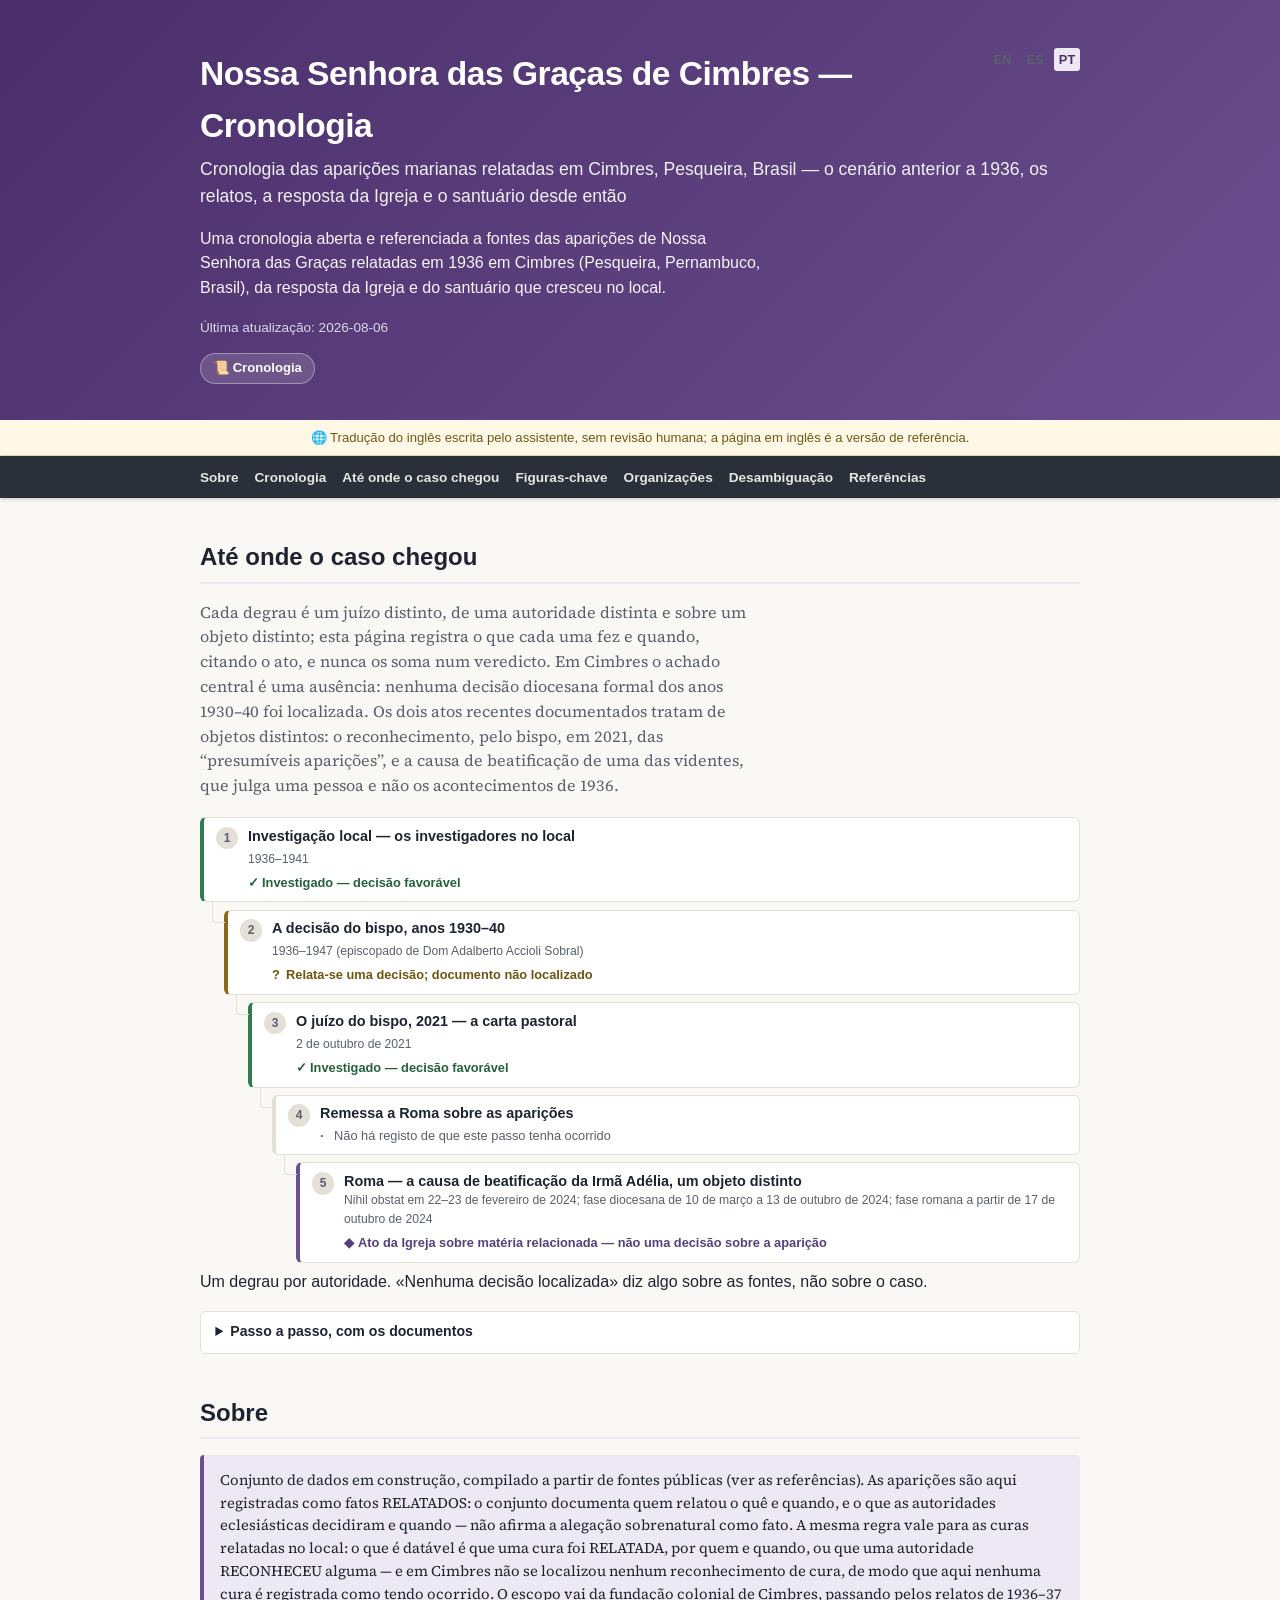
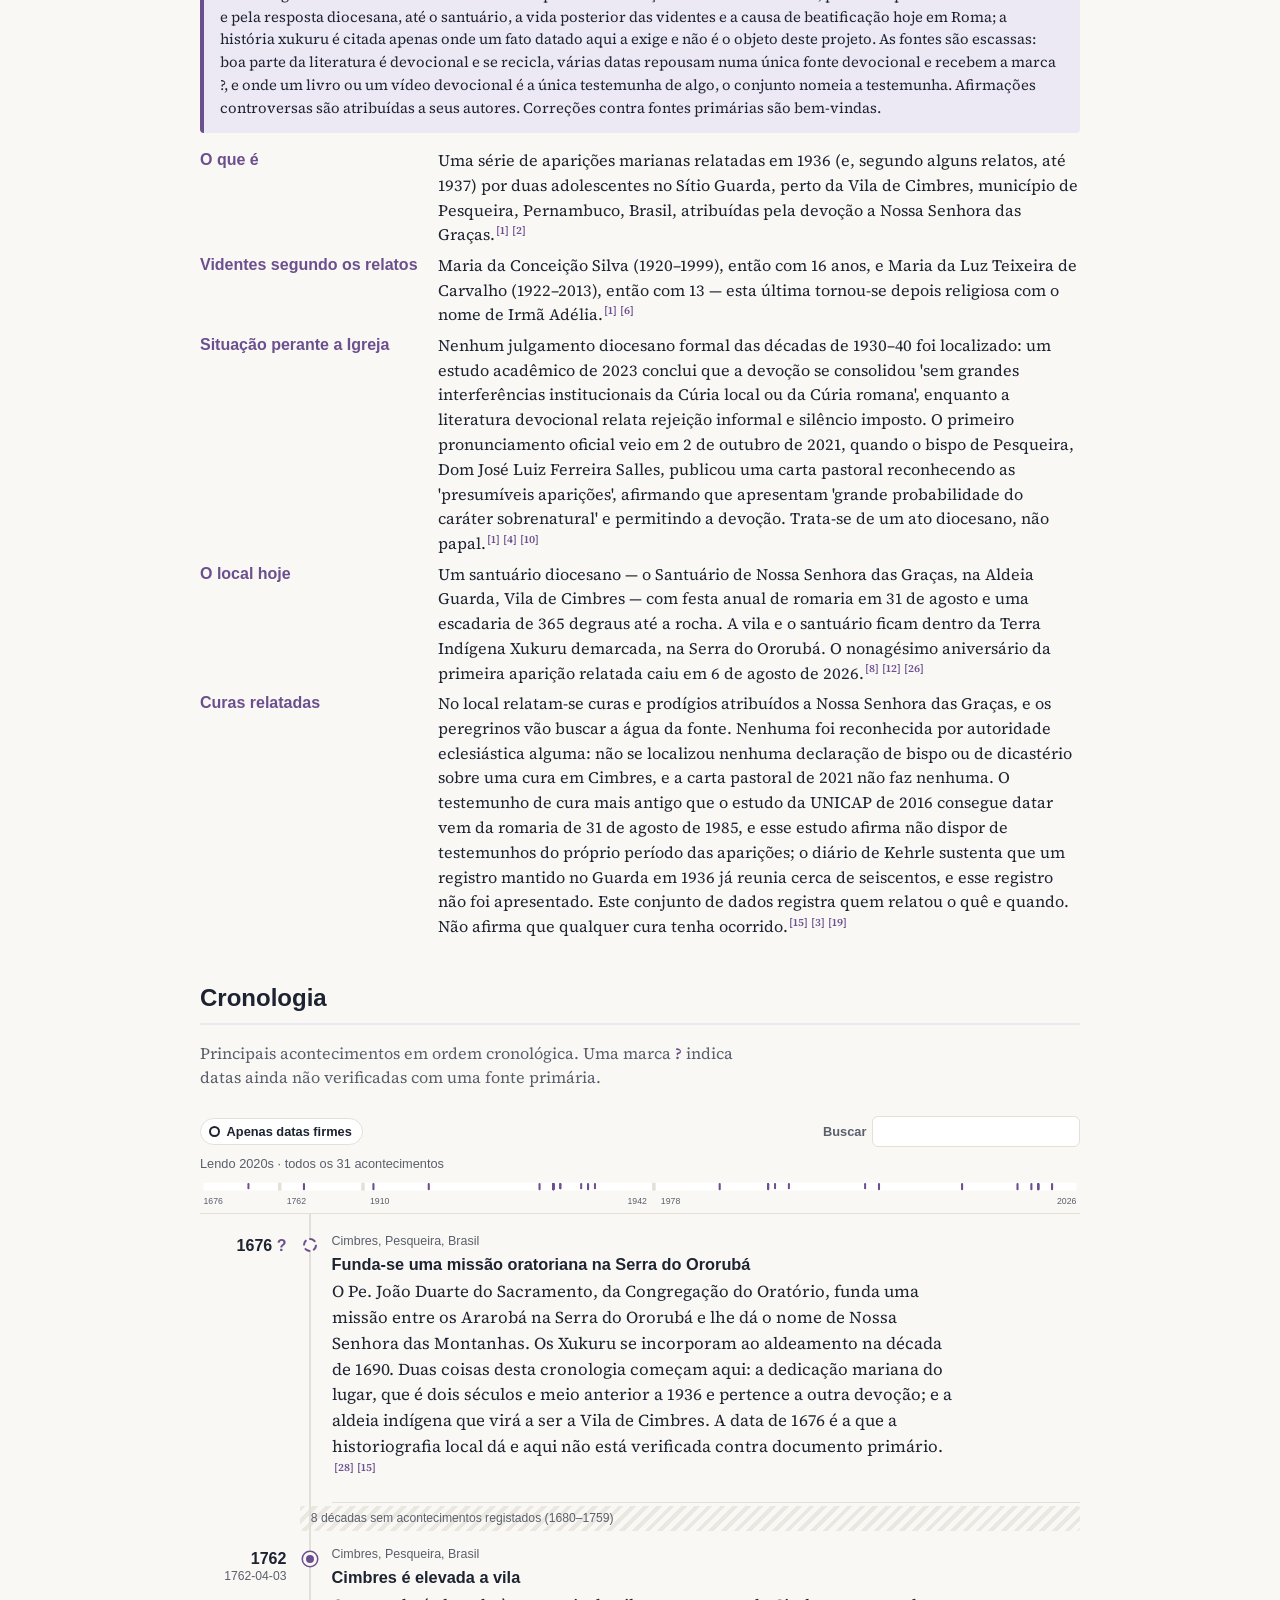
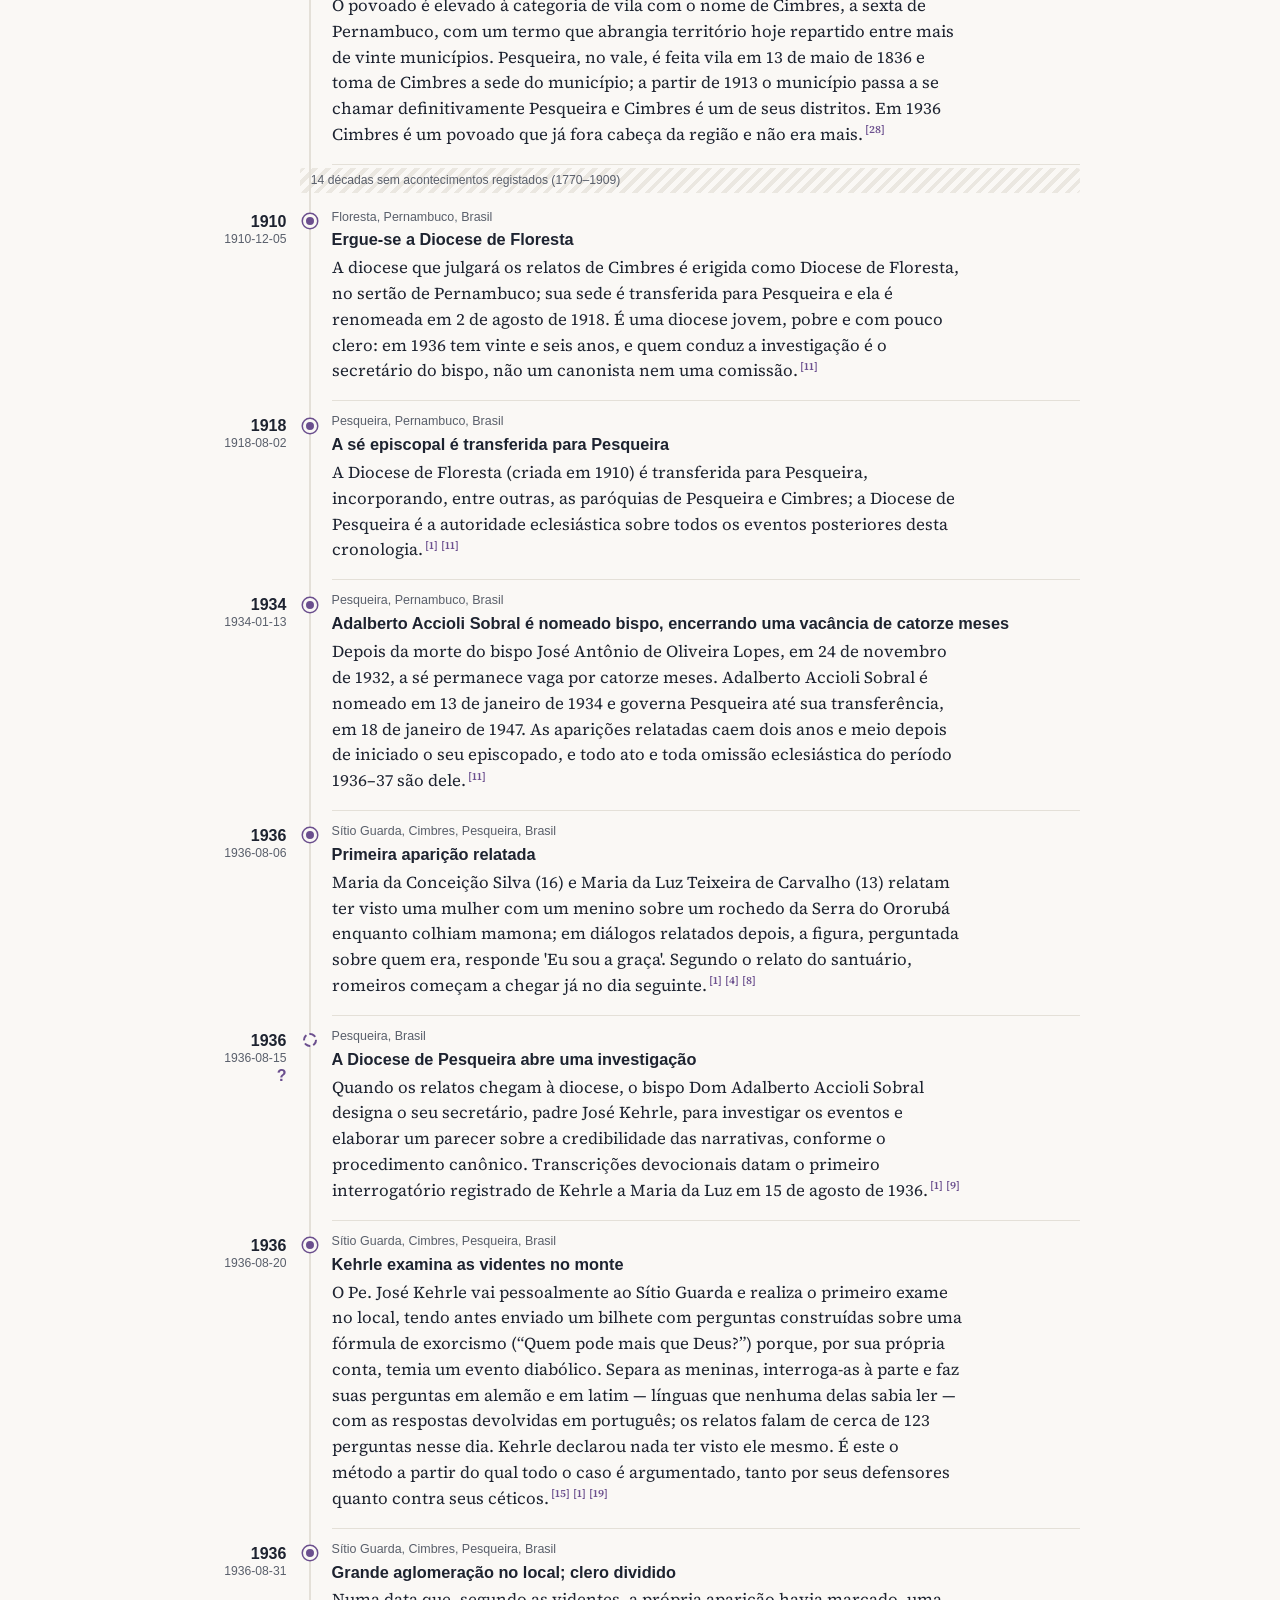
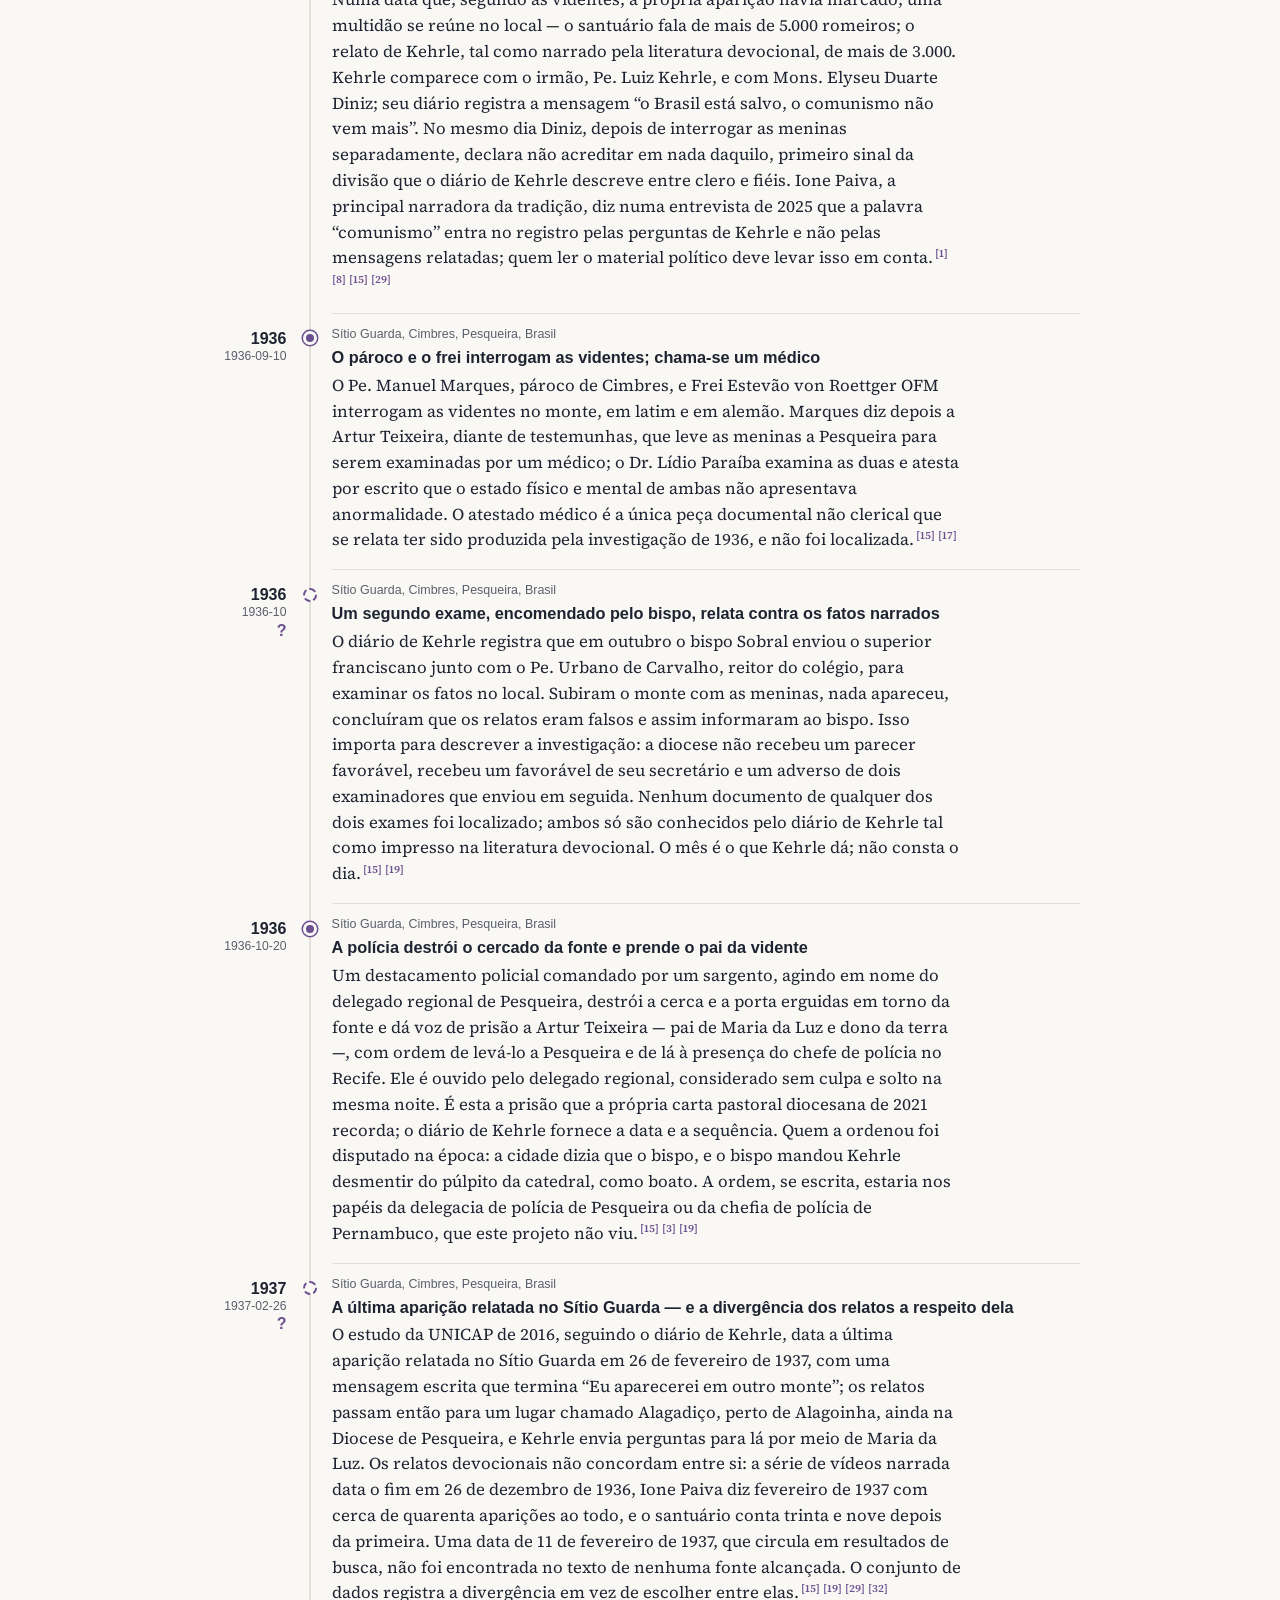
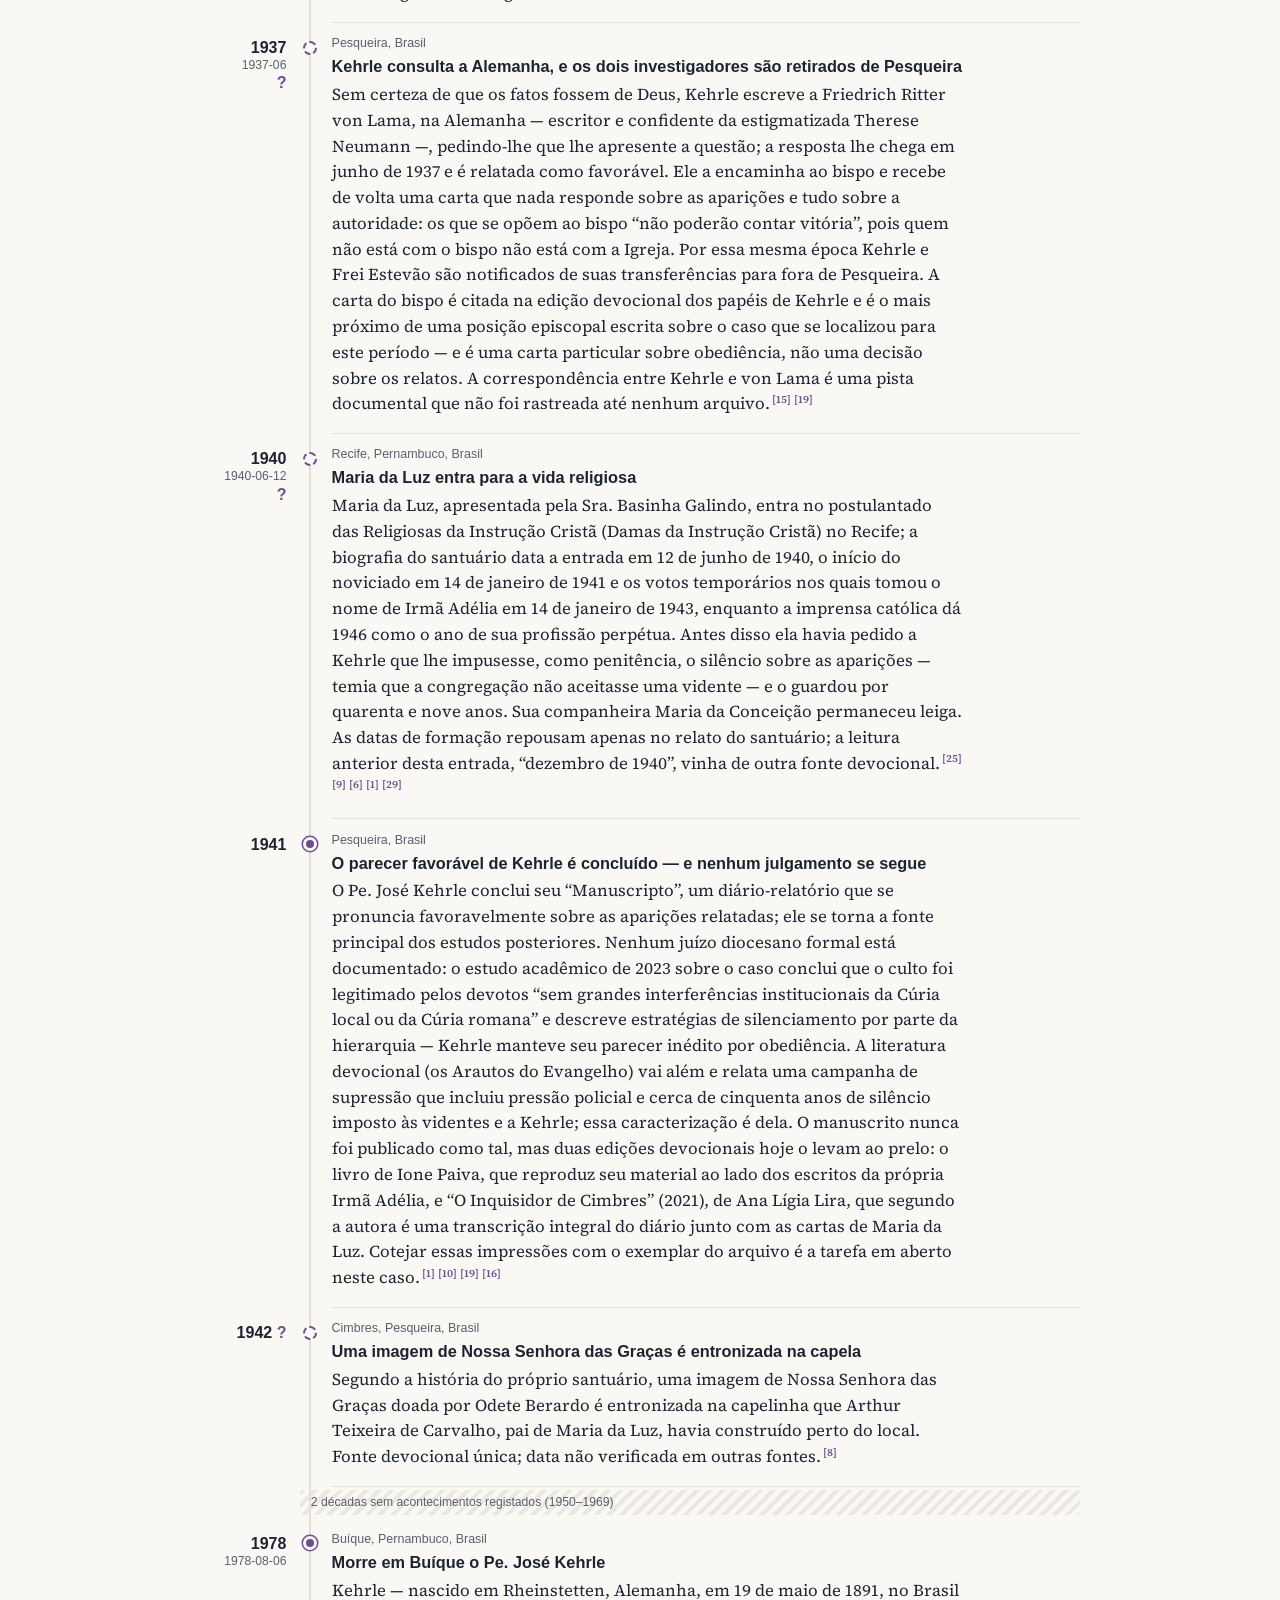
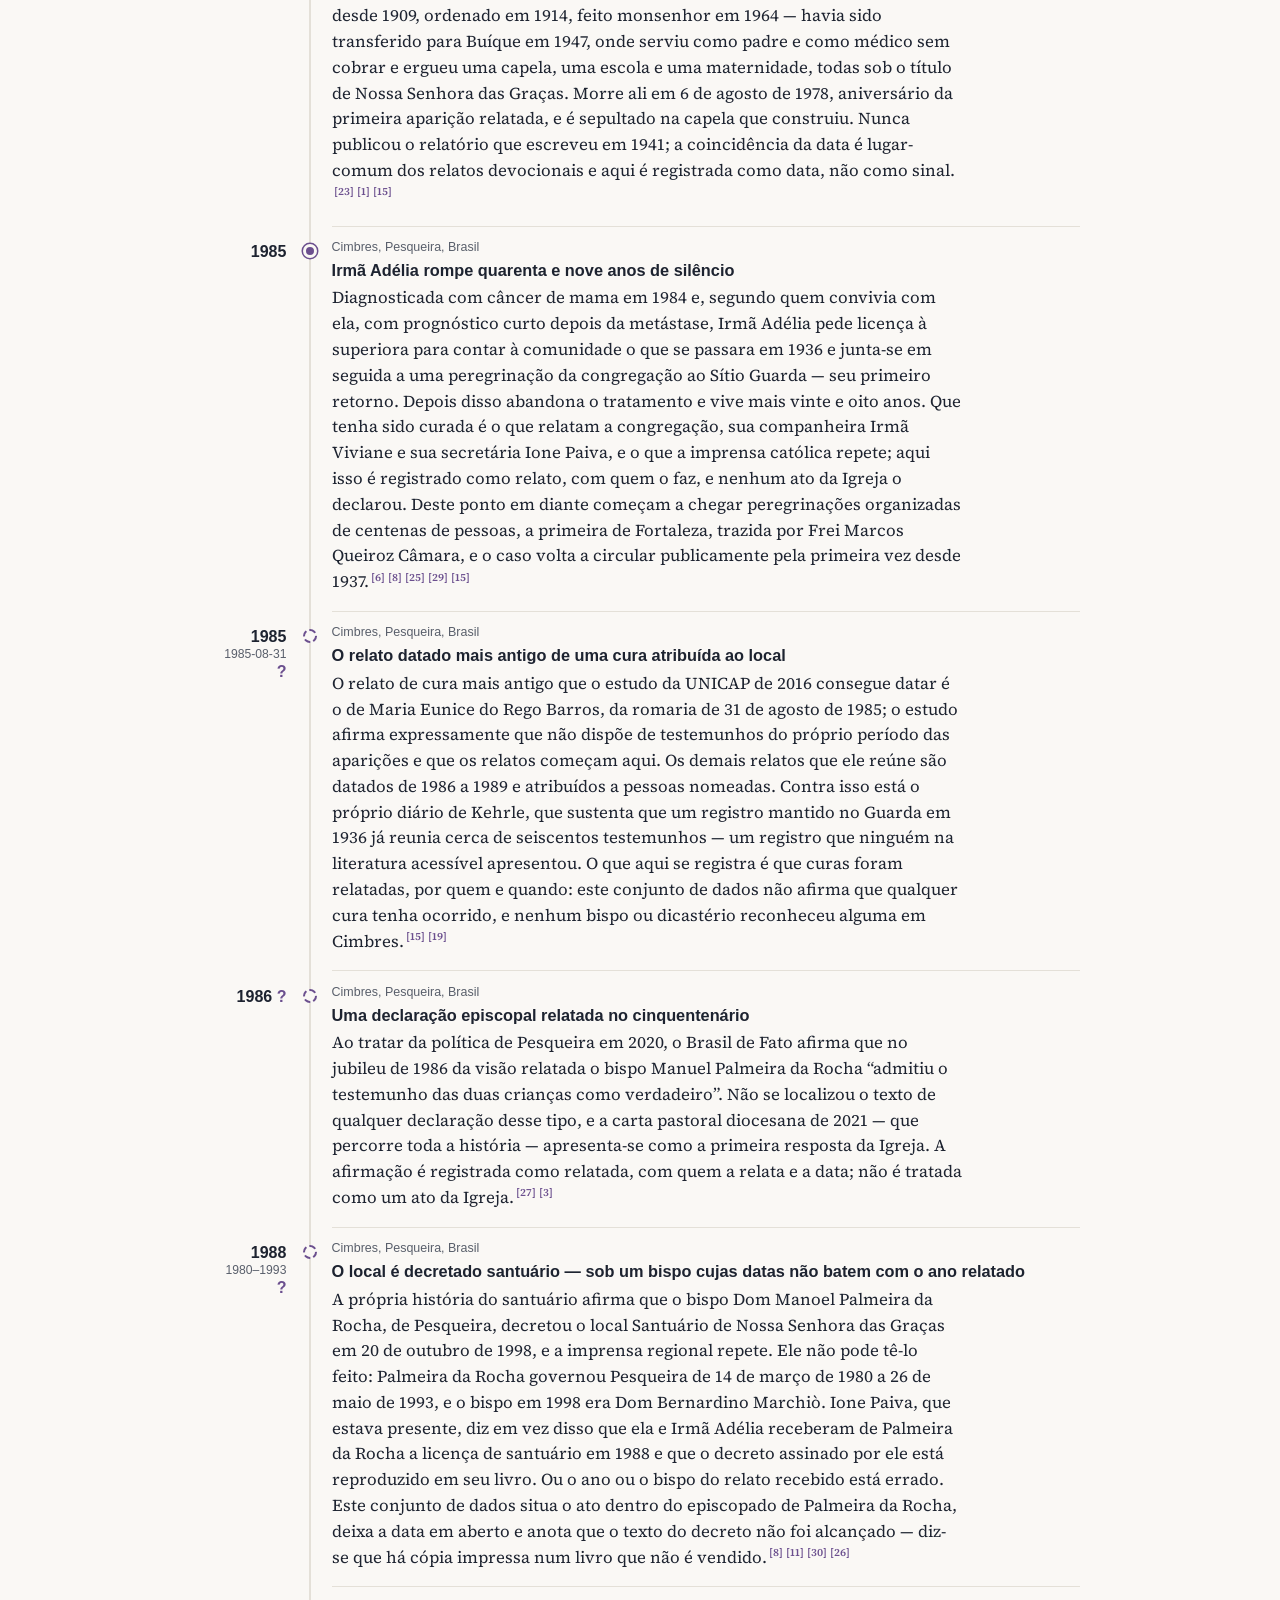
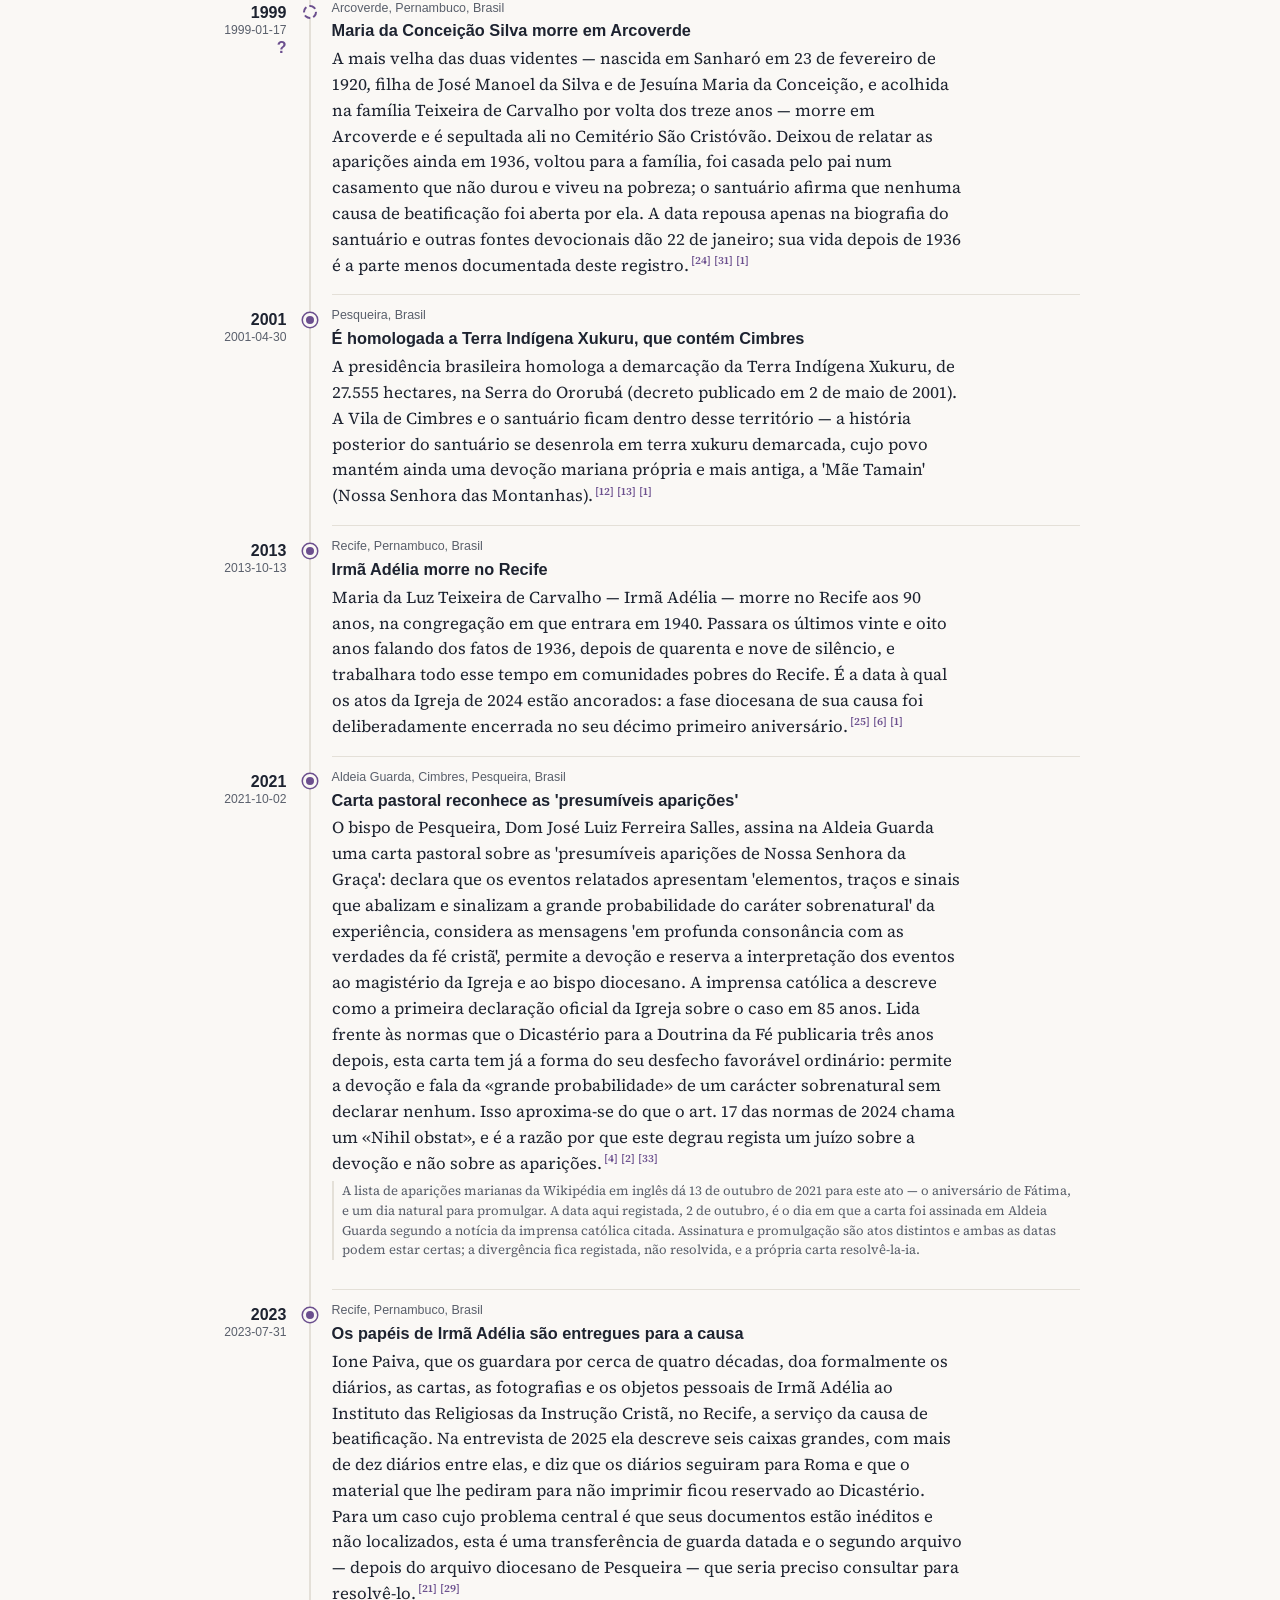
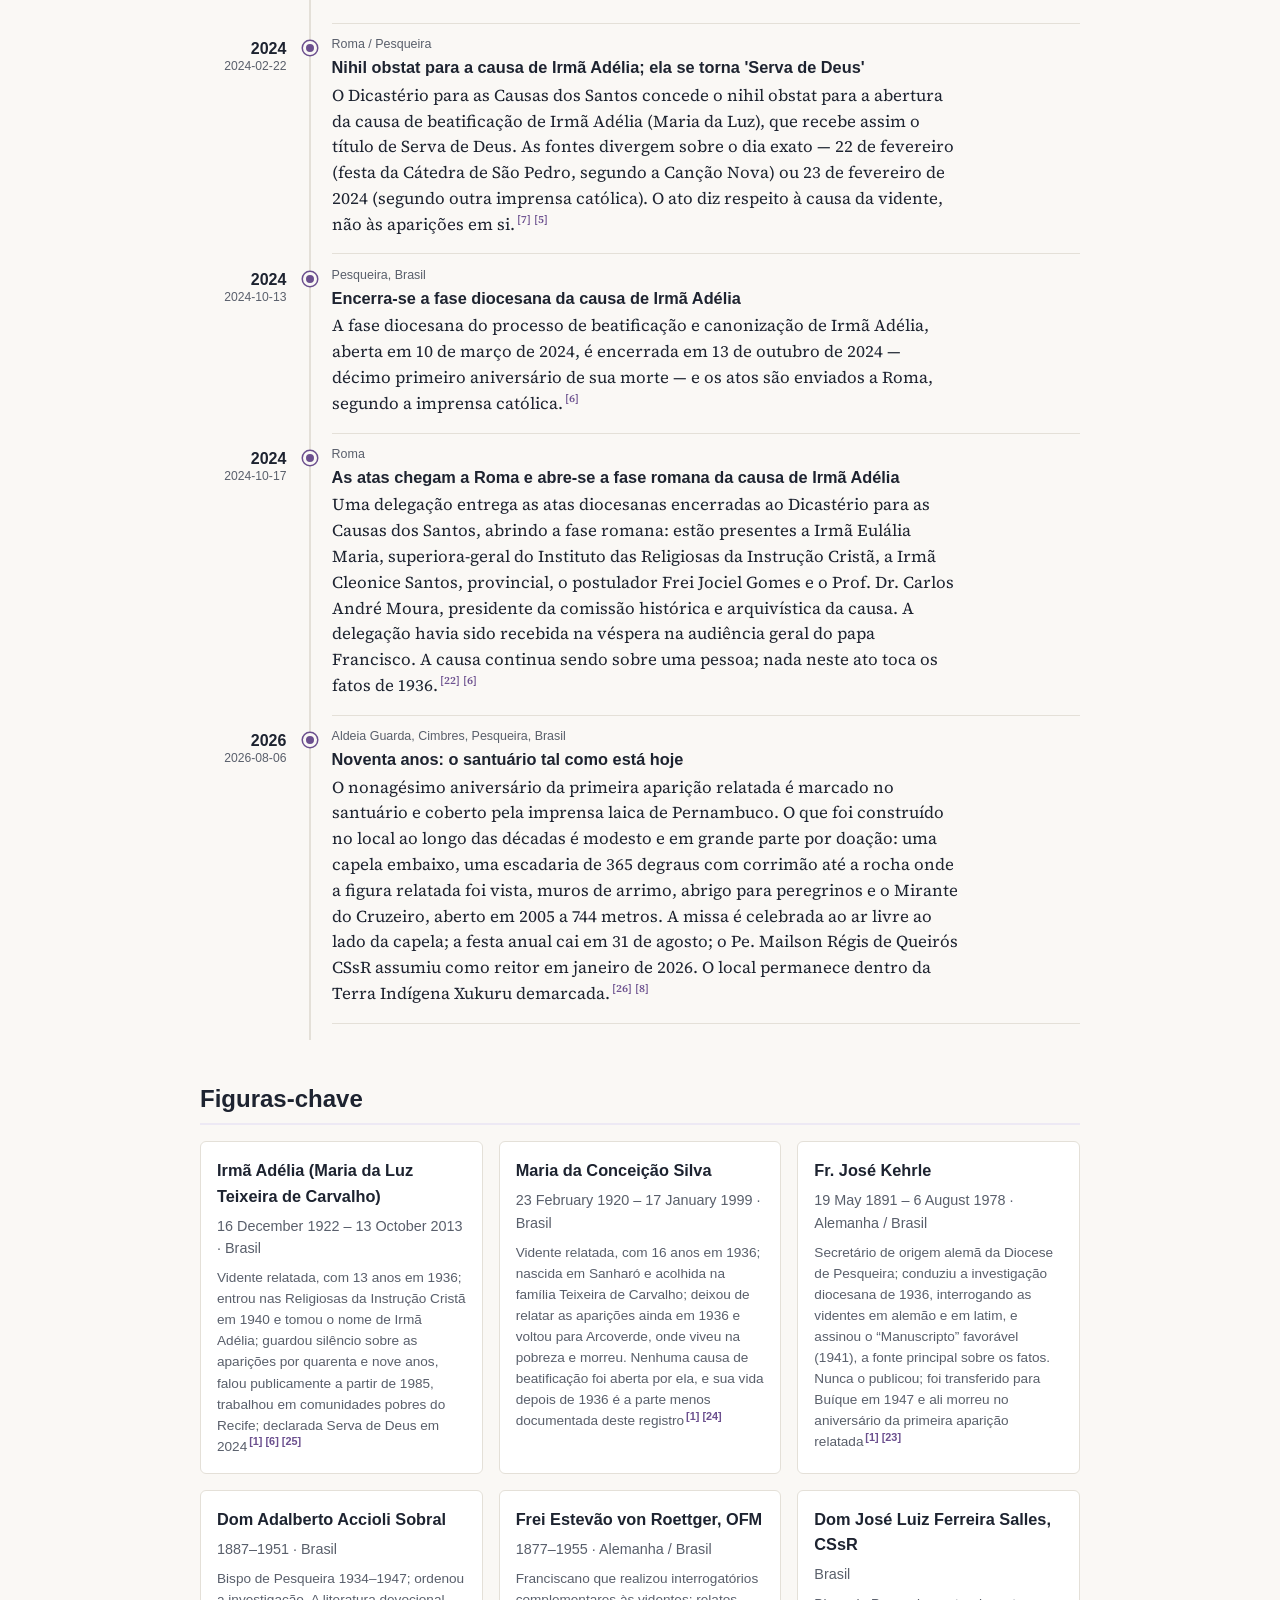
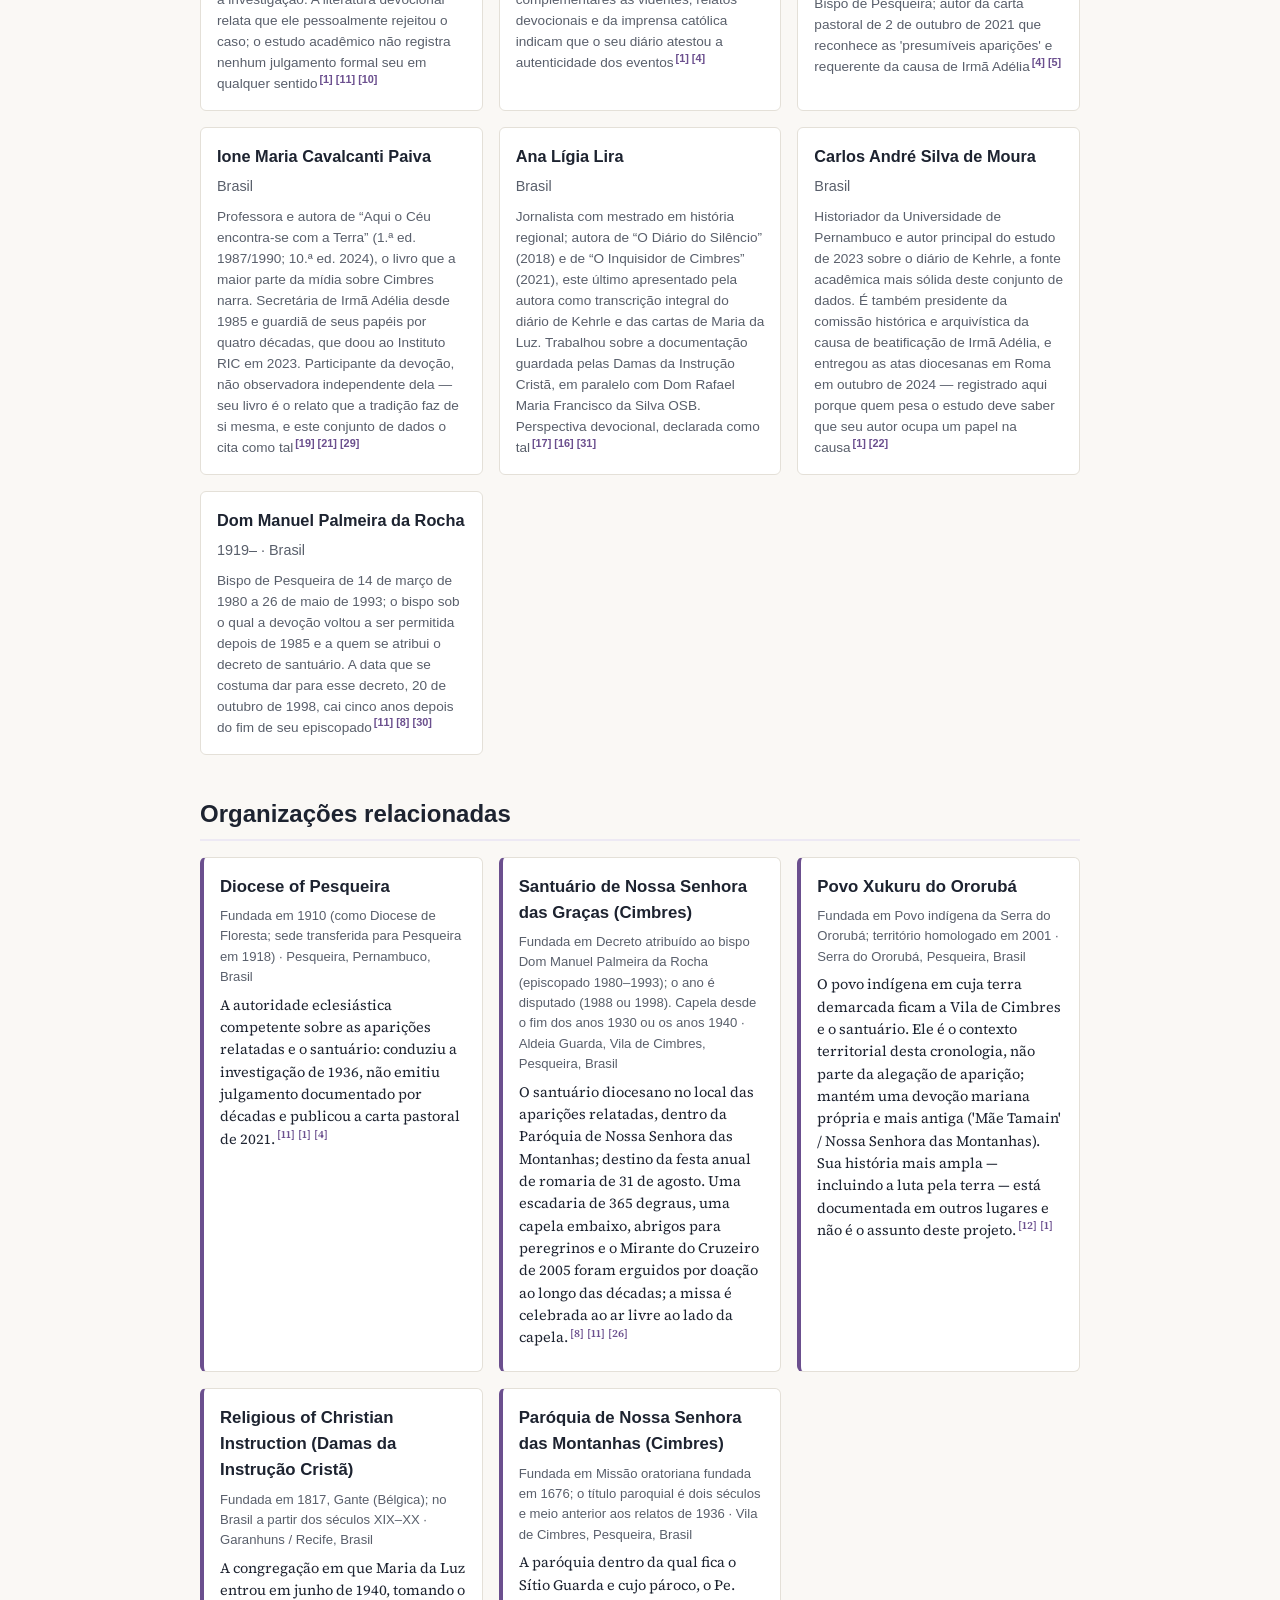
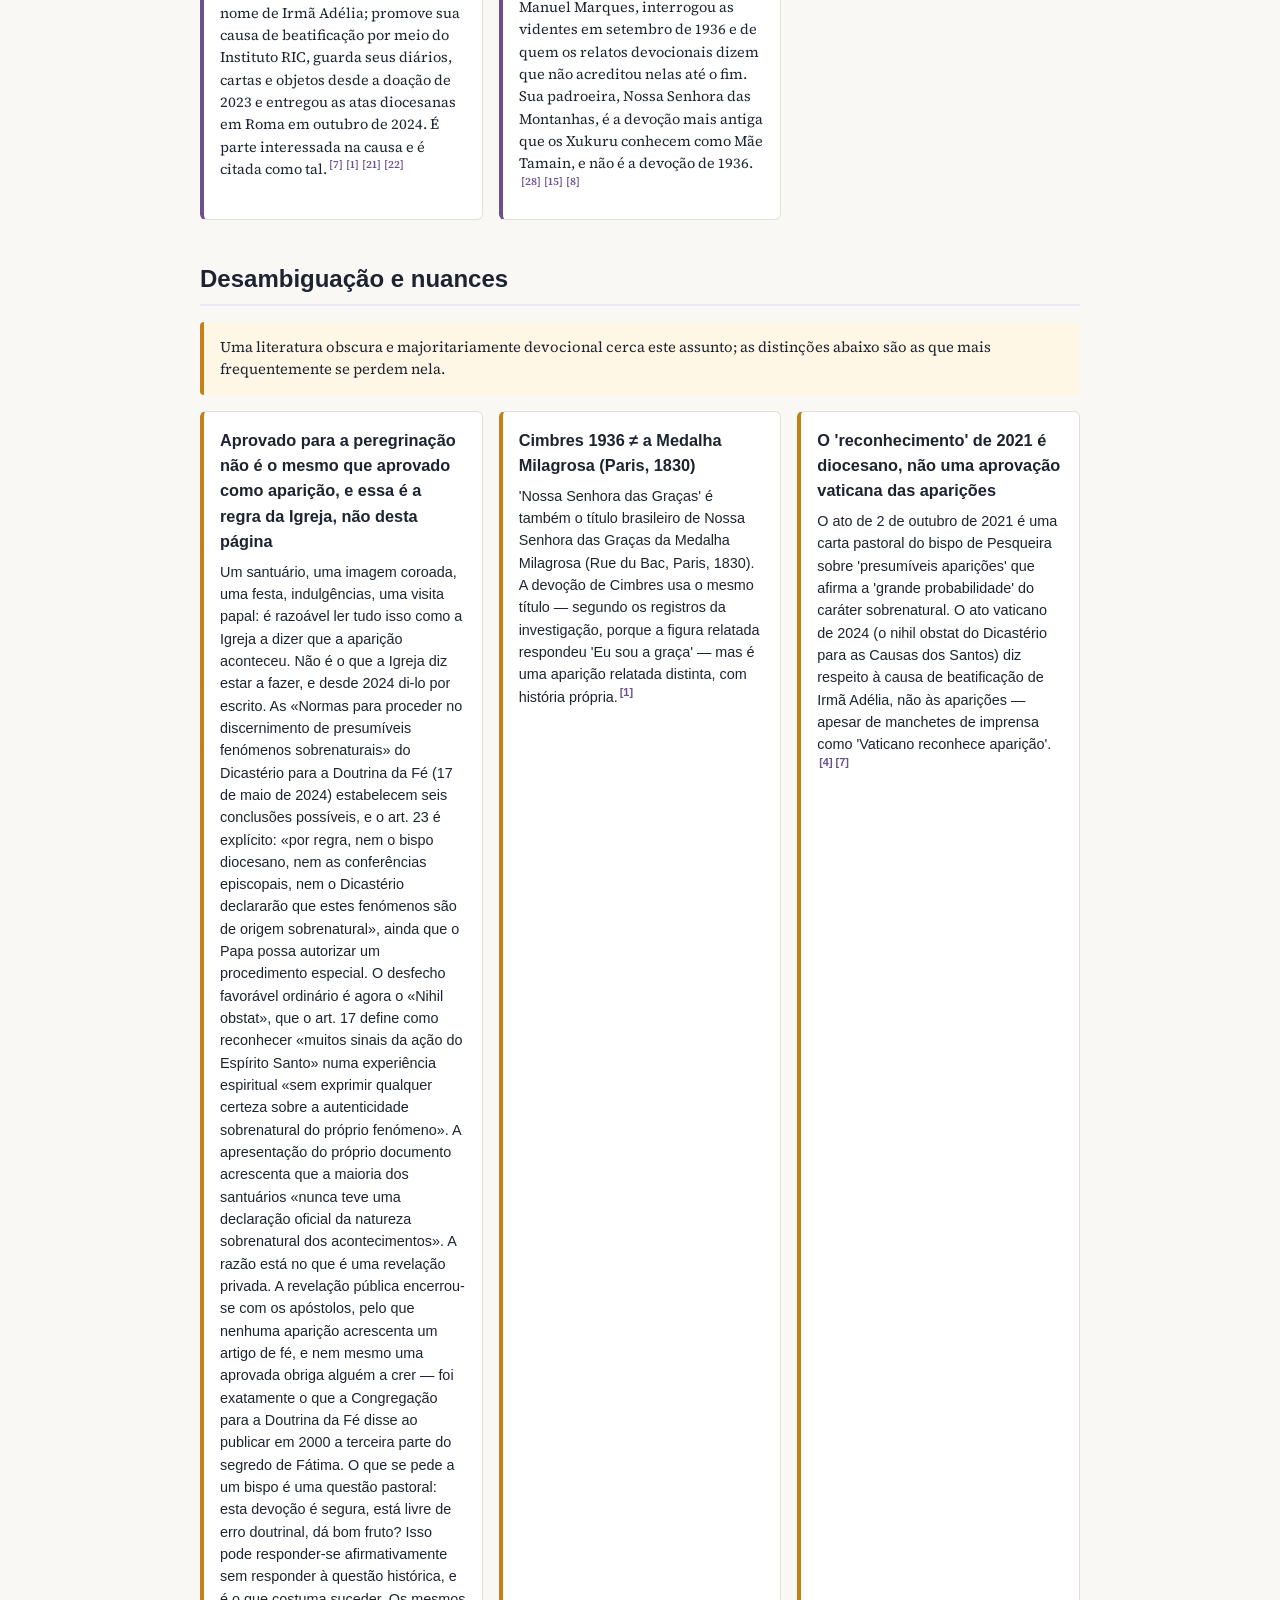
<file: docs/pt/index.html>
<!DOCTYPE html>
<html lang="pt">
<head>
  <meta charset="utf-8">
  <meta name="viewport" content="width=device-width, initial-scale=1">
  <title>Nossa Senhora das Graças de Cimbres — Cronologia</title>
  <meta name="description" content="Uma cronologia aberta e referenciada a fontes das aparições de Nossa Senhora das Graças relatadas em 1936 em Cimbres (Pesqueira, Pernambuco, Brasil), da resposta da Igreja e do santuário que cresceu no local.">
  <!-- Google tag (gtag.js) -->
  <script async src="https://www.googletagmanager.com/gtag/js?id=G-R9LV1QZHVE"></script>
  <script>
    window.dataLayer = window.dataLayer || [];
    function gtag(){dataLayer.push(arguments);}
    gtag('js', new Date());
    gtag('config', 'G-R9LV1QZHVE');
  </script>
  <link rel="stylesheet" href="../styles.css">
  <script src="../river.js" defer></script>
  <script src="../cite.js" defer data-label="Referência" data-all="Todas as referências"></script>
  <link rel="canonical" href="https://cronologia.github.io/cimbres/pt/">
  <link rel="alternate" hreflang="en" href="https://cronologia.github.io/cimbres/en/">
  <link rel="alternate" hreflang="es" href="https://cronologia.github.io/cimbres/es/">
  <link rel="alternate" hreflang="pt" href="https://cronologia.github.io/cimbres/pt/">
  <link rel="alternate" hreflang="x-default" href="https://cronologia.github.io/cimbres/">
  <meta property="og:type" content="website">
  <meta property="og:site_name" content="Nossa Senhora das Graças de Cimbres — Cronologia">
  <meta property="og:locale" content="pt_BR">
  <meta property="og:title" content="Nossa Senhora das Graças de Cimbres — Cronologia">
  <meta property="og:description" content="Uma cronologia aberta e referenciada a fontes das aparições de Nossa Senhora das Graças relatadas em 1936 em Cimbres (Pesqueira, Pernambuco, Brasil), da resposta da Igreja e do santuário que cresceu no local.">
  <meta property="og:url" content="https://cronologia.github.io/cimbres/pt/">
  <meta name="twitter:card" content="summary">
  <meta name="twitter:title" content="Nossa Senhora das Graças de Cimbres — Cronologia">
  <meta name="twitter:description" content="Uma cronologia aberta e referenciada a fontes das aparições de Nossa Senhora das Graças relatadas em 1936 em Cimbres (Pesqueira, Pernambuco, Brasil), da resposta da Igreja e do santuário que cresceu no local.">
  <script type="application/ld+json">
  {
    "@context": "https://schema.org",
    "@type": "WebSite",
    "name": "Nossa Senhora das Graças de Cimbres — Cronologia",
    "description": "Uma cronologia aberta e referenciada a fontes das aparições de Nossa Senhora das Graças relatadas em 1936 em Cimbres (Pesqueira, Pernambuco, Brasil), da resposta da Igreja e do santuário que cresceu no local.",
    "url": "https://cronologia.github.io/cimbres/pt/",
    "inLanguage": "pt"
  }
  </script>
</head>
<body>
  <header class="site-header">
    <div class="wrap">
      <nav class="lang-switch" aria-label="Idioma"><a href="../en/" hreflang="en">EN</a><a href="../es/" hreflang="es">ES</a><span class="lang-current" aria-current="true">PT</span></nav>
      <h1>Nossa Senhora das Graças de Cimbres — Cronologia</h1>
      <p class="subtitle">Cronologia das aparições marianas relatadas em Cimbres, Pesqueira, Brasil — o cenário anterior a 1936, os relatos, a resposta da Igreja e o santuário desde então</p>
      <p class="lead">Uma cronologia aberta e referenciada a fontes das aparições de Nossa Senhora das Graças relatadas em 1936 em Cimbres (Pesqueira, Pernambuco, Brasil), da resposta da Igreja e do santuário que cresceu no local.</p>
      <p class="updated">Última atualização: 2026-08-06</p>
      <div class="viz-chips">
        <a href="#chronology">📜 Cronologia</a>
      </div>
    </div>
  </header>
  <div class="i18n-disclaimer" role="note">🌐 Tradução do inglês escrita pelo assistente, sem revisão humana; a página em inglês é a versão de referência.</div>

  <nav class="site-nav">
    <div class="wrap">
      <a href="#about">Sobre</a>
      <a href="#chronology">Cronologia</a>
      <a href="#approval-ladder">Até onde o caso chegou</a>
      <a href="#figures">Figuras-chave</a>
      <a href="#organizations">Organizações</a>
      <a href="#disambiguation">Desambiguação</a>
      <a href="#references">Referências</a>
    </div>
  </nav>

  <main class="wrap">
    <section id="approval-ladder" class="viz">
      <h2>Até onde o caso chegou</h2>
      <p class="section-intro">Cada degrau é um juízo distinto, de uma autoridade distinta e sobre um objeto distinto; esta página registra o que cada uma fez e quando, citando o ato, e nunca os soma num veredicto. Em Cimbres o achado central é uma ausência: nenhuma decisão diocesana formal dos anos 1930–40 foi localizada. Os dois atos recentes documentados tratam de objetos distintos: o reconhecimento, pelo bispo, em 2021, das “presumíveis aparições”, e a causa de beatificação de uma das videntes, que julga uma pessoa e não os acontecimentos de 1936.</p>
      <figure class="approval-ladder">
        <div class="viz-scroll">
        <ol class="al-cascade">
          <li class="al-node al-favourable" style="--al-step:0">
            <a href="#al-rung-1" class="al-node-link">
              <span class="al-num" aria-hidden="true">1</span>
              <span class="al-node-body">
                <span class="al-node-label">Investigação local — os investigadores no local</span><span class="al-when">1936–1941</span>
                <span class="al-node-status"><span class="al-glyph" aria-hidden="true">✓</span>Investigado — decisão favorável</span>
              </span>
            </a>
          </li>
          <li class="al-node al-reported-undocumented" style="--al-step:1">
            <a href="#al-rung-2" class="al-node-link">
              <span class="al-num" aria-hidden="true">2</span>
              <span class="al-node-body">
                <span class="al-node-label">A decisão do bispo, anos 1930–40</span><span class="al-when">1936–1947 (episcopado de Dom Adalberto Accioli Sobral)</span>
                <span class="al-node-status"><span class="al-glyph" aria-hidden="true">?</span>Relata-se uma decisão; documento não localizado</span>
              </span>
            </a>
          </li>
          <li class="al-node al-favourable" style="--al-step:2">
            <a href="#al-rung-3" class="al-node-link">
              <span class="al-num" aria-hidden="true">3</span>
              <span class="al-node-body">
                <span class="al-node-label">O juízo do bispo, 2021 — a carta pastoral</span><span class="al-when">2 de outubro de 2021</span>
                <span class="al-node-status"><span class="al-glyph" aria-hidden="true">✓</span>Investigado — decisão favorável</span>
              </span>
            </a>
          </li>
          <li class="al-node al-not-found" style="--al-step:3">
            <a href="#al-rung-4" class="al-node-link">
              <span class="al-num" aria-hidden="true">4</span>
              <span class="al-node-body">
                <span class="al-node-label">Remessa a Roma sobre as aparições</span>
                <span class="al-node-status"><span class="al-glyph" aria-hidden="true">·</span>Não há registo de que este passo tenha ocorrido</span>
              </span>
            </a>
          </li>
          <li class="al-node al-adjacent" style="--al-step:4">
            <a href="#al-rung-5" class="al-node-link">
              <span class="al-num" aria-hidden="true">5</span>
              <span class="al-node-body">
                <span class="al-node-label">Roma — a causa de beatificação da Irmã Adélia, um objeto distinto</span><span class="al-when">Nihil obstat em 22–23 de fevereiro de 2024; fase diocesana de 10 de março a 13 de outubro de 2024; fase romana a partir de 17 de outubro de 2024</span>
                <span class="al-node-status"><span class="al-glyph" aria-hidden="true">◆</span>Ato da Igreja sobre matéria relacionada — não uma decisão sobre a aparição</span>
              </span>
            </a>
          </li>
        </ol>
        </div>
        <figcaption>Um degrau por autoridade. «Nenhuma decisão localizada» diz algo sobre as fontes, não sobre o caso.</figcaption>
      </figure>
      <details class="al-details">
        <summary>Passo a passo, com os documentos</summary>
        <div class="al-tablist" hidden aria-label="Até onde o caso chegou">
            <button type="button" class="al-tab" data-al-panel="al-rung-1"><span class="al-glyph" aria-hidden="true">✓</span>Investigação local — os investigadores no local</button>
            <button type="button" class="al-tab" data-al-panel="al-rung-2"><span class="al-glyph" aria-hidden="true">?</span>A decisão do bispo, anos 1930–40</button>
            <button type="button" class="al-tab" data-al-panel="al-rung-3"><span class="al-glyph" aria-hidden="true">✓</span>O juízo do bispo, 2021 — a carta pastoral</button>
            <button type="button" class="al-tab" data-al-panel="al-rung-4"><span class="al-glyph" aria-hidden="true">·</span>Remessa a Roma sobre as aparições</button>
            <button type="button" class="al-tab" data-al-panel="al-rung-5"><span class="al-glyph" aria-hidden="true">◆</span>Roma — a causa de beatificação da Irmã Adélia, um objeto distinto</button>
        </div>
        <div class="al-panels">
          <section id="al-rung-1" class="al-panel al-favourable">
            <h3 class="al-panel-title">Investigação local — os investigadores no local <span class="al-when">1936–1941</span></h3>
            <p class="al-status"><span class="al-glyph" aria-hidden="true">✓</span>Investigado — decisão favorável</p>
<p class="al-who">O padre José Kehrle (1891–1978), secretário do bispo de Pesqueira, e Frei Estevam Roettger OFM (1877–1955), ambos por determinação de Dom Adalberto Accioli Sobral.</p><p class="al-outcome">Os dois investigadores interrogaram repetidamente as videntes desde agosto de 1936 e assistiram pessoalmente às aparições relatadas, pressionando à procura de uma contradição; Kehrle separou as meninas e fez suas perguntas em alemão e em latim, línguas que nenhuma delas sabia ler, em 20 de agosto e depois. A própria carta pastoral diocesana de 2021 registra que eles entregaram “o parecer favorável sobre os eventos e o atestado da sua veracidade”. O “Manuscripto” de Kehrle, de 1941, é esse parecer, e continua sendo a fonte principal de todo relato posterior. É o relatório de um investigador e não uma decisão: nunca foi publicado, Kehrle calou-se por obediência e nenhum ato diocesano o assumiu. Duas coisas qualificam este degrau e são registradas com ele. O clero não era de um só parecer — Mons. Elyseu Duarte Diniz, ao interrogar as meninas separadamente em 31 de agosto de 1936, declarou não acreditar em nada daquilo, e do pároco, Pe. Manuel Marques, relata-se que nunca acreditou. E o parecer favorável não foi o único que o bispo recebeu: o diário de Kehrle registra que em outubro de 1936 Sobral enviou o superior franciscano e o Pe. Urbano de Carvalho para examinar o local, que a eles nada apareceu e que relataram ao bispo serem falsos os relatos. Nenhum dos dois exames produziu documento localizado. O próprio diário está hoje impresso em duas edições devocionais — o livro de Ione Paiva e “O Inquisidor de Cimbres” (2021), de Ana Lígia Lira, que segundo a autora o transcreve na íntegra — e cotejá-las com o exemplar do arquivo é a tarefa em aberto.</p>            <p class="al-cites"><sup class="cite"><a href="#ref-3" title="Reference 3">[3]</a> <a href="#ref-1" title="Reference 1">[1]</a> <a href="#ref-15" title="Reference 15">[15]</a> <a href="#ref-16" title="Reference 16">[16]</a></sup></p>
          </section>
          <section id="al-rung-2" class="al-panel al-reported-undocumented">
            <h3 class="al-panel-title">A decisão do bispo, anos 1930–40 <span class="al-when">1936–1947 (episcopado de Dom Adalberto Accioli Sobral)</span></h3>
            <p class="al-status"><span class="al-glyph" aria-hidden="true">?</span>Relata-se uma decisão; documento não localizado</p>
<p class="al-who">Dom Adalberto Accioli Sobral (1887–1951), segundo bispo de Pesqueira, que administrou a diocese de 1934 a 1947 e mandou investigar.</p><p class="al-outcome">A literatura devocional relata que a Igreja respondeu nesse período rejeitando os relatos e impondo silêncio — os Arautos do Evangelho acrescentam pressão policial e cerca de cinquenta anos de silêncio forçado sobre as videntes e sobre Kehrle — mas não apresenta decreto algum, e essa caracterização é dela. O que as fontes melhores estabelecem é mais estreito e não é uma decisão: o estudo acadêmico de 2023 conclui que o culto foi legitimado pelos devotos “sem grandes interferências institucionais da Cúria local ou da Cúria romana” e descreve estratégias de silenciamento em vez de um ato, enquanto a carta pastoral diocesana de 2021 registra o “silenciamento das autoridades eclesiásticas” e a prisão do pai de Maria da Luz pela polícia em 1936, e em seguida chama a si mesma de “a primeira resposta da Igreja”. Quatro atuações episcopais do período estão hoje datadas e atestadas, e nenhuma é uma decisão: o segundo exame de outubro de 1936, que relatou contra os fatos narrados; a ação policial de 20 de outubro de 1936, que destruiu o cercado da fonte e prendeu Artur Teixeira, ordenada em nome do delegado regional de Pesqueira, que a cidade atribuiu ao bispo e que o bispo mandou Kehrle desmentir do púlpito da catedral; a repreensão do bispo a Kehrle por custear os estudos de uma vidente em vez dos de um seminarista; e uma carta a Kehrle em 1937, citada na edição devocional de seus papéis, que nada diz sobre as aparições e tudo sobre a obediência — quem não está com o bispo não está com a Igreja. Uma carta privada sobre autoridade não é um juízo sobre um caso. Portanto, uma decisão é relatada e nenhum documento foi localizado. Isso não é o mesmo que uma decisão contrária, e esta página não registra nenhuma.</p><p class="al-nodoc">Nenhum decreto diocesano formal sobre as aparições, favorável ou adverso, foi localizado para os anos 1930–40. Pesquisado em agosto de 2026: o estudo da RBHR de 2023, que trabalha sobre o manuscrito de Kehrle de 1941 e não cita ato algum desse tipo; a dissertação da UNICAP de 2016, que reconta toda a sequência de 1936–37 a partir desse diário e também não cita nenhum; a carta pastoral de 2021, que percorre a história e igualmente não cita nenhum; a imprensa católica; a própria história do santuário; a literatura devocional que afirma a rejeição; e dezoito vídeos devocionais entregues a este projeto em 2026, nos quais todos os oradores afirmam uma proibição episcopal e nenhum nomeia um decreto, um número de protocolo ou uma referência de arquivo. A dissertação de 2016 acrescenta um zero verificado próprio: não encontrou cobertura dos fatos no Jornal do Commercio nem no Diário de Pernambuco entre agosto e novembro de 1936. Três arquivos resolveriam a questão e nenhum foi consultado aqui — o arquivo diocesano de Pesqueira, que guarda o manuscrito de Kehrle e não está on-line; os papéis da delegacia de polícia de Pesqueira e da chefia de polícia de Pernambuco, onde estaria uma ordem da prisão de outubro de 1936; e o acervo de Irmã Adélia doado ao Instituto RIC, no Recife, em julho de 2023.</p>            <p class="al-cites"><sup class="cite"><a href="#ref-1" title="Reference 1">[1]</a> <a href="#ref-3" title="Reference 3">[3]</a> <a href="#ref-10" title="Reference 10">[10]</a> <a href="#ref-15" title="Reference 15">[15]</a></sup></p>
          </section>
          <section id="al-rung-3" class="al-panel al-favourable">
            <h3 class="al-panel-title">O juízo do bispo, 2021 — a carta pastoral <span class="al-when">2 de outubro de 2021</span></h3>
            <p class="al-status"><span class="al-glyph" aria-hidden="true">✓</span>Investigado — decisão favorável</p>
<p class="al-who">Dom José Luiz Ferreira Salles CSsR, bispo de Pesqueira, que assina na Aldeia Guarda, Vila de Cimbres.</p><p class="al-outcome">A carta intitula-se “A Diocese de Pesqueira e as presumíveis aparições de Nossa Senhora da Graça” — presumíveis, e a palavra pesa ao longo de todo o texto. Agindo “pela autoridade que nos confere o nosso ministério episcopal”, o bispo declara que nas aparições relatadas há “elementos, traços e sinais que abalizam e sinalizam a grande probabilidade do caráter sobrenatural” do que as duas jovens viveram; que as mensagens estão “em profunda consonância com as verdades da fé cristã”; que essa constatação de grande probabilidade, embora torne os fatos dignos de crédito, “não vincula ou obriga nenhum fiel a crer”; e que ele concede a permissão para que os fiéis continuem a devoção. A interpretação oficial fica reservada ao Magistério e ao bispo diocesano, e a carta diz expressamente que não esgota a possibilidade de decisões posteriores das instâncias eclesiais competentes. É um ato diocesano que constata uma grande probabilidade e permite um culto — não uma declaração de que as aparições estejam estabelecidas, nem um ato pontifício.</p>            <p class="al-cites"><sup class="cite"><a href="#ref-3" title="Reference 3">[3]</a> <a href="#ref-4" title="Reference 4">[4]</a></sup></p>
          </section>
          <section id="al-rung-4" class="al-panel al-not-found">
            <h3 class="al-panel-title">Remessa a Roma sobre as aparições</h3>
            <p class="al-status"><span class="al-glyph" aria-hidden="true">·</span>Não há registo de que este passo tenha ocorrido</p>
<p class="al-who">A Santa Sé. A carta pastoral de 2021 segue as normas da Santa Sé de 1978 para o discernimento de presumíveis aparições e reserva os pronunciamentos oficiais sobre o caso ao Magistério e ao bispo diocesano de Pesqueira.</p><p class="al-nodoc">Nada do que se encontrou indica que as aparições tenham sido remetidas a Roma ou julgadas ali. Pesquisado em agosto de 2026: o estudo da RBHR de 2023, que conclui que o culto se consolidou “sem grandes interferências institucionais da Cúria local ou da Cúria romana”; a carta pastoral de 2021, que percorre o caso longamente, cita as normas romanas, não relata nenhum ato romano sobre ele e chama a si mesma de a primeira resposta da Igreja; a imprensa católica, que apresenta o ato de 2021 como diocesano; e as variantes do título latino de um eventual documento curial, registradas como zero verificado no KEYWORDS.md deste projeto. Isto fica registrado como “nenhum registro encontrado” — uma afirmação sobre a evidência alcançada — e deliberadamente não como “o caso não chegou a esta etapa”, que seria uma afirmação sobre o caso em si. Resolvê-lo exigiria os registros do dicastério competente, que este projeto não viu; um estudo concluir que não houve interferência é compatível com um ato romano que não tenha interferido. Em 2026 fez-se mais um teste e o resultado foi o mesmo. Perguntada diante das câmeras, em maio de 2021, se a Santa Sé teria um processo sobre Cimbres, Ana Lígia Lira — que trabalhou nesses documentos mais do que qualquer pessoa fora da causa — respondeu que se diz que sim “nos bastidores”, e acrescentou imediatamente “mas eu não tenho provas disso, não tenho dados disso”. A própria pesquisadora da tradição relata o boato e recusa ter a evidência, que é exatamente o que este degrau já diz.</p>            <p class="al-cites"><sup class="cite"><a href="#ref-1" title="Reference 1">[1]</a> <a href="#ref-3" title="Reference 3">[3]</a> <a href="#ref-31" title="Reference 31">[31]</a></sup></p>
          </section>
          <section id="al-rung-5" class="al-panel al-adjacent">
            <h3 class="al-panel-title">Roma — a causa de beatificação da Irmã Adélia, um objeto distinto <span class="al-when">Nihil obstat em 22–23 de fevereiro de 2024; fase diocesana de 10 de março a 13 de outubro de 2024; fase romana a partir de 17 de outubro de 2024</span></h3>
            <p class="al-status"><span class="al-glyph" aria-hidden="true">◆</span>Ato da Igreja sobre matéria relacionada — não uma decisão sobre a aparição</p>
<p class="al-who">O Dicastério para as Causas dos Santos e, na fase diocesana, a Diocese de Pesqueira.</p><p class="al-outcome">Este degrau é sobre uma pessoa, não sobre os fatos de 1936. O nihil obstat do Dicastério abriu a causa de beatificação e canonização de Irmã Adélia — Maria da Luz Teixeira de Carvalho, a mais nova das duas videntes — o que lhe dá o título de Serva de Deus; a imprensa católica diverge sobre se o ato caiu em 22 ou em 23 de fevereiro de 2024. A fase diocesana abriu em 10 de março de 2024 e encerrou em 13 de outubro de 2024, e as atas seguiram para Roma, onde a causa corre. Uma causa examina a vida e a virtude de um candidato: nada nela é um juízo sobre as aparições, e manchetes do tipo “o Vaticano reconhece a aparição de Cimbres” a deturpam. A carta pastoral de 2021 já havia anunciado que o nihil obstat fora pedido e era aguardado, tratando a causa como matéria distinta dos fatos. O degrau está aqui porque é o único ato romano deste dossiê, e omiti-lo deixaria essa confusão sem resposta. As atas diocesanas foram entregues ao Dicastério em 17 de outubro de 2024 por uma delegação recebida na véspera na audiência papal: a superiora-geral e a provincial da congregação, o postulador Frei Jociel Gomes e o Prof. Dr. Carlos André Moura como presidente da comissão histórica e arquivística da causa — o mesmo historiador que assina o estudo acadêmico de 2023 no qual este conjunto de dados mais se apoia, o que convém que o leitor saiba. Nenhum milagre foi reconhecido na causa, e nenhuma das curas relatadas em Cimbres foi objeto de declaração eclesiástica alguma.</p>            <p class="al-cites"><sup class="cite"><a href="#ref-7" title="Reference 7">[7]</a> <a href="#ref-5" title="Reference 5">[5]</a> <a href="#ref-6" title="Reference 6">[6]</a> <a href="#ref-3" title="Reference 3">[3]</a> <a href="#ref-22" title="Reference 22">[22]</a></sup></p>
          </section>
        </div>
      </details>
      <script>(function () {
        var s = document.currentScript.closest('section');
        var det = s.querySelector('.al-details');
        var list = s.querySelector('.al-tablist');
        var tabs = [].slice.call(s.querySelectorAll('.al-tab'));
        var panels = [].slice.call(s.querySelectorAll('.al-panel'));
        if (!det || !tabs.length || tabs.length !== panels.length) return;
        list.hidden = false;
        list.setAttribute('role', 'tablist');
        function select(id, focus) {
          tabs.forEach(function (b, i) {
            var on = b.getAttribute('data-al-panel') === id;
            b.setAttribute('aria-selected', on ? 'true' : 'false');
            b.setAttribute('tabindex', on ? '0' : '-1');
            panels[i].hidden = !on;
            if (on && focus) b.focus();
          });
        }
        tabs.forEach(function (b, i) {
          b.setAttribute('role', 'tab');
          b.id = b.getAttribute('data-al-panel') + '-tab';
          panels[i].setAttribute('role', 'tabpanel');
          panels[i].setAttribute('aria-labelledby', b.id);
          panels[i].tabIndex = 0;
          b.addEventListener('click', function () { select(b.getAttribute('data-al-panel'), false); });
          b.addEventListener('keydown', function (e) {
            var d = e.key === 'ArrowRight' ? 1 : e.key === 'ArrowLeft' ? -1 : 0;
            if (!d) return;
            e.preventDefault();
            var n = (i + d + tabs.length) % tabs.length;
            select(tabs[n].getAttribute('data-al-panel'), true);
          });
        });
        // A cascade node opens the disclosure and selects its panel, instead of
        // jumping the page to a fragment inside a collapsed <details>.
        [].slice.call(s.querySelectorAll('.al-node-link')).forEach(function (a) {
          a.addEventListener('click', function (e) {
            e.preventDefault();
            det.open = true;
            select(a.getAttribute('href').slice(1), true);
          });
        });
        select(tabs[0].getAttribute('data-al-panel'), false);
      })();</script>
    </section>

    <section id="about">
      <h2>Sobre</h2>
      <p class="notice">Conjunto de dados em construção, compilado a partir de fontes públicas (ver as referências). As aparições são aqui registradas como fatos RELATADOS: o conjunto documenta quem relatou o quê e quando, e o que as autoridades eclesiásticas decidiram e quando — não afirma a alegação sobrenatural como fato. A mesma regra vale para as curas relatadas no local: o que é datável é que uma cura foi RELATADA, por quem e quando, ou que uma autoridade RECONHECEU alguma — e em Cimbres não se localizou nenhum reconhecimento de cura, de modo que aqui nenhuma cura é registrada como tendo ocorrido. O escopo vai da fundação colonial de Cimbres, passando pelos relatos de 1936–37 e pela resposta diocesana, até o santuário, a vida posterior das videntes e a causa de beatificação hoje em Roma; a história xukuru é citada apenas onde um fato datado aqui a exige e não é o objeto deste projeto. As fontes são escassas: boa parte da literatura é devocional e se recicla, várias datas repousam numa única fonte devocional e recebem a marca ?, e onde um livro ou um vídeo devocional é a única testemunha de algo, o conjunto nomeia a testemunha. Afirmações controversas são atribuídas a seus autores. Correções contra fontes primárias são bem-vindas.</p>
      <dl class="facts">
        <dt>O que é</dt>
        <dd>Uma série de aparições marianas relatadas em 1936 (e, segundo alguns relatos, até 1937) por duas adolescentes no Sítio Guarda, perto da Vila de Cimbres, município de Pesqueira, Pernambuco, Brasil, atribuídas pela devoção a Nossa Senhora das Graças.<sup class="cite"><a href="#ref-1" title="Reference 1">[1]</a> <a href="#ref-2" title="Reference 2">[2]</a></sup></dd>
        <dt>Videntes segundo os relatos</dt>
        <dd>Maria da Conceição Silva (1920–1999), então com 16 anos, e Maria da Luz Teixeira de Carvalho (1922–2013), então com 13 — esta última tornou-se depois religiosa com o nome de Irmã Adélia.<sup class="cite"><a href="#ref-1" title="Reference 1">[1]</a> <a href="#ref-6" title="Reference 6">[6]</a></sup></dd>
        <dt>Situação perante a Igreja</dt>
        <dd>Nenhum julgamento diocesano formal das décadas de 1930–40 foi localizado: um estudo acadêmico de 2023 conclui que a devoção se consolidou &#39;sem grandes interferências institucionais da Cúria local ou da Cúria romana&#39;, enquanto a literatura devocional relata rejeição informal e silêncio imposto. O primeiro pronunciamento oficial veio em 2 de outubro de 2021, quando o bispo de Pesqueira, Dom José Luiz Ferreira Salles, publicou uma carta pastoral reconhecendo as &#39;presumíveis aparições&#39;, afirmando que apresentam &#39;grande probabilidade do caráter sobrenatural&#39; e permitindo a devoção. Trata-se de um ato diocesano, não papal.<sup class="cite"><a href="#ref-1" title="Reference 1">[1]</a> <a href="#ref-4" title="Reference 4">[4]</a> <a href="#ref-10" title="Reference 10">[10]</a></sup></dd>
        <dt>O local hoje</dt>
        <dd>Um santuário diocesano — o Santuário de Nossa Senhora das Graças, na Aldeia Guarda, Vila de Cimbres — com festa anual de romaria em 31 de agosto e uma escadaria de 365 degraus até a rocha. A vila e o santuário ficam dentro da Terra Indígena Xukuru demarcada, na Serra do Ororubá. O nonagésimo aniversário da primeira aparição relatada caiu em 6 de agosto de 2026.<sup class="cite"><a href="#ref-8" title="Reference 8">[8]</a> <a href="#ref-12" title="Reference 12">[12]</a> <a href="#ref-26" title="Reference 26">[26]</a></sup></dd>
        <dt>Curas relatadas</dt>
        <dd>No local relatam-se curas e prodígios atribuídos a Nossa Senhora das Graças, e os peregrinos vão buscar a água da fonte. Nenhuma foi reconhecida por autoridade eclesiástica alguma: não se localizou nenhuma declaração de bispo ou de dicastério sobre uma cura em Cimbres, e a carta pastoral de 2021 não faz nenhuma. O testemunho de cura mais antigo que o estudo da UNICAP de 2016 consegue datar vem da romaria de 31 de agosto de 1985, e esse estudo afirma não dispor de testemunhos do próprio período das aparições; o diário de Kehrle sustenta que um registro mantido no Guarda em 1936 já reunia cerca de seiscentos, e esse registro não foi apresentado. Este conjunto de dados registra quem relatou o quê e quando. Não afirma que qualquer cura tenha ocorrido.<sup class="cite"><a href="#ref-15" title="Reference 15">[15]</a> <a href="#ref-3" title="Reference 3">[3]</a> <a href="#ref-19" title="Reference 19">[19]</a></sup></dd>
      </dl>
    </section>

    <section id="chronology" class="river">
      <h2>Cronologia</h2>
      <p class="section-intro">Principais acontecimentos em ordem cronológica. Uma marca <span class="flag">?</span> indica
      datas ainda não verificadas com uma fonte primária.</p>
      <div class="rv-bar">
        <div class="rv-controls" role="group" aria-label="Filtrar a cronologia" hidden>
          <label class="rv-chip rv-firm"><input type="checkbox" data-firm><span class="rv-sw"></span>Apenas datas firmes</label>
          <label class="rv-find">Buscar <input type="search" autocomplete="off"></label>
          <p class="rv-status" aria-live="polite" data-all="todos os {n} acontecimentos" data-some="{n} de {total} acontecimentos exibidos" data-reading="Lendo"></p>
        </div>
        <svg class="rv-ribbon" viewBox="-4 0 1008 29" preserveAspectRatio="xMinYMid meet" role="img" aria-label="Visão geral dos 31 acontecimentos; as grandes lacunas do registro aparecem como cortes">
          <rect class="rv-row" x="0" y="2" width="1000" height="9"/><rect class="rv-brk" x="85.3" y="2" width="4" height="9"><title>8 décadas sem acontecimentos registados (1680–1759)</title></rect><rect class="rv-brk" x="180.7" y="2" width="4" height="9"><title>14 décadas sem acontecimentos registados (1770–1909)</title></rect><rect class="rv-brk" x="514" y="2" width="4" height="9"><title>2 décadas sem acontecimentos registados (1950–1969)</title></rect>
          <line class="rv-tick rv-l0 rv-u" data-i="0" x1="51.5" x2="51.5" y1="3.5" y2="9.5"/><line class="rv-tick rv-l0" data-i="1" x1="115.1" x2="115.1" y1="3.5" y2="9.5"/><line class="rv-tick rv-l0" data-i="2" x1="194.7" x2="194.7" y1="3.5" y2="9.5"/><line class="rv-tick rv-l0" data-i="3" x1="258.1" x2="258.1" y1="3.5" y2="9.5"/><line class="rv-tick rv-l0" data-i="4" x1="385" x2="385" y1="3.5" y2="9.5"/><line class="rv-tick rv-l0" data-i="5" x1="400.8" x2="400.8" y1="3.5" y2="9.5"/><line class="rv-tick rv-l0 rv-u" data-i="6" x1="400.8" x2="400.8" y1="3.5" y2="9.5"/><line class="rv-tick rv-l0" data-i="7" x1="400.8" x2="400.8" y1="3.5" y2="9.5"/><line class="rv-tick rv-l0" data-i="8" x1="400.8" x2="400.8" y1="3.5" y2="9.5"/><line class="rv-tick rv-l0" data-i="9" x1="400.8" x2="400.8" y1="3.5" y2="9.5"/><line class="rv-tick rv-l0 rv-u" data-i="10" x1="400.8" x2="400.8" y1="3.5" y2="9.5"/><line class="rv-tick rv-l0" data-i="11" x1="400.8" x2="400.8" y1="3.5" y2="9.5"/><line class="rv-tick rv-l0 rv-u" data-i="12" x1="408.8" x2="408.8" y1="3.5" y2="9.5"/><line class="rv-tick rv-l0 rv-u" data-i="13" x1="408.8" x2="408.8" y1="3.5" y2="9.5"/><line class="rv-tick rv-l0 rv-u" data-i="14" x1="432.7" x2="432.7" y1="3.5" y2="9.5"/><line class="rv-tick rv-l0" data-i="15" x1="440.6" x2="440.6" y1="3.5" y2="9.5"/><line class="rv-tick rv-l0 rv-u" data-i="16" x1="448.5" x2="448.5" y1="3.5" y2="9.5"/><line class="rv-tick rv-l0" data-i="17" x1="591.4" x2="591.4" y1="3.5" y2="9.5"/><line class="rv-tick rv-l0" data-i="18" x1="646.9" x2="646.9" y1="3.5" y2="9.5"/><line class="rv-tick rv-l0 rv-u" data-i="19" x1="646.9" x2="646.9" y1="3.5" y2="9.5"/><line class="rv-tick rv-l0 rv-u" data-i="20" x1="654.8" x2="654.8" y1="3.5" y2="9.5"/><line class="rv-tick rv-l0 rv-u" data-i="21" x1="670.7" x2="670.7" y1="3.5" y2="9.5"/><line class="rv-tick rv-l0 rv-u" data-i="22" x1="758" x2="758" y1="3.5" y2="9.5"/><line class="rv-tick rv-l0" data-i="23" x1="773.9" x2="773.9" y1="3.5" y2="9.5"/><line class="rv-tick rv-l0" data-i="24" x1="869.1" x2="869.1" y1="3.5" y2="9.5"/><line class="rv-tick rv-l0" data-i="25" x1="932.6" x2="932.6" y1="3.5" y2="9.5"/><line class="rv-tick rv-l0" data-i="26" x1="948.5" x2="948.5" y1="3.5" y2="9.5"/><line class="rv-tick rv-l0" data-i="27" x1="956.4" x2="956.4" y1="3.5" y2="9.5"/><line class="rv-tick rv-l0" data-i="28" x1="956.4" x2="956.4" y1="3.5" y2="9.5"/><line class="rv-tick rv-l0" data-i="29" x1="956.4" x2="956.4" y1="3.5" y2="9.5"/><line class="rv-tick rv-l0" data-i="30" x1="972.2" x2="972.2" y1="3.5" y2="9.5"/>
          <text class="rv-axis" x="0" y="26" text-anchor="start">1676</text><text class="rv-axis" x="95.3" y="26" text-anchor="start">1762</text><text class="rv-axis" x="190.7" y="26" text-anchor="start">1910</text><text class="rv-axis" x="508" y="26" text-anchor="end">1942</text><text class="rv-axis" x="524" y="26" text-anchor="start">1978</text><text class="rv-axis" x="1000" y="26" text-anchor="end">2026</text><rect class="rv-win" x="0" y="0" width="0" height="13"/>
        </svg>
      </div>
      <ol class="rv-list" style="--lanes:1">
        <li class="rv-e rv-u" id="decade-1670" data-i="0" data-lanes="" data-decade="1670s">
          <div class="rv-year">1676 <span class="flag" title="Data ainda não verificada com uma fonte primária">?</span></div>
          <div class="rv-node" aria-hidden="true"><i class="rv-l0" style="--k:0"></i></div>
          <div class="rv-card">
            <p class="rv-kick"><span>Cimbres, Pesqueira, Brasil</span></p>
            <h3>Funda-se uma missão oratoriana na Serra do Ororubá</h3>
            <p class="rv-text">O Pe. João Duarte do Sacramento, da Congregação do Oratório, funda uma missão entre os Ararobá na Serra do Ororubá e lhe dá o nome de Nossa Senhora das Montanhas. Os Xukuru se incorporam ao aldeamento na década de 1690. Duas coisas desta cronologia começam aqui: a dedicação mariana do lugar, que é dois séculos e meio anterior a 1936 e pertence a outra devoção; e a aldeia indígena que virá a ser a Vila de Cimbres. A data de 1676 é a que a historiografia local dá e aqui não está verificada contra documento primário.<sup class="cite"><a href="#ref-28" title="Reference 28">[28]</a> <a href="#ref-15" title="Reference 15">[15]</a></sup></p>
          </div>
        </li>
        <li class="rv-gap"><span>8 décadas sem acontecimentos registados (1680–1759)</span></li>
        <li class="rv-e" id="decade-1760" data-i="1" data-lanes="" data-decade="1760s">
          <div class="rv-year">1762<small>1762-04-03</small></div>
          <div class="rv-node" aria-hidden="true"><i class="rv-l0" style="--k:0"></i></div>
          <div class="rv-card">
            <p class="rv-kick"><span>Cimbres, Pesqueira, Brasil</span></p>
            <h3>Cimbres é elevada a vila</h3>
            <p class="rv-text">O povoado é elevado à categoria de vila com o nome de Cimbres, a sexta de Pernambuco, com um termo que abrangia território hoje repartido entre mais de vinte municípios. Pesqueira, no vale, é feita vila em 13 de maio de 1836 e toma de Cimbres a sede do município; a partir de 1913 o município passa a se chamar definitivamente Pesqueira e Cimbres é um de seus distritos. Em 1936 Cimbres é um povoado que já fora cabeça da região e não era mais.<sup class="cite"><a href="#ref-28" title="Reference 28">[28]</a></sup></p>
          </div>
        </li>
        <li class="rv-gap"><span>14 décadas sem acontecimentos registados (1770–1909)</span></li>
        <li class="rv-e" id="decade-1910" data-i="2" data-lanes="" data-decade="1910s">
          <div class="rv-year">1910<small>1910-12-05</small></div>
          <div class="rv-node" aria-hidden="true"><i class="rv-l0" style="--k:0"></i></div>
          <div class="rv-card">
            <p class="rv-kick"><span>Floresta, Pernambuco, Brasil</span></p>
            <h3>Ergue-se a Diocese de Floresta</h3>
            <p class="rv-text">A diocese que julgará os relatos de Cimbres é erigida como Diocese de Floresta, no sertão de Pernambuco; sua sede é transferida para Pesqueira e ela é renomeada em 2 de agosto de 1918. É uma diocese jovem, pobre e com pouco clero: em 1936 tem vinte e seis anos, e quem conduz a investigação é o secretário do bispo, não um canonista nem uma comissão.<sup class="cite"><a href="#ref-11" title="Reference 11">[11]</a></sup></p>
          </div>
        </li>
        <li class="rv-e" data-i="3" data-lanes="" data-decade="1910s">
          <div class="rv-year">1918<small>1918-08-02</small></div>
          <div class="rv-node" aria-hidden="true"><i class="rv-l0" style="--k:0"></i></div>
          <div class="rv-card">
            <p class="rv-kick"><span>Pesqueira, Pernambuco, Brasil</span></p>
            <h3>A sé episcopal é transferida para Pesqueira</h3>
            <p class="rv-text">A Diocese de Floresta (criada em 1910) é transferida para Pesqueira, incorporando, entre outras, as paróquias de Pesqueira e Cimbres; a Diocese de Pesqueira é a autoridade eclesiástica sobre todos os eventos posteriores desta cronologia.<sup class="cite"><a href="#ref-1" title="Reference 1">[1]</a> <a href="#ref-11" title="Reference 11">[11]</a></sup></p>
          </div>
        </li>
        <li class="rv-e" id="decade-1930" data-i="4" data-lanes="" data-decade="1930s">
          <div class="rv-year">1934<small>1934-01-13</small></div>
          <div class="rv-node" aria-hidden="true"><i class="rv-l0" style="--k:0"></i></div>
          <div class="rv-card">
            <p class="rv-kick"><span>Pesqueira, Pernambuco, Brasil</span></p>
            <h3>Adalberto Accioli Sobral é nomeado bispo, encerrando uma vacância de catorze meses</h3>
            <p class="rv-text">Depois da morte do bispo José Antônio de Oliveira Lopes, em 24 de novembro de 1932, a sé permanece vaga por catorze meses. Adalberto Accioli Sobral é nomeado em 13 de janeiro de 1934 e governa Pesqueira até sua transferência, em 18 de janeiro de 1947. As aparições relatadas caem dois anos e meio depois de iniciado o seu episcopado, e todo ato e toda omissão eclesiástica do período 1936–37 são dele.<sup class="cite"><a href="#ref-11" title="Reference 11">[11]</a></sup></p>
          </div>
        </li>
        <li class="rv-e" data-i="5" data-lanes="" data-decade="1930s">
          <div class="rv-year">1936<small>1936-08-06</small></div>
          <div class="rv-node" aria-hidden="true"><i class="rv-l0" style="--k:0"></i></div>
          <div class="rv-card">
            <p class="rv-kick"><span>Sítio Guarda, Cimbres, Pesqueira, Brasil</span></p>
            <h3>Primeira aparição relatada</h3>
            <p class="rv-text">Maria da Conceição Silva (16) e Maria da Luz Teixeira de Carvalho (13) relatam ter visto uma mulher com um menino sobre um rochedo da Serra do Ororubá enquanto colhiam mamona; em diálogos relatados depois, a figura, perguntada sobre quem era, responde &#39;Eu sou a graça&#39;. Segundo o relato do santuário, romeiros começam a chegar já no dia seguinte.<sup class="cite"><a href="#ref-1" title="Reference 1">[1]</a> <a href="#ref-4" title="Reference 4">[4]</a> <a href="#ref-8" title="Reference 8">[8]</a></sup></p>
          </div>
        </li>
        <li class="rv-e rv-u" data-i="6" data-lanes="" data-decade="1930s">
          <div class="rv-year">1936<small>1936-08-15</small> <span class="flag" title="Data ainda não verificada com uma fonte primária">?</span></div>
          <div class="rv-node" aria-hidden="true"><i class="rv-l0" style="--k:0"></i></div>
          <div class="rv-card">
            <p class="rv-kick"><span>Pesqueira, Brasil</span></p>
            <h3>A Diocese de Pesqueira abre uma investigação</h3>
            <p class="rv-text">Quando os relatos chegam à diocese, o bispo Dom Adalberto Accioli Sobral designa o seu secretário, padre José Kehrle, para investigar os eventos e elaborar um parecer sobre a credibilidade das narrativas, conforme o procedimento canônico. Transcrições devocionais datam o primeiro interrogatório registrado de Kehrle a Maria da Luz em 15 de agosto de 1936.<sup class="cite"><a href="#ref-1" title="Reference 1">[1]</a> <a href="#ref-9" title="Reference 9">[9]</a></sup></p>
          </div>
        </li>
        <li class="rv-e" data-i="7" data-lanes="" data-decade="1930s">
          <div class="rv-year">1936<small>1936-08-20</small></div>
          <div class="rv-node" aria-hidden="true"><i class="rv-l0" style="--k:0"></i></div>
          <div class="rv-card">
            <p class="rv-kick"><span>Sítio Guarda, Cimbres, Pesqueira, Brasil</span></p>
            <h3>Kehrle examina as videntes no monte</h3>
            <p class="rv-text">O Pe. José Kehrle vai pessoalmente ao Sítio Guarda e realiza o primeiro exame no local, tendo antes enviado um bilhete com perguntas construídas sobre uma fórmula de exorcismo (“Quem pode mais que Deus?”) porque, por sua própria conta, temia um evento diabólico. Separa as meninas, interroga-as à parte e faz suas perguntas em alemão e em latim — línguas que nenhuma delas sabia ler — com as respostas devolvidas em português; os relatos falam de cerca de 123 perguntas nesse dia. Kehrle declarou nada ter visto ele mesmo. É este o método a partir do qual todo o caso é argumentado, tanto por seus defensores quanto contra seus céticos.<sup class="cite"><a href="#ref-15" title="Reference 15">[15]</a> <a href="#ref-1" title="Reference 1">[1]</a> <a href="#ref-19" title="Reference 19">[19]</a></sup></p>
          </div>
        </li>
        <li class="rv-e" data-i="8" data-lanes="" data-decade="1930s">
          <div class="rv-year">1936<small>1936-08-31</small></div>
          <div class="rv-node" aria-hidden="true"><i class="rv-l0" style="--k:0"></i></div>
          <div class="rv-card">
            <p class="rv-kick"><span>Sítio Guarda, Cimbres, Pesqueira, Brasil</span></p>
            <h3>Grande aglomeração no local; clero dividido</h3>
            <p class="rv-text">Numa data que, segundo as videntes, a própria aparição havia marcado, uma multidão se reúne no local — o santuário fala de mais de 5.000 romeiros; o relato de Kehrle, tal como narrado pela literatura devocional, de mais de 3.000. Kehrle comparece com o irmão, Pe. Luiz Kehrle, e com Mons. Elyseu Duarte Diniz; seu diário registra a mensagem “o Brasil está salvo, o comunismo não vem mais”. No mesmo dia Diniz, depois de interrogar as meninas separadamente, declara não acreditar em nada daquilo, primeiro sinal da divisão que o diário de Kehrle descreve entre clero e fiéis. Ione Paiva, a principal narradora da tradição, diz numa entrevista de 2025 que a palavra “comunismo” entra no registro pelas perguntas de Kehrle e não pelas mensagens relatadas; quem ler o material político deve levar isso em conta.<sup class="cite"><a href="#ref-1" title="Reference 1">[1]</a> <a href="#ref-8" title="Reference 8">[8]</a> <a href="#ref-15" title="Reference 15">[15]</a> <a href="#ref-29" title="Reference 29">[29]</a></sup></p>
          </div>
        </li>
        <li class="rv-e" data-i="9" data-lanes="" data-decade="1930s">
          <div class="rv-year">1936<small>1936-09-10</small></div>
          <div class="rv-node" aria-hidden="true"><i class="rv-l0" style="--k:0"></i></div>
          <div class="rv-card">
            <p class="rv-kick"><span>Sítio Guarda, Cimbres, Pesqueira, Brasil</span></p>
            <h3>O pároco e o frei interrogam as videntes; chama-se um médico</h3>
            <p class="rv-text">O Pe. Manuel Marques, pároco de Cimbres, e Frei Estevão von Roettger OFM interrogam as videntes no monte, em latim e em alemão. Marques diz depois a Artur Teixeira, diante de testemunhas, que leve as meninas a Pesqueira para serem examinadas por um médico; o Dr. Lídio Paraíba examina as duas e atesta por escrito que o estado físico e mental de ambas não apresentava anormalidade. O atestado médico é a única peça documental não clerical que se relata ter sido produzida pela investigação de 1936, e não foi localizada.<sup class="cite"><a href="#ref-15" title="Reference 15">[15]</a> <a href="#ref-17" title="Reference 17">[17]</a></sup></p>
          </div>
        </li>
        <li class="rv-e rv-u" data-i="10" data-lanes="" data-decade="1930s">
          <div class="rv-year">1936<small>1936-10</small> <span class="flag" title="Data ainda não verificada com uma fonte primária">?</span></div>
          <div class="rv-node" aria-hidden="true"><i class="rv-l0" style="--k:0"></i></div>
          <div class="rv-card">
            <p class="rv-kick"><span>Sítio Guarda, Cimbres, Pesqueira, Brasil</span></p>
            <h3>Um segundo exame, encomendado pelo bispo, relata contra os fatos narrados</h3>
            <p class="rv-text">O diário de Kehrle registra que em outubro o bispo Sobral enviou o superior franciscano junto com o Pe. Urbano de Carvalho, reitor do colégio, para examinar os fatos no local. Subiram o monte com as meninas, nada apareceu, concluíram que os relatos eram falsos e assim informaram ao bispo. Isso importa para descrever a investigação: a diocese não recebeu um parecer favorável, recebeu um favorável de seu secretário e um adverso de dois examinadores que enviou em seguida. Nenhum documento de qualquer dos dois exames foi localizado; ambos só são conhecidos pelo diário de Kehrle tal como impresso na literatura devocional. O mês é o que Kehrle dá; não consta o dia.<sup class="cite"><a href="#ref-15" title="Reference 15">[15]</a> <a href="#ref-19" title="Reference 19">[19]</a></sup></p>
          </div>
        </li>
        <li class="rv-e" data-i="11" data-lanes="" data-decade="1930s">
          <div class="rv-year">1936<small>1936-10-20</small></div>
          <div class="rv-node" aria-hidden="true"><i class="rv-l0" style="--k:0"></i></div>
          <div class="rv-card">
            <p class="rv-kick"><span>Sítio Guarda, Cimbres, Pesqueira, Brasil</span></p>
            <h3>A polícia destrói o cercado da fonte e prende o pai da vidente</h3>
            <p class="rv-text">Um destacamento policial comandado por um sargento, agindo em nome do delegado regional de Pesqueira, destrói a cerca e a porta erguidas em torno da fonte e dá voz de prisão a Artur Teixeira — pai de Maria da Luz e dono da terra —, com ordem de levá-lo a Pesqueira e de lá à presença do chefe de polícia no Recife. Ele é ouvido pelo delegado regional, considerado sem culpa e solto na mesma noite. É esta a prisão que a própria carta pastoral diocesana de 2021 recorda; o diário de Kehrle fornece a data e a sequência. Quem a ordenou foi disputado na época: a cidade dizia que o bispo, e o bispo mandou Kehrle desmentir do púlpito da catedral, como boato. A ordem, se escrita, estaria nos papéis da delegacia de polícia de Pesqueira ou da chefia de polícia de Pernambuco, que este projeto não viu.<sup class="cite"><a href="#ref-15" title="Reference 15">[15]</a> <a href="#ref-3" title="Reference 3">[3]</a> <a href="#ref-19" title="Reference 19">[19]</a></sup></p>
          </div>
        </li>
        <li class="rv-e rv-u" data-i="12" data-lanes="" data-decade="1930s">
          <div class="rv-year">1937<small>1937-02-26</small> <span class="flag" title="Data ainda não verificada com uma fonte primária">?</span></div>
          <div class="rv-node" aria-hidden="true"><i class="rv-l0" style="--k:0"></i></div>
          <div class="rv-card">
            <p class="rv-kick"><span>Sítio Guarda, Cimbres, Pesqueira, Brasil</span></p>
            <h3>A última aparição relatada no Sítio Guarda — e a divergência dos relatos a respeito dela</h3>
            <p class="rv-text">O estudo da UNICAP de 2016, seguindo o diário de Kehrle, data a última aparição relatada no Sítio Guarda em 26 de fevereiro de 1937, com uma mensagem escrita que termina “Eu aparecerei em outro monte”; os relatos passam então para um lugar chamado Alagadiço, perto de Alagoinha, ainda na Diocese de Pesqueira, e Kehrle envia perguntas para lá por meio de Maria da Luz. Os relatos devocionais não concordam entre si: a série de vídeos narrada data o fim em 26 de dezembro de 1936, Ione Paiva diz fevereiro de 1937 com cerca de quarenta aparições ao todo, e o santuário conta trinta e nove depois da primeira. Uma data de 11 de fevereiro de 1937, que circula em resultados de busca, não foi encontrada no texto de nenhuma fonte alcançada. O conjunto de dados registra a divergência em vez de escolher entre elas.<sup class="cite"><a href="#ref-15" title="Reference 15">[15]</a> <a href="#ref-19" title="Reference 19">[19]</a> <a href="#ref-29" title="Reference 29">[29]</a> <a href="#ref-32" title="Reference 32">[32]</a></sup></p>
          </div>
        </li>
        <li class="rv-e rv-u" data-i="13" data-lanes="" data-decade="1930s">
          <div class="rv-year">1937<small>1937-06</small> <span class="flag" title="Data ainda não verificada com uma fonte primária">?</span></div>
          <div class="rv-node" aria-hidden="true"><i class="rv-l0" style="--k:0"></i></div>
          <div class="rv-card">
            <p class="rv-kick"><span>Pesqueira, Brasil</span></p>
            <h3>Kehrle consulta a Alemanha, e os dois investigadores são retirados de Pesqueira</h3>
            <p class="rv-text">Sem certeza de que os fatos fossem de Deus, Kehrle escreve a Friedrich Ritter von Lama, na Alemanha — escritor e confidente da estigmatizada Therese Neumann —, pedindo-lhe que lhe apresente a questão; a resposta lhe chega em junho de 1937 e é relatada como favorável. Ele a encaminha ao bispo e recebe de volta uma carta que nada responde sobre as aparições e tudo sobre a autoridade: os que se opõem ao bispo “não poderão contar vitória”, pois quem não está com o bispo não está com a Igreja. Por essa mesma época Kehrle e Frei Estevão são notificados de suas transferências para fora de Pesqueira. A carta do bispo é citada na edição devocional dos papéis de Kehrle e é o mais próximo de uma posição episcopal escrita sobre o caso que se localizou para este período — e é uma carta particular sobre obediência, não uma decisão sobre os relatos. A correspondência entre Kehrle e von Lama é uma pista documental que não foi rastreada até nenhum arquivo.<sup class="cite"><a href="#ref-15" title="Reference 15">[15]</a> <a href="#ref-19" title="Reference 19">[19]</a></sup></p>
          </div>
        </li>
        <li class="rv-e rv-u" id="decade-1940" data-i="14" data-lanes="" data-decade="1940s">
          <div class="rv-year">1940<small>1940-06-12</small> <span class="flag" title="Data ainda não verificada com uma fonte primária">?</span></div>
          <div class="rv-node" aria-hidden="true"><i class="rv-l0" style="--k:0"></i></div>
          <div class="rv-card">
            <p class="rv-kick"><span>Recife, Pernambuco, Brasil</span></p>
            <h3>Maria da Luz entra para a vida religiosa</h3>
            <p class="rv-text">Maria da Luz, apresentada pela Sra. Basinha Galindo, entra no postulantado das Religiosas da Instrução Cristã (Damas da Instrução Cristã) no Recife; a biografia do santuário data a entrada em 12 de junho de 1940, o início do noviciado em 14 de janeiro de 1941 e os votos temporários nos quais tomou o nome de Irmã Adélia em 14 de janeiro de 1943, enquanto a imprensa católica dá 1946 como o ano de sua profissão perpétua. Antes disso ela havia pedido a Kehrle que lhe impusesse, como penitência, o silêncio sobre as aparições — temia que a congregação não aceitasse uma vidente — e o guardou por quarenta e nove anos. Sua companheira Maria da Conceição permaneceu leiga. As datas de formação repousam apenas no relato do santuário; a leitura anterior desta entrada, “dezembro de 1940”, vinha de outra fonte devocional.<sup class="cite"><a href="#ref-25" title="Reference 25">[25]</a> <a href="#ref-9" title="Reference 9">[9]</a> <a href="#ref-6" title="Reference 6">[6]</a> <a href="#ref-1" title="Reference 1">[1]</a> <a href="#ref-29" title="Reference 29">[29]</a></sup></p>
          </div>
        </li>
        <li class="rv-e" data-i="15" data-lanes="" data-decade="1940s">
          <div class="rv-year">1941</div>
          <div class="rv-node" aria-hidden="true"><i class="rv-l0" style="--k:0"></i></div>
          <div class="rv-card">
            <p class="rv-kick"><span>Pesqueira, Brasil</span></p>
            <h3>O parecer favorável de Kehrle é concluído — e nenhum julgamento se segue</h3>
            <p class="rv-text">O Pe. José Kehrle conclui seu “Manuscripto”, um diário-relatório que se pronuncia favoravelmente sobre as aparições relatadas; ele se torna a fonte principal dos estudos posteriores. Nenhum juízo diocesano formal está documentado: o estudo acadêmico de 2023 sobre o caso conclui que o culto foi legitimado pelos devotos “sem grandes interferências institucionais da Cúria local ou da Cúria romana” e descreve estratégias de silenciamento por parte da hierarquia — Kehrle manteve seu parecer inédito por obediência. A literatura devocional (os Arautos do Evangelho) vai além e relata uma campanha de supressão que incluiu pressão policial e cerca de cinquenta anos de silêncio imposto às videntes e a Kehrle; essa caracterização é dela. O manuscrito nunca foi publicado como tal, mas duas edições devocionais hoje o levam ao prelo: o livro de Ione Paiva, que reproduz seu material ao lado dos escritos da própria Irmã Adélia, e “O Inquisidor de Cimbres” (2021), de Ana Lígia Lira, que segundo a autora é uma transcrição integral do diário junto com as cartas de Maria da Luz. Cotejar essas impressões com o exemplar do arquivo é a tarefa em aberto neste caso.<sup class="cite"><a href="#ref-1" title="Reference 1">[1]</a> <a href="#ref-10" title="Reference 10">[10]</a> <a href="#ref-19" title="Reference 19">[19]</a> <a href="#ref-16" title="Reference 16">[16]</a></sup></p>
          </div>
        </li>
        <li class="rv-e rv-u" data-i="16" data-lanes="" data-decade="1940s">
          <div class="rv-year">1942 <span class="flag" title="Data ainda não verificada com uma fonte primária">?</span></div>
          <div class="rv-node" aria-hidden="true"><i class="rv-l0" style="--k:0"></i></div>
          <div class="rv-card">
            <p class="rv-kick"><span>Cimbres, Pesqueira, Brasil</span></p>
            <h3>Uma imagem de Nossa Senhora das Graças é entronizada na capela</h3>
            <p class="rv-text">Segundo a história do próprio santuário, uma imagem de Nossa Senhora das Graças doada por Odete Berardo é entronizada na capelinha que Arthur Teixeira de Carvalho, pai de Maria da Luz, havia construído perto do local. Fonte devocional única; data não verificada em outras fontes.<sup class="cite"><a href="#ref-8" title="Reference 8">[8]</a></sup></p>
          </div>
        </li>
        <li class="rv-gap"><span>2 décadas sem acontecimentos registados (1950–1969)</span></li>
        <li class="rv-e" id="decade-1970" data-i="17" data-lanes="" data-decade="1970s">
          <div class="rv-year">1978<small>1978-08-06</small></div>
          <div class="rv-node" aria-hidden="true"><i class="rv-l0" style="--k:0"></i></div>
          <div class="rv-card">
            <p class="rv-kick"><span>Buíque, Pernambuco, Brasil</span></p>
            <h3>Morre em Buíque o Pe. José Kehrle</h3>
            <p class="rv-text">Kehrle — nascido em Rheinstetten, Alemanha, em 19 de maio de 1891, no Brasil desde 1909, ordenado em 1914, feito monsenhor em 1964 — havia sido transferido para Buíque em 1947, onde serviu como padre e como médico sem cobrar e ergueu uma capela, uma escola e uma maternidade, todas sob o título de Nossa Senhora das Graças. Morre ali em 6 de agosto de 1978, aniversário da primeira aparição relatada, e é sepultado na capela que construiu. Nunca publicou o relatório que escreveu em 1941; a coincidência da data é lugar-comum dos relatos devocionais e aqui é registrada como data, não como sinal.<sup class="cite"><a href="#ref-23" title="Reference 23">[23]</a> <a href="#ref-1" title="Reference 1">[1]</a> <a href="#ref-15" title="Reference 15">[15]</a></sup></p>
          </div>
        </li>
        <li class="rv-e" id="decade-1980" data-i="18" data-lanes="" data-decade="1980s">
          <div class="rv-year">1985</div>
          <div class="rv-node" aria-hidden="true"><i class="rv-l0" style="--k:0"></i></div>
          <div class="rv-card">
            <p class="rv-kick"><span>Cimbres, Pesqueira, Brasil</span></p>
            <h3>Irmã Adélia rompe quarenta e nove anos de silêncio</h3>
            <p class="rv-text">Diagnosticada com câncer de mama em 1984 e, segundo quem convivia com ela, com prognóstico curto depois da metástase, Irmã Adélia pede licença à superiora para contar à comunidade o que se passara em 1936 e junta-se em seguida a uma peregrinação da congregação ao Sítio Guarda — seu primeiro retorno. Depois disso abandona o tratamento e vive mais vinte e oito anos. Que tenha sido curada é o que relatam a congregação, sua companheira Irmã Viviane e sua secretária Ione Paiva, e o que a imprensa católica repete; aqui isso é registrado como relato, com quem o faz, e nenhum ato da Igreja o declarou. Deste ponto em diante começam a chegar peregrinações organizadas de centenas de pessoas, a primeira de Fortaleza, trazida por Frei Marcos Queiroz Câmara, e o caso volta a circular publicamente pela primeira vez desde 1937.<sup class="cite"><a href="#ref-6" title="Reference 6">[6]</a> <a href="#ref-8" title="Reference 8">[8]</a> <a href="#ref-25" title="Reference 25">[25]</a> <a href="#ref-29" title="Reference 29">[29]</a> <a href="#ref-15" title="Reference 15">[15]</a></sup></p>
          </div>
        </li>
        <li class="rv-e rv-u" data-i="19" data-lanes="" data-decade="1980s">
          <div class="rv-year">1985<small>1985-08-31</small> <span class="flag" title="Data ainda não verificada com uma fonte primária">?</span></div>
          <div class="rv-node" aria-hidden="true"><i class="rv-l0" style="--k:0"></i></div>
          <div class="rv-card">
            <p class="rv-kick"><span>Cimbres, Pesqueira, Brasil</span></p>
            <h3>O relato datado mais antigo de uma cura atribuída ao local</h3>
            <p class="rv-text">O relato de cura mais antigo que o estudo da UNICAP de 2016 consegue datar é o de Maria Eunice do Rego Barros, da romaria de 31 de agosto de 1985; o estudo afirma expressamente que não dispõe de testemunhos do próprio período das aparições e que os relatos começam aqui. Os demais relatos que ele reúne são datados de 1986 a 1989 e atribuídos a pessoas nomeadas. Contra isso está o próprio diário de Kehrle, que sustenta que um registro mantido no Guarda em 1936 já reunia cerca de seiscentos testemunhos — um registro que ninguém na literatura acessível apresentou. O que aqui se registra é que curas foram relatadas, por quem e quando: este conjunto de dados não afirma que qualquer cura tenha ocorrido, e nenhum bispo ou dicastério reconheceu alguma em Cimbres.<sup class="cite"><a href="#ref-15" title="Reference 15">[15]</a> <a href="#ref-19" title="Reference 19">[19]</a></sup></p>
          </div>
        </li>
        <li class="rv-e rv-u" data-i="20" data-lanes="" data-decade="1980s">
          <div class="rv-year">1986 <span class="flag" title="Data ainda não verificada com uma fonte primária">?</span></div>
          <div class="rv-node" aria-hidden="true"><i class="rv-l0" style="--k:0"></i></div>
          <div class="rv-card">
            <p class="rv-kick"><span>Cimbres, Pesqueira, Brasil</span></p>
            <h3>Uma declaração episcopal relatada no cinquentenário</h3>
            <p class="rv-text">Ao tratar da política de Pesqueira em 2020, o Brasil de Fato afirma que no jubileu de 1986 da visão relatada o bispo Manuel Palmeira da Rocha “admitiu o testemunho das duas crianças como verdadeiro”. Não se localizou o texto de qualquer declaração desse tipo, e a carta pastoral diocesana de 2021 — que percorre toda a história — apresenta-se como a primeira resposta da Igreja. A afirmação é registrada como relatada, com quem a relata e a data; não é tratada como um ato da Igreja.<sup class="cite"><a href="#ref-27" title="Reference 27">[27]</a> <a href="#ref-3" title="Reference 3">[3]</a></sup></p>
          </div>
        </li>
        <li class="rv-e rv-u" data-i="21" data-lanes="" data-decade="1980s">
          <div class="rv-year">1988<small>1980–1993</small> <span class="flag" title="Data ainda não verificada com uma fonte primária">?</span></div>
          <div class="rv-node" aria-hidden="true"><i class="rv-l0" style="--k:0"></i></div>
          <div class="rv-card">
            <p class="rv-kick"><span>Cimbres, Pesqueira, Brasil</span></p>
            <h3>O local é decretado santuário — sob um bispo cujas datas não batem com o ano relatado</h3>
            <p class="rv-text">A própria história do santuário afirma que o bispo Dom Manoel Palmeira da Rocha, de Pesqueira, decretou o local Santuário de Nossa Senhora das Graças em 20 de outubro de 1998, e a imprensa regional repete. Ele não pode tê-lo feito: Palmeira da Rocha governou Pesqueira de 14 de março de 1980 a 26 de maio de 1993, e o bispo em 1998 era Dom Bernardino Marchiò. Ione Paiva, que estava presente, diz em vez disso que ela e Irmã Adélia receberam de Palmeira da Rocha a licença de santuário em 1988 e que o decreto assinado por ele está reproduzido em seu livro. Ou o ano ou o bispo do relato recebido está errado. Este conjunto de dados situa o ato dentro do episcopado de Palmeira da Rocha, deixa a data em aberto e anota que o texto do decreto não foi alcançado — diz-se que há cópia impressa num livro que não é vendido.<sup class="cite"><a href="#ref-8" title="Reference 8">[8]</a> <a href="#ref-11" title="Reference 11">[11]</a> <a href="#ref-30" title="Reference 30">[30]</a> <a href="#ref-26" title="Reference 26">[26]</a></sup></p>
          </div>
        </li>
        <li class="rv-e rv-u" id="decade-1990" data-i="22" data-lanes="" data-decade="1990s">
          <div class="rv-year">1999<small>1999-01-17</small> <span class="flag" title="Data ainda não verificada com uma fonte primária">?</span></div>
          <div class="rv-node" aria-hidden="true"><i class="rv-l0" style="--k:0"></i></div>
          <div class="rv-card">
            <p class="rv-kick"><span>Arcoverde, Pernambuco, Brasil</span></p>
            <h3>Maria da Conceição Silva morre em Arcoverde</h3>
            <p class="rv-text">A mais velha das duas videntes — nascida em Sanharó em 23 de fevereiro de 1920, filha de José Manoel da Silva e de Jesuína Maria da Conceição, e acolhida na família Teixeira de Carvalho por volta dos treze anos — morre em Arcoverde e é sepultada ali no Cemitério São Cristóvão. Deixou de relatar as aparições ainda em 1936, voltou para a família, foi casada pelo pai num casamento que não durou e viveu na pobreza; o santuário afirma que nenhuma causa de beatificação foi aberta por ela. A data repousa apenas na biografia do santuário e outras fontes devocionais dão 22 de janeiro; sua vida depois de 1936 é a parte menos documentada deste registro.<sup class="cite"><a href="#ref-24" title="Reference 24">[24]</a> <a href="#ref-31" title="Reference 31">[31]</a> <a href="#ref-1" title="Reference 1">[1]</a></sup></p>
          </div>
        </li>
        <li class="rv-e" id="decade-2000" data-i="23" data-lanes="" data-decade="2000s">
          <div class="rv-year">2001<small>2001-04-30</small></div>
          <div class="rv-node" aria-hidden="true"><i class="rv-l0" style="--k:0"></i></div>
          <div class="rv-card">
            <p class="rv-kick"><span>Pesqueira, Brasil</span></p>
            <h3>É homologada a Terra Indígena Xukuru, que contém Cimbres</h3>
            <p class="rv-text">A presidência brasileira homologa a demarcação da Terra Indígena Xukuru, de 27.555 hectares, na Serra do Ororubá (decreto publicado em 2 de maio de 2001). A Vila de Cimbres e o santuário ficam dentro desse território — a história posterior do santuário se desenrola em terra xukuru demarcada, cujo povo mantém ainda uma devoção mariana própria e mais antiga, a &#39;Mãe Tamain&#39; (Nossa Senhora das Montanhas).<sup class="cite"><a href="#ref-12" title="Reference 12">[12]</a> <a href="#ref-13" title="Reference 13">[13]</a> <a href="#ref-1" title="Reference 1">[1]</a></sup></p>
          </div>
        </li>
        <li class="rv-e" id="decade-2010" data-i="24" data-lanes="" data-decade="2010s">
          <div class="rv-year">2013<small>2013-10-13</small></div>
          <div class="rv-node" aria-hidden="true"><i class="rv-l0" style="--k:0"></i></div>
          <div class="rv-card">
            <p class="rv-kick"><span>Recife, Pernambuco, Brasil</span></p>
            <h3>Irmã Adélia morre no Recife</h3>
            <p class="rv-text">Maria da Luz Teixeira de Carvalho — Irmã Adélia — morre no Recife aos 90 anos, na congregação em que entrara em 1940. Passara os últimos vinte e oito anos falando dos fatos de 1936, depois de quarenta e nove de silêncio, e trabalhara todo esse tempo em comunidades pobres do Recife. É a data à qual os atos da Igreja de 2024 estão ancorados: a fase diocesana de sua causa foi deliberadamente encerrada no seu décimo primeiro aniversário.<sup class="cite"><a href="#ref-25" title="Reference 25">[25]</a> <a href="#ref-6" title="Reference 6">[6]</a> <a href="#ref-1" title="Reference 1">[1]</a></sup></p>
          </div>
        </li>
        <li class="rv-e" id="decade-2020" data-i="25" data-lanes="" data-decade="2020s">
          <div class="rv-year">2021<small>2021-10-02</small></div>
          <div class="rv-node" aria-hidden="true"><i class="rv-l0" style="--k:0"></i></div>
          <div class="rv-card">
            <p class="rv-kick"><span>Aldeia Guarda, Cimbres, Pesqueira, Brasil</span></p>
            <h3>Carta pastoral reconhece as &#39;presumíveis aparições&#39;</h3>
            <p class="rv-text">O bispo de Pesqueira, Dom José Luiz Ferreira Salles, assina na Aldeia Guarda uma carta pastoral sobre as &#39;presumíveis aparições de Nossa Senhora da Graça&#39;: declara que os eventos relatados apresentam &#39;elementos, traços e sinais que abalizam e sinalizam a grande probabilidade do caráter sobrenatural&#39; da experiência, considera as mensagens &#39;em profunda consonância com as verdades da fé cristã&#39;, permite a devoção e reserva a interpretação dos eventos ao magistério da Igreja e ao bispo diocesano. A imprensa católica a descreve como a primeira declaração oficial da Igreja sobre o caso em 85 anos. Lida frente às normas que o Dicastério para a Doutrina da Fé publicaria três anos depois, esta carta tem já a forma do seu desfecho favorável ordinário: permite a devoção e fala da «grande probabilidade» de um carácter sobrenatural sem declarar nenhum. Isso aproxima-se do que o art. 17 das normas de 2024 chama um «Nihil obstat», e é a razão por que este degrau regista um juízo sobre a devoção e não sobre as aparições.<sup class="cite"><a href="#ref-4" title="Reference 4">[4]</a> <a href="#ref-2" title="Reference 2">[2]</a> <a href="#ref-33" title="Reference 33">[33]</a></sup></p>
            <p class="date-note">A lista de aparições marianas da Wikipédia em inglês dá 13 de outubro de 2021 para este ato — o aniversário de Fátima, e um dia natural para promulgar. A data aqui registada, 2 de outubro, é o dia em que a carta foi assinada em Aldeia Guarda segundo a notícia da imprensa católica citada. Assinatura e promulgação são atos distintos e ambas as datas podem estar certas; a divergência fica registada, não resolvida, e a própria carta resolvê-la-ia.</p>
          </div>
        </li>
        <li class="rv-e" data-i="26" data-lanes="" data-decade="2020s">
          <div class="rv-year">2023<small>2023-07-31</small></div>
          <div class="rv-node" aria-hidden="true"><i class="rv-l0" style="--k:0"></i></div>
          <div class="rv-card">
            <p class="rv-kick"><span>Recife, Pernambuco, Brasil</span></p>
            <h3>Os papéis de Irmã Adélia são entregues para a causa</h3>
            <p class="rv-text">Ione Paiva, que os guardara por cerca de quatro décadas, doa formalmente os diários, as cartas, as fotografias e os objetos pessoais de Irmã Adélia ao Instituto das Religiosas da Instrução Cristã, no Recife, a serviço da causa de beatificação. Na entrevista de 2025 ela descreve seis caixas grandes, com mais de dez diários entre elas, e diz que os diários seguiram para Roma e que o material que lhe pediram para não imprimir ficou reservado ao Dicastério. Para um caso cujo problema central é que seus documentos estão inéditos e não localizados, esta é uma transferência de guarda datada e o segundo arquivo — depois do arquivo diocesano de Pesqueira — que seria preciso consultar para resolvê-lo.<sup class="cite"><a href="#ref-21" title="Reference 21">[21]</a> <a href="#ref-29" title="Reference 29">[29]</a></sup></p>
          </div>
        </li>
        <li class="rv-e" data-i="27" data-lanes="" data-decade="2020s">
          <div class="rv-year">2024<small>2024-02-22</small></div>
          <div class="rv-node" aria-hidden="true"><i class="rv-l0" style="--k:0"></i></div>
          <div class="rv-card">
            <p class="rv-kick"><span>Roma / Pesqueira</span></p>
            <h3>Nihil obstat para a causa de Irmã Adélia; ela se torna &#39;Serva de Deus&#39;</h3>
            <p class="rv-text">O Dicastério para as Causas dos Santos concede o nihil obstat para a abertura da causa de beatificação de Irmã Adélia (Maria da Luz), que recebe assim o título de Serva de Deus. As fontes divergem sobre o dia exato — 22 de fevereiro (festa da Cátedra de São Pedro, segundo a Canção Nova) ou 23 de fevereiro de 2024 (segundo outra imprensa católica). O ato diz respeito à causa da vidente, não às aparições em si.<sup class="cite"><a href="#ref-7" title="Reference 7">[7]</a> <a href="#ref-5" title="Reference 5">[5]</a></sup></p>
          </div>
        </li>
        <li class="rv-e" data-i="28" data-lanes="" data-decade="2020s">
          <div class="rv-year">2024<small>2024-10-13</small></div>
          <div class="rv-node" aria-hidden="true"><i class="rv-l0" style="--k:0"></i></div>
          <div class="rv-card">
            <p class="rv-kick"><span>Pesqueira, Brasil</span></p>
            <h3>Encerra-se a fase diocesana da causa de Irmã Adélia</h3>
            <p class="rv-text">A fase diocesana do processo de beatificação e canonização de Irmã Adélia, aberta em 10 de março de 2024, é encerrada em 13 de outubro de 2024 — décimo primeiro aniversário de sua morte — e os atos são enviados a Roma, segundo a imprensa católica.<sup class="cite"><a href="#ref-6" title="Reference 6">[6]</a></sup></p>
          </div>
        </li>
        <li class="rv-e" data-i="29" data-lanes="" data-decade="2020s">
          <div class="rv-year">2024<small>2024-10-17</small></div>
          <div class="rv-node" aria-hidden="true"><i class="rv-l0" style="--k:0"></i></div>
          <div class="rv-card">
            <p class="rv-kick"><span>Roma</span></p>
            <h3>As atas chegam a Roma e abre-se a fase romana da causa de Irmã Adélia</h3>
            <p class="rv-text">Uma delegação entrega as atas diocesanas encerradas ao Dicastério para as Causas dos Santos, abrindo a fase romana: estão presentes a Irmã Eulália Maria, superiora-geral do Instituto das Religiosas da Instrução Cristã, a Irmã Cleonice Santos, provincial, o postulador Frei Jociel Gomes e o Prof. Dr. Carlos André Moura, presidente da comissão histórica e arquivística da causa. A delegação havia sido recebida na véspera na audiência geral do papa Francisco. A causa continua sendo sobre uma pessoa; nada neste ato toca os fatos de 1936.<sup class="cite"><a href="#ref-22" title="Reference 22">[22]</a> <a href="#ref-6" title="Reference 6">[6]</a></sup></p>
          </div>
        </li>
        <li class="rv-e" data-i="30" data-lanes="" data-decade="2020s">
          <div class="rv-year">2026<small>2026-08-06</small></div>
          <div class="rv-node" aria-hidden="true"><i class="rv-l0" style="--k:0"></i></div>
          <div class="rv-card">
            <p class="rv-kick"><span>Aldeia Guarda, Cimbres, Pesqueira, Brasil</span></p>
            <h3>Noventa anos: o santuário tal como está hoje</h3>
            <p class="rv-text">O nonagésimo aniversário da primeira aparição relatada é marcado no santuário e coberto pela imprensa laica de Pernambuco. O que foi construído no local ao longo das décadas é modesto e em grande parte por doação: uma capela embaixo, uma escadaria de 365 degraus com corrimão até a rocha onde a figura relatada foi vista, muros de arrimo, abrigo para peregrinos e o Mirante do Cruzeiro, aberto em 2005 a 744 metros. A missa é celebrada ao ar livre ao lado da capela; a festa anual cai em 31 de agosto; o Pe. Mailson Régis de Queirós CSsR assumiu como reitor em janeiro de 2026. O local permanece dentro da Terra Indígena Xukuru demarcada.<sup class="cite"><a href="#ref-26" title="Reference 26">[26]</a> <a href="#ref-8" title="Reference 8">[8]</a></sup></p>
          </div>
        </li>
      </ol>
      <p class="rv-empty" hidden>Nenhum acontecimento corresponde. Limpe a busca ou reative uma narrativa.</p>
    </section>

    <section id="figures">
      <h2>Figuras-chave</h2>
      <div class="party-grid">
      <div class="party-card">
        <h3>Irmã Adélia (Maria da Luz Teixeira de Carvalho)</h3>
        <p class="country">16 December 1922 – 13 October 2013 · Brasil</p>
        <p class="figures">Vidente relatada, com 13 anos em 1936; entrou nas Religiosas da Instrução Cristã em 1940 e tomou o nome de Irmã Adélia; guardou silêncio sobre as aparições por quarenta e nove anos, falou publicamente a partir de 1985, trabalhou em comunidades pobres do Recife; declarada Serva de Deus em 2024<sup class="cite"><a href="#ref-1" title="Reference 1">[1]</a> <a href="#ref-6" title="Reference 6">[6]</a> <a href="#ref-25" title="Reference 25">[25]</a></sup></p>
        
      </div>
      <div class="party-card">
        <h3>Maria da Conceição Silva</h3>
        <p class="country">23 February 1920 – 17 January 1999 · Brasil</p>
        <p class="figures">Vidente relatada, com 16 anos em 1936; nascida em Sanharó e acolhida na família Teixeira de Carvalho; deixou de relatar as aparições ainda em 1936 e voltou para Arcoverde, onde viveu na pobreza e morreu. Nenhuma causa de beatificação foi aberta por ela, e sua vida depois de 1936 é a parte menos documentada deste registro<sup class="cite"><a href="#ref-1" title="Reference 1">[1]</a> <a href="#ref-24" title="Reference 24">[24]</a></sup></p>
        
      </div>
      <div class="party-card">
        <h3>Fr. José Kehrle</h3>
        <p class="country">19 May 1891 – 6 August 1978 · Alemanha / Brasil</p>
        <p class="figures">Secretário de origem alemã da Diocese de Pesqueira; conduziu a investigação diocesana de 1936, interrogando as videntes em alemão e em latim, e assinou o “Manuscripto” favorável (1941), a fonte principal sobre os fatos. Nunca o publicou; foi transferido para Buíque em 1947 e ali morreu no aniversário da primeira aparição relatada<sup class="cite"><a href="#ref-1" title="Reference 1">[1]</a> <a href="#ref-23" title="Reference 23">[23]</a></sup></p>
        
      </div>
      <div class="party-card">
        <h3>Dom Adalberto Accioli Sobral</h3>
        <p class="country">1887–1951 · Brasil</p>
        <p class="figures">Bispo de Pesqueira 1934–1947; ordenou a investigação. A literatura devocional relata que ele pessoalmente rejeitou o caso; o estudo acadêmico não registra nenhum julgamento formal seu em qualquer sentido<sup class="cite"><a href="#ref-1" title="Reference 1">[1]</a> <a href="#ref-11" title="Reference 11">[11]</a> <a href="#ref-10" title="Reference 10">[10]</a></sup></p>
        
      </div>
      <div class="party-card">
        <h3>Frei Estevão von Roettger, OFM</h3>
        <p class="country">1877–1955 · Alemanha / Brasil</p>
        <p class="figures">Franciscano que realizou interrogatórios complementares às videntes; relatos devocionais e da imprensa católica indicam que o seu diário atestou a autenticidade dos eventos<sup class="cite"><a href="#ref-1" title="Reference 1">[1]</a> <a href="#ref-4" title="Reference 4">[4]</a></sup></p>
        
      </div>
      <div class="party-card">
        <h3>Dom José Luiz Ferreira Salles, CSsR</h3>
        <p class="country">Brasil</p>
        <p class="figures">Bispo de Pesqueira; autor da carta pastoral de 2 de outubro de 2021 que reconhece as &#39;presumíveis aparições&#39; e requerente da causa de Irmã Adélia<sup class="cite"><a href="#ref-4" title="Reference 4">[4]</a> <a href="#ref-5" title="Reference 5">[5]</a></sup></p>
        
      </div>
      <div class="party-card">
        <h3>Ione Maria Cavalcanti Paiva</h3>
        <p class="country">Brasil</p>
        <p class="figures">Professora e autora de “Aqui o Céu encontra-se com a Terra” (1.ª ed. 1987/1990; 10.ª ed. 2024), o livro que a maior parte da mídia sobre Cimbres narra. Secretária de Irmã Adélia desde 1985 e guardiã de seus papéis por quatro décadas, que doou ao Instituto RIC em 2023. Participante da devoção, não observadora independente dela — seu livro é o relato que a tradição faz de si mesma, e este conjunto de dados o cita como tal<sup class="cite"><a href="#ref-19" title="Reference 19">[19]</a> <a href="#ref-21" title="Reference 21">[21]</a> <a href="#ref-29" title="Reference 29">[29]</a></sup></p>
        
      </div>
      <div class="party-card">
        <h3>Ana Lígia Lira</h3>
        <p class="country">Brasil</p>
        <p class="figures">Jornalista com mestrado em história regional; autora de “O Diário do Silêncio” (2018) e de “O Inquisidor de Cimbres” (2021), este último apresentado pela autora como transcrição integral do diário de Kehrle e das cartas de Maria da Luz. Trabalhou sobre a documentação guardada pelas Damas da Instrução Cristã, em paralelo com Dom Rafael Maria Francisco da Silva OSB. Perspectiva devocional, declarada como tal<sup class="cite"><a href="#ref-17" title="Reference 17">[17]</a> <a href="#ref-16" title="Reference 16">[16]</a> <a href="#ref-31" title="Reference 31">[31]</a></sup></p>
        
      </div>
      <div class="party-card">
        <h3>Carlos André Silva de Moura</h3>
        <p class="country">Brasil</p>
        <p class="figures">Historiador da Universidade de Pernambuco e autor principal do estudo de 2023 sobre o diário de Kehrle, a fonte acadêmica mais sólida deste conjunto de dados. É também presidente da comissão histórica e arquivística da causa de beatificação de Irmã Adélia, e entregou as atas diocesanas em Roma em outubro de 2024 — registrado aqui porque quem pesa o estudo deve saber que seu autor ocupa um papel na causa<sup class="cite"><a href="#ref-1" title="Reference 1">[1]</a> <a href="#ref-22" title="Reference 22">[22]</a></sup></p>
        
      </div>
      <div class="party-card">
        <h3>Dom Manuel Palmeira da Rocha</h3>
        <p class="country">1919– · Brasil</p>
        <p class="figures">Bispo de Pesqueira de 14 de março de 1980 a 26 de maio de 1993; o bispo sob o qual a devoção voltou a ser permitida depois de 1985 e a quem se atribui o decreto de santuário. A data que se costuma dar para esse decreto, 20 de outubro de 1998, cai cinco anos depois do fim de seu episcopado<sup class="cite"><a href="#ref-11" title="Reference 11">[11]</a> <a href="#ref-8" title="Reference 8">[8]</a> <a href="#ref-30" title="Reference 30">[30]</a></sup></p>
        
      </div>
      </div>
    </section>

    <section id="organizations">
      <h2>Organizações relacionadas</h2>
      <div class="party-grid">
      <div class="related-card">
        <h3>Diocese of Pesqueira</h3>
        <p class="related-meta">Fundada em 1910 (como Diocese de Floresta; sede transferida para Pesqueira em 1918) · Pesqueira, Pernambuco, Brasil</p>
        <p>A autoridade eclesiástica competente sobre as aparições relatadas e o santuário: conduziu a investigação de 1936, não emitiu julgamento documentado por décadas e publicou a carta pastoral de 2021.<sup class="cite"><a href="#ref-11" title="Reference 11">[11]</a> <a href="#ref-1" title="Reference 1">[1]</a> <a href="#ref-4" title="Reference 4">[4]</a></sup></p>
        
        
      </div>
      <div class="related-card">
        <h3>Santuário de Nossa Senhora das Graças (Cimbres)</h3>
        <p class="related-meta">Fundada em Decreto atribuído ao bispo Dom Manuel Palmeira da Rocha (episcopado 1980–1993); o ano é disputado (1988 ou 1998). Capela desde o fim dos anos 1930 ou os anos 1940 · Aldeia Guarda, Vila de Cimbres, Pesqueira, Brasil</p>
        <p>O santuário diocesano no local das aparições relatadas, dentro da Paróquia de Nossa Senhora das Montanhas; destino da festa anual de romaria de 31 de agosto. Uma escadaria de 365 degraus, uma capela embaixo, abrigos para peregrinos e o Mirante do Cruzeiro de 2005 foram erguidos por doação ao longo das décadas; a missa é celebrada ao ar livre ao lado da capela.<sup class="cite"><a href="#ref-8" title="Reference 8">[8]</a> <a href="#ref-11" title="Reference 11">[11]</a> <a href="#ref-26" title="Reference 26">[26]</a></sup></p>
        
        
      </div>
      <div class="related-card">
        <h3>Povo Xukuru do Ororubá</h3>
        <p class="related-meta">Fundada em Povo indígena da Serra do Ororubá; território homologado em 2001 · Serra do Ororubá, Pesqueira, Brasil</p>
        <p>O povo indígena em cuja terra demarcada ficam a Vila de Cimbres e o santuário. Ele é o contexto territorial desta cronologia, não parte da alegação de aparição; mantém uma devoção mariana própria e mais antiga (&#39;Mãe Tamain&#39; / Nossa Senhora das Montanhas). Sua história mais ampla — incluindo a luta pela terra — está documentada em outros lugares e não é o assunto deste projeto.<sup class="cite"><a href="#ref-12" title="Reference 12">[12]</a> <a href="#ref-1" title="Reference 1">[1]</a></sup></p>
        
        
      </div>
      <div class="related-card">
        <h3>Religious of Christian Instruction (Damas da Instrução Cristã)</h3>
        <p class="related-meta">Fundada em 1817, Gante (Bélgica); no Brasil a partir dos séculos XIX–XX · Garanhuns / Recife, Brasil</p>
        <p>A congregação em que Maria da Luz entrou em junho de 1940, tomando o nome de Irmã Adélia; promove sua causa de beatificação por meio do Instituto RIC, guarda seus diários, cartas e objetos desde a doação de 2023 e entregou as atas diocesanas em Roma em outubro de 2024. É parte interessada na causa e é citada como tal.<sup class="cite"><a href="#ref-7" title="Reference 7">[7]</a> <a href="#ref-1" title="Reference 1">[1]</a> <a href="#ref-21" title="Reference 21">[21]</a> <a href="#ref-22" title="Reference 22">[22]</a></sup></p>
        
        
      </div>
      <div class="related-card">
        <h3>Paróquia de Nossa Senhora das Montanhas (Cimbres)</h3>
        <p class="related-meta">Fundada em Missão oratoriana fundada em 1676; o título paroquial é dois séculos e meio anterior aos relatos de 1936 · Vila de Cimbres, Pesqueira, Brasil</p>
        <p>A paróquia dentro da qual fica o Sítio Guarda e cujo pároco, o Pe. Manuel Marques, interrogou as videntes em setembro de 1936 e de quem os relatos devocionais dizem que não acreditou nelas até o fim. Sua padroeira, Nossa Senhora das Montanhas, é a devoção mais antiga que os Xukuru conhecem como Mãe Tamain, e não é a devoção de 1936.<sup class="cite"><a href="#ref-28" title="Reference 28">[28]</a> <a href="#ref-15" title="Reference 15">[15]</a> <a href="#ref-8" title="Reference 8">[8]</a></sup></p>
        
        
      </div>
      </div>
    </section>

    <section id="disambiguation">
      <h2>Desambiguação e nuances</h2>
      <p class="notice notice-attribution">Uma literatura obscura e majoritariamente devocional cerca este assunto; as distinções abaixo são as que mais frequentemente se perdem nela.</p>
      <div class="party-grid">
      <div class="cp-card">
        <h3>Aprovado para a peregrinação não é o mesmo que aprovado como aparição, e essa é a regra da Igreja, não desta página</h3>
        <p>Um santuário, uma imagem coroada, uma festa, indulgências, uma visita papal: é razoável ler tudo isso como a Igreja a dizer que a aparição aconteceu. Não é o que a Igreja diz estar a fazer, e desde 2024 di-lo por escrito. As «Normas para proceder no discernimento de presumíveis fenómenos sobrenaturais» do Dicastério para a Doutrina da Fé (17 de maio de 2024) estabelecem seis conclusões possíveis, e o art. 23 é explícito: «por regra, nem o bispo diocesano, nem as conferências episcopais, nem o Dicastério declararão que estes fenómenos são de origem sobrenatural», ainda que o Papa possa autorizar um procedimento especial. O desfecho favorável ordinário é agora o «Nihil obstat», que o art. 17 define como reconhecer «muitos sinais da ação do Espírito Santo» numa experiência espiritual «sem exprimir qualquer certeza sobre a autenticidade sobrenatural do próprio fenómeno». A apresentação do próprio documento acrescenta que a maioria dos santuários «nunca teve uma declaração oficial da natureza sobrenatural dos acontecimentos».

A razão está no que é uma revelação privada. A revelação pública encerrou-se com os apóstolos, pelo que nenhuma aparição acrescenta um artigo de fé, e nem mesmo uma aprovada obriga alguém a crer — foi exatamente o que a Congregação para a Doutrina da Fé disse ao publicar em 2000 a terceira parte do segredo de Fátima. O que se pede a um bispo é uma questão pastoral: esta devoção é segura, está livre de erro doutrinal, dá bom fruto? Isso pode responder-se afirmativamente sem responder à questão histórica, e é o que costuma suceder. Os mesmos atos são concedidos a devoções que não têm aparição alguma por trás — Nossa Senhora do Rosário e Nossa Senhora do Carmo têm festa, imagens coroadas e basílicas, e não há aparição relatada para aprovar.

Portanto esta página não está a recusar a aprovação; está a dizer quem deu qual, e sobre o quê. Onde um bispo se pronunciou sobre uma aparição, a escala di-lo com as palavras dele e marca o degrau como favorável: Lourdes 1862 e La Salette 1851 estão citados literalmente, Fátima 1930 remete para a sua carta pastoral. O que a escala se recusa a fazer é promover uma coroa a veredicto. Se o fizesse, um caso que um bispo examinou e apoiou pareceria igual a um caso sobre o qual ninguém nunca decidiu, porque ambos têm peregrinos; e o erro inverso viria com a mesma facilidade, lendo um ato romano contra os escritos posteriores de uma vidente como se Roma condenasse a aparição. Manter os objetos separados é a única coisa que faz o gráfico informar seja o que for. Onde as próprias fontes dizem que o reconhecimento da Igreja é «implícito», a página regista também essa palavra, e não a promove.<sup class="cite"><a href="#ref-33" title="Reference 33">[33]</a></sup></p>
      </div>
      <div class="cp-card">
        <h3>Cimbres 1936 ≠ a Medalha Milagrosa (Paris, 1830)</h3>
        <p>&#39;Nossa Senhora das Graças&#39; é também o título brasileiro de Nossa Senhora das Graças da Medalha Milagrosa (Rue du Bac, Paris, 1830). A devoção de Cimbres usa o mesmo título — segundo os registros da investigação, porque a figura relatada respondeu &#39;Eu sou a graça&#39; — mas é uma aparição relatada distinta, com história própria.<sup class="cite"><a href="#ref-1" title="Reference 1">[1]</a></sup></p>
      </div>
      <div class="cp-card">
        <h3>O &#39;reconhecimento&#39; de 2021 é diocesano, não uma aprovação vaticana das aparições</h3>
        <p>O ato de 2 de outubro de 2021 é uma carta pastoral do bispo de Pesqueira sobre &#39;presumíveis aparições&#39; que afirma a &#39;grande probabilidade&#39; do caráter sobrenatural. O ato vaticano de 2024 (o nihil obstat do Dicastério para as Causas dos Santos) diz respeito à causa de beatificação de Irmã Adélia, não às aparições — apesar de manchetes de imprensa como &#39;Vaticano reconhece aparição&#39;.<sup class="cite"><a href="#ref-4" title="Reference 4">[4]</a> <a href="#ref-7" title="Reference 7">[7]</a></sup></p>
      </div>
      <div class="cp-card">
        <h3>Silêncio documentado ≠ condenação publicada</h3>
        <p>A tradição devocional fala de uma rejeição eclesial precoce de Cimbres. O que as fontes realmente mostram é mais estreito: nenhum decreto formal — negativo ou positivo — foi localizado para as décadas de 1930–40; o estudo acadêmico documenta a rejeição informal, a não publicação do parecer favorável de Kehrle e estratégias de silenciamento, e a literatura devocional acrescenta (por conta própria) pressão policial e décadas de silêncio imposto. Este conjunto de dados registra essa ausência em vez de inventar um julgamento.<sup class="cite"><a href="#ref-1" title="Reference 1">[1]</a> <a href="#ref-10" title="Reference 10">[10]</a></sup></p>
      </div>
      <div class="cp-card">
        <h3>Mãe Tamain ≠ Nossa Senhora das Graças de Cimbres</h3>
        <p>A devoção xukuru a Nossa Senhora das Montanhas, chamada &#39;Mãe Tamain&#39;, é anterior a 1936 e é a padroeira da paróquia local; é distinta da devoção da aparição de 1936, embora ambas partilhem a mesma montanha.<sup class="cite"><a href="#ref-1" title="Reference 1">[1]</a> <a href="#ref-12" title="Reference 12">[12]</a></sup></p>
      </div>
      <div class="cp-card">
        <h3>Uma cura relatada não é um milagre reconhecido</h3>
        <p>Em Cimbres relatam-se curas em quantidade, e elas são contadas no mesmo fôlego que os atos do bispo. Não são a mesma espécie de coisa. Uma cura entra neste conjunto de dados apenas como relato datado com quem o fez nomeado, ou como ato da Igreja que a reconheça — e em Cimbres não há tal ato, para cura alguma, por autoridade alguma. A recuperação de Irmã Adélia em 1985 é o caso exemplar: é central para a devoção, é o que sua congregação e sua secretária relatam, e nunca foi objeto de uma declaração. As curas estão além disso deliberadamente ausentes da escada de aprovação, que trata dos juízos sobre as aparições.<sup class="cite"><a href="#ref-15" title="Reference 15">[15]</a> <a href="#ref-6" title="Reference 6">[6]</a> <a href="#ref-3" title="Reference 3">[3]</a></sup></p>
      </div>
      <div class="cp-card">
        <h3>A data habitual do decreto de santuário não pode estar certa como é contada</h3>
        <p>Quase todos os relatos, inclusive o do próprio santuário, datam o decreto de santuário em 20 de outubro de 1998 e o atribuem ao bispo Dom Manoel Palmeira da Rocha. Seu episcopado foi de 1980 a 26 de maio de 1993. Ione Paiva, que diz ter recebido a licença junto com Irmã Adélia e que o decreto assinado está impresso em seu livro, dá 1988. Alguma coisa no relato recebido está errada, e o conjunto de dados o diz em vez de repeti-lo.<sup class="cite"><a href="#ref-8" title="Reference 8">[8]</a> <a href="#ref-11" title="Reference 11">[11]</a> <a href="#ref-30" title="Reference 30">[30]</a></sup></p>
      </div>
      <div class="cp-card">
        <h3>Os livros por trás dos vídeos, e por que importam mais do que os vídeos</h3>
        <p>O material devocional em vídeo sobre Cimbres é em grande medida a narração de quatro livros: “Aqui o Céu encontra-se com a Terra” (1987/1990, 10.ª ed. 2024), de Ione Paiva; “O Diário do Silêncio” (2018) e “O Inquisidor de Cimbres” (2021), de Ana Lígia Lira; e “Eu sou a Graça” (2016), de Dom Rafael Maria Francisco da Silva OSB — com o diário do Pe. Kehrle e o de Frei Estevão por trás de todos eles. Os livros também são devocionais, e dois dos quatro são de participantes; mas são citáveis, paginados e verificáveis de um modo que um vídeo não é, e o volume de Lira de 2021 diz imprimir o diário na íntegra. Onde este conjunto de dados repete algo que os vídeos dizem, ele diz quem disse.<sup class="cite"><a href="#ref-19" title="Reference 19">[19]</a> <a href="#ref-16" title="Reference 16">[16]</a> <a href="#ref-17" title="Reference 17">[17]</a> <a href="#ref-18" title="Reference 18">[18]</a></sup></p>
      </div>
      </div>
    </section>

    <section id="references">
      <h2>Referências</h2>
      <p class="section-intro">33 fontes · 33 com cópia no Internet Archive. As fontes abrangem o
      espectro de perspectivas de forma deliberada; afirmações controversas são atribuídas aos seus autores.</p>
      <ol class="references">
        <li id="ref-1">
          <a href="https://periodicos.uem.br/ojs/index.php/RbhrAnpuh/article/view/67759" rel="noopener noreferrer" target="_blank">O processo inquisitorial das aparições marianas em Cimbres: uma análise do Diário do Padre José Kehrle (1936)</a> · <a class="archive-link" href="https://web.archive.org/web/20240711143953/https://periodicos.uem.br/ojs/index.php/RbhrAnpuh/article/view/67759" rel="noopener noreferrer" target="_blank">🗄 arquivado 2024-07-11</a>
          <span class="ref-meta">Revista Brasileira de História das Religiões (ANPUH), XVI:46, 2023 — Moura &amp; Lopes Neto · acadêmico</span>
          <span class="ref-note">Estudo acadêmico revisado por pares, a fonte mais sólida alcançada para este conjunto de dados; baseado no manuscrito de Kehrle de 1941 no arquivo diocesano.</span>
        </li>
        <li id="ref-2">
          <a href="https://pt.wikipedia.org/wiki/Apari%C3%A7%C3%B5es_de_Cimbres" rel="noopener noreferrer" target="_blank">Aparições de Cimbres</a> · <a class="archive-link" href="https://web.archive.org/web/20251214201032/https://pt.wikipedia.org/wiki/Apari%C3%A7%C3%B5es_de_Cimbres" rel="noopener noreferrer" target="_blank">🗄 arquivado 2025-12-14</a>
          <span class="ref-meta">Wikipédia (pt) · enciclopédia</span>
        </li>
        <li id="ref-3">
          <a href="https://cdn.diocesedepesqueira.com.br/wp-content/uploads/2021/10/CARTA-PASTORAL-DOM-JOSE-LUIZ.pdf" rel="noopener noreferrer" target="_blank">Carta Pastoral: A Diocese de Pesqueira e as presumíveis aparições de Nossa Senhora da Graça (Orientações espirituais e pastorais)</a> · <a class="archive-link" href="https://web.archive.org/web/20221116192607/https://cdn.diocesedepesqueira.com.br/wp-content/uploads/2021/10/CARTA-PASTORAL-DOM-JOSE-LUIZ.pdf" rel="noopener noreferrer" target="_blank">🗄 arquivado 2022-11-16</a>
          <span class="ref-meta">Diocese de Pesqueira — Subsídios Pastorais 1, Pesqueira, 2 October 2021 · oficial</span>
          <span class="ref-note">O próprio ato, publicado pela diocese que o emitiu — fonte primária para a redação, a data e o alcance da declaração de 2021. Confessional por natureza: é ao mesmo tempo o relato do caso feito pelo bispo e o seu juízo sobre ele.</span>
        </li>
        <li id="ref-4">
          <a href="https://www.acidigital.com/noticias/bispo-de-pesqueira-reconhece-presumiveis-aparicoes-de-nossa-senhora-em-cimbres-52442" rel="noopener noreferrer" target="_blank">Bispo de Pesqueira reconhece &#39;presumíveis aparições&#39; de Nossa Senhora em Cimbres</a> · <a class="archive-link" href="https://web.archive.org/web/20251210121853/https://www.acidigital.com/noticias/bispo-de-pesqueira-reconhece-presumiveis-aparicoes-de-nossa-senhora-em-cimbres-52442" rel="noopener noreferrer" target="_blank">🗄 arquivado 2025-12-10</a>
          <span class="ref-meta">ACI Digital · imprensa</span>
          <span class="ref-note">A agência de notícias católica em português da EWTN — um veículo confessional, citado aqui pela sua reportagem sobre o ato do bispo, não como juízo independente a respeito dele.</span>
        </li>
        <li id="ref-5">
          <a href="https://www.acidigital.com/noticia/57446/irma-adelia-vidente-de-cimbres-e-serva-de-deus" rel="noopener noreferrer" target="_blank">Irmã Adélia, vidente de Cimbres, é serva de Deus</a> · <a class="archive-link" href="https://web.archive.org/web/20250711214709/https://www.acidigital.com/noticia/57446/irma-adelia-vidente-de-cimbres-e-serva-de-deus" rel="noopener noreferrer" target="_blank">🗄 arquivado 2025-07-11</a>
          <span class="ref-meta">ACI Digital · imprensa</span>
          <span class="ref-note">A agência de notícias católica em português da EWTN — um veículo confessional, citado aqui pela sua reportagem sobre o ato do bispo, não como juízo independente a respeito dele.</span>
        </li>
        <li id="ref-6">
          <a href="https://www.acidigital.com/noticia/59426/fase-diocesana-do-processo-de-beatificacao-de-irma-adelia-chega-ao-fim" rel="noopener noreferrer" target="_blank">Fase diocesana do processo de beatificação de irmã Adélia chega ao fim</a> · <a class="archive-link" href="https://web.archive.org/web/20251209113729/https://www.acidigital.com/noticia/59426/fase-diocesana-do-processo-de-beatificacao-de-irma-adelia-chega-ao-fim" rel="noopener noreferrer" target="_blank">🗄 arquivado 2025-12-09</a>
          <span class="ref-meta">ACI Digital · imprensa</span>
          <span class="ref-note">A agência de notícias católica em português da EWTN — um veículo confessional, citado aqui pela sua reportagem sobre o ato do bispo, não como juízo independente a respeito dele.</span>
        </li>
        <li id="ref-7">
          <a href="https://noticias.cancaonova.com/igreja/irma-adelia-e-reconhecida-como-serva-de-deus-pelo-vaticano/" rel="noopener noreferrer" target="_blank">Irmã Adélia é reconhecida como &#39;Serva de Deus&#39; pelo Vaticano</a> · <a class="archive-link" href="https://web.archive.org/web/20260213132307/https://noticias.cancaonova.com/igreja/irma-adelia-e-reconhecida-como-serva-de-deus-pelo-vaticano/" rel="noopener noreferrer" target="_blank">🗄 arquivado 2026-02-13</a>
          <span class="ref-meta">Canção Nova Notícias · imprensa</span>
          <span class="ref-note">Mídia católica brasileira — um veículo confessional, citado pela sua cobertura de atos datados e não como avaliação independente.</span>
        </li>
        <li id="ref-8">
          <a href="https://santuarionsdasgracas.com.br/historia-do-santuario/" rel="noopener noreferrer" target="_blank">História do Santuário</a> · <a class="archive-link" href="https://web.archive.org/web/20250721210339/https://santuarionsdasgracas.com.br/historia-do-santuario/" rel="noopener noreferrer" target="_blank">🗄 arquivado 2025-07-21</a>
          <span class="ref-meta">Santuário Nossa Senhora das Graças — Cimbres · web</span>
          <span class="ref-note">O relato do próprio santuário — perspectiva devocional e única fonte para várias datas (entronização de 1942, decreto de santuário de 1998). O site retorna 403 a clientes que não são navegadores; carrega com um User-Agent de navegador comum.</span>
        </li>
        <li id="ref-9">
          <a href="https://salvemariaimaculada.com.br/cimbres-aparicoes-de-nossa-senhora/" rel="noopener noreferrer" target="_blank">Cimbres — Aparições de Nossa Senhora</a> · <a class="archive-link" href="https://web.archive.org/web/20250716222234/https://salvemariaimaculada.com.br/cimbres-aparicoes-de-nossa-senhora/" rel="noopener noreferrer" target="_blank">🗄 arquivado 2025-07-16</a>
          <span class="ref-meta">Salve Maria Imaculada · web</span>
          <span class="ref-note">Um site devocional, assinalado como tal: uma compilação que traz transcrições dos interrogatórios; usado apenas para datas de detalhe, sempre sinalizadas.</span>
        </li>
        <li id="ref-10">
          <a href="https://revista.arautos.org/as-aparicoes-em-cimbres-um-maternal-aviso/" rel="noopener noreferrer" target="_blank">As aparições em Cimbres — Um maternal aviso</a> · <a class="archive-link" href="https://web.archive.org/web/20260810090347/https://revista.arautos.org/as-aparicoes-em-cimbres-um-maternal-aviso/" rel="noopener noreferrer" target="_blank">🗄 arquivado 2026-08-10</a>
          <span class="ref-meta">Revista Arautos do Evangelho (A revista dos Arautos do Evangelho — uma perspectiva devocional, citada como tal.) · imprensa</span>
        </li>
        <li id="ref-11">
          <a href="https://www.catholic-hierarchy.org/diocese/dpesq.html" rel="noopener noreferrer" target="_blank">Diocese of Pesqueira</a> · <a class="archive-link" href="https://web.archive.org/web/20251112142650/https://www.catholic-hierarchy.org/diocese/dpesq.html" rel="noopener noreferrer" target="_blank">🗄 arquivado 2025-11-12</a>
          <span class="ref-meta">Catholic-Hierarchy.org · base de dados</span>
          <span class="ref-note">Uma base de dados de referência sobre dioceses e seus ordinários, compilada a partir dos avisos de nomeação publicados pela Santa Sé; útil para as datas episcopais, não um ato da Igreja em si. Citada aqui por uma coisa que a literatura devocional erra: o episcopado de Dom Manuel Palmeira da Rocha terminou em 26 de maio de 1993, o que não se concilia com a data de 1998 do decreto que o santuário informa.</span>
        </li>
        <li id="ref-12">
          <a href="https://pib.socioambiental.org/pt/Povo:Xukuru" rel="noopener noreferrer" target="_blank">Xukuru — Povos Indígenas no Brasil</a> · <a class="archive-link" href="https://web.archive.org/web/20260520093320/https://pib.socioambiental.org/pt/Povo:Xukuru" rel="noopener noreferrer" target="_blank">🗄 arquivado 2026-05-20</a>
          <span class="ref-meta">Instituto Socioambiental · enciclopédia</span>
          <span class="ref-note">Uma organização de pesquisa independente que documenta territórios indígenas; citada pelo contexto xukuru, não pela alegação sobre a aparição.</span>
        </li>
        <li id="ref-13">
          <a href="https://www.corteidh.or.cr/docs/casos/articulos/resumen_346_por.pdf" rel="noopener noreferrer" target="_blank">Caso Povo Indígena Xucuru e seus membros vs. Brasil — Resumo oficial da sentença de 5 de fevereiro de 2018</a> · <a class="archive-link" href="https://web.archive.org/web/20240528192455/https://www.corteidh.or.cr/docs/casos/articulos/resumen_346_por.pdf" rel="noopener noreferrer" target="_blank">🗄 arquivado 2024-05-28</a>
          <span class="ref-meta">Corte Interamericana de Direitos Humanos (O resumo oficial da própria Corte sobre a sentença — primário para a data e o conteúdo da decisão.) · jurídico</span>
        </li>
        <li id="ref-14">
          <a href="https://pt.aleteia.org/2026/05/08/a-vidente-irma-adelia-que-viu-nossa-senhora-das-gracas-em-cimbres-pernambuco/" rel="noopener noreferrer" target="_blank">A vidente Irmã Adélia que viu Nossa Senhora das Graças em Cimbres, Pernambuco</a> · <a class="archive-link" href="https://web.archive.org/web/20260810080728/https://pt.aleteia.org/2026/05/08/a-vidente-irma-adelia-que-viu-nossa-senhora-das-gracas-em-cimbres-pernambuco/" rel="noopener noreferrer" target="_blank">🗄 arquivado 2026-08-10</a>
          <span class="ref-meta">Aleteia · imprensa</span>
          <span class="ref-note">Mídia católica — um veículo confessional, citado pela sua cobertura de atos datados e não como avaliação independente.</span>
        </li>
        <li id="ref-15">
          <a href="https://tede2.unicap.br/handle/tede/395" rel="noopener noreferrer" target="_blank">Maria, Mariana na Serra do Ororubá – PE (1936-2016)</a> · <a class="archive-link" href="https://web.archive.org/web/20260824071952/https://tede2.unicap.br/items/c08119c7-56f9-45f3-9cf4-5cdec7fe4e09" rel="noopener noreferrer" target="_blank">🗄 arquivado 2026-08-24</a>
          <span class="ref-meta">Múcio Rodrigues Barbosa de Aguiar Neto — dissertação de mestrado em Ciências da Religião, Universidade Católica de Pernambuco (UNICAP), Recife, 2016 · acadêmico</span>
          <span class="ref-note">Orientada pela Prof.ª Dr.ª Sylvana Maria Brandão de Aguiar. Uma dissertação universitária de mestrado, e a narrativa acadêmica mais completa da sequência de 1936–37 alcançada para este conjunto de dados: reconta os fatos a partir do diário do Pe. Kehrle tal como impresso no livro de Ione Paiva, e seu terceiro capítulo reúne os testemunhos de cura. De tom simpático e dependente de uma edição devocional para seu material primário — é um estudo do relato que a tradição faz de si mesma, não uma verificação independente dele. Publicada comercialmente em 2018 como “Aparições e milagres de Nossa Senhora em Cimbres: entre a fé e as ciências” (Novas Edições Acadêmicas).</span>
        </li>
        <li id="ref-16">
          <a href="https://www.skoob.com.br/livro/12084420" rel="noopener noreferrer" target="_blank">O Inquisidor de Cimbres: a história do padre que recebia flores de Nossa Senhora</a> · <a class="archive-link" href="https://web.archive.org/web/20260824072036/https://www.skoob.com.br/pt/login?callbackUrl=%2Fpt%2Flivro%2F12084420" rel="noopener noreferrer" target="_blank">🗄 arquivado 2026-08-24</a>
          <span class="ref-meta">Ana Lígia Lira — Juazeiro do Norte: Editora Apascentar, 2021, 296 pp., ISBN 978-65-995525-2-6 · livro</span>
          <span class="ref-note">Pesquisa devocional, e o item mais consequente desta bibliografia: a autora afirma que o livro transcreve na íntegra o diário do Pe. José Kehrle e as cartas de Maria da Luz. Se isso se sustentar, o “Manuscripto” de 1941 sobre o qual todo este caso repousa — guardado no arquivo diocesano de Pesqueira e fora da internet — existe impresso. Citado aqui como pista a ser cotejada com o arquivo, não como o arquivo. A loja da própria editora estava inacessível em agosto de 2026; o link vai por uma base de dados de livros.</span>
        </li>
        <li id="ref-17">
          <a href="https://ecclesiae.com.br/o-diario-do-silencio-ecclesiae" rel="noopener noreferrer" target="_blank">O Diário do Silêncio: o alerta da Virgem Maria contra o comunismo no Brasil</a> · <a class="archive-link" href="https://web.archive.org/web/20220613155101/https://ecclesiae.com.br/o-diario-do-silencio-ecclesiae" rel="noopener noreferrer" target="_blank">🗄 arquivado 2022-06-13</a>
          <span class="ref-meta">Ana Lígia Lira — Editora Ecclesiae, 2018, 252 pp., ISBN 978-85-84911-04-2 · livro</span>
          <span class="ref-note">Perspectiva devocional, de uma jornalista com mestrado em história regional que trabalhou sobre a documentação guardada pelas Damas da Instrução Cristã. O subtítulo enuncia o enquadramento do livro — as aparições como alerta contra o comunismo — e esse enquadramento é da autora. O site da editora devolve 403 a clientes que não sejam navegadores. Uma quarta edição foi lançada em Pesqueira.</span>
        </li>
        <li id="ref-18">
          <a href="https://www.a12.com/academia/noticias/lancamento-eu-sou-a-graca-as-aparicoes-de-nossa-senhora-das-gracas-em-pernambuco" rel="noopener noreferrer" target="_blank">Eu sou a Graça: as aparições de Nossa Senhora das Graças em Pernambuco</a> · <a class="archive-link" href="https://web.archive.org/web/20260415193304/https://www.a12.com/academia/noticias/lancamento-eu-sou-a-graca-as-aparicoes-de-nossa-senhora-das-gracas-em-pernambuco" rel="noopener noreferrer" target="_blank">🗄 arquivado 2026-04-15</a>
          <span class="ref-meta">Dom Rafael Maria Francisco da Silva OSB — Editora Ecclesiae, 2016, 352 pp., ISBN 85-84910-34-4 · livro</span>
          <span class="ref-note">Beneditino do Mosteiro de São Bento de Olinda, doutor em mariologia pelo Marianum de Roma; o contraponto teológico ao trabalho histórico de Lira, tendo os dois autores pesquisado a mesma documentação em paralelo. Devocional e confessional por concepção. O link vai pelo aviso de lançamento publicado pelo veículo do Santuário Nacional de Aparecida, já que a página da editora bloqueia robôs.</span>
        </li>
        <li id="ref-19">
          <a href="https://irmaadelia.com.br/publicacoes/" rel="noopener noreferrer" target="_blank">Aqui o Céu encontra-se com a Terra</a> · <a class="archive-link" href="https://web.archive.org/web/20260607230454/https://irmaadelia.com.br/publicacoes/" rel="noopener noreferrer" target="_blank">🗄 arquivado 2026-06-07</a>
          <span class="ref-meta">Ione Maria Cavalcanti Paiva — Recife: Gráfica Barreto, 1990 · livro</span>
          <span class="ref-note">O relato escrito subjacente que a maior parte da mídia sobre Cimbres narra. Sua autora foi secretária de Irmã Adélia desde 1985, guardou seus papéis por quatro décadas e escreveu a pedido dela; o livro reproduz material do diário de Kehrle ao lado das mensagens da própria Adélia. Devocional no sentido mais forte — o livro de uma participante, distribuído gratuitamente em vez de vendido — e a fonte que a dissertação da UNICAP de 2016 cita como primária. Toda citação deste conjunto de dados que passe por ele fica marcada como tal. Uma primeira edição saiu em 1987/1988 e uma décima, revista e ampliada, em maio de 2024; a dissertação de 2016 cita a impressão de 1987, que é a paginação seguida por suas citações.</span>
        </li>
        <li id="ref-20">
          <a href="https://irmaadelia.com.br/publicacoes/" rel="noopener noreferrer" target="_blank">Irmã Adélia — publicações e biografia (site oficial da causa)</a> · <a class="archive-link" href="https://web.archive.org/web/20260607230454/https://irmaadelia.com.br/publicacoes/" rel="noopener noreferrer" target="_blank">🗄 arquivado 2026-06-07</a>
          <span class="ref-meta">Instituto das Religiosas da Instrução Cristã (Instituto RIC) / Rede Damas Educacional · web</span>
          <span class="ref-note">O site da congregação que promove a causa de beatificação — parte interessada, citada pela bibliografia que lista e pelos atos que relata, não como avaliação deles.</span>
        </li>
        <li id="ref-21">
          <a href="https://www.institutoric.org/noticias/cerimonia-de-doacao-de-registros-historicos-de-irma-adelia-ao-instituto-e-celebrada" rel="noopener noreferrer" target="_blank">Cerimônia de doação de registros históricos de irmã Adélia ao Instituto é celebrada</a> · <a class="archive-link" href="https://web.archive.org/web/20260810081118/https://institutoric.org/noticias/cerimonia-de-doacao-de-registros-historicos-de-irma-adelia-ao-instituto-e-celebrada" rel="noopener noreferrer" target="_blank">🗄 arquivado 2026-08-10</a>
          <span class="ref-meta">Instituto das Religiosas da Instrução Cristã, 2023 · web</span>
          <span class="ref-note">O relato da própria instituição que recebeu a doação — primário quanto à data e ao conteúdo, confessional quanto ao seu significado.</span>
        </li>
        <li id="ref-22">
          <a href="https://anec.org.br/noticias/processo-de-beatificacao-e-canonizacao-de-irma-adelia-avanca-no-vaticano-com-entrega-de-documentos-e-encontro-com-o-papa-francisco/" rel="noopener noreferrer" target="_blank">Processo de beatificação e canonização de Irmã Adélia avança no Vaticano com entrega de documentos e encontro com o Papa Francisco</a> · <a class="archive-link" href="https://web.archive.org/web/20260416171718/https://anec.org.br/noticias/processo-de-beatificacao-e-canonizacao-de-irma-adelia-avanca-no-vaticano-com-entrega-de-documentos-e-encontro-com-o-papa-francisco/" rel="noopener noreferrer" target="_blank">🗄 arquivado 2026-04-16</a>
          <span class="ref-meta">Associação Nacional de Educação Católica do Brasil (ANEC), 2024 · imprensa</span>
          <span class="ref-note">Uma associação católica de educação que noticia uma congregação de sua rede — confessional, citada pelos atos datados e pelos nomes dos responsáveis pela causa.</span>
        </li>
        <li id="ref-23">
          <a href="https://santuarionsdasgracas.com.br/pe-joseph-kehrle/" rel="noopener noreferrer" target="_blank">Pe. Joseph Kehrle</a> · <a class="archive-link" href="https://web.archive.org/web/20260107071537/https://santuarionsdasgracas.com.br/pe-joseph-kehrle/" rel="noopener noreferrer" target="_blank">🗄 arquivado 2026-01-07</a>
          <span class="ref-meta">Santuário Nossa Senhora das Graças — Cimbres · web</span>
          <span class="ref-note">A página biográfica do santuário — devocional, e internamente imprecisa (imprime o ano de nascimento dele como 1981). Usada para os postos e as datas que dá quando coincidem com outros relatos, e sinalizada quando não.</span>
        </li>
        <li id="ref-24">
          <a href="https://santuarionsdasgracas.com.br/maria-da-conceicao-silva/" rel="noopener noreferrer" target="_blank">Maria da Conceição Silva</a> · <a class="archive-link" href="https://web.archive.org/web/20260824072111/https://santuarionsdasgracas.com.br/maria-da-conceicao-silva/" rel="noopener noreferrer" target="_blank">🗄 arquivado 2026-08-24</a>
          <span class="ref-meta">Santuário Nossa Senhora das Graças — Cimbres · web</span>
          <span class="ref-note">A página biográfica do santuário dedicada à vidente mais velha — a única fonte alcançável que dá seu local de nascimento, seus pais, sua data de morte e sua sepultura; devocional, e fonte única para todos esses dados.</span>
        </li>
        <li id="ref-25">
          <a href="https://santuarionsdasgracas.com.br/irma-adelia/" rel="noopener noreferrer" target="_blank">Irmã Adélia — biografia e datas</a> · <a class="archive-link" href="https://web.archive.org/web/20260824072156/https://santuarionsdasgracas.com.br/irma-adelia/" rel="noopener noreferrer" target="_blank">🗄 arquivado 2026-08-24</a>
          <span class="ref-meta">Santuário Nossa Senhora das Graças — Cimbres · web</span>
          <span class="ref-note">A página biográfica do santuário, e a lista alcançável mais precisa das datas de sua formação religiosa (postulantado, noviciado, votos). Devocional; as datas de formação não estão confirmadas de forma independente.</span>
        </li>
        <li id="ref-26">
          <a href="https://www.diariodepernambuco.com.br/vida-urbana/2026/08/11720064-aparicao-de-nossa-senhora-das-gracas-em-cimbres-completa-90-anos-de-devocao.html" rel="noopener noreferrer" target="_blank">Aparição de Nossa Senhora das Graças em Cimbres completa 90 anos de devoção</a> · <a class="archive-link" href="https://web.archive.org/web/20260810081246/https://www.diariodepernambuco.com.br/vida-urbana/2026/08/11720064-aparicao-de-nossa-senhora-das-gracas-em-cimbres-completa-90-anos-de-devocao.html" rel="noopener noreferrer" target="_blank">🗄 arquivado 2026-08-10</a>
          <span class="ref-meta">Diario de Pernambuco, 1 August 2026 — Adelmo Lucena · imprensa</span>
          <span class="ref-note">Um diário regional laico, e um dos poucos veículos não confessionais a cobrir o caso; citado pela configuração atual do santuário e pela romaria. Repete a data de 1998 do próprio santuário sem conferi-la.</span>
        </li>
        <li id="ref-27">
          <a href="https://www.brasildefato.com.br/2020/12/14/lampiao-a-santa-o-xukuru-e-a-eleicao-que-nao-acabou/" rel="noopener noreferrer" target="_blank">A saga da eleição que não acabou em Pesqueira (PE): o cacique Xukuru, a santa e o TSE</a> · <a class="archive-link" href="https://web.archive.org/web/20251226004300/https://www.brasildefato.com.br/2020/12/14/lampiao-a-santa-o-xukuru-e-a-eleicao-que-nao-acabou/" rel="noopener noreferrer" target="_blank">🗄 arquivado 2025-12-26</a>
          <span class="ref-meta">Brasil de Fato, 14 December 2020 · imprensa</span>
          <span class="ref-note">Um veículo independente de esquerda, que escreve sobre a política de Pesqueira e não sobre a devoção; citado apenas pelo seu relato de uma declaração episcopal de 1986 e pela distinção que traça entre os romeiros do santuário e a devoção xukuru a Mãe Tamain.</span>
        </li>
        <li id="ref-28">
          <a href="https://pt.wikipedia.org/wiki/Pesqueira" rel="noopener noreferrer" target="_blank">Pesqueira (Pernambuco)</a> · <a class="archive-link" href="https://web.archive.org/web/20251224054434/https://pt.wikipedia.org/wiki/Pesqueira" rel="noopener noreferrer" target="_blank">🗄 arquivado 2025-12-24</a>
          <span class="ref-meta">Wikipédia (pt) · enciclopédia</span>
          <span class="ref-note">Usada apenas para a cronologia colonial e municipal de Cimbres e de Pesqueira, onde concorda com a historiografia local; não é usada para nada relativo às aparições.</span>
        </li>
        <li id="ref-29">
          <a href="https://youtu.be/4JfOZJL3SLo" rel="noopener noreferrer" target="_blank">Aparições de Nossa Senhora em Cimbres — Irmã Adélia, Serva de Deus (Entre 3 Atos #020, com Ione Paiva)</a> · <a class="archive-link" href="https://web.archive.org/web/20260907122800/https://www.youtube.com/watch?v=4JfOZJL3SLo&amp;feature=youtu.be" rel="noopener noreferrer" target="_blank">🗄 arquivado 2026-09-07</a>
          <span class="ref-meta">Jornada Infinita (YouTube) · vídeo</span>
          <span class="ref-note">Comentário devocional, assim rotulado, gravado no convento das Damas da Instrução Cristã no Recife — uma entrevista longa com a autora do principal livro da tradição. Citado apenas pelo que a própria Ione Paiva afirma, como posição atribuída, nunca como evidência de que o afirmado tenha acontecido. Transcrição preservada no arquivo do projeto (legendas automáticas, limpas); os nomes próprios nela não são confiáveis.</span>
        </li>
        <li id="ref-30">
          <a href="https://youtu.be/yuVIJxy9EX8" rel="noopener noreferrer" target="_blank">Aparição de Cimbres e as profecias de Nossa Senhora para o Brasil (Ep. #252, com Ione Paiva)</a> · <a class="archive-link" href="https://web.archive.org/web/20260927175624/https://www.youtube.com/watch?v=yuVIJxy9EX8&amp;feature=youtu.be" rel="noopener noreferrer" target="_blank">🗄 arquivado 2026-09-27</a>
          <span class="ref-meta">Anima Podcast (YouTube) · vídeo</span>
          <span class="ref-note">Comentário devocional, assim rotulado. Seu enquadramento — as mensagens relatadas lidas como profecia para o Brasil — é de quem fala e aqui é registrado apenas como o que a tradição sustenta. Citado pela datação que Ione Paiva faz do decreto de santuário, que difere da do santuário. Transcrição preservada no arquivo do projeto.</span>
        </li>
        <li id="ref-31">
          <a href="https://www.youtube.com/live/9Li2dA1Lt3w" rel="noopener noreferrer" target="_blank">Live com Ana Lígia Lira — Aparições de Nossa Senhora das Graças em Cimbres (May 2021)</a> · <a class="archive-link" href="https://web.archive.org/web/20260907122908/https://www.youtube.com/live/9Li2dA1Lt3w" rel="noopener noreferrer" target="_blank">🗄 arquivado 2026-09-07</a>
          <span class="ref-meta">Felipe Rinaldo Queiroz (YouTube) · vídeo</span>
          <span class="ref-note">Comentário devocional, assim rotulado. Citado por duas coisas que a autora diz sobre a própria pesquisa: o arquivo em que trabalhou e — perguntada se Roma tem processo sobre Cimbres — sua resposta de que se diz que sim “nos bastidores”, mas “não tenho provas disso, não tenho dados disso”. Transcrição preservada no arquivo do projeto.</span>
        </li>
        <li id="ref-32">
          <a href="https://www.youtube.com/playlist?list=PL_6gXqAZWGAwOo9tdNxVOXc2umLk62dnn" rel="noopener noreferrer" target="_blank">Aparições de Nossa Senhora da Graça de Cimbres — série em capítulos (playlist, chapters 1–11, 13, 14)</a> · <a class="archive-link" href="https://web.archive.org/web/20260921124447/https://www.youtube.com/playlist?list=PL_6gXqAZWGAwOo9tdNxVOXc2umLk62dnn" rel="noopener noreferrer" target="_blank">🗄 arquivado 2026-09-21</a>
          <span class="ref-meta">rezar e amar (YouTube), c. 2023 · vídeo</span>
          <span class="ref-note">Comentário devocional, assim rotulado: uma narração capítulo a capítulo cujo primeiro capítulo nomeia as próprias fontes — os livros de Dom Rafael Maria e de Ana Lígia Lira e, por trás deles, os papéis de Kehrle e de Frei Estevão. O capítulo 12 está ausente da playlist tal como publicada; os capítulos 11 e 13 deixam uma lacuna que cobre os fatos entre meados de setembro de 1936 e o fim das aparições relatadas. Transcrições preservadas no arquivo do projeto.</span>
        </li>
        <li id="ref-33">
          <a href="https://www.vatican.va/roman_curia/congregations/cfaith/documents/rc_ddf_doc_20240517_norme-fenomeni-soprannaturali_en.html" rel="noopener noreferrer" target="_blank">Norms for Proceeding in the Discernment of Alleged Supernatural Phenomena (17 May 2024)</a> · <a class="archive-link" href="https://web.archive.org/web/20260724130748/https://www.vatican.va/roman_curia/congregations/cfaith/documents/rc_ddf_doc_20240517_norme-fenomeni-soprannaturali_en.html" rel="noopener noreferrer" target="_blank">🗄 arquivado 2026-07-24</a>
          <span class="ref-meta">Dicastery for the Doctrine of the Faith, Holy See · oficial</span>
          <span class="ref-note">O procedimento em vigor na Igreja para julgar aparições relatadas, vigente desde 19 de maio de 2024; o seu art. 27 substitui integralmente as normas de 25 de fevereiro de 1978. Lido na íntegra para este conjunto de dados. É citado pela regra que enuncia e não por algo que decida sobre este caso: não é aplicado retroativamente, e nenhum caso desta cronologia foi julgado ao seu abrigo.</span>
        </li>
      </ol>
    </section>
  </main>

  <footer class="site-footer">
    <div class="wrap">
      <p>Site estático compilado a partir de <code>data/chronology.json</code> por <code>build.js</code>. Dados abertos — correções bem-vindas via pull request.
      Parte da família de projetos Cronologia.</p>
    </div>
  </footer>
</body>
</html>
</file>
<file: docs/styles.css>
:root {
  --bg: #faf8f5;
  --surface: #ffffff;
  --ink: #1d2330;
  --muted: #595f6b;
  --accent: #6b4f8e;
  --accent-dark: #4a3663;
  --accent-soft: #efe9f6;
  --line: #e4e0d8;
  --maxw: 920px;
}

* { box-sizing: border-box; }

html { scroll-behavior: smooth; }

body {
  margin: 0;
  font-family: -apple-system, BlinkMacSystemFont, "Segoe UI", Roboto, Helvetica, Arial, sans-serif;
  color: var(--ink);
  background: var(--bg);
  line-height: 1.55;
}

.wrap { max-width: var(--maxw); margin: 0 auto; padding: 0 1.25rem; }

/* Header */
.site-header {
  background: linear-gradient(135deg, var(--accent-dark), var(--accent));
  color: #fff;
  padding: 3rem 0 2.25rem;
}
.site-header h1 { margin: 0 0 .25rem; font-size: 2.1rem; letter-spacing: -.5px; }
.site-header .subtitle { margin: 0 0 1rem; font-size: 1.1rem; opacity: .92; }
.site-header .lead { margin: 0 0 1rem; max-width: 64ch; opacity: .95; }
.site-header .updated { margin: 0; font-size: .85rem; opacity: .8; }
.viz-chips { display: flex; flex-wrap: wrap; gap: .5rem; margin: .9rem 0 0; }
.viz-chips a { display: inline-block; background: rgba(255,255,255,.14); border: 1px solid rgba(255,255,255,.35); color: #fff; text-decoration: none; font-size: .82rem; font-weight: 600; padding: .3rem .75rem; border-radius: 999px; white-space: nowrap; }
.viz-chips a:hover { background: rgba(255,255,255,.28); }

/* Nav */
.site-nav { position: sticky; top: 0; z-index: 10; background: #2a2f3a; box-shadow: 0 1px 4px rgba(0,0,0,.2); }
.site-nav .wrap { display: flex; flex-wrap: wrap; gap: .25rem 1rem; padding: .5rem 1.25rem; }
.site-nav a { color: #e8e6e1; text-decoration: none; font-size: .85rem; font-weight: 600; padding: .15rem 0; white-space: nowrap; }
.site-nav a:hover { color: #fff; border-bottom: 2px solid var(--accent); }

/* Sections */
main { padding: 2rem 1.25rem 3rem; }
section { margin: 2.5rem 0; }
h2 {
  font-size: 1.5rem;
  border-bottom: 2px solid var(--accent-soft);
  padding-bottom: .4rem;
  margin-bottom: 1rem;
}
h3 { font-size: 1.1rem; margin: 1.5rem 0 .5rem; }
.section-intro { color: var(--muted); max-width: 70ch; }

/* Notice */
.notice {
  background: var(--accent-soft);
  border-left: 4px solid var(--accent);
  padding: .85rem 1rem;
  border-radius: 4px;
  font-size: .92rem;
}
.notice-attribution { background: #fff7e6; border-left-color: #c47f17; margin-bottom: 1rem; }

/* Facts list */
.facts { display: grid; grid-template-columns: max-content 1fr; gap: .35rem 1.25rem; margin: 0; }
.facts dt { font-weight: 600; color: var(--accent); }
.facts dd { margin: 0; }

/* Chronology table */
.table-scroll { position: relative; overflow-x: auto; }
table.meetings { width: 100%; border-collapse: collapse; font-size: .92rem; background: var(--surface); }
table.meetings th, table.meetings td { text-align: left; padding: .55rem .65rem; border-bottom: 1px solid var(--line); vertical-align: top; }
table.meetings thead th { background: #2a2f3a; color: #fff; position: sticky; top: 0; }
table.meetings tbody tr:nth-child(even) { background: #fbfaf8; }
tr.decade-row th { background: var(--accent-soft); color: var(--accent-dark); font-variant: small-caps; letter-spacing: .06em; }
td.year { font-weight: 700; white-space: nowrap; }
.muted { color: var(--muted); }
.flag { color: var(--accent); font-weight: 700; cursor: help; }

/* Card grids (figures, organizations, disambiguation) */
.party-grid { display: grid; grid-template-columns: repeat(auto-fill, minmax(260px, 1fr)); gap: 1rem; }
.party-card { background: var(--surface); border: 1px solid var(--line); border-radius: 6px; padding: 1rem; }
.party-card h3 { margin: 0 0 .35rem; font-size: 1.02rem; }
.party-card .country { margin: 0 0 .5rem; font-size: .9rem; color: var(--muted); }
.party-card .figures, .party-card .party-notes { margin: .35rem 0 0; font-size: .85rem; color: var(--muted); }

.related-card { background: var(--surface); border: 1px solid var(--line); border-left: 4px solid var(--accent); border-radius: 6px; padding: 1rem; }
.related-card h3 { margin: 0 0 .25rem; font-size: 1.05rem; }
.related-card p { margin: .4rem 0; font-size: .9rem; }
.related-meta { color: var(--muted); font-size: .82rem !important; }
.related-link a { color: var(--accent); font-size: .82rem; word-break: break-all; }

.cp-card { background: var(--surface); border: 1px solid var(--line); border-left: 4px solid #c47f17; border-radius: 6px; padding: 1rem; }
.cp-card h3 { margin: 0 0 .25rem; font-size: 1.02rem; }
.cp-card p { margin: .4rem 0; font-size: .9rem; }

/* Citations */
/* Inline glossary cross-links (from [[term-id]] markers in prose fields). */
.glossary-link { color: var(--accent); text-decoration: none; border-bottom: 1px dotted var(--accent); }
.glossary-link:hover { border-bottom-style: solid; }

sup.cite { font-size: .68rem; line-height: 0; margin-left: .12rem; }
sup.cite a { color: var(--accent); text-decoration: none; font-weight: 700; }
sup.cite a:hover { text-decoration: underline; }
ol.references li:target { background: var(--accent-soft); border-radius: 4px; padding: .2rem .35rem; }

/* References */
ol.references { padding-left: 1.25rem; }
ol.references li { margin-bottom: .6rem; }
ol.references a { color: var(--accent); text-decoration: none; font-weight: 600; }
ol.references a:hover { text-decoration: underline; }
.ref-meta { display: block; color: var(--muted); font-size: .8rem; }
/* A source-criticism note too long for parentheses gets its own line, so the
   reference list stays scannable. See renderReference/NOTE_INLINE_MAX. */
.ref-note { display: block; margin-top: .2rem; font-size: .84rem; opacity: .82; font-style: italic; }
.archive-link { color: var(--muted); font-weight: 600; text-decoration: none; }
.archive-link:hover { color: var(--accent); text-decoration: underline; }

/* Footer */
.site-footer { border-top: 1px solid var(--line); padding: 1.5rem 0; color: var(--muted); font-size: .85rem; }
.site-footer code { background: #efece6; padding: .1rem .35rem; border-radius: 3px; }

/* Genealogy / lineage trees (fsspx pattern; rendered only when the data
   declares `lineage`/`episcopalLineage`) */
.lineage-branch { background: var(--surface); border: 1px solid var(--line); border-left: 4px solid var(--accent); border-radius: 6px; padding: 1rem 1.25rem; margin: 1rem 0; }
.lineage-branch h3 { margin: 0 0 .25rem; }
.lineage-branch.lineage-separate { border-left-color: #c47f17; background: #fffdf7; }
ul.tree, ul.tree ul { list-style: none; margin: 0; padding-left: 1.4rem; }
ul.tree { padding-left: 0; margin-top: .6rem; }
ul.tree ul { position: relative; }
ul.tree ul::before { content: ""; position: absolute; top: 0; bottom: .75em; left: .35rem; border-left: 2px solid var(--line); }
ul.tree li { position: relative; padding: .25rem 0 .25rem .5rem; }
ul.tree ul li::before { content: ""; position: absolute; top: 1em; left: -1.05rem; width: 1.3rem; border-top: 2px solid var(--line); }
.tree-node strong { color: var(--ink); }
.tree-detail { color: var(--muted); font-size: .85rem; }
.tree-status { font-size: .78rem; color: var(--accent-dark); background: var(--accent-soft); display: inline-block; border-radius: 999px; padding: .05rem .6rem; margin: .15rem 0 0; }
.lineage-separate .tree-status { color: #7a5410; background: #f7ecd4; }

/* Typed edges: solid connector = direct consecration/initiation (default);
   dashed connector = indirect reference/association, NOT lineage */
ul.tree ul li.tree-edge-indirect::before { border-top-style: dashed; }
.tree-edge-label { font-size: .72rem; font-style: italic; color: var(--muted); background: #f3f1ec; border: 1px dashed var(--line); border-radius: 999px; padding: 0 .5rem; white-space: nowrap; }
.lineage-legend { display: flex; flex-wrap: wrap; gap: .5rem 1.5rem; margin: .75rem 0 .25rem; font-size: .82rem; color: var(--muted); }
.legend-item { display: inline-flex; align-items: center; gap: .45rem; }
.legend-swatch { display: inline-block; width: 2rem; height: 0; border-top: 2px solid var(--muted); }
.legend-swatch.legend-indirect { border-top-style: dashed; }

/* Branch timeline ("subway diagram"; rendered only when the data declares
   `branchTimeline`). The SVG keeps its natural size inside a horizontal
   scroll container on small screens; print scales it to the page. */
.viz-scroll { position: relative; overflow-x: auto; -webkit-overflow-scrolling: touch; }
figure.branch-timeline { margin: 1rem 0 0; }
.branch-timeline-svg { display: block; }
.branch-timeline-svg text { font-family: inherit; }
.branch-timeline-svg .bt-tick line { stroke: var(--line); stroke-width: 1; }
.branch-timeline-svg .bt-tick text { fill: var(--muted); font-size: 12px; text-anchor: middle; }
.branch-timeline-svg .bt-line line, .branch-timeline-svg .bt-line path { stroke-width: 4; fill: none; stroke-linecap: round; }
.branch-timeline-svg .bt-label { font-size: 13px; font-weight: 600; fill: var(--ink); }
.branch-timeline-svg .bt-trunk line { stroke: var(--accent); }
.branch-timeline-svg .bt-trunk circle { fill: var(--accent); }
.branch-timeline-svg .bt-c0 path { stroke: #c2571f; } .branch-timeline-svg .bt-c0 circle { fill: #c2571f; }
.branch-timeline-svg .bt-c1 path { stroke: #2f7d4f; } .branch-timeline-svg .bt-c1 circle { fill: #2f7d4f; }
.branch-timeline-svg .bt-c2 path { stroke: #7b4fa6; } .branch-timeline-svg .bt-c2 circle { fill: #7b4fa6; }
.branch-timeline-svg .bt-c3 path { stroke: #b02a37; } .branch-timeline-svg .bt-c3 circle { fill: #b02a37; }
.branch-timeline-svg .bt-c4 path { stroke: #0f7f8b; } .branch-timeline-svg .bt-c4 circle { fill: #0f7f8b; }
.branch-timeline-svg .bt-c5 path { stroke: #946200; } .branch-timeline-svg .bt-c5 circle { fill: #946200; }
figure.branch-timeline figcaption { margin-top: .75rem; }
ol.branch-notes { margin: 0; padding-left: 1.25rem; font-size: .88rem; }
ol.branch-notes li { margin-bottom: .35rem; }

/* Contested-numbers chart (rendered only when the data declares
   `numbersChart`). Each series is a self-contained panel on its OWN axis and
   unit — the series are deliberately never merged onto one scale. */
figure.numbers-chart { margin: 1rem 0 0; }
.nc-series { background: var(--surface); border: 1px solid var(--line); border-radius: 6px; padding: .85rem 1rem; margin: 0 0 1rem; }
.nc-series-head { display: flex; flex-wrap: wrap; align-items: baseline; justify-content: space-between; gap: .35rem .75rem; }
.nc-series-label { font-weight: 700; }
.nc-source-badge { font-size: .74rem; font-weight: 600; color: var(--accent-dark); background: var(--accent-soft); border-radius: 999px; padding: .1rem .6rem; white-space: nowrap; }
.nc-axis-note { font-size: .76rem; color: var(--muted); margin: .1rem 0 .55rem; }
.nc-row { display: flex; align-items: center; flex-wrap: wrap; gap: .25rem .6rem; margin: .35rem 0; }
.nc-year { flex: 0 0 2.4rem; font-weight: 700; font-size: .8rem; color: var(--muted); }
.nc-track { flex: 1 1 140px; min-width: 120px; height: 1.05rem; background: #f0ece5; border-radius: 3px; overflow: hidden; }
.nc-bar { display: block; height: 100%; border-radius: 3px; }
.nc-value { flex: 1 1 100%; margin-left: 3rem; font-size: .82rem; color: var(--ink); }
.nc-axis { display: flex; align-items: center; gap: .6rem; margin-top: .15rem; }
.nc-ticks { flex: 1 1 140px; min-width: 120px; display: flex; justify-content: space-between; font-size: .7rem; color: var(--muted); }
.nc-c0 { background: #c2571f; } .nc-c1 { background: #2f7d4f; } .nc-c2 { background: #7b4fa6; }
.nc-c3 { background: #b02a37; } .nc-c4 { background: #0f7f8b; } .nc-c5 { background: #946200; }
figure.numbers-chart figcaption { margin-top: .25rem; }

/* Mobile baseline: compact header + nav as a single horizontal scroll strip */
@media (max-width: 560px) {
  .site-header { padding: 1.4rem 0 1.1rem; }
  .site-header h1 { font-size: 1.5rem; }
  .site-header .subtitle { font-size: .95rem; margin-bottom: .5rem; }
  .site-header .lead { display: none; }
  .site-header .updated { font-size: .78rem; }
  .site-nav .wrap { flex-wrap: nowrap; overflow-x: auto; -webkit-overflow-scrolling: touch; scrollbar-width: none; gap: 1rem; padding: .55rem 1rem; }
  .site-nav .wrap::-webkit-scrollbar { display: none; }
  .site-nav a { font-size: .82rem; }
  .facts { grid-template-columns: 1fr; gap: .1rem; }
  .facts dt { margin-top: .5rem; }
  .nc-value { margin-left: 0; }
}

/* Print baseline (book series): every visualization is a static figure that
   fits a book page — no scroll containers, no navigation chrome */
@media print {
  * { print-color-adjust: exact; -webkit-print-color-adjust: exact; }
  body { background: #fff; }
  .site-header { background: none; color: var(--ink); padding: 1rem 0; }
  .site-nav, .viz-chips { display: none; }
  a { color: inherit; }
  section { margin: 1.25rem 0; }
  table.meetings thead th { position: static; }
  /* Figures must not split across pages */
  .lineage-branch, figure.branch-timeline, figure.numbers-chart, figure.chrono-spine, .nc-series, .party-card, .related-card, .cp-card { break-inside: avoid; page-break-inside: avoid; }
  /* Trees are static HTML/CSS and print as-is; the subway SVG scales to the
     page width via its viewBox instead of scrolling */
  .viz-scroll { overflow: visible; }
  .branch-timeline-svg { width: 100% !important; height: auto !important; }
}

/* ---------------------------------------------------------------------------
   Chronology spine — the density figure at the top of the page.

   Every quantity is encoded twice: bar height AND the printed count. Nothing
   is carried by colour alone, so the figure survives greyscale, print and
   colour-vision deficiency. The unverified segment is distinguished by a
   repeating-gradient hatch, not a hue.
   ------------------------------------------------------------------------ */
.visually-hidden {
  position: absolute; width: 1px; height: 1px; margin: -1px; padding: 0;
  overflow: hidden; clip: rect(0 0 0 0); clip-path: inset(50%); white-space: nowrap;
}

figure.chrono-spine { margin: 0 0 .5rem; }
ol.cs-track-list {
  display: flex; align-items: flex-end; gap: .3rem;
  margin: 0; padding: 0; list-style: none; min-height: 132px;
}
.cs-col { flex: 1 1 0; min-width: 38px; text-align: center; }
.cs-col a {
  display: flex; flex-direction: column; align-items: center; justify-content: flex-end;
  height: 100%; text-decoration: none; color: inherit; border-radius: 4px; padding: .15rem 0;
}
.cs-col a:hover, .cs-col a:focus-visible { background: var(--accent-soft); outline: none; }
.cs-col a:focus-visible { box-shadow: 0 0 0 2px var(--accent); }
.cs-count { font-size: .78rem; font-weight: 700; color: var(--muted); line-height: 1.4; }
.cs-col a:hover .cs-count, .cs-col a:focus-visible .cs-count { color: var(--accent-dark); }
.cs-track { display: block; width: 100%; height: 84px; display: flex; align-items: flex-end; }
.cs-bar {
  display: block; width: 100%; background: var(--accent); border-radius: 2px 2px 0 0;
  min-height: 3px; position: relative; overflow: hidden;
}
/* Unverified dates: a hatch sitting at the TOP of the bar, so the verified
   portion stays readable as a solid block underneath it. */
.cs-unverified {
  display: block; width: 100%; position: absolute; top: 0; left: 0;
  background: repeating-linear-gradient(
    45deg, var(--surface) 0 3px, transparent 3px 6px
  );
  border-bottom: 1px solid var(--surface);
}
.cs-label { font-size: .72rem; color: var(--muted); margin-top: .25rem; white-space: nowrap; }
.cs-empty .cs-track { border-bottom: 1px dotted var(--line); }

/* An explicit, labelled break — never a silent rescale. */
.cs-break {
  flex: 0 0 auto; align-self: stretch; display: flex; flex-direction: column;
  align-items: center; justify-content: flex-end; padding: 0 .4rem;
  border-left: 1px dashed var(--line); border-right: 1px dashed var(--line);
  max-width: 130px;
}
.cs-break-mark { color: var(--muted); font-size: 1.1rem; line-height: 1; }
.cs-break-label {
  font-size: .68rem; color: var(--muted); text-align: center;
  margin-top: .3rem; line-height: 1.25;
}
figure.chrono-spine figcaption {
  font-size: .78rem; color: var(--muted); margin-top: .5rem; line-height: 1.45;
}

@media (max-width: 640px) {
  .cs-col { min-width: 30px; }
  .cs-label { font-size: .62rem; }
  .cs-break-label { font-size: .6rem; }
}

/* Language switcher (i18n) */
.lang-switch { float: right; display: flex; gap: .35rem; align-items: center; font-size: .8rem; font-weight: 700; }
.lang-switch a { color: var(--muted); text-decoration: none; padding: .1rem .3rem; border-radius: 3px; }
.lang-switch a:hover { color: var(--accent); background: var(--accent-soft); }
.lang-switch .lang-current { color: var(--accent-dark); background: var(--accent-soft); padding: .1rem .3rem; border-radius: 3px; }

/* Machine-translation disclaimer (non-English pages) */
.i18n-disclaimer {
  background: #fff8e6; border-bottom: 1px solid #f0e2b8; color: #6b5a17;
  font-size: .82rem; text-align: center; padding: .45rem 1rem;
}

/* ---------------------------------------------------------------------------
   Places map — event places as sized markers on a world basemap.

   Encoding is never colour-only or pointer-only: marker AREA carries the
   count, hollow-vs-filled carries precision, dashed carries an unverified
   first date — and the full text list of mapped places renders under the
   figure as the baseline. The year control is progressive enhancement: it is
   hidden until the inline script enables it, so the no-JS and print state is
   the complete map.
   ------------------------------------------------------------------------ */
figure.places-map { margin: 0 0 .5rem; }
figure.places-map svg { display: block; width: 100%; height: auto; background: var(--surface); border: 1px solid var(--line); border-radius: 6px; }
.pm-land { fill: var(--accent-soft); stroke: var(--line); stroke-width: 1px; vector-effect: non-scaling-stroke; }
.pm-pin circle {
  fill: var(--accent); fill-opacity: .78; stroke: var(--accent-dark);
  stroke-width: 1.2px; vector-effect: non-scaling-stroke;
}
.pm-pin:hover circle, .pm-pin:focus-visible circle { fill-opacity: 1; }
.pm-pin:focus-visible { outline: none; }
.pm-pin:focus-visible circle { stroke-width: 3px; }
/* Country-level locations: hollow — a centroid is not a site. */
.pm-approx circle { fill: none; stroke: var(--accent-dark); stroke-width: 1.6px; }
/* Unverified first date: dashed, mirroring the table's `?` flag. */
.pm-unverified circle { stroke-dasharray: 3 2; }
/* Year control (enabled by the inline script) hides later places. */
.pm-future { display: none; }
.pm-controls { display: flex; align-items: center; gap: .6rem; margin: 0 0 .5rem; }
.pm-controls .pm-slider { flex: 1 1 auto; min-width: 120px; }
.pm-controls .pm-play {
  font: inherit; font-size: .8rem; padding: .25rem .6rem; border: 1px solid var(--line);
  border-radius: 4px; background: var(--surface); color: inherit; cursor: pointer;
}
.pm-controls .pm-play:hover { background: var(--accent-soft); }
.pm-year { font-variant-numeric: tabular-nums; font-weight: 700; font-size: .9rem; min-width: 3ch; }
.pm-legend { font-size: .75rem; color: var(--muted); margin: .5rem 0 0; line-height: 1.45; }
figure.places-map figcaption { font-size: .78rem; color: var(--muted); margin-top: .35rem; line-height: 1.45; }
.pm-list { margin: .35rem 0 0; }
.pm-list summary { font-size: .8rem; color: var(--muted); cursor: pointer; }
.pm-list ol { font-size: .8rem; color: var(--muted); margin: .35rem 0 0; padding-left: 1.4rem; line-height: 1.5; }
.pm-approx-badge {
  font-size: .68rem; border: 1px solid var(--line); border-radius: 3px;
  padding: 0 .3rem; color: var(--muted); white-space: nowrap;
}

@media print {
  figure.places-map { break-inside: avoid; page-break-inside: avoid; }
  .pm-controls { display: none; }
  .pm-future { display: initial; } /* the print form is the complete map */
}

/* Country tier map (`map` key) — the tl presence-map pattern, core#3 item 2.
   Tier fills follow listing order (strongest first), derived from the site's
   accent so every adopter gets a coherent scale for free; max four tiers
   (validator-enforced) keeps it readable on screen and paper. */
.latam-svg { width: 100%; height: auto; display: block; }
.latam-bg { fill: #e6eaef; stroke: #fff; stroke-width: .5; }
.map-cols { display: grid; grid-template-columns: minmax(260px, 440px) 1fr; gap: 1.25rem; align-items: start; }
@media (max-width: 760px) { .map-cols { grid-template-columns: 1fr; } }
.atlas-map { max-width: 440px; }
.atlas-map svg { width: 100%; height: auto; display: block; }
.latam-c { fill: #dfe3ea; stroke: #fff; stroke-width: .6; transition: fill .12s ease; }
.latam-c:hover, .latam-c:focus-visible { outline: none; stroke: var(--ink); stroke-width: 1.2; }
.latam-c.map-t0 { fill: var(--accent); cursor: pointer; }
.latam-c.map-t1 { fill: color-mix(in srgb, var(--accent) 55%, #eef0ee); cursor: pointer; }
.latam-c.map-t2 { fill: color-mix(in srgb, var(--accent) 32%, #eef0ee); cursor: pointer; }
.latam-c.map-t3 { fill: color-mix(in srgb, var(--accent) 16%, #eef0ee); cursor: pointer; }
.ptl-caption { color: var(--ink); background: var(--surface); border: 1px solid var(--line); border-radius: 4px; padding: .35rem .6rem; font-size: .82rem; margin: .5rem 0; min-height: 1.5em; }
.ptl-legend { display: flex; flex-wrap: wrap; gap: .35rem 1rem; margin-top: .5rem; font-size: .8rem; color: var(--muted); }
.ptl-key { display: inline-flex; align-items: center; gap: .35rem; }
.atlas-swatch { display: inline-block; width: 14px; height: 14px; border-radius: 3px; background: #dfe3ea; }
.atlas-swatch.map-t0 { background: var(--accent); }
.atlas-swatch.map-t1 { background: color-mix(in srgb, var(--accent) 55%, #eef0ee); }
.atlas-swatch.map-t2 { background: color-mix(in srgb, var(--accent) 32%, #eef0ee); }
.atlas-swatch.map-t3 { background: color-mix(in srgb, var(--accent) 16%, #eef0ee); }
.atlas-credit { color: var(--muted); font-size: .72rem; margin: .3rem 0 0; }
.map-cards { display: grid; grid-template-columns: repeat(auto-fill, minmax(240px, 1fr)); gap: .8rem; }
.map-card { background: var(--surface); border: 1px solid var(--line); border-left: 4px solid var(--accent); border-radius: 6px; padding: .7rem .9rem; }
.map-card h3 { margin: 0 0 .25rem; font-size: .98rem; }
.map-card p { margin: 0; font-size: .88rem; }
@media print {
  #map .atlas-map { break-inside: avoid; page-break-inside: avoid; }
  .latam-c, .atlas-swatch { -webkit-print-color-adjust: exact; print-color-adjust: exact; }
}

/* ---------------------------------------------------------------------------
   Swimlanes — the thread-lane figure (core#23).

   Rendered as a real table because the data IS tabular: lanes × decades. The
   printed count is the encoding; the background step is a redundant cue, so
   the figure survives greyscale, print and colour-vision deficiency. Cells
   holding an unverified date carry the same hatch the spine uses.
   ------------------------------------------------------------------------ */
figure.swimlanes { margin: 0 0 .5rem; }
table.sw-grid { border-collapse: collapse; font-size: .82rem; width: 100%; }
table.sw-grid th, table.sw-grid td {
  border: 1px solid var(--line); padding: .25rem .4rem; text-align: center; vertical-align: middle;
}
table.sw-grid thead th { background: var(--surface); font-size: .74rem; white-space: nowrap; position: static; }
table.sw-grid tbody th[scope="row"] {
  text-align: left; font-weight: 700; white-space: normal; min-width: 12rem;
  background: var(--surface); font-size: .78rem;
}
.sw-cell { padding: 0; }
.sw-cell a {
  display: block; padding: .3rem .4rem; text-decoration: none; color: inherit;
  font-variant-numeric: tabular-nums; font-weight: 700;
}
.sw-cell a:hover, .sw-cell a:focus-visible { outline: none; box-shadow: inset 0 0 0 2px var(--accent); }
/* Four steps of intensity — always alongside the printed number, never instead. */
.sw-i1 { background: color-mix(in srgb, var(--accent) 12%, transparent); }
.sw-i2 { background: color-mix(in srgb, var(--accent) 28%, transparent); }
.sw-i3 { background: var(--accent); }
.sw-i4 { background: var(--accent-dark); }
.sw-i3 a, .sw-i4 a { color: #fff; }
.sw-zero { background: transparent; }
.sw-zero::after { content: '·'; color: var(--muted); }
/* An unverified date in the cell: hatched, plus the visible ? marker. */
.sw-has-unverified {
  background-image: repeating-linear-gradient(45deg, rgba(255,255,255,.65) 0 3px, transparent 3px 6px);
}
.sw-flag { font-size: .7em; vertical-align: super; margin-left: .1em; }
.sw-break { background: repeating-linear-gradient(0deg, var(--line) 0 2px, transparent 2px 6px); width: 1.2rem; color: var(--muted); }
.sw-total { font-variant-numeric: tabular-nums; color: var(--muted); font-weight: 700; }
figure.swimlanes figcaption { font-size: .78rem; color: var(--muted); margin-top: .5rem; line-height: 1.45; }
.sw-bases { margin: .35rem 0 0; }
.sw-bases summary { font-size: .8rem; color: var(--muted); cursor: pointer; }
.sw-bases ol { font-size: .8rem; line-height: 1.5; }

@media (max-width: 640px) {
  table.sw-grid { font-size: .74rem; }
  table.sw-grid tbody th[scope="row"] { min-width: 8rem; font-size: .7rem; }
}

@media print {
  figure.swimlanes { break-inside: avoid; page-break-inside: avoid; }
  table.sw-grid { font-size: .7rem; }
  /* The bases are the figure's argument on paper — never collapsed. */
  .sw-bases { display: block; }
  .sw-bases summary { display: none; }
}

/* `dateNote` — prose about the dating, beneath the event it qualifies.
 *
 * Muted and smaller than the event text, because it is apparatus rather than
 * content; a block rather than inline, because it is frequently a sentence
 * about which sources disagree and it must not read as part of the event. It
 * renders at all only as of core#73 — roughly eighty of these were written into
 * the family's datasets and shown to nobody. */
.date-note { display: block; margin-top: .3rem; font-size: .82rem; line-height: 1.5; color: var(--muted); border-left: 2px solid var(--line); padding-left: .55rem; }
@media print { .date-note { border-left-color: #999; } }

/* Approval ladder — the Church-judgment rungs at the top of an apparition page.
 *
 * Colour is CONFIRMATION here, never the channel: every rung also carries its
 * status in words and a glyph, so the figure survives greyscale, print, and
 * colour-blind reading unchanged. The left border is the coloured element
 * because a border cannot be mistaken for a filled "badge" that summarises the
 * case — there is no such summary, by design. */
figure.approval-ladder { margin: 0 0 1rem; }

/* THE CASCADE. Each rung steps further right than the last, so the escalation
 * — parish, then bishop, then Rome — is legible as a shape before a word is
 * read. The indent is driven by --al-step, set per node, so a case with nine
 * rungs needs no new CSS and a case with two does not look broken.
 *
 * Colour is confirmation only: every node also carries its status in words and
 * a glyph, and the left border is the coloured element because a filled badge
 * would read as a verdict on the case as a whole — which this chart never
 * renders. */
.al-cascade { list-style: none; margin: 0; padding: .2rem 0 0; min-width: 20rem; }
.al-node { margin: 0 0 .45rem; padding-left: calc(var(--al-step, 0) * 1.5rem); position: relative; }
.al-node-link { display: flex; gap: .6rem; align-items: flex-start; text-decoration: none; color: inherit;
  background: var(--card, #fff); border: 1px solid var(--line); border-left: 4px solid var(--muted);
  border-radius: 6px; padding: .55rem .75rem; }
.al-node-link:hover, .al-node-link:focus-visible { border-color: var(--ref, #666); background: var(--surface, #fafafa); }
/* The connector: a short elbow from the previous node's baseline. Drawn with a
 * border on a pseudo-element so it costs no markup and disappears in print. */
.al-node + .al-node::before { content: ''; position: absolute; left: calc(var(--al-step, 0) * 1.5rem - .75rem);
  top: -.45rem; width: .75rem; height: 1.2rem; border-left: 1px solid var(--line); border-bottom: 1px solid var(--line);
  border-bottom-left-radius: 4px; }
.al-num { flex: 0 0 auto; width: 1.4rem; height: 1.4rem; border-radius: 999px; background: var(--line);
  color: var(--muted); font-size: .75rem; font-weight: 700; display: flex; align-items: center; justify-content: center; }
.al-node-body { min-width: 0; }
.al-node-label { display: block; font-weight: 600; font-size: .9rem; line-height: 1.3; }
.al-node .al-when { display: inline-block; font-size: .76rem; color: var(--muted); font-variant-numeric: tabular-nums; }
.al-node-status { display: block; font-size: .8rem; font-weight: 600; margin-top: .15rem; }
.al-glyph { display: inline-block; min-width: 1.1em; font-weight: 700; }

/* THE DETAILS. Collapsed by default: the cascade is the summary, and the prose
 * and citations are one click away. Without JavaScript this is a disclosure
 * containing every panel stacked — which is also the print form. The script
 * turns it into tabs and only then adds the tab ARIA roles, because claiming a
 * tab widget that does not exist misleads a screen reader. */
.al-details { border: 1px solid var(--line); border-radius: 6px; margin: 0 0 1.4rem; background: var(--surface, #fafafa); }
.al-details > summary { cursor: pointer; padding: .6rem .9rem; font-size: .88rem; font-weight: 600; color: var(--ink); }
.al-details[open] > summary { border-bottom: 1px solid var(--line); }
.al-tablist { display: flex; flex-wrap: wrap; gap: .3rem; padding: .6rem .9rem 0; }
.al-tab { font: inherit; font-size: .8rem; cursor: pointer; background: transparent; color: var(--muted);
  border: 1px solid var(--line); border-radius: 999px; padding: .25rem .7rem; }
.al-tab[aria-selected="true"] { background: var(--ink); color: #fff; border-color: var(--ink); }
.al-panels { padding: .8rem .9rem .9rem; }
.al-panel { border-left: 4px solid var(--muted); padding-left: .8rem; }
.al-panel + .al-panel { margin-top: 1rem; }
.al-panel-title { font-size: .95rem; margin: 0 0 .3rem; }
.al-status { font-size: .82rem; font-weight: 600; margin: 0 0 .4rem; }
.al-who, .al-outcome, .al-nodoc { font-size: .85rem; line-height: 1.55; margin: 0 0 .4rem; }
.al-who { color: var(--muted); }
.al-nodoc { color: var(--muted); font-style: italic; }
.al-cites { margin: 0; font-size: .78rem; }

.al-favourable .al-node-link, .al-panel.al-favourable { border-left-color: #2f7d4f; }
.al-favourable .al-node-status, .al-favourable .al-status { color: #24603c; }
.al-negative .al-node-link, .al-panel.al-negative { border-left-color: #9c3848; }
.al-negative .al-node-status, .al-negative .al-status { color: #85303d; }
.al-inconclusive .al-node-link, .al-panel.al-inconclusive,
.al-reported-undocumented .al-node-link, .al-panel.al-reported-undocumented { border-left-color: #8a6a16; }
.al-inconclusive .al-node-status, .al-inconclusive .al-status,
.al-reported-undocumented .al-node-status, .al-reported-undocumented .al-status { color: #6f5512; }
.al-pending .al-node-link, .al-panel.al-pending { border-left-color: #2e6f8e; }
.al-pending .al-node-status, .al-pending .al-status { color: #255a73; }
/* `adjacent` — an act about a DIFFERENT object. Its own colour, and above all
 * not green: rendered as a favourable verdict it tells a skimming reader the
 * apparition was approved, which is the opposite of what such acts decide. */
.al-adjacent .al-node-link, .al-panel.al-adjacent { border-left-color: #6b4f8e; }
.al-adjacent .al-node-status, .al-adjacent .al-status { color: #55407a; }
/* Both absences stay grey — neither is a finding about the case. They are told
 * apart by their words, which is the only place the difference lives. */
.al-not-found .al-node-link, .al-panel.al-not-found,
.al-not-reached .al-node-link, .al-panel.al-not-reached { border-left-color: var(--line); }
.al-not-found .al-node-status, .al-not-found .al-status,
.al-not-reached .al-node-status, .al-not-reached .al-status { color: var(--muted); font-weight: 500; }

@media (max-width: 560px) {
  /* The indent buys nothing on a narrow screen and costs the label its width. */
  .al-node { padding-left: 0; }
  .al-node + .al-node::before { display: none; }
}

@media print {
  figure.approval-ladder, .al-node, .al-panel { break-inside: avoid; page-break-inside: avoid; }
  /* On paper there is nothing to click, so the disclosure is opened, the tab
   * strip removed, and every panel shown — the summary AND the evidence. */
  .al-details > summary, .al-tablist { display: none; }
  .al-details, .al-details > *, .al-panels, .al-panel { display: block !important; }
  .al-panel[hidden] { display: block !important; }
}

/* ---------------------------------------------------------------------------
   Time river (core#108): the chronology as lane tracks, opt-in with
   meta.layout "river". A single-track river takes the site accent. With a
   lane taxonomy (.rv-lanes) every lane takes a fixed hue from one palette,
   chosen to stay apart from each other and readable on the light ground; a
   site accent could otherwise land next to one of them (rcc: rose on rose).
   --------------------------------------------------------------------------- */
.river { --rv-tw: 20px; --rv-yw: 5.6rem; --rv-top: 2.6rem; }
.rv-l0 { --c: var(--accent); }
.rv-lanes .rv-l0 { --c: #4338a0; }
.rv-l1 { --c: #13776d; }
.rv-l2 { --c: #9d5c0e; }
.rv-l3 { --c: #b0306a; }
.rv-l4 { --c: #2a72a2; }
.rv-l5 { --c: #5e7a1a; }
.rv-l6 { --c: #8a5a44; }
.rv-l7 { --c: #555f6d; }
.rv-bar { background: var(--bg); padding: .6rem 0 .4rem; border-bottom: 1px solid var(--line); display: grid; gap: .5rem; z-index: 5; }
@media (min-width: 700px) and (min-height: 640px) { .rv-bar { position: sticky; top: var(--rv-top); } }
.rv-controls { display: flex; flex-wrap: wrap; gap: .4rem .5rem; align-items: center; }
.rv-controls[hidden] { display: none; }
.rv-chip { position: relative; display: inline-flex; align-items: center; gap: .4rem; font-size: .8rem; font-weight: 600; line-height: 1.2; padding: .32rem .65rem .32rem .5rem; border: 1px solid var(--line); border-radius: 999px; background: var(--surface); cursor: pointer; }
.rv-chip input { position: absolute; inset: 0; opacity: 0; margin: 0; cursor: pointer; }
.rv-sw { flex: none; width: .7rem; height: .7rem; border-radius: 50%; border: 2px solid var(--c, var(--ink)); background: var(--c, var(--ink)); }
.rv-firm .rv-sw { background: transparent; }
.rv-firm:has(input:checked) .rv-sw { background: var(--ink); border-color: var(--ink); }
.rv-chip:has(input:not(:checked)):not(.rv-firm) { color: var(--muted); background: transparent; }
.rv-chip:has(input:not(:checked)):not(.rv-firm) .rv-sw { background: transparent; }
.rv-chip:has(input:focus-visible) { outline: 2px solid var(--accent); outline-offset: 2px; }
.rv-find { display: inline-flex; align-items: center; gap: .35rem; font-size: .8rem; font-weight: 600; color: var(--muted); margin-left: auto; }
.rv-find input { font: inherit; font-weight: 400; color: var(--ink); padding: .3rem .55rem; border: 1px solid var(--line); border-radius: 6px; background: var(--surface); width: 13rem; max-width: 60vw; }
.rv-status { flex-basis: 100%; margin: 0; font-size: .8rem; color: var(--muted); font-variant-numeric: tabular-nums; }
svg.rv-ribbon { display: block; width: 100%; height: auto; max-height: 7rem; cursor: pointer; }
.rv-row { fill: var(--surface); }
.rv-brk { fill: var(--line); }
.rv-tick { stroke: var(--c); stroke-width: 2.4; stroke-linecap: round; }
.rv-tick.rv-u { stroke-dasharray: 1.6 1.6; }
.rv-tick.rv-off { opacity: .12; }
.rv-axis { font-size: 10px; fill: var(--muted); font-variant-numeric: tabular-nums; }
.rv-win { fill: var(--accent); fill-opacity: .1; stroke: var(--accent); stroke-width: 1.2; }

.rv-list { list-style: none; margin: 0; padding: .4rem 0 1rem; position: relative; container-type: inline-size; container-name: river; }
/* One faint vertical track per lane, behind the nodes. */
.rv-list::before { content: ""; position: absolute; top: 0; bottom: 0; left: calc(var(--rv-yw) + 10px); width: calc(var(--rv-tw) * var(--lanes, 1));
  background: repeating-linear-gradient(90deg, transparent 0 calc(var(--rv-tw) / 2 - 1px), var(--line) calc(var(--rv-tw) / 2 - 1px) calc(var(--rv-tw) / 2 + 1px), transparent calc(var(--rv-tw) / 2 + 1px) var(--rv-tw)); }
.rv-e { display: grid; grid-template-columns: var(--rv-yw) calc(var(--rv-tw) * var(--lanes, 1) + 22px) minmax(0, 1fr); align-items: start; scroll-margin-top: var(--rv-clear, 1rem); }
.rv-e[hidden] { display: none; }
.rv-year { padding: .95rem .2rem 0 0; text-align: right; font-weight: 700; font-variant-numeric: tabular-nums; line-height: 1.25; }
.rv-year small { display: block; font-weight: 400; font-size: .76rem; color: var(--muted); }
.rv-node { position: relative; align-self: stretch; }
.rv-node i { position: absolute; top: 1.1rem; left: calc(10px + var(--rv-tw) * var(--k, 0) + var(--rv-tw) / 2 - 7px); width: 14px; height: 14px; border-radius: 50%; background: var(--c); border: 3px solid var(--bg); box-shadow: 0 0 0 1.5px var(--c); }
.rv-u .rv-node i { background: var(--bg); border: 2px dashed var(--c); box-shadow: none; }
.rv-node i.rv-none { --c: var(--muted); }
.rv-card { padding: .7rem 0 1rem; border-bottom: 1px solid var(--line); min-width: 0; }
.rv-card h3 { margin: .1rem 0 .3rem; font-size: 1.02rem; line-height: 1.35; }
.rv-kick { margin: 0; display: flex; flex-wrap: wrap; gap: .15rem .8rem; font-size: .78rem; color: var(--muted); }
.rv-lane { color: var(--c); font-weight: 600; }
.rv-text { margin: 0; max-width: 70ch; }
.rv-hit h3 { background: linear-gradient(transparent 60%, var(--accent-soft) 60%); }
.rv-gap span { display: block; margin: .2rem 0 .2rem calc(var(--rv-yw) + 10px); padding: .2rem .7rem; font-size: .76rem; color: var(--muted); background: repeating-linear-gradient(135deg, color-mix(in srgb, var(--line) 70%, transparent) 0 4px, transparent 4px 9px); border-radius: 3px; }
.rv-gap[hidden] { display: none; }
.rv-empty { color: var(--muted); text-align: center; padding: 1.5rem 0; }
.rv-empty[hidden] { display: none; }
/* Narrow: one track; the lane is named in the card. */
@container river (max-width: 560px) {
  .rv-e { grid-template-columns: 3.9rem 26px minmax(0, 1fr); }
  .rv-list::before { left: calc(3.9rem + 12px); width: 2px; background: var(--line); }
  .rv-node i { left: 6px; }
  .rv-gap span { margin-left: 0; }
  .rv-year { font-size: .9rem; }
}
@container river (max-width: 560px) { .rv-e .rv-node i + i { display: none; } }
@supports (animation-timeline: view()) {
  @media (prefers-reduced-motion: no-preference) {
    .rv-card { animation: rv-rise linear both; animation-timeline: view(); animation-range: entry 0% entry 50%; }
  }
}
@keyframes rv-rise { from { opacity: .6; translate: 0 10px; } to { opacity: 1; translate: 0 0; } }
@media print {
  .rv-bar { position: static; }
  .rv-controls { display: none; }
  .rv-e { break-inside: avoid; }
  .rv-e[hidden] { display: grid; }
  .rv-card { animation: none; }
}

.rv-ribbon .rv-hl { font-size: 9.5px; font-weight: 700; fill: var(--ink); }
.rv-ribbon .rv-hl-tick { stroke: var(--ink); stroke-width: 1; stroke-dasharray: 2 2; opacity: .55; }
.rv-claims { margin: .55rem 0 0; font-size: .86rem; }
.rv-claims-h { margin: 0 0 .3rem; font-size: .72rem; font-weight: 700; letter-spacing: .04em; text-transform: uppercase; color: var(--muted); }
.rv-claims-h span { font-weight: 600; letter-spacing: 0; text-transform: none; margin-left: .3rem; }
.rv-span { position: relative; height: 12px; margin: 0 .4rem .35rem; border-bottom: 1px solid var(--line); max-width: 22rem; }
.rv-span i, .rv-span b { position: absolute; bottom: -1px; }
.rv-span .rv-ct { width: 2px; height: 9px; margin-left: -1px; background: var(--accent); }
.rv-span .rv-cr { height: 5px; min-width: 2px; background: color-mix(in srgb, var(--accent) 45%, transparent); border: 1px solid var(--accent); border-radius: 2px; }
.rv-span b { width: 9px; height: 9px; margin-left: -4.5px; bottom: -5px; border-radius: 50%; background: var(--bg); border: 2px solid var(--accent); }
.rv-claims ul { margin: 0; padding-left: 1.1rem; }
.rv-claims li { margin: .1rem 0; }
.rv-cyr { font-weight: 700; font-variant-numeric: tabular-nums; }

/* ---------------------------------------------------------------------------
   Citation previews (core#119): a click or tap on [n] shows the reference
   beside the claim (src/cite.js). Colours come from the page tokens, so the
   dark scheme needs nothing of its own. Never printed.
   --------------------------------------------------------------------------- */
.cite-pop {
  position: fixed; inset: auto; margin: 0; max-width: min(26rem, calc(100vw - 16px));
  padding: .7rem .85rem .6rem; background: var(--surface); color: var(--ink);
  border: 1px solid var(--line); border-radius: 8px; font-size: .88rem; line-height: 1.45;
  box-shadow: 0 8px 28px rgb(0 0 0 / .18);
}
.cite-pop-head { margin: 0 0 .3rem; font-size: .72rem; font-weight: 700; letter-spacing: .04em; text-transform: uppercase; color: var(--muted); }
.cite-pop-body > a:first-child { font-weight: 600; }
.cite-pop-body .ref-meta { margin-top: .15rem; }
.cite-pop-foot { margin: .5rem 0 0; font-size: .8rem; }
sup.cite a[aria-expanded] { text-decoration: underline; }
@media print { .cite-pop { display: none !important; } }

/* ---------------------------------------------------------------------------
   Look and feel (core#118): a text face for the prose, and a palette derived
   from one colour. Source Serif 4 (SIL OFL, src/fonts/OFL.txt) is self-hosted
   - no font CDN, nothing that tracks readers - in two subsets: Latin (en, es,
   pt) and Latin Extended, which a page downloads only if it uses one of its
   characters. Navigation, labels, tables and figures stay in the system
   face; only running prose takes the serif, with old-style figures.
   Each site declares --accent; the dark shade and the soft tint derive from
   it in OKLCH, calibrated against the 23 hand-tuned pairs (mean deltaE 0.02
   and 0.009). A browser without relative colour syntax keeps the site's own
   declared values.
   --------------------------------------------------------------------------- */
@font-face { font-family: 'Source Serif 4'; font-style: normal; font-weight: 400; font-display: swap;
  src: url('fonts/source-serif-4-latin-400-normal.woff2') format('woff2'); unicode-range: U+0000-00FF,U+0131,U+0152-0153,U+02BB-02BC,U+02C6,U+02DA,U+02DC,U+0304,U+0308,U+0329,U+2000-206F,U+20AC,U+2122,U+2191,U+2193,U+2212,U+2215,U+FEFF,U+FFFD; }
@font-face { font-family: 'Source Serif 4'; font-style: italic; font-weight: 400; font-display: swap;
  src: url('fonts/source-serif-4-latin-400-italic.woff2') format('woff2'); unicode-range: U+0000-00FF,U+0131,U+0152-0153,U+02BB-02BC,U+02C6,U+02DA,U+02DC,U+0304,U+0308,U+0329,U+2000-206F,U+20AC,U+2122,U+2191,U+2193,U+2212,U+2215,U+FEFF,U+FFFD; }
@font-face { font-family: 'Source Serif 4'; font-style: normal; font-weight: 600; font-display: swap;
  src: url('fonts/source-serif-4-latin-600-normal.woff2') format('woff2'); unicode-range: U+0000-00FF,U+0131,U+0152-0153,U+02BB-02BC,U+02C6,U+02DA,U+02DC,U+0304,U+0308,U+0329,U+2000-206F,U+20AC,U+2122,U+2191,U+2193,U+2212,U+2215,U+FEFF,U+FFFD; }
@font-face { font-family: 'Source Serif 4'; font-style: normal; font-weight: 400; font-display: swap;
  src: url('fonts/source-serif-4-latin-ext-400-normal.woff2') format('woff2'); unicode-range: U+0100-02BA,U+02BD-02C5,U+02C7-02CC,U+02CE-02D7,U+02DD-02FF,U+0304,U+0308,U+0329,U+1D00-1DBF,U+1E00-1E9F,U+1EF2-1EFF,U+2020,U+20A0-20AB,U+20AD-20C0,U+2113,U+2C60-2C7F,U+A720-A7FF; }
@font-face { font-family: 'Source Serif 4'; font-style: italic; font-weight: 400; font-display: swap;
  src: url('fonts/source-serif-4-latin-ext-400-italic.woff2') format('woff2'); unicode-range: U+0100-02BA,U+02BD-02C5,U+02C7-02CC,U+02CE-02D7,U+02DD-02FF,U+0304,U+0308,U+0329,U+1D00-1DBF,U+1E00-1E9F,U+1EF2-1EFF,U+2020,U+20A0-20AB,U+20AD-20C0,U+2113,U+2C60-2C7F,U+A720-A7FF; }
@font-face { font-family: 'Source Serif 4'; font-style: normal; font-weight: 600; font-display: swap;
  src: url('fonts/source-serif-4-latin-ext-600-normal.woff2') format('woff2'); unicode-range: U+0100-02BA,U+02BD-02C5,U+02C7-02CC,U+02CE-02D7,U+02DD-02FF,U+0304,U+0308,U+0329,U+1D00-1DBF,U+1E00-1E9F,U+1EF2-1EFF,U+2020,U+20A0-20AB,U+20AD-20C0,U+2113,U+2C60-2C7F,U+A720-A7FF; }
:root { --font-text: 'Source Serif 4', Georgia, 'Times New Roman', serif; }
@supports (color: oklch(from red l c h)) {
  :root {
    --accent-dark: oklch(from var(--accent) calc(l * .76) c h);
    --accent-soft: oklch(from var(--accent) .94 calc(c * .15) h);
  }
}
.rv-text, .date-note, .section-intro, .rv-claims li, .notice, blockquote,
#about p, #about li, #about dd,
.cat-item p:not([class]), .related-card p:not([class]), .party-card p:not([class]) {
  font-family: var(--font-text); font-variant-numeric: oldstyle-nums proportional-nums;
}
.rv-text { font-size: 1.04rem; line-height: 1.55; }

/* ---------------------------------------------------------------------------
   Print (core#3): the page on paper. On screen a reference is a link; on paper
   it is only useful with its address, and with the archived copy's address
   when the live one may be gone. Headings never end a page.
   --------------------------------------------------------------------------- */
@page { margin: 16mm 14mm; }
@media print {
  ol.references a[href^="http"]:not(.archive-link)::after,
  ol.references a.archive-link::after {
    content: " <" attr(href) ">"; font-size: .72rem; font-weight: 400; color: #444; word-break: break-all;
  }
  h2, h3 { break-after: avoid; page-break-after: avoid; }
  .notice, ol.references li, .rv-claims { break-inside: avoid; page-break-inside: avoid; }
  .rv-empty, .rv-status { display: none; }
}

/* ---------------------------------------------------------------------------
   Dark mode (core#113): follows the reader's system setting; the light page
   is untouched. A self-contained block, appended last, so it layers over any
   site's copy of the stylesheet: it redefines the base tokens and restates
   only the rules that hard-code a light colour. The site accent is a dark
   hue, so wherever it is TEXT it is lifted to --accent-hi; where it is a fill
   it stays the accent. Screen only: print keeps the light page.
   --------------------------------------------------------------------------- */
@media screen and (prefers-color-scheme: dark) {
  :root {
    color-scheme: dark;
    --bg: #121418; --surface: #1a1d23; --ink: #e4e6ea; --muted: #9ba2ae; --line: #2d313a;
    --accent-hi: color-mix(in srgb, var(--accent) 45%, #ffffff);
    --accent-soft: color-mix(in srgb, var(--accent) 26%, #1a1d23);
    --accent-dark: var(--accent-hi);
    --card: var(--surface);
  }
  .site-header { background: linear-gradient(135deg, color-mix(in srgb, var(--accent) 45%, #000000), var(--accent)); }
  .site-nav { background: #0d0f13; box-shadow: 0 1px 0 var(--line); }
  a { color: var(--accent-hi); }
  .site-nav a { color: #e8e6e1; }
  .facts dt, .flag, .related-link a, sup.cite a, ol.references a, .archive-link:hover,
  .lang-switch a:hover, .lang-switch .lang-current, .party-link a { color: var(--accent-hi); }
  .glossary-link { color: var(--accent-hi); border-bottom-color: var(--accent-hi); }
  .notice-attribution { background: #2a2416; }
  .i18n-disclaimer { background: #2a2416; border-bottom-color: #4a3d1f; color: #e3cf8f; }
  table.meetings thead th { background: #0d0f13; }
  table.meetings tbody tr:nth-child(even) { background: #16191e; }
  .site-footer code { background: #262a31; }
  .lineage-branch.lineage-separate { background: #211d14; }
  .lineage-separate .tree-status { color: #e7c58a; background: #3a2f18; }
  .tree-edge-label { background: #23262d; }
  .nc-track { background: #262a31; }
  .latam-bg { fill: #2a2e36; stroke: #121418; }
  .latam-c { fill: #353a44; stroke: #121418; }
  .latam-c.map-t1, .atlas-swatch.map-t1 { fill: color-mix(in srgb, var(--accent) 70%, #2a2e36); background: color-mix(in srgb, var(--accent) 70%, #2a2e36); }
  .latam-c.map-t2, .atlas-swatch.map-t2 { fill: color-mix(in srgb, var(--accent) 45%, #2a2e36); background: color-mix(in srgb, var(--accent) 45%, #2a2e36); }
  .latam-c.map-t3, .atlas-swatch.map-t3 { fill: color-mix(in srgb, var(--accent) 25%, #2a2e36); background: color-mix(in srgb, var(--accent) 25%, #2a2e36); }
  .atlas-swatch { background: #353a44; }
  .sw-has-unverified { background-image: repeating-linear-gradient(45deg, rgba(18,20,24,.55) 0 3px, transparent 3px 6px); }
  .al-tab[aria-selected="true"] { color: #121418; }
  .al-favourable .al-node-status, .al-favourable .al-status { color: #7fd1a0; }
  .al-negative .al-node-status, .al-negative .al-status { color: #f0a0ab; }
  .al-inconclusive .al-node-status, .al-inconclusive .al-status,
  .al-reported-undocumented .al-node-status, .al-reported-undocumented .al-status { color: #e3c77a; }
  .al-pending .al-node-status, .al-pending .al-status { color: #8cc8e6; }
  .al-adjacent .al-node-status, .al-adjacent .al-status { color: #c3a9e8; }
  .rv-l0 { --c: var(--accent-hi); }
  .rv-lanes .rv-l0 { --c: #9d93ff; }
  /* The light scheme's solid heat steps would sink into the dark page; the
     translucent steps keep the scale reading dark-to-bright. */
  .sw-i3 { background: color-mix(in srgb, var(--accent) 46%, transparent); }
  .sw-i4 { background: color-mix(in srgb, var(--accent) 64%, transparent); }
  .rv-span .rv-ct { background: var(--accent-hi); }
  .rv-span .rv-cr { border-color: var(--accent-hi); background: color-mix(in srgb, var(--accent-hi) 35%, transparent); }
  .rv-span b { border-color: var(--accent-hi); }
  .rv-l1 { --c: #4fc4b5; } .rv-l2 { --c: #e3a24f; } .rv-l3 { --c: #f07aa8; }
  .rv-l4 { --c: #6fb4e8; } .rv-l5 { --c: #a8c25a; } .rv-l6 { --c: #d49a7e; } .rv-l7 { --c: #a3adbb; }
  .rv-win { fill: var(--accent-hi); stroke: var(--accent-hi); }
}
</file>
